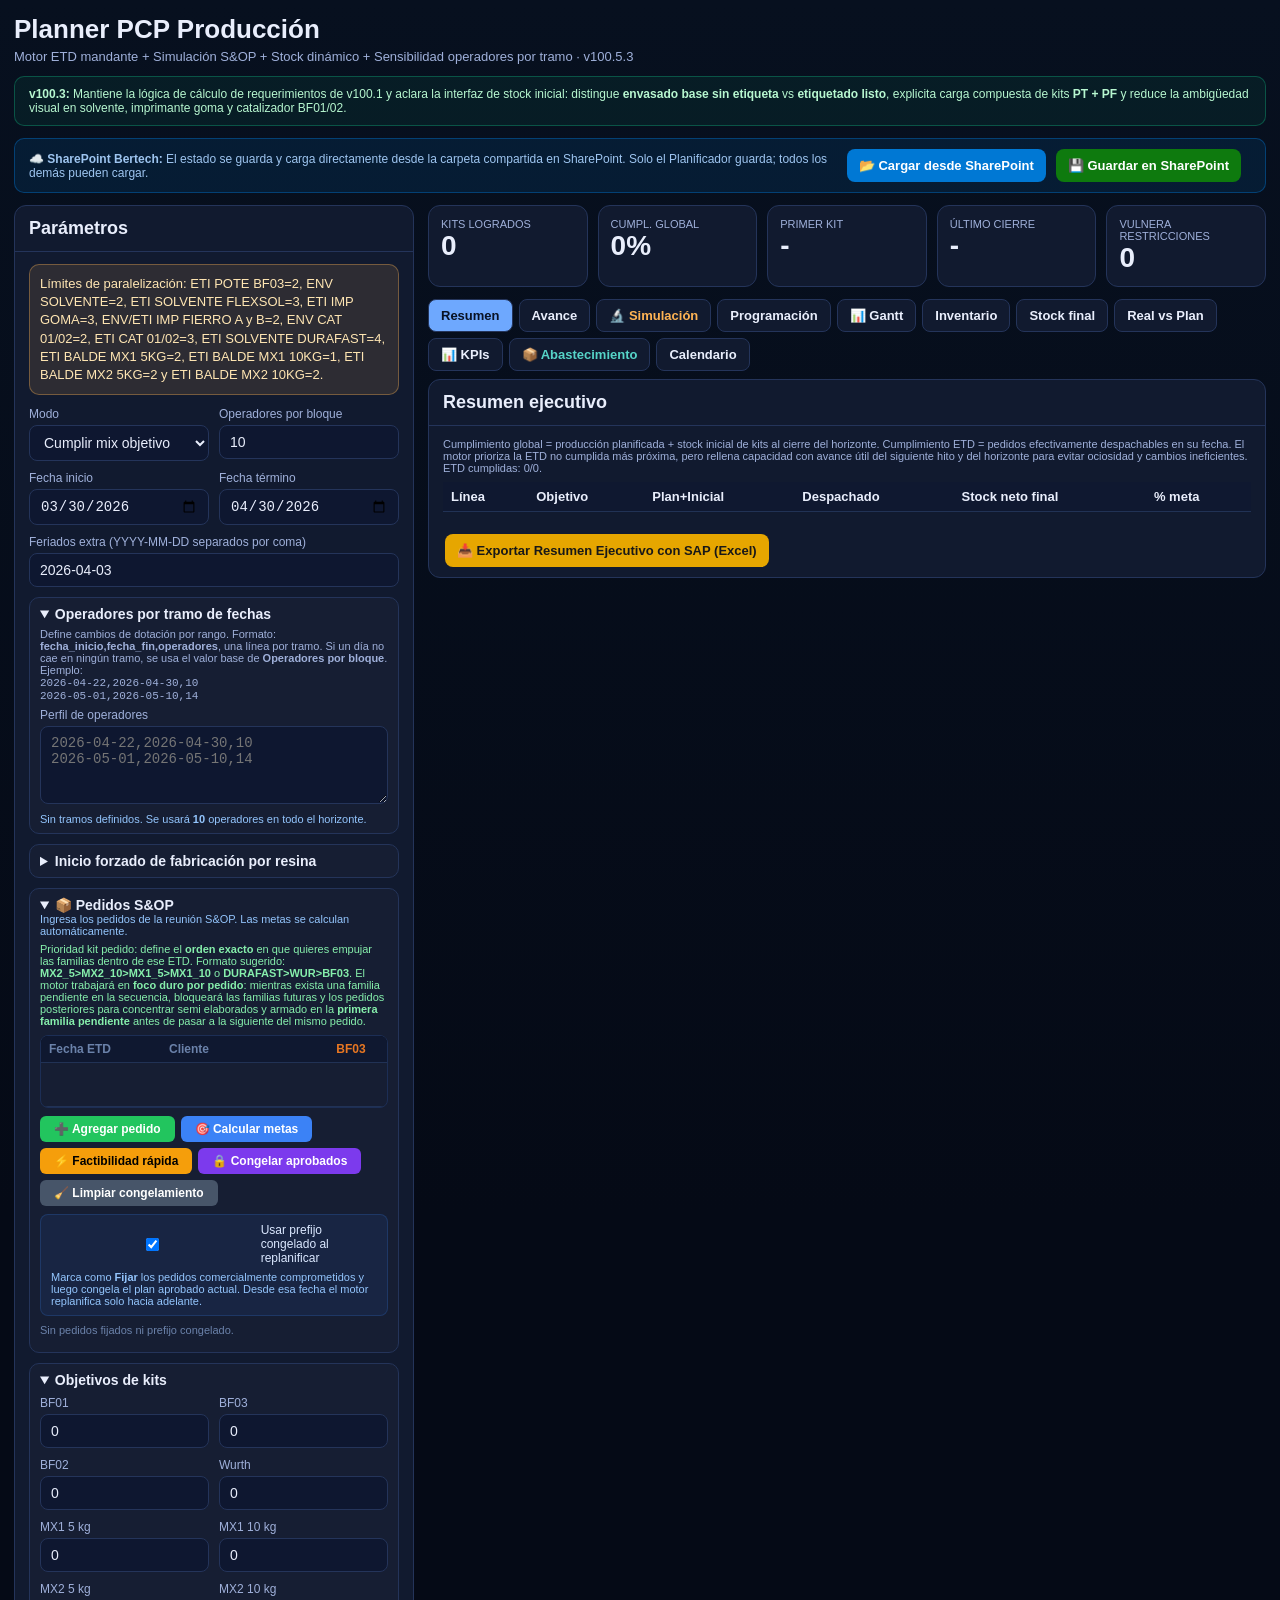
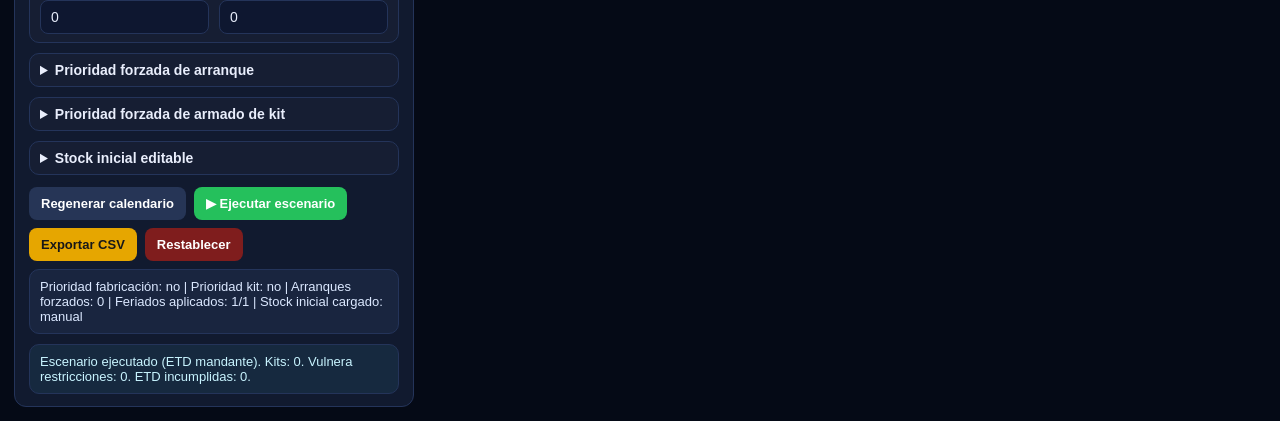
<file: index.html>
<!DOCTYPE html>
<html lang="es">
<head>
<meta charset="UTF-8"><meta name="viewport" content="width=device-width,initial-scale=1">
<title>Planner PCP Producción</title>
<!-- MSAL.js carregado localmente do repositório -->
<script src="msal-browser.min.js"></script>
<script>
// ═══════════════════════════════════════════════════
// INTEGRACIÓN SHAREPOINT via MSAL popup (plano Free SWA)
// ═══════════════════════════════════════════════════
const SP_CONFIG = {
  clientId:    '3f269f44-7daa-4d18-ad6f-693cc0d37c16',
  tenantId:    'f90ffe53-a192-4489-b8ba-a36af4a158e6',
  driveRelPath: '07. Producción/7.4 Planificación y control/7.4.2 Programación de producción/7.4.2.1 PCP/Planner-MPS',
  fileName:    'mps_dados.json',
  graphBase:   'https://graph.microsoft.com/v1.0',
  siteId:      'bertechpty.sharepoint.com:/sites/Bertech_Panama:',
  scopes:      ['https://graph.microsoft.com/Sites.ReadWrite.All','https://graph.microsoft.com/Files.ReadWrite.All']
};

let _msalApp = null;
function getMsalApp() {
  if (!_msalApp) {
    _msalApp = new msal.PublicClientApplication({
      auth: {
        clientId:    SP_CONFIG.clientId,
        authority:   'https://login.microsoftonline.com/' + SP_CONFIG.tenantId,
        redirectUri: window.location.origin + window.location.pathname
      },
      cache: { cacheLocation: 'sessionStorage', storeAuthStateInCookie: false }
    });
  }
  return _msalApp;
}

async function getSpToken() {
  const app = getMsalApp();
  await app.initialize();
  const accounts = app.getAllAccounts();
  const req = { scopes: SP_CONFIG.scopes, account: accounts[0] };
  try {
    if (accounts.length > 0) {
      const res = await app.acquireTokenSilent(req);
      return res.accessToken;
    }
    throw new Error('no account');
  } catch {
    const res = await app.acquireTokenPopup({ scopes: SP_CONFIG.scopes });
    return res.accessToken;
  }
}

async function loadFromSharePoint() {
  const btn = document.getElementById('btnSpLoad');
  const info = document.getElementById('shareInfo');
  try {
    btn.disabled = true;
    info.textContent = '🔄 Conectando al SharePoint...';
    info.style.color = '#7eb8f0';
    const token = await getSpToken();
    const filePath = SP_CONFIG.driveRelPath + '/' + SP_CONFIG.fileName;
    const metaUrl = `${SP_CONFIG.graphBase}/sites/${SP_CONFIG.siteId}/drive/root:/${filePath}`;
    const meta = await fetch(metaUrl, { headers: { Authorization: 'Bearer ' + token } });
    if (!meta.ok) throw new Error('Archivo no encontrado en SharePoint (HTTP ' + meta.status + ')');
    const metaJson = await meta.json();
    const dlUrl = metaJson['@microsoft.graph.downloadUrl'];
    const file = await fetch(dlUrl);
    if (!file.ok) throw new Error('Fallo al descargar el archivo');
    const state = await file.json();
    applyFullState(state);
    renderCalendar();
    if (state.lastPlan && state.lastPlan.schedule && state.lastPlan.schedule.some(d => d.entries && d.entries.length > 0)) {
      const compatible = planCompatibleWithOrders(state.lastPlan, state.orders || []);
      if (compatible) {
        if (confirm('Este archivo contiene un plan coherente con los pedidos actuales. ¿Usar directamente (Sí) o recalcular (No)?')) {
          loadPlanFromJSON(state);
          setStatus('✅ Plan cargado desde SharePoint');
          info.textContent = '✅ Cargado: ' + new Date(state.saved_at).toLocaleString('es-CL');
          info.style.color = '#45d483';
          return;
        }
      }
    }
    runScenario();
    info.textContent = '✅ Cargado desde SharePoint: ' + new Date(state.saved_at).toLocaleString('es-CL');
    info.style.color = '#45d483';
    setStatus('✅ Estado cargado desde SharePoint — ' + SP_CONFIG.fileName);
  } catch (err) {
    info.textContent = '❌ ' + err.message;
    info.style.color = '#ff6b6b';
    setStatus('❌ Error SharePoint: ' + err.message);
    console.error(err);
  } finally {
    btn.disabled = false;
  }
}

async function saveToSharePoint() {
  const btn = document.getElementById('btnSpSave');
  const info = document.getElementById('shareInfo');
  try {
    btn.disabled = true;
    info.textContent = '🔄 Guardando en SharePoint...';
    info.style.color = '#7eb8f0';
    const token = await getSpToken();
    const state = collectFullState();
    const json = JSON.stringify(state, null, 2);
    const filePath = SP_CONFIG.driveRelPath + '/' + SP_CONFIG.fileName;
    const uploadUrl = `${SP_CONFIG.graphBase}/sites/${SP_CONFIG.siteId}/drive/root:/${filePath}:/content`;
    const res = await fetch(uploadUrl, {
      method: 'PUT',
      headers: { Authorization: 'Bearer ' + token, 'Content-Type': 'application/json' },
      body: json
    });
    if (!res.ok) {
      const errBody = await res.text();
      throw new Error('Error al guardar (HTTP ' + res.status + '): ' + errBody.slice(0, 120));
    }
    info.textContent = '✅ Guardado en SharePoint: ' + new Date().toLocaleString('es-CL');
    info.style.color = '#45d483';
    setStatus('✅ Estado guardado en SharePoint — visible para todos los usuarios.');
  } catch (err) {
    info.textContent = '❌ ' + err.message;
    info.style.color = '#ff6b6b';
    setStatus('❌ Error al guardar en SharePoint: ' + err.message);
    console.error(err);
  } finally {
    btn.disabled = false;
  }
}
</script>
<style>
:root{--bg:#0a1020;--panel:#111a2f;--panel2:#0e1730;--border:#24345a;--text:#e9eefc;--muted:#9fb0da;--blue:#6ea8fe;--green:#45d483;--orange:#ffb454;--red:#ff6b6b;--cyan:#56d4c8;--pink:#f0a}
*{box-sizing:border-box}body{margin:0;background:linear-gradient(180deg,#07101f,#050a16 60%);color:var(--text);font-family:Inter,Segoe UI,sans-serif;font-size:14px}
.app{max-width:1650px;margin:0 auto;padding:14px}
h1{margin:0 0 4px;font-size:26px}h2{font-size:18px;margin:0;padding:12px 14px;border-bottom:1px solid var(--border)}
.sub{color:var(--muted);margin-bottom:12px;font-size:13px}
.grid{display:grid;grid-template-columns:400px 1fr;gap:14px}
.panel{background:var(--panel);border:1px solid var(--border);border-radius:12px;overflow:hidden}.body{padding:12px 14px}
.row{display:grid;grid-template-columns:1fr 1fr;gap:10px}
.cards{display:grid;grid-template-columns:repeat(5,1fr);gap:10px;margin-bottom:12px}
.card{background:var(--panel);border:1px solid var(--border);border-radius:12px;padding:12px}
.card .k{font-size:11px;color:var(--muted);text-transform:uppercase}.card .v{font-size:28px;font-weight:800}.card .s{font-size:11px;color:var(--muted)}
label{display:block;font-size:12px;color:var(--muted);margin-bottom:4px}
input,select,textarea{width:100%;background:var(--panel2);border:1px solid var(--border);color:var(--text);border-radius:8px;padding:8px 10px;font-size:14px}
textarea{min-height:78px;resize:vertical;font-family:ui-monospace,SFMono-Regular,Menlo,monospace}
button{border:none;border-radius:8px;padding:9px 12px;font-weight:700;font-size:13px;cursor:pointer}
.btn-primary{background:#25c05c;color:#fff}.btn-secondary{background:#263556;color:#fff}.btn-accent{background:#e6a600;color:#181818}.btn-red{background:#7f1d1d;color:#fff}.btn-share{background:#0078d4;color:#fff}
.btns{display:flex;gap:8px;flex-wrap:wrap}
.note{background:rgba(255,180,84,.12);border:1px solid rgba(255,180,84,.35);padding:10px;border-radius:10px;color:#ffe6b3;line-height:1.4;margin-bottom:12px;font-size:13px}
.share-bar{background:rgba(0,120,212,.12);border:1px solid rgba(0,120,212,.4);padding:10px 14px;border-radius:10px;margin-bottom:12px;display:flex;gap:10px;align-items:center;flex-wrap:wrap}
.share-bar .info{font-size:12px;color:#9ec5f0;flex:1}
table{width:100%;border-collapse:collapse}th,td{padding:7px 8px;border-bottom:1px solid #213255;font-size:13px}th{position:sticky;top:0;background:#0f1830;text-align:left}
.table-wrap{max-height:600px;overflow:auto;border:1px solid var(--border);border-radius:10px}
.tabs{display:flex;gap:6px;flex-wrap:wrap;margin-bottom:8px}
.tab{background:var(--panel);border:1px solid var(--border);color:var(--text);padding:8px 12px;border-radius:8px;cursor:pointer;font-weight:700;font-size:13px}
.tab.active{background:var(--blue);color:#081224}
.view{display:none}.view.active{display:block}
.status{margin-top:10px;padding:9px 10px;border-radius:10px;border:1px solid var(--border);background:rgba(80,213,255,.08);color:#c8f4ff;font-size:13px}
.small{font-size:11px;color:var(--muted)}
details{border:1px solid var(--border);border-radius:10px;padding:8px 10px;background:rgba(255,255,255,.02);margin-top:10px}summary{cursor:pointer;font-weight:700;font-size:14px}
.sap-note{display:block;font-size:10px;color:var(--muted);margin-top:2px}
input.actual-real{width:85px;padding:5px 6px;font-size:12px;background:#153a27;border:1px solid #2e7d56;border-radius:6px;color:var(--text)}
input.time-real{width:110px;padding:5px 6px;font-size:12px;background:#153a27;border:1px solid #2e7d56;border-radius:6px;color:var(--text)}
input.comment-real{min-width:160px;padding:5px 6px;font-size:12px;background:#153a27;border:1px solid #2e7d56;border-radius:6px;color:var(--text)}
.edit-note{background:rgba(69,212,131,.12);border:1px solid rgba(69,212,131,.35);padding:8px;border-radius:8px;color:#c8f7da;margin-bottom:8px;font-size:12px}
.kpi-chart{display:flex;align-items:end;gap:3px;height:80px;margin:8px 0}
.kpi-bar{min-width:18px;border-radius:3px 3px 0 0;transition:height .3s;position:relative}
.kpi-bar span{position:absolute;top:-16px;left:50%;transform:translateX(-50%);font-size:9px;color:var(--muted);white-space:nowrap}
.kpi-row{display:grid;grid-template-columns:repeat(auto-fit,minmax(280px,1fr));gap:12px;margin:12px 0}
.kpi-box{background:var(--panel2);border:1px solid var(--border);border-radius:10px;padding:14px}
.kpi-box .title{font-size:12px;color:var(--muted);text-transform:uppercase;margin-bottom:8px}
.kpi-box .big{font-size:32px;font-weight:800;margin:4px 0}
.prog-bar{height:8px;border-radius:4px;background:#1a2744;overflow:hidden;margin-top:6px}
.prog-fill{height:100%;border-radius:4px}
.trend-row{display:flex;gap:2px;align-items:end;height:50px;margin-top:8px}
.trend-bar{flex:1;min-width:3px;border-radius:2px 2px 0 0}
/* GANTT */
.gantt-wrap{overflow:auto;max-height:620px;border:1px solid var(--border);border-radius:10px}
table.gantt{border-collapse:collapse;font-size:11px;font-family:'JetBrains Mono',monospace;width:max-content}
table.gantt th,table.gantt td{padding:3px 5px;border:1px solid var(--border);white-space:nowrap}
table.gantt th{background:#0f1830;position:sticky;top:0;z-index:3;color:var(--muted);font-weight:600;text-align:center}
table.gantt th.corner{position:sticky;left:0;z-index:4;min-width:160px;text-align:left}
table.gantt td.act-name{position:sticky;left:0;z-index:2;background:var(--panel);font-weight:600;min-width:160px;font-size:11px}
table.gantt td.gc{text-align:center;min-width:24px;font-size:10px;padding:2px 3px}
table.gantt td.gc.empty{color:#1a2744}
table.gantt tr.g-total td{background:#0f1830!important;font-weight:700;color:var(--orange)}
table.gantt tr.g-total td.over{color:var(--red)!important}
.gantt-legend{display:flex;gap:12px;padding:8px 12px;font-size:11px;color:var(--muted);flex-wrap:wrap}
.gantt-legend span{display:inline-flex;align-items:center;gap:4px}
.gantt-legend i{display:inline-block;width:12px;height:12px;border-radius:2px}
</style>
</head>
<body>
<div class="app">
  <h1>Planner PCP Producción</h1>
  <div class="sub">Motor ETD mandante + Simulación S&OP + Stock dinámico + Sensibilidad operadores por tramo · v100.5.3</div>
  <div style="margin-bottom:12px;padding:10px 14px;border-radius:10px;border:1px solid rgba(16,185,129,.35);background:rgba(16,185,129,.08);color:#b7f7d0;font-size:12px"><b>v100.3:</b> Mantiene la lógica de cálculo de requerimientos de v100.1 y aclara la interfaz de stock inicial: distingue <b>envasado base sin etiqueta</b> vs <b>etiquetado listo</b>, explicita carga compuesta de kits <b>PT + PF</b> y reduce la ambigüedad visual en solvente, imprimante goma y catalizador BF01/02.</div>

  <!-- SHARED STORAGE BAR — SharePoint Integration -->
  <div class="share-bar">
    <div class="info">☁️ <b>SharePoint Bertech:</b> El estado se guarda y carga directamente desde la carpeta compartida en SharePoint. Solo el Planificador guarda; todos los demás pueden cargar.</div>
    <button id="btnSpLoad" class="btn-share" onclick="loadFromSharePoint()">📂 Cargar desde SharePoint</button>
    <button id="btnSpSave" class="btn-share" style="background:#0e7a0e" onclick="saveToSharePoint()">💾 Guardar en SharePoint</button>
    <span id="shareInfo" class="small" style="color:#7eb8f0"></span>
  </div>

  <div class="grid">
    <!-- LEFT PANEL -->
    <div class="panel"><h2>Parámetros</h2><div class="body">
      <div class="note">Límites de paralelización: ETI POTE BF03=2, ENV SOLVENTE=2, ETI SOLVENTE FLEXSOL=3, ETI IMP GOMA=3, ENV/ETI IMP FIERRO A y B=2, ENV CAT 01/02=2, ETI CAT 01/02=3, ETI SOLVENTE DURAFAST=4, ETI BALDE MX1 5KG=2, ETI BALDE MX1 10KG=1, ETI BALDE MX2 5KG=2 y ETI BALDE MX2 10KG=2.</div>
      <div class="row">
        <div><label>Modo</label><select id="mode"><option value="mix">Cumplir mix objetivo</option><option value="max">Maximizar kits</option></select></div>
        <div><label>Operadores por bloque</label><input id="ops" type="number" value="10" min="1" max="30"></div>
      </div>
      <div class="row" style="margin-top:10px">
        <div><label>Fecha inicio</label><input id="start" type="date" value="2026-03-30"></div>
        <div><label>Fecha término</label><input id="end" type="date" value="2026-04-30"></div>
      </div>
      <div style="margin-top:10px"><label>Feriados extra (YYYY-MM-DD separados por coma)</label><input id="holidays" value="2026-04-03"></div>
      <details open style="margin-top:10px"><summary>Operadores por tramo de fechas</summary>
        <div class="small" style="margin:6px 0">Define cambios de dotación por rango. Formato: <b>fecha_inicio,fecha_fin,operadores</b>, una línea por tramo. Si un día no cae en ningún tramo, se usa el valor base de <b>Operadores por bloque</b>.<br>Ejemplo:<br><code>2026-04-22,2026-04-30,10</code><br><code>2026-05-01,2026-05-10,14</code></div>
        <label>Perfil de operadores</label>
        <textarea id="opsProfile" placeholder="2026-04-22,2026-04-30,10&#10;2026-05-01,2026-05-10,14"></textarea>
        <div id="opsProfileSummary" class="small" style="margin-top:6px;color:#93c5fd"></div>
      </details>
      <details><summary>Inicio forzado de fabricación por resina</summary>
        <div class="small" style="margin:6px 0">Define la fecha mínima desde la cual cada familia resinosa puede comenzar a fabricarse. Si queda en blanco, se asume disponibilidad inmediata. Esta restricción solo bloquea la <b>fabricación</b>; no bloquea el uso de stock inicial ya disponible.</div>
        <div class="row" style="margin-top:8px">
          <div><label>BF01 desde</label><input id="fs_BF01" type="date"></div>
          <div><label>BF02 desde</label><input id="fs_BF02" type="date"></div>
          <div><label>BF03 desde</label><input id="fs_BF03" type="date"></div>
          <div><label>MX1 A desde</label><input id="fs_MX1A" type="date"></div>
          <div><label>MX1 B desde</label><input id="fs_MX1B" type="date"></div>
          <div><label>MX2 A desde</label><input id="fs_MX2A" type="date"></div>
          <div><label>MX2 B desde</label><input id="fs_MX2B" type="date"></div>
          <div><label>Wurth BF01 desde</label><input id="fs_WUR_BF01" type="date"></div>
        </div>
      </details>
            <details open><summary>📦 Pedidos S&OP</summary>
        <div class="small" style="margin-bottom:8px;color:#93c5fd">Ingresa los pedidos de la reunión S&OP. Las metas se calculan automáticamente.</div>
        <div class="small" style="margin:-2px 0 8px;color:#86efac">Prioridad kit pedido: define el <b>orden exacto</b> en que quieres empujar las familias dentro de ese ETD. Formato sugerido: <b>MX2_5&gt;MX2_10&gt;MX1_5&gt;MX1_10</b> o <b>DURAFAST&gt;WUR&gt;BF03</b>. El motor trabajará en <b>foco duro por pedido</b>: mientras exista una familia pendiente en la secuencia, bloqueará las familias futuras y los pedidos posteriores para concentrar semi elaborados y armado en la <b>primera familia pendiente</b> antes de pasar a la siguiente del mismo pedido.</div>
        <div style="overflow-x:auto;max-height:340px;border:1px solid #1c2e55;border-radius:8px;margin-bottom:8px">
          <table id="ordersTable" style="width:100%;border-collapse:collapse;font-size:13px">
            <thead><tr style="background:#0b1322;position:sticky;top:0;z-index:2">
              <th style="padding:6px 8px;color:#6b82aa;text-align:left;min-width:120px;font-size:12px">Fecha ETD</th>
              <th style="padding:6px 8px;color:#6b82aa;text-align:left;min-width:160px;font-size:12px">Cliente</th>
              <th style="padding:6px 4px;color:#e87722;text-align:center;min-width:60px;font-size:12px">BF03</th>
              <th style="padding:6px 4px;color:#e87722;text-align:center;min-width:60px;font-size:12px">BF01</th>
              <th style="padding:6px 4px;color:#e87722;text-align:center;min-width:60px;font-size:12px">BF02</th>
              <th style="padding:6px 4px;color:#9c27b0;text-align:center;min-width:60px;font-size:12px">Wurth</th>
              <th style="padding:6px 4px;color:#8a8d90;text-align:center;min-width:60px;font-size:12px">MX1 5k</th>
              <th style="padding:6px 4px;color:#8a8d90;text-align:center;min-width:60px;font-size:12px">MX1 10k</th>
              <th style="padding:6px 4px;color:#5ba3cf;text-align:center;min-width:60px;font-size:12px">MX2 5k</th>
              <th style="padding:6px 4px;color:#5ba3cf;text-align:center;min-width:60px;font-size:12px">MX2 10k</th>
              <th style="padding:6px 8px;color:#22c55e;text-align:left;min-width:180px;font-size:12px">Prioridad kit pedido</th>
              <th style="padding:6px 4px;color:#93c5fd;text-align:center;min-width:70px;font-size:12px">Fijar</th>
              <th style="padding:6px;width:30px"></th>
            </tr></thead>
            <tbody id="ordersBody"></tbody>
          </table>
        </div>
        <div style="display:flex;gap:6px;flex-wrap:wrap">
          <button class="btn" style="background:#22c55e;color:#fff;padding:6px 14px;font-size:12px;border-radius:6px;font-weight:700" onclick="addOrder()">➕ Agregar pedido</button>
          <button class="btn" style="background:#3b82f6;color:#fff;padding:6px 14px;font-size:12px;border-radius:6px;font-weight:700" onclick="calcGoalsFromOrders()">🎯 Calcular metas</button>
          <button class="btn" style="background:#f59e0b;color:#000;padding:6px 14px;font-size:12px;border-radius:6px;font-weight:700" onclick="checkFeasibility()">⚡ Factibilidad rápida</button>
          <button class="btn" style="background:#7c3aed;color:#fff;padding:6px 14px;font-size:12px;border-radius:6px;font-weight:700" onclick="freezeApprovedPrefix()">🔒 Congelar aprobados</button>
          <button class="btn" style="background:#475569;color:#fff;padding:6px 14px;font-size:12px;border-radius:6px;font-weight:700" onclick="clearFrozenBaseline()">🧹 Limpiar congelamiento</button>
        </div>
        <div style="margin-top:8px;padding:8px 10px;background:rgba(59,130,246,.08);border:1px solid rgba(59,130,246,.2);border-radius:8px">
          <label style="display:flex;gap:8px;align-items:center;color:#dbe8ff;font-size:12px;margin:0">
            <input id="useFrozenPrefix" type="checkbox" checked onchange="renderFreezeStatus();updateEngineFlags()">
            Usar prefijo congelado al replanificar
          </label>
          <div class="small" style="margin-top:6px;color:#93c5fd">Marca como <b>Fijar</b> los pedidos comercialmente comprometidos y luego congela el plan aprobado actual. Desde esa fecha el motor replanifica solo hacia adelante.</div>
        </div>
        <div id="freezeStatus" style="margin-top:8px"></div>
        <div id="feasibilityReport" style="margin-top:8px"></div>
      </details>
      <details open><summary>Objetivos de kits</summary>
        <div class="row" style="margin-top:8px">
          <div><label>BF01</label><input id="g_BF01" type="number" value="3000"></div>
          <div><label>BF03</label><input id="g_BF03" type="number" value="2000"></div>
          <div><label>BF02</label><input id="g_BF02" type="number" value="0"></div>
          <div><label>Wurth</label><input id="g_WUR" type="number" value="0"></div>
          <div><label>MX1 5 kg</label><input id="g_MX1_5" type="number" value="900"></div>
          <div><label>MX1 10 kg</label><input id="g_MX1_10" type="number" value="835"></div>
          <div><label>MX2 5 kg</label><input id="g_MX2_5" type="number" value="0"></div>
          <div><label>MX2 10 kg</label><input id="g_MX2_10" type="number" value="0"></div>
        </div>
      </details>
      <details><summary>Prioridad forzada de arranque</summary>
        <div class="small" style="margin:6px 0">Si todos estos valores están en 0, se usa el motor automático actual. Si alguno es mayor que 0, se activa la prioridad forzada de arranque respetando igualmente la lógica global de kits, operadores y bloques.</div>
        <div class="row" style="margin-top:8px">
          <div><label>BF01</label><input id="p_BF01" type="number" value="0"></div>
          <div><label>BF02</label><input id="p_BF02" type="number" value="0"></div>
          <div><label>BF03</label><input id="p_BF03" type="number" value="0"></div>
          <div><label>Wurth</label><input id="p_WUR" type="number" value="0"></div>
          <div><label>MX1 A</label><input id="p_MX1A" type="number" value="0"></div>
          <div><label>MX1 B</label><input id="p_MX1B" type="number" value="0"></div>
          <div><label>MX2 A</label><input id="p_MX2A" type="number" value="0"></div>
          <div><label>MX2 B</label><input id="p_MX2B" type="number" value="0"></div>
        </div>
      </details>
      <details><summary>Prioridad forzada de armado de kit</summary>
        <div class="small" style="margin:6px 0">Permite forzar el orden de <b>armado de kits</b> sin cambiar la lógica de fabricación. Usa el mismo criterio: 1 = máxima prioridad. Si todos están en 0, el motor decide automáticamente.</div>
        <div class="row" style="margin-top:8px">
          <div><label>BF01</label><input id="pk_BF01" type="number" value="0"></div>
          <div><label>BF02</label><input id="pk_BF02" type="number" value="0"></div>
          <div><label>BF03</label><input id="pk_BF03" type="number" value="0"></div>
          <div><label>Wurth</label><input id="pk_WUR" type="number" value="0"></div>
          <div><label>MX1 5 kg</label><input id="pk_MX1_5" type="number" value="0"></div>
          <div><label>MX1 10 kg</label><input id="pk_MX1_10" type="number" value="0"></div>
          <div><label>MX2 5 kg</label><input id="pk_MX2_5" type="number" value="0"></div>
          <div><label>MX2 10 kg</label><input id="pk_MX2_10" type="number" value="0"></div>
        </div>
      </details>
      <details><summary>Stock inicial editable</summary>
        <div class="small" style="margin:6px 0">Carga automática desde TXT de SAP disponible abajo. <b>No son duplicados:</b> los ítems <b>envasados base</b> (sin etiqueta) alimentan a los ítems <b>etiquetados/listos</b>. Para BF01/BF02/BF03, la resina envasada normal y la resina P/E se suman en un solo pool base al cargar TXT. Los kits iniciales pueden cargarse manualmente y, desde TXT SAP, se calculan como <b>PT + PF</b> cuando exista ese mapeo compuesto.</div>
        <div class="row" id="stockGrid"></div><div style="margin-top:10px;display:flex;gap:8px;align-items:center;flex-wrap:wrap"><input id="sapFile" type="file" accept=".txt" style="max-width:260px"><button type="button" class="btn-secondary" onclick="loadSapTxt()">Cargar TXT SAP</button></div>
      </details>
      <div class="small" id="sapInfo" style="margin-top:8px;color:#9fb0da"></div>
      <div class="btns" style="margin-top:12px">
        <button class="btn-secondary" onclick="regenerateCalendar()">Regenerar calendario</button>
        <button class="btn-primary" onclick="runScenario()">▶ Ejecutar escenario</button>
        <button class="btn-accent" onclick="exportCSV()">Exportar CSV</button>
        <button class="btn-red" onclick="resetDefaults()">Restablecer</button>
      </div>
      <div id="engineFlags" class="status" style="margin-top:8px;background:rgba(110,168,254,.08);color:#dbe8ff">Motor: Heurístico ETD v52 | Simulación S&OP: activa</div><div id="status" class="status">Listo para ejecutar.</div>
    </div></div>

    <!-- RIGHT PANEL -->
    <div>
      <div class="cards">
        <div class="card"><div class="k">Kits logrados</div><div class="v" id="kpi_total">0</div></div>
        <div class="card"><div class="k">Cumpl. global</div><div class="v" id="kpi_fill">0%</div></div>
        <div class="card"><div class="k">Primer kit</div><div class="v" id="kpi_first">-</div></div>
        <div class="card"><div class="k">Último cierre</div><div class="v" id="kpi_last">-</div></div>
        <div class="card"><div class="k">Vulnera restricciones</div><div class="v" id="kpi_viol">0</div></div>
      </div>
      <div class="tabs">
        <div class="tab active" data-view="resumen">Resumen</div>
        <div class="tab" data-view="avance">Avance</div>
        <div class="tab" data-view="simulacion" style="color:#ffb454;font-weight:800">🔬 Simulación</div>
        <div class="tab" data-view="programacion">Programación</div>
        <div class="tab" data-view="gantt">📊 Gantt</div>
        <div class="tab" data-view="inventario">Inventario</div>
        <div class="tab" data-view="stockfinal">Stock final</div>
        <div class="tab" data-view="reales">Real vs Plan</div>
        <div class="tab" data-view="kpis">📊 KPIs</div>
        <div class="tab" data-view="abast" style="color:#56d4c8;font-weight:800">📦 Abastecimiento</div>
        <div class="tab" data-view="calendario">Calendario</div>
      </div>
      <div id="view_resumen" class="view active panel"><h2>Resumen ejecutivo</h2><div class="body" id="resumenBody"></div>
        <div class="btns" style="padding:10px 16px"><button class="btn-accent" onclick="exportResumenEjecutivoXLS()">📥 Exportar Resumen Ejecutivo con SAP (Excel)</button></div>
      </div>
      <div id="view_avance" class="view panel"><h2>Avance de kits</h2><div class="body table-wrap"><table id="avanceTable"></table></div></div>
      <div id="view_simulacion" class="view panel"><h2>🔬 Simulación S&OP</h2><div class="body" id="simBody">
        <div class="note" style="margin-bottom:12px">
          <b>Reunión S&OP:</b> ¿Cuánto me piden? ¿Cuánto puedo entregar? ¿Cuándo tendría todo? ¿Qué me queda después de despachar?<br>
          <b>Uso:</b> Modifica operadores o fechas ETD → Ejecutar escenario → Esta pestaña se actualiza automáticamente.
        </div>
        <div class="btns" style="margin-bottom:10px">
          <button class="btn-primary" onclick="runSimAnalysis()">🔄 Análisis sensibilidad operadores (8-15)</button>
          <button class="btn-accent" onclick="exportSimXLS()">📥 Exportar simulación Excel</button>
        </div>
        <div id="simETD"></div>
        <div id="simOps"></div>
      </div></div>
      <div id="view_programacion" class="view panel"><h2>Programación por bloque</h2><div class="body"><div class="small" style="margin-bottom:8px">Esta tabla muestra solo el plan programado. No incluye el stock inicial de kits terminados ya disponibles.</div><div class="table-wrap"><table id="progTable"></table></div></div></div>
      <div id="view_gantt" class="view panel"><h2>📊 Carta Gantt de Producción</h2><div class="body">
        <div class="gantt-legend">
          <span><i style="background:#e87722"></i> BF03 / naranjo</span>
          <span><i style="background:#8a8d90"></i> BF01 y MX1 / gris</span>
          <span><i style="background:#5ba3cf"></i> BF02 y MX2 / celeste</span>
          <span><i style="background:#e87722"></i> Solventes</span>
          <span><i style="background:#4caf50"></i> Imp. Goma</span>
          <span><i style="background:#ffc107"></i> Fierros A/B</span>
          <span><i style="background:#4a4a4a"></i> Cat BF03</span>
          <span style="margin-left:auto"><b>Celda = operadores + unidades · encabezado con día</b></span>
        </div>
        <div style="margin-bottom:8px"><button class="btn-accent" onclick="exportGanttExcel()">📥 Exportar Gantt a Excel</button></div>
        <div class="gantt-wrap" id="ganttContainer"></div>
      </div></div>
      <div id="view_inventario" class="view panel"><h2>Inventario dinámico y despachos</h2><div class="body" id="invWrap"></div></div>
      <div id="view_stockfinal" class="view panel"><h2>Stock final</h2><div class="body" id="stockFinalWrap"></div></div>
      <div id="view_reales" class="view panel"><h2>Real vs Plan</h2><div class="body">
        <div class="edit-note">Registra las cantidades reales producidas por día. Los datos se guardan en el archivo compartido al presionar "💾 Guardar al Compartido".</div>
        <div id="actualsInfo" class="small" style="margin-bottom:8px"></div>
        <div class="btns" style="margin-bottom:8px">
          <button class="btn-accent" onclick="exportActualsCSV()">Exportar reales CSV</button>
          <button class="btn-accent" onclick="exportSnapshotCSV()">Exportar plan-real CSV</button>
        </div>
        <div class="table-wrap" style="max-height:350px"><table id="actualsTable"></table></div>
        <div style="margin-top:12px" class="table-wrap"><table id="kpiTable"></table></div>
      </div></div>
      <div id="view_kpis" class="view panel"><h2>📊 KPIs de Producción</h2><div class="body" id="kpiChartsBody"></div></div>
      <div id="view_abast" class="view panel"><h2>📦 Abastecimiento Mensual</h2><div class="body" id="abastBody">
        <div class="note" style="margin-bottom:12px">
          <b>Reunión Logística:</b> Consumos de materias primas e insumos para los próximos meses.<br>
          <b>Modo 1 (Teórico):</b> Cálculo matemático puro — demanda → BOM → batches necesarios. No depende de la capacidad ni del motor heurístico.<br>
          <b>Modo 2 (Plan Real):</b> Extrae los datos del plan ejecutado (pestaña Resumen). Usa el stock real al cierre de cada mes según la planificación con capacidad, cuellos de botella y secuencia real.<br>
          <b>Importante:</b> Para usar el Modo 2, primero ejecuta el escenario principal (▶ Ejecutar escenario).
        </div>
        <div style="display:flex;gap:10px;flex-wrap:wrap;margin-bottom:14px">
          <button onclick="runAbastecimiento()" style="padding:10px 18px;font-size:13px;font-weight:700;border-radius:8px;cursor:pointer;border:2px solid #22c55e;background:rgba(34,197,94,.12);color:#45d483">🔄 Modo 1: Calcular teórico (matemática pura)</button>
          <button onclick="runAbastReal()" style="padding:10px 18px;font-size:13px;font-weight:700;border-radius:8px;cursor:pointer;border:2px solid #3b82f6;background:rgba(59,130,246,.12);color:#6ea8fe">📊 Modo 2: Extraer del plan ejecutado (corte mensual)</button>
          <button onclick="exportAbastXLS()" style="padding:10px 18px;font-size:13px;font-weight:700;border-radius:8px;cursor:pointer;border:2px solid #f59e0b;background:rgba(245,158,11,.12);color:#fbbf24">📥 Exportar a Excel</button>
        </div>
        <div id="abastResults"></div>
      </div></div>
      <div id="view_calendario" class="view panel"><h2>Calendario editable</h2><div class="body table-wrap"><table id="calTable"></table></div></div>
    </div>
  </div>
</div>

<script>
// ═══════════════════════════════════════════════════
// CONSTANTS (identical to v14)
// ═══════════════════════════════════════════════════
const STOCK_KEYS=['res_bf03','res_bf03_labeled','res_bf01','res_bf01_labeled','res_bf02','res_bf02_labeled','pot_bf03_prep','pot_bf01_prep','pot_bf02_prep','res_wur','pot_wur_prep','env_solv','solv_flex_prep','solv_dur_prep','solv_wur_prep','imp_goma_filled','imp_goma_prep','imp_goma_wur_prep','cat_bf03','cat0102_filled','cat0102_prep','cat_wur_prep','impfa_filled','impfa_prep','impfb_filled','impfb_prep','dur1a','dur1b','dur2a','dur2b','balde5_prep','balde10_prep','balde5mx2_prep','balde10mx2_prep','paleta_cortada','brocha_con_logo','brocha_limpia','res_bf03_revisada','cat_bf03_revisado','res_condoneada_bf01','res_condoneada_bf02','res_condoneada_wur','imp_condoneado_ab','kit_bf03','kit_bf01','kit_bf02','kit_wur','kit_mx1_5','kit_mx1_10','kit_mx2_5','kit_mx2_10'];
const FAMILIES={
 // v100.5: el BOM de kit considera solo los componentes terminales que realmente entran al armado.
 // Cuando existe una operación previa de transformación (condoneado, revisión, etiquetado), el kit consume
 // la salida terminal de esa transformación y no el intermedio para evitar doble conteo.
 // Los envasados intermedios (env_solv, imp_goma_filled, cat0102_filled, impfa_filled, impfb_filled)
 // se descuentan al etiquetar/transformar y su necesidad se deriva desde los etiquetados consumidores.
 BF03:{label:'BF03',kitCap:500,kitOps:3,bom:{pot_bf03_prep:1,solv_flex_prep:1,imp_goma_prep:1,paleta_cortada:1,res_bf03_revisada:1,cat_bf03_revisado:1,imp_condoneado_ab:1}},
 BF01:{label:'BF01',kitCap:840,kitOps:3,bom:{solv_flex_prep:1,imp_goma_prep:1,cat0102_prep:1,res_condoneada_bf01:1}},
 BF02:{label:'BF02',kitCap:840,kitOps:3,bom:{solv_flex_prep:1,imp_goma_prep:1,cat0102_prep:1,impfa_prep:1,impfb_prep:1,res_condoneada_bf02:1}},
 MX1_5:{label:'MX1 5',kitCap:300,kitOps:3,bom:{dur1a:1,dur1b:1,solv_dur_prep:2,balde5_prep:1}},
 MX1_10:{label:'MX1 10',kitCap:300,kitOps:3,bom:{dur1a:2,dur1b:2,solv_dur_prep:2,balde10_prep:1}},
 MX2_5:{label:'MX2 5',kitCap:300,kitOps:3,bom:{dur2a:1,dur2b:1,solv_dur_prep:2,balde5mx2_prep:1}},
 MX2_10:{label:'MX2 10',kitCap:300,kitOps:3,bom:{dur2a:2,dur2b:2,solv_dur_prep:2,balde10mx2_prep:1}},
 WUR:{label:'Wurth',kitCap:840,kitOps:3,bom:{solv_wur_prep:1,imp_goma_wur_prep:1,cat_wur_prep:1,brocha_limpia:1,res_condoneada_wur:1}}
};
const KIT_STOCK_MAP={BF03:'kit_bf03',BF01:'kit_bf01',BF02:'kit_bf02',WUR:'kit_wur',MX1_5:'kit_mx1_5',MX1_10:'kit_mx1_10',MX2_5:'kit_mx2_5',MX2_10:'kit_mx2_10'};
let scenarioInitialStock={};
const ACTS={
 ENV_SOLV:{ops:1,cap8:1000,inv:'env_solv',label:'ENVASADO SOLVENTE'},ETI_SOLV_FLEX:{ops:1,cap8:420,inv:'solv_flex_prep',label:'ETIQUETADO SOLVENTE FLEXSOL'},ETI_SOLV_DUR:{ops:1,cap8:420,inv:'solv_dur_prep',label:'ETIQUETADO SOLVENTE DURAFAST'},
 ENV_IMP_GOMA:{ops:1,cap8:840,inv:'imp_goma_filled',label:'ENVASADO IMPRIMANTE GOMA'},ETI_IMP_GOMA:{ops:1,cap8:420,inv:'imp_goma_prep',label:'ETIQUETADO IMPRIMANTE GOMA'},
 CAT_BF03:{ops:2,cap8:400,inv:'cat_bf03',label:'CATALIZADOR BF03 ENV/ET'},ENV_IMP_FA:{ops:1,cap8:400,inv:'impfa_filled',label:'ENVASADO IMP FIERRO A'},ETI_IMP_FA:{ops:1,cap8:600,inv:'impfa_prep',label:'ETIQUETADO IMP FIERRO A'},
 ENV_IMP_FB:{ops:1,cap8:400,inv:'impfb_filled',label:'ENVASADO IMP FIERRO B'},ETI_IMP_FB:{ops:1,cap8:600,inv:'impfb_prep',label:'ETIQUETADO IMP FIERRO B'},
 ETI_POTE_BF03:{ops:1,cap8:520,inv:'pot_bf03_prep',label:'ETIQUETADO POTE BF03'},ETI_POTE_BF01:{ops:1,cap8:840,inv:'pot_bf01_prep',label:'ETIQUETADO POTE BF01'},ETI_POTE_BF02:{ops:1,cap8:840,inv:'pot_bf02_prep',label:'ETIQUETADO POTE BF02'},
 ENV_CAT_0102:{ops:1,cap8:840,inv:'cat0102_filled',label:'ENVASADO CATALIZADOR BF01/02'},ETI_CAT_0102:{ops:1,cap8:420,inv:'cat0102_prep',label:'ETIQUETADO CATALIZADOR BF01/02'},
 ETI_BALDE5:{ops:1,cap8:400,inv:'balde5_prep',label:'ETIQUETADO BALDE DURAFAST MX1 5KG'},ETI_BALDE10:{ops:1,cap8:300,inv:'balde10_prep',label:'ETIQUETADO BALDE DURAFAST MX1 10KG'},ETI_BALDE5_MX2:{ops:1,cap8:400,inv:'balde5mx2_prep',label:'ETIQUETADO BALDE MX2 5KG'},ETI_BALDE10_MX2:{ops:1,cap8:300,inv:'balde10mx2_prep',label:'ETIQUETADO BALDE MX2 10KG'},
 ETI_POTE_WUR:{ops:1,cap8:840,inv:'pot_wur_prep',label:'ETIQUETADO POTE WURTH'},
 ETI_SOLV_WUR:{ops:1,cap8:420,inv:'solv_wur_prep',label:'ETIQUETADO SOLVENTE WURTH'},
 ETI_IMP_GOMA_WUR:{ops:1,cap8:420,inv:'imp_goma_wur_prep',label:'ETIQUETADO IMPRIMANTE GOMA WURTH'},
 ETI_CAT_WUR:{ops:1,cap8:420,inv:'cat_wur_prep',label:'ETIQUETADO CATALIZADOR WURTH'},
 CORTE_PALETA:{ops:1,cap8:2400,inv:'paleta_cortada',label:'CORTE PALETAS 8.5 BF03'},
 CONDONEADO_BF01:{ops:2,cap8:960,inv:'res_condoneada_bf01',label:'CONDONEADO RESINA BF01'},
 CONDONEADO_BF02:{ops:2,cap8:960,inv:'res_condoneada_bf02',label:'CONDONEADO RESINA BF02'},
 CONDONEADO_WUR:{ops:2,cap8:960,inv:'res_condoneada_wur',label:'CONDONEADO RESINA WURTH'},
 CONDONEADO_IMP:{ops:1,cap8:800,inv:'imp_condoneado_ab',label:'CONDONEADO IMP FIERRO A/B'},
 LIMPIEZA_BROCHA:{ops:2,cap8:4000,inv:'brocha_limpia',label:'LIMPIEZA BROCHAS'},
 REVISION_RES_BF03:{ops:1,cap8:480,inv:'res_bf03_revisada',label:'REVISIÓN RESINAS BF03'},
 REVISION_CAT_BF03:{ops:1,cap8:1360,inv:'cat_bf03_revisado',label:'REVISIÓN CATALIZADOR BF03'}
};
const MAX_PARALLEL={ENV_SOLV:2,ENV_IMP_GOMA:2,ETI_SOLV_FLEX:4,ETI_SOLV_DUR:4,CAT_BF03:1,ENV_IMP_FA:2,ETI_IMP_FA:4,ENV_IMP_FB:3,ETI_IMP_FB:4,ETI_POTE_BF03:4,ETI_POTE_BF01:4,ETI_POTE_BF02:4,ETI_POTE_WUR:4,ENV_CAT_0102:2,ETI_CAT_0102:4,ETI_CAT_WUR:4,ETI_SOLV_WUR:4,ETI_IMP_GOMA_WUR:4,ETI_BALDE5:2,ETI_BALDE10:1,ETI_BALDE5_MX2:2,ETI_BALDE10_MX2:2,CORTE_PALETA:4,CONDONEADO_BF01:4,CONDONEADO_BF02:4,CONDONEADO_WUR:4,CONDONEADO_IMP:4,LIMPIEZA_BROCHA:4,REVISION_RES_BF03:4,REVISION_CAT_BF03:4};
const FABACTS={BF03:{b1_ops:3,env_ops:7,output:690,inv:'res_bf03',label:'FABRICACION BF03',env_label:'ENVASADO BF03'},BF01:{b1_ops:3,env_ops:7,output:1000,inv:'res_bf01',label:'FABRICACION BF01',env_label:'ENVASADO BF01'},BF02:{b1_ops:3,env_ops:7,output:1000,inv:'res_bf02',label:'FABRICACION BF02',env_label:'ENVASADO BF02'},MX1A:{b1_ops:3,env_ops:5,output:514,inv:'dur1a',label:'FABRICACION MX1 A',env_label:'ENVASADO MX1 A'},MX1B:{b1_ops:3,env_ops:5,output:514,inv:'dur1b',label:'FABRICACION MX1 B',env_label:'ENVASADO MX1 B'},MX2A:{b1_ops:3,env_ops:5,output:514,inv:'dur2a',label:'FABRICACION MX2 A',env_label:'ENVASADO MX2 A'},MX2B:{b1_ops:3,env_ops:5,output:514,inv:'dur2b',label:'FABRICACION MX2 B',env_label:'ENVASADO MX2 B'},WUR_BF01:{b1_ops:3,env_ops:7,output:1000,inv:'res_wur',label:'FABRICACION WURTH (BF01)',env_label:'ENVASADO WURTH (BF01)'}};
const FAMILY_PREP_ACTS={BF03:['ETI_POTE_BF03','ENV_SOLV','ETI_SOLV_FLEX','ENV_IMP_GOMA','ETI_IMP_GOMA','ENV_IMP_FA','ETI_IMP_FA','ENV_IMP_FB','ETI_IMP_FB','CAT_BF03','CORTE_PALETA','CONDONEADO_IMP','REVISION_RES_BF03','REVISION_CAT_BF03'],BF01:['ETI_POTE_BF01','ENV_SOLV','ETI_SOLV_FLEX','ENV_IMP_GOMA','ETI_IMP_GOMA','ENV_CAT_0102','ETI_CAT_0102','CONDONEADO_BF01'],BF02:['ETI_POTE_BF02','ENV_SOLV','ETI_SOLV_FLEX','ENV_IMP_GOMA','ETI_IMP_GOMA','ENV_CAT_0102','ETI_CAT_0102','ENV_IMP_FA','ETI_IMP_FA','ENV_IMP_FB','ETI_IMP_FB','CONDONEADO_BF02'],WUR:['ETI_POTE_WUR','ENV_SOLV','ETI_SOLV_WUR','ENV_IMP_GOMA','ETI_IMP_GOMA_WUR','ENV_CAT_0102','ETI_CAT_WUR','CONDONEADO_WUR','LIMPIEZA_BROCHA'],MX1_5:['ENV_SOLV','ETI_SOLV_DUR','ETI_BALDE5'],MX1_10:['ENV_SOLV','ETI_SOLV_DUR','ETI_BALDE10'],MX2_5:['ENV_SOLV','ETI_SOLV_DUR','ETI_BALDE5_MX2'],MX2_10:['ENV_SOLV','ETI_SOLV_DUR','ETI_BALDE10_MX2']};
// Prerequisitos: actividad solo puede ejecutarse si hay stock del insumo requerido
const ACT_PREREQS={
  CONDONEADO_BF01:['res_bf01','pot_bf01_prep'],
  CONDONEADO_BF02:['res_bf02','pot_bf02_prep'],
  CONDONEADO_WUR:['res_wur','pot_wur_prep'],
  CONDONEADO_IMP:['impfa_prep','impfb_prep'],
  REVISION_RES_BF03:['res_bf03'],
  REVISION_CAT_BF03:['cat_bf03'],
  LIMPIEZA_BROCHA:['brocha_con_logo'],
  ETI_SOLV_FLEX:['env_solv'],
  ETI_SOLV_DUR:['env_solv'],
  ETI_SOLV_WUR:['env_solv'],
  ETI_IMP_GOMA:['imp_goma_filled'],
  ETI_IMP_GOMA_WUR:['imp_goma_filled'],
  ETI_CAT_0102:['cat0102_filled'],
  ETI_CAT_WUR:['cat0102_filled'],
  ETI_IMP_FA:['impfa_filled'],
  ETI_IMP_FB:['impfb_filled']
};

function getCondoneadoLimit(act,stock){
  const prereqs=ACT_PREREQS[act];
  if(!prereqs)return Infinity;
  return Math.min(...prereqs.map(p=>Number(stock[p]||0)));
}
// Source material consumed by condoneado/revision activities
const ACT_SOURCE_CONSUME={
  CONDONEADO_BF01:{consume:['res_bf01','pot_bf01_prep'],produce:'res_condoneada_bf01'},
  CONDONEADO_BF02:{consume:['res_bf02','pot_bf02_prep'],produce:'res_condoneada_bf02'},
  CONDONEADO_WUR:{consume:['res_wur','pot_wur_prep'],produce:'res_condoneada_wur'},
  CONDONEADO_IMP:{consume:['impfa_prep','impfb_prep'],produce:'imp_condoneado_ab'},
  REVISION_RES_BF03:{consume:'res_bf03',produce:'res_bf03_revisada'},
  REVISION_CAT_BF03:{consume:'cat_bf03',produce:'cat_bf03_revisado'},
  LIMPIEZA_BROCHA:{consume:'brocha_con_logo',produce:'brocha_limpia'},
  ETI_SOLV_FLEX:{consume:'env_solv',produce:'solv_flex_prep'},
  ETI_SOLV_DUR:{consume:'env_solv',produce:'solv_dur_prep'},
  ETI_SOLV_WUR:{consume:'env_solv',produce:'solv_wur_prep'},
  ETI_IMP_GOMA:{consume:'imp_goma_filled',produce:'imp_goma_prep'},
  ETI_IMP_GOMA_WUR:{consume:'imp_goma_filled',produce:'imp_goma_wur_prep'},
  ETI_CAT_0102:{consume:'cat0102_filled',produce:'cat0102_prep'},
  ETI_CAT_WUR:{consume:'cat0102_filled',produce:'cat_wur_prep'},
  ETI_IMP_FA:{consume:'impfa_filled',produce:'impfa_prep'},
  ETI_IMP_FB:{consume:'impfb_filled',produce:'impfb_prep'}
};

// v100: mapeo inverso de envasados intermedios compartidos → etiquetados consumidores.
// Esto obliga a programar el bulk correcto antes del etiquetado y evita depender de heurísticas u holguras.
const BULK_TO_LABELS_MAP={
  env_solv:[
    {act:'ETI_SOLV_FLEX',out:'solv_flex_prep',applies:fam=>['BF01','BF02','BF03'].includes(fam)},
    {act:'ETI_SOLV_DUR',out:'solv_dur_prep',applies:fam=>['MX1_5','MX1_10','MX2_5','MX2_10'].includes(fam)},
    {act:'ETI_SOLV_WUR',out:'solv_wur_prep',applies:fam=>fam==='WUR'}
  ],
  imp_goma_filled:[
    {act:'ETI_IMP_GOMA',out:'imp_goma_prep',applies:fam=>['BF01','BF02','BF03'].includes(fam)},
    {act:'ETI_IMP_GOMA_WUR',out:'imp_goma_wur_prep',applies:fam=>fam==='WUR'}
  ],
  cat0102_filled:[
    {act:'ETI_CAT_0102',out:'cat0102_prep',applies:fam=>['BF01','BF02'].includes(fam)},
    {act:'ETI_CAT_WUR',out:'cat_wur_prep',applies:fam=>fam==='WUR'}
  ],
  impfa_filled:[{act:'ETI_IMP_FA',out:'impfa_prep',applies:fam=>['BF02','BF03'].includes(fam)}],
  impfb_filled:[{act:'ETI_IMP_FB',out:'impfb_prep',applies:fam=>['BF02','BF03'].includes(fam)}]
};
const BULK_KEYS=Object.keys(BULK_TO_LABELS_MAP);
function isBulkSemiKey(k){return BULK_KEYS.includes(k);}

const FAMILY_FABS={BF03:['BF03'],BF01:['BF01'],BF02:['BF02'],WUR:['WUR_BF01'],MX1_5:['MX1A','MX1B'],MX1_10:['MX1A','MX1B'],MX2_5:['MX2A','MX2B'],MX2_10:['MX2A','MX2B']};
const STOCK_META=[
  {key:'res_bf01',label:'Resina envasada Flexsol BF01 (pool para etiquetar)',sap:'PS001REF001',used:true},
  {key:'res_bf01_labeled',label:'Resina envasada Flexsol BF01 P/E (se suma al pool)',sap:'PS002REF001',used:false},
  {key:'res_bf02',label:'Resina envasada Flexsol BF02 (pool para etiquetar)',sap:'PS001REF002',used:true},
  {key:'res_bf02_labeled',label:'Resina envasada Flexsol BF02 P/E (se suma al pool)',sap:'PS002REF002',used:false},
  {key:'res_bf03',label:'Resina envasada Flexsol BF03 (pool para etiquetar)',sap:'PS001REF003',used:true},
  {key:'res_bf03_labeled',label:'Resina envasada Flexsol BF03 P/E (se suma al pool)',sap:'PS002REF003',used:false},
  {key:'pot_bf01_prep',label:'Pote/resina BF01 etiquetado (requerido antes de condonear)',sap:'PS000PER001',used:true},
  {key:'pot_bf02_prep',label:'Pote/resina BF02 etiquetado (requerido antes de condonear)',sap:'PS000PER002',used:true},
  {key:'pot_bf03_prep',label:'Pote etiquetado resina BF03 40oz',sap:'PS000PER003',used:true},
  {key:'env_solv',label:'Solvente envasado base sin etiqueta 60ml (pool Flexsol/Wurth/Durafast)',sap:'PS002SOD002',used:true},
  {key:'solv_flex_prep',label:'Botella llena etiquetada solvente Flexsol',sap:'PS000BEF001',used:true},
  {key:'solv_dur_prep',label:'Botella llena etiquetada solvente Durafast',sap:'IN000BET011',used:true},
  {key:'imp_goma_filled',label:'Imprimante goma envasado base sin etiqueta (pool Flexsol/Wurth)',sap:'PS001IEG001',used:true},
  {key:'imp_goma_prep',label:'Botella llena etiquetada imprimante goma Flexsol',sap:'PS000BET006',used:true},
  {key:'cat0102_filled',label:'Catalizador BF01/02 envasado base sin etiqueta (pool Flexsol/Wurth)',sap:'PS001CAF001',used:true},
  {key:'cat0102_prep',label:'Botella llena etiquetada catalizador BF01/02 Flexsol',sap:'PS000BET007',used:true},
  {key:'cat_bf03',label:'Catalizador BF03 envasado',sap:'PS001CAF003',used:true},
  {key:'impfa_filled',label:'Imprimante fierro A envasado',sap:'PS001IEF001',used:true},
  {key:'impfa_prep',label:'Botella etiquetada fierro A',sap:'PS001IET001',used:true},
  {key:'impfb_filled',label:'Imprimante fierro B envasado',sap:'PS001IEF002',used:true},
  {key:'impfb_prep',label:'Botella etiquetada fierro B',sap:'PS001IET002',used:true},
  {key:'dur1a',label:'Componente A MX1 2.5kg',sap:'PS002RED001',used:true},
  {key:'dur1b',label:'Componente B MX1 2.5kg',sap:'PS002END001',used:true},
  {key:'dur2a',label:'Componente A MX2 2.5kg',sap:'PS002RED002',used:true},
  {key:'dur2b',label:'Componente B MX2 2.5kg',sap:'PS002END002',used:true},
  {key:'balde5_prep',label:'Balde etiquetado MX1 5kg',sap:'PS000BET002',used:true},
  {key:'balde10_prep',label:'Balde etiquetado MX1 10kg',sap:'PS000BET005',used:true},
  {key:'balde5mx2_prep',label:'Balde etiquetado MX2 5kg',sap:'PS000BET004',used:true},
  {key:'balde10mx2_prep',label:'Balde etiquetado MX2 10kg',sap:'PS000BET003',used:true},
  {key:'kit_bf03',label:'Kit armado BF03 (stock inicial manual / SAP PT+PF)',sap:'',used:true,manual:true},
  {key:'kit_bf01',label:'Kit armado BF01 (stock inicial manual / SAP PT+PF)',sap:'',used:true,manual:true},
  {key:'kit_bf02',label:'Kit armado BF02 (stock inicial manual / SAP PT+PF)',sap:'',used:true,manual:true},
  {key:'kit_mx1_5',label:'Kit armado MX1 5kg (stock inicial manual / SAP PT+PF)',sap:'',used:true,manual:true},
  {key:'kit_mx1_10',label:'Kit armado MX1 10kg (stock inicial manual / SAP PT+PF)',sap:'',used:true,manual:true},
  {key:'kit_mx2_5',label:'Kit armado MX2 5kg (stock inicial manual / SAP PT+PF)',sap:'',used:true,manual:true},
  {key:'kit_mx2_10',label:'Kit armado MX2 10kg (stock inicial manual / SAP PT+PF)',sap:'',used:true,manual:true},
  {key:'res_wur',label:'Resina envasada Wurth BF01 lista para condoneado/kit',sap:'PS005REW001',used:true},
  {key:'pot_wur_prep',label:'Pote/resina Wurth etiquetado (requerido antes de condonear)',sap:'PS000PEW001',used:true},
  {key:'solv_wur_prep',label:'Botella llena etiquetada solvente Wurth',sap:'PS005BEW001',used:true},
  {key:'imp_goma_wur_prep',label:'Botella llena etiquetada imprimante goma Wurth',sap:'PS005BEW006',used:true},
  {key:'cat_wur_prep',label:'Botella llena etiquetada catalizador Wurth',sap:'PS005BEW007',used:true},
  {key:'kit_wur',label:'Kit armado Wurth (stock inicial manual / SAP PT+PF)',sap:'PF005WUR001',used:true,manual:true},
  {key:'paleta_cortada',label:'Paleta cortada 8.5 BF03',sap:'IN001REV002',used:true},
  {key:'brocha_con_logo',label:'Brocha con logo (materia prima)',sap:'IN000BRO001',used:true},
  {key:'brocha_limpia',label:'Brocha limpia sin logo (para kit Wurth)',sap:'',used:true},
  {key:'res_bf03_revisada',label:'Resina BF03 revisada',sap:'',used:true},
  {key:'cat_bf03_revisado',label:'Catalizador BF03 revisado',sap:'',used:true},
  {key:'res_condoneada_bf01',label:'Resina BF01 condoneada',sap:'',used:true},
  {key:'res_condoneada_bf02',label:'Resina BF02 condoneada',sap:'',used:true},
  {key:'res_condoneada_wur',label:'Resina Wurth condoneada',sap:'',used:true},
  {key:'imp_condoneado_ab',label:'Imprimante fierro A/B condoneado',sap:'',used:true}
];

const SAP_COMPOUND_MAP={
  kit_bf01:['PF001BF1001','PT001BF1001'],
  kit_bf02:['PF001BF2001','PT001BF2001'],
  kit_bf03:['PF001BF3001','PT001BF3001'],
  kit_mx1_5:['PF002MX1002','PS002KAD001','PT101MX1002'],
  kit_mx1_10:['PF002MX1003','PS002KAD002','PT101MX1003'],
  kit_mx2_5:['PF002MX2002','PS002KAD003','PT102MX2002'],
  kit_mx2_10:['PF002MX2003','PS002KAD004','PT102MX2003'],
  kit_wur:['PF005WUR001','PT002BW1001']
};

// ═══════════════════════════════════════════════════
// LIMPIEZA DE FABRICACIÓN — Reglas de transición v53
// ═══════════════════════════════════════════════════
// Grupo de resina: FLEXSOL = BF01,BF02,WUR(BF01) | FLEXSOL_BF03 = BF03 | DURAFAST = MX1A,MX1B,MX2A,MX2B
function fabGroup(fabId){
  if(/^BF0[12]$/.test(fabId)||fabId==='WUR_BF01')return 'FLEXSOL_0102';
  if(fabId==='BF03')return 'FLEXSOL_BF03';
  if(/MX[12][AB]/.test(fabId))return 'DURAFAST';
  return 'OTHER';
}
function fabPart2(fabId){
  if(/A$/.test(fabId))return 'A';
  if(/B$/.test(fabId))return 'B';
  return '';
}
// Returns {mezclador:{ops,min,deferToNextDay?}, extrusor:{ops,min}} or null for each
function getCleaningNeeded(prevFab, nextFab, day, nextWorkDay, isLastBatch){
  if(!prevFab) return null;
  const prevG=fabGroup(prevFab), nextG=nextFab?fabGroup(nextFab):null;
  const prevP=fabPart2(prevFab), nextP=nextFab?fabPart2(nextFab):'';
  let mezc=null, extr=null;

  const isDurAtoA=(prevG==='DURAFAST'&&nextG==='DURAFAST'&&prevP==='A'&&nextP==='A');
  // Mezclador: siempre limpiar salvo DURAFAST A→A consecutivo.
  // Si es último batch también se limpia. Viernes -> sábado.
  if(!isDurAtoA && (nextFab || isLastBatch)){
    mezc={ops:2,min:30};
    if(day && ['Vie'].includes(day.dow||'') && nextWorkDay && ['Sáb','Sab'].includes(nextWorkDay.dow||'')){
      mezc.deferToNextDay=true;
    }
  }

  // Extrusor: reglas confirmadas por usuario
  const prevFlexAny=(prevG==='FLEXSOL_0102'||prevG==='FLEXSOL_BF03');
  const nextFlexAny=(nextG==='FLEXSOL_0102'||nextG==='FLEXSOL_BF03');
  if(prevG==='DURAFAST' && nextG==='DURAFAST'){
    if(prevP==='A' && nextP==='B') extr={ops:2,min:30};
    else if(prevP==='B' && nextP==='A') extr={ops:2,min:30};
    else extr=null; // A→A y B→B
  }else if(prevG==='FLEXSOL_BF03' && nextG==='FLEXSOL_0102'){
    extr={ops:2,min:30}; // BF03 -> BF01/02/WUR
  }else if(prevG==='FLEXSOL_0102' && nextG==='FLEXSOL_BF03'){
    extr=null; // BF01/02/WUR -> BF03
  }else if(prevG==='FLEXSOL_0102' && nextG==='FLEXSOL_0102'){
    extr=null; // BF01/02/WUR -> BF01/02/WUR
  }else if(prevG==='FLEXSOL_BF03' && nextG==='FLEXSOL_BF03'){
    extr=null; // BF03 -> BF03
  }else if(prevFlexAny && nextG==='DURAFAST'){
    extr={ops:3,min:30}; // Flexsol/WUR -> Durafast
  }else if(prevG==='DURAFAST' && nextFlexAny){
    extr={ops:3,min:30}; // Durafast -> Flexsol/WUR
  }

  if(!mezc && !extr) return null;
  return {mezclador:mezc, extrusor:extr};
}

const FORCED_FAB_TO_FAMILY={WUR_BF01:'WUR',MX1A:'MX1_5',MX1B:'MX1_10',MX2A:'MX2_5',MX2B:'MX2_10'};

// ═══════════════════════════════════════════════════
// MAPEO DE CÓDIGOS SAP v52 — Para trazabilidad en reportes
// ═══════════════════════════════════════════════════
// Código SAP por actividad de semielaborado (producto que generan)
const ACT_SAP={
  'ENV_SOLV':'PS002SOD002',
  'ETI_SOLV_FLEX':'PS000BEF001',
  'ETI_SOLV_DUR':'IN000BET011',
  'ENV_IMP_GOMA':'PS001IEG001',
  'ETI_IMP_GOMA':'PS000BET006',
  'CAT_BF03':'PS001CAF003',
  'ENV_IMP_FA':'PS001IEF001',
  'ETI_IMP_FA':'PS001IET001',
  'ENV_IMP_FB':'PS001IEF002',
  'ETI_IMP_FB':'PS001IET002',
  'ETI_POTE_BF03':'PS000PER003',
  'ETI_POTE_BF01':'PS000PER001',
  'ETI_POTE_BF02':'PS000PER002',
  'ENV_CAT_0102':'PS001CAF001',
  'ETI_CAT_0102':'PS000BET007',
  'ETI_BALDE5':'PS000BET002',
  'ETI_BALDE10':'PS000BET005',
  'ETI_BALDE5_MX2':'PS000BET004',
  'ETI_BALDE10_MX2':'PS000BET003',
  'ETI_POTE_WUR':'PS000PEW001',
  'ETI_SOLV_WUR':'PS005BEW001',
  'ETI_IMP_GOMA_WUR':'PS005BEW006',
  'ETI_CAT_WUR':'PS005BEW007',
  'CORTE_PALETA':'IN001REV002',
  'CONDONEADO_BF01':'','CONDONEADO_BF02':'','CONDONEADO_WUR':'',
  'CONDONEADO_IMP':'',
  'LIMPIEZA_BROCHA':'IN000BRO001',
  'REVISION_RES_BF03':'',
  'REVISION_CAT_BF03':''
};
// Código SAP por fabricación de resina (material que generan)
const FAB_SAP={
  'BF03':'PS001REF003',
  'BF01':'PS001REF001',
  'BF02':'PS001REF002',
  'MX1A':'PS002RED001',
  'MX1B':'PS002END001',
  'MX2A':'PS002RED002',
  'MX2B':'PS002END002',
  'WUR_BF01':'PS005REW001'
};
// Código SAP de kit terminado por familia (primario)
const KIT_SAP={
  'BF03':'PF001BF3001',
  'BF01':'PF001BF1001',
  'BF02':'PF001BF2001',
  'MX1_5':'PF002MX1002',
  'MX1_10':'PS002KAD002',
  'MX2_5':'PS002KAD003',
  'MX2_10':'PS002KAD004',
  'WUR':'PF005WUR001'
};
// Helper: obtener código SAP por clave de stock
function sapForKey(invKey){const m=STOCK_META.find(x=>x.key===invKey);return (m&&m.sap)||'';}

function sapCodeForEntry(e){
  if(!e) return '';
  if(e.type==='fab') return FAB_SAP[e.id]||'';
  if(e.type==='env_res'){
    const map={ENV_BF03:'PS001REF003',ENV_BF01:'PS001REF001',ENV_BF02:'PS001REF002',ENV_WUR_BF01:'PS005REW001',ENV_MX1A:'PS002RED001',ENV_MX1B:'PS002END001',ENV_MX2A:'PS002RED002',ENV_MX2B:'PS002END002'};
    return map[e.id]||'';
  }
  if(e.type==='kit') return KIT_SAP[e.family]||'';
  return ACT_SAP[e.id]||'';
}
function internalCodeForEntry(e){
  if(!e) return '';
  if(e.type==='fab') return e.id||'';
  if(e.type==='env_res') return e.id||'';
  if(e.type==='kit') return e.family||e.id||'';
  return e.id||'';
}

let calendarData=[],lastResult=null,sharedActuals={};let lastCalendarSignature='';let stockLoadSummary={loaded:false,direct:0,compound:0,rows:0,source:'manual'};
function parseOpsProfile(text){
  const rows=[];
  String(text||'').split(/\r?\n/).map(x=>x.trim()).filter(Boolean).forEach((line,idx)=>{
    const parts=line.split(',').map(s=>s.trim());
    if(parts.length<3)return;
    const start=parts[0], end=parts[1], ops=Number(parts[2]||0);
    if(!/^\d{4}-\d{2}-\d{2}$/.test(start) || !/^\d{4}-\d{2}-\d{2}$/.test(end) || !(ops>0)) return;
    rows.push({start,end,ops,lineNo:idx+1});
  });
  rows.sort((a,b)=>String(a.start).localeCompare(String(b.start))||String(a.end).localeCompare(String(b.end)));
  return rows;
}
function getOpsForDate(date,baseOps,profile){
  const d=String(date||'');
  for(const r of (profile||[])) if(d>=String(r.start) && d<=String(r.end)) return Number(r.ops||baseOps||0);
  return Number(baseOps||0);
}
function renderOpsProfileSummary(){
  const el=document.getElementById('opsProfileSummary'); if(!el)return;
  const base=Number(document.getElementById('ops')?.value||0);
  const rows=parseOpsProfile(document.getElementById('opsProfile')?.value||'');
  if(!rows.length){el.innerHTML='Sin tramos definidos. Se usará <b>'+base+'</b> operadores en todo el horizonte.'; return;}
  el.innerHTML='Base: <b>'+base+'</b> operadores. Tramos activos: '+rows.map(r=>'<b>'+r.start+'</b> a <b>'+r.end+'</b> = <b>'+r.ops+'</b>').join(' · ');
}
function opsProfileLabel(res){ if(!res) return ''; const ranges=(res.opsProfile||[]); if(!ranges.length) return String(res.opsTotal||0)+' operadores'; const uniq=[...new Set([Number(res.opsTotal||0)].concat(ranges.map(r=>Number(r.ops||0))))].sort((a,b)=>a-b); return 'Base '+(res.opsTotal||0)+' ops · tramos '+uniq.join('/'); }
function effectiveOpsForEntryInBlock(e,hrs){ const ops=Number(e&&e.ops||0); const blockHrs=Number(hrs||0); if(blockHrs<=0) return ops; if(e&&e.partialOps&&Number(e.duration_min||0)>0){ return +(ops*(Number(e.duration_min||0)/(blockHrs*60))).toFixed(2); } if(e&&e.isPostClean&&Number(e.postCleanHrs||0)>0){ return +(ops*(Number(e.postCleanHrs||0)/blockHrs)).toFixed(2); } return ops; }
function entryAppliesToBlock(e,bn){ return (e.block===bn)||(bn!=='B1'&&e.block==='B2+B3'); }
function blockHoursForLabel(day,bn){ return bn==='B1'?Number(day.b1||0):bn==='B2'?Number(day.b2||0):Number(day.b3||0); }
function computeBlockOpsEffectiveUsage(entries,day){ const out={B1:0,B2:0,B3:0}; ['B1','B2','B3'].forEach(bn=>{ const hrs=blockHoursForLabel(day,bn); entries.forEach(e=>{ if(entryAppliesToBlock(e,bn)) out[bn]+=effectiveOpsForEntryInBlock(e,hrs); }); out[bn]=+out[bn].toFixed(2); }); return out; }
function computePhysicalPeakForBlock(entries,day,bn){
  let regular=0, initialPartial=0, postClean=0;
  (entries||[]).forEach(e=>{
    if(!entryAppliesToBlock(e,bn)) return;
    const ops=Number(e&&e.ops||0);
    if(e&&e.isPostClean){ postClean+=ops; return; }
    if((e&&e.partialOps)||Number(e&&e.duration_min||0)>0){ initialPartial+=ops; return; }
    regular+=ops;
  });
  return +Math.max(regular+initialPartial, regular+postClean).toFixed(2);
}
function computeBlockOpsUsage(entries,day){ const out={B1:0,B2:0,B3:0}; ['B1','B2','B3'].forEach(bn=>{ out[bn]=computePhysicalPeakForBlock(entries,day,bn); }); return out; }
function computePeakOpsUsage(entries,day){ const out={b1:0,b2:0,b3:0}; ['B1','B2','B3'].forEach((bn)=>{ const k=bn.toLowerCase(); out[k]=computePhysicalPeakForBlock(entries,day,bn); }); return out; }
function currentBlockUsage(entries,day,bn){ return computePhysicalPeakForBlock(entries,day,bn); }
function currentBlockRemaining(entries,day,bn,dayOps){ return +(Math.max(0,Number(dayOps||0)-currentBlockUsage(entries,day,bn))).toFixed(2); }
function entryFitsBlock(entries,day,bn,dayOps,entry){ return computePhysicalPeakForBlock([...(entries||[]),{...entry}],day,bn)<=Number(dayOps||0)+1e-9; }


// ═══════════════════════════════════════════════════
// SHARED STATE (replaces localStorage)
// ═══════════════════════════════════════════════════
function collectFullState(){
  const params={};
  ['mode','ops','opsProfile','start','end','holidays','g_BF01','g_BF03','g_BF02','g_WUR','g_MX1_5','g_MX1_10','g_MX2_5','g_MX2_10','p_BF01','p_BF02','p_BF03','p_MX1A','p_MX1B','p_MX2A','p_MX2B','pk_BF01','pk_BF02','pk_BF03','pk_WUR','pk_MX1_5','pk_MX1_10','pk_MX2_5','pk_MX2_10','fs_BF01','fs_BF02','fs_BF03','fs_MX1A','fs_MX1B','fs_MX2A','fs_MX2B','fs_WUR_BF01','useFrozenPrefix'].forEach(id=>{
    const el=document.getElementById(id);if(el)params[id]=(el.type==='checkbox'?String(!!el.checked):el.value);});
  const stock={};STOCK_META.filter(m=>m.used).forEach(m=>{const el=document.getElementById('s_'+m.key);if(el)stock[m.key]=el.value;});
  return{
    saved_at:new Date().toISOString(),saved_by:navigator.userAgent.slice(0,40),engine_version:ENGINE_VERSION,
    params,stock,actuals:sharedActuals,
    calendar:calendarData,
    orders:getOrdersForState(),
    frozenBaseline,
    lastPlan:lastResult?markPlanOrderSignature({goals:lastResult.goals,kits:lastResult.kits,displayKits:lastResult.displayKits,progress:lastResult.progress,violations:lastResult.violations,opsTotal:lastResult.opsTotal,initialStock:lastResult.initialStock,schedule:lastResult.schedule?.map(d=>({date:d.date,entries:d.entries,primary:d.primary,secondary:d.secondary,stock:d.stock,kits:d.kits}))}):null
  };
}
function applyFullState(state){
  if(state.params)Object.entries(state.params).forEach(([k,v])=>{const el=document.getElementById(k);if(!el)return; if(el.type==='checkbox')el.checked=String(v)==='true'; else el.value=v;});
  if(state.stock)Object.entries(state.stock).forEach(([k,v])=>{const el=document.getElementById('s_'+k);if(el)el.value=v;});
  if(state.actuals)sharedActuals=state.actuals;
  if(state.orders)loadOrdersFromState(state.orders);
  syncGoalsFromOrders({invalidatePlan:false, orders:state.orders});
  frozenBaseline=state.frozenBaseline||null;
  if(state.calendar&&state.calendar.length)calendarData=state.calendar;
  const versionMismatch=!!(frozenBaseline && state.engine_version && state.engine_version!==ENGINE_VERSION);
  const legacyFrozen=!!(frozenBaseline && !state.engine_version);
  if(versionMismatch||legacyFrozen){
    frozenBaseline=null;
    const uf=document.getElementById('useFrozenPrefix');
    if(uf)uf.checked=false;
  }
  renderFreezeStatus();
  renderOpsProfileSummary();
  const suffix=(versionMismatch||legacyFrozen)?' | prefijo congelado desactivado por cambio de lógica del motor':'';
  document.getElementById('shareInfo').textContent='Cargado: '+new Date(state.saved_at).toLocaleString('es-CL')+suffix;
}
function saveSharedState(){
  // Delegado a SharePoint — mantido para compatibilidade com chamadas internas
  saveToSharePoint();
}
function loadSharedState(){
  // Delegado a SharePoint — mantido para compatibilidade com chamadas internas
  loadFromSharePoint();
}

function loadPlanFromJSON(state){
  const plan=state.lastPlan;
  const goals=computeGoalsFromOrders(state.orders||orders||[], true);
  const initialStock=plan.initialStock||getStocks();
  scenarioInitialStock=copyObj(initialStock);
  const opsTotal=plan.opsTotal||parseNum('ops'); const opsProfile=parseOpsProfile(document.getElementById('opsProfile')?.value||'');
  const schedule=plan.schedule||[];
  
  // ═══ RECALCULATE INVENTORY from schedule entries ═══
  const stock=copyObj(initialStock);
  const kits={};const progress=[];
  const kitFamMap={KIT_BF03:'BF03',KIT_BF01:'BF01',KIT_BF02:'BF02',KIT_WUR:'WUR',KIT_MX1_5:'MX1_5',KIT_MX1_10:'MX1_10',KIT_MX2_5:'MX2_5',KIT_MX2_10:'MX2_10'};
  const envInvMap={ENV_BF03:'res_bf03',ENV_BF01:'res_bf01',ENV_BF02:'res_bf02',ENV_WUR_BF01:'res_wur',ENV_MX1A:'dur1a',ENV_MX1B:'dur1b',ENV_MX2A:'dur2a',ENV_MX2B:'dur2b'};
  // Initialize kits from initial stock
  Object.entries(KIT_STOCK_MAP).forEach(([fam,sk])=>{kits[fam]=Number(stock[sk]||0);});
  
  for(const day of schedule){
    if(!day.entries||!day.entries.length){day.stock=copyObj(stock);day.kits=copyObj(kits);continue;}
    const processed=new Set();
    for(const e of day.entries){
      const ekey=e.id+'_'+e.block;if(processed.has(ekey))continue;processed.add(ekey);
      if(e.type==='fab'){
        // Fab produces raw resin (separate from envasado)
        // Don't add to envasado stock - tracked separately
      } else if(e.type==='env_res'){
        // Envasado converts raw resin → envasado stock
        const invKey=envInvMap[e.id];
        if(invKey)stock[invKey]=(stock[invKey]||0)+Number(e.units||0);
      } else if(e.type==='semi'){
        const qty=Number(e.units||0);
        applyAnalyticsSourceConsume(stock,e.id,qty);
        const ad=ACTS[e.id];
        if(ad&&ad.inv)stock[ad.inv]=(stock[ad.inv]||0)+qty;
      } else if(e.type==='kit'){
        const fam=kitFamMap[e.id];
        if(fam&&FAMILIES[fam]){
          const kitQty=Number(e.units||0);
          // Consume BOM components
          Object.entries(FAMILIES[fam].bom).forEach(([comp,mult])=>{
            stock[comp]=Math.max(0,(stock[comp]||0)-kitQty*mult);
          });
          // Produce kits
          kits[fam]=(kits[fam]||0)+kitQty;
          stock[KIT_STOCK_MAP[fam]]=(stock[KIT_STOCK_MAP[fam]]||0)+kitQty;
        }
      }
    }
    day.stock=copyObj(stock);day.kits=copyObj(kits);
    // Build progress
    const pt={date:day.date};
    Object.keys(goals).forEach(f=>{pt[f]=kits[f]||0;});
    progress.push(pt);
  }
  
  const displayKits=copyObj(plan.displayKits||kits);
  const violations=Number(plan.violations||0);
  schedule.forEach(d=>{if(d&&!('opsLimit' in d))d.opsLimit=getOpsForDate(d.date,opsTotal,opsProfile);});
  lastResult=markPlanOrderSignature({goals,initialStock,opsTotal,opsProfile,schedule,progress:(plan.progress||progress),finalStock:copyObj(stock),kits,displayKits,violations});
  renderResult();
  setStatus('✅ Plan cargado desde Gantt — inventario recalculado');
}


// ═══════════════════════════════════════════════════
// PEDIDOS S&OP MODULE
// ═══════════════════════════════════════════════════
let orders=[];
let frozenBaseline=null;
const FAMS_ORDER=['BF03','BF01','BF02','WUR','MX1_5','MX1_10','MX2_5','MX2_10'];

function stableStringify(v){if(Array.isArray(v))return '['+v.map(stableStringify).join(',')+']';if(v&&typeof v==='object'){return '{'+Object.keys(v).sort().map(k=>JSON.stringify(k)+':'+stableStringify(v[k])).join(',')+'}';}return JSON.stringify(v);} 
function getOrdersSignature(src){const arr=(src||orders||[]).map(o=>({_uid:String(o._uid||''),date:String(o.date||''),client:String(o.client||''),kitPriorityOrder:String(o.kitPriorityOrder||''),BF03:Number(o.BF03||0),BF01:Number(o.BF01||0),BF02:Number(o.BF02||0),WUR:Number(o.WUR||0),MX1_5:Number(o.MX1_5||0),MX1_10:Number(o.MX1_10||0),MX2_5:Number(o.MX2_5||0),MX2_10:Number(o.MX2_10||0)}));return stableStringify(arr);} 
function getOrderMatchKey(o,idx=0){return String((o&&o._uid)||((o&&o.date)||'')+'|'+((o&&o.client)||'')+'|'+idx);} 
function getOrdersMap(src){const m={};(src||[]).forEach((o,i)=>{m[getOrderMatchKey(o,i)]=o||{};});return m;}
function isDemandRelaxationAgainstBaseline(baseOrders,currOrders){const baseMap=getOrdersMap(baseOrders||[]);let ok=true;(currOrders||[]).forEach((o,i)=>{const b=baseMap[getOrderMatchKey(o,i)];if(!b){const sum=FAMS_ORDER.reduce((a,f)=>a+Number(o&&o[f]||0),0);if(sum>0)ok=false;return;}if(String(o.date||'')!==String(b.date||'')||String(o.client||'')!==String(b.client||''))ok=false;FAMS_ORDER.forEach(f=>{if(Number(o&&o[f]||0)>Number(b&&b[f]||0))ok=false;});});return ok;}
function getPlanScore(plan,srcOrders){const rows=getProbablePlanOrderStatus(plan,srcOrders||orders||[]);const miss=rows.filter(r=>!r.ok).length;const delay=rows.reduce((a,r)=>a+(Number.isFinite(r.delayDays)?Number(r.delayDays||0):999),0);const fill=rows.reduce((a,r)=>a+Number(r.fill||0),0);const probable=rows.reduce((a,r)=>a+(r.probableDate?1:0),0);return {miss,delay,fill,probable};}
function preferPlan(planA,planB,srcOrders){if(!planA)return planB;if(!planB)return planA;const a=getPlanScore(planA,srcOrders),b=getPlanScore(planB,srcOrders);if(a.miss!==b.miss)return a.miss<b.miss?planA:planB;if(a.delay!==b.delay)return a.delay<b.delay?planA:planB;if(a.probable!==b.probable)return a.probable>b.probable?planA:planB;if(a.fill!==b.fill)return a.fill>b.fill?planA:planB;const va=Number(planA.violations||0),vb=Number(planB.violations||0);return va<=vb?planA:planB;}
function computeGoalsFromOrders(srcOrders,useEndDate=true){const totals=makeFamilyMap();const endDate=document.getElementById('end')?.value||'';(srcOrders||orders||[]).forEach(o=>{if(!o)return;const include=(!o.date)||(!useEndDate)||(!endDate)||String(o.date)<=String(endDate);if(!include)return;FAMS_ORDER.forEach(f=>{totals[f]+=Number(o[f]||0);});});return totals;} 
function goalsEqual(a,b){return FAMS_ORDER.every(f=>Number((a&&a[f])||0)===Number((b&&b[f])||0));}
function invalidateCurrentPlan(reason=''){lastResult=null;document.getElementById('result').innerHTML='';document.getElementById('feasibilityReport').innerHTML='';const sim=document.getElementById('simulationWrap');if(sim)sim.style.display='none';if(reason)setStatus(reason);} 
function syncGoalsFromOrders(opts){opts=opts||{};const computed=computeGoalsFromOrders(opts.orders, opts.useEndDate!==false);setGoalFields(computed);const stale=lastResult&&!goalsEqual(lastResult.goals||{},computed);if(stale&&opts.invalidatePlan!==false){invalidateCurrentPlan('♻️ Metas recalculadas desde Pedidos S&OP. El plan anterior quedó obsoleto y debe replanificarse.');}return computed;} 
function currentGoalsMatchOrders(){return goalsEqual(getGoals(),computeGoalsFromOrders());}
function planCompatibleWithOrders(plan,srcOrders){if(!plan)return false;const computed=computeGoalsFromOrders(srcOrders,true);const pgoals=plan.goals||{};return goalsEqual(computed,pgoals)&&(!plan.orderSignature || plan.orderSignature===getOrdersSignature(srcOrders));}
function markPlanOrderSignature(obj){if(obj)obj.orderSignature=getOrdersSignature();return obj;}

function genOrderUid(i=0){return 'ORD_'+Date.now()+'_'+i+'_'+Math.random().toString(36).slice(2,8)}
function ensureOrdersMeta(){
  orders=(orders||[]).map((o,i)=>Object.assign({date:'',oc:'',client:'',locked:false,kitPriorityOrder:''},o||{}));
  orders.forEach((o,i)=>{if(!o._uid)o._uid=genOrderUid(i); if(typeof o.locked==='undefined')o.locked=false;});
}
function getLockedOrders(){ensureOrdersMeta(); return orders.filter(o=>o.locked&&o.date);}
function getLockedFrontierDate(){const arr=getLockedOrders().map(o=>String(o.date||'')).filter(Boolean).sort(); return arr.length?arr[arr.length-1]:'';}
function renderFreezeStatus(){
  const el=document.getElementById('freezeStatus'); if(!el)return;
  ensureOrdersMeta();
  const locked=getLockedOrders();
  const frontier=getLockedFrontierDate();
  const using=!!(frozenBaseline&&frozenBaseline.frontierDate&&document.getElementById('useFrozenPrefix')?.checked);
  if(!locked.length && !frozenBaseline){
    el.innerHTML='<div class="small" style="color:#6b82aa">Sin pedidos fijados ni prefijo congelado.</div>';
    return;
  }
  let h='';
  if(locked.length){
    h+=`<div style="padding:8px 10px;background:rgba(124,58,237,.08);border:1px solid rgba(124,58,237,.22);border-radius:8px;color:#e9d5ff;font-size:12px;margin-bottom:6px">Pedidos fijados: <b>${locked.length}</b>${frontier?` · Último ETD fijado: <b>${frontier}</b>`:''}</div>`;
  }
  if(frozenBaseline&&frozenBaseline.frontierDate){
    h+=`<div style="padding:8px 10px;background:rgba(34,197,94,.08);border:1px solid rgba(34,197,94,.22);border-radius:8px;color:#c8f7da;font-size:12px">Prefijo congelado hasta <b>${frozenBaseline.frontierDate}</b>${using?' · activo en la replanificación':' · guardado pero no activo'}</div>`;
  }
  el.innerHTML=h;
}

function freezeApprovedPrefix(){
  ensureOrdersMeta();
  if(!getLockedOrders().length){setStatus('Marca al menos un pedido como Fijar antes de congelar el plan aprobado.');renderFreezeStatus();return;}
  if(!lastResult)runScenario();
  if(!lastResult||!lastResult.schedule||!lastResult.schedule.length){setStatus('No hay un plan vigente para congelar. Ejecuta primero el escenario aprobado.');return;}
  const frontier=getLockedFrontierDate();
  const prefix=(lastResult.schedule||[]).filter(d=>String(d.date||'')<=frontier).map(copyObj);
  if(!prefix.length){setStatus('No encontré un prefijo de plan para la fecha fijada.');return;}
  const frontierProgress=((lastResult.progress||[]).filter(p=>String(p.date||'')<=frontier).slice(-1)[0])||{date:frontier};
  const kitsProduced=makeFamilyMap(); FAMS_ORDER.forEach(f=>{kitsProduced[f]=Number(frontierProgress[f]||0);});
  const frontierDay=(prefix.filter(d=>String(d.date||'')===frontier).slice(-1)[0])||prefix[prefix.length-1];
  frozenBaseline={
    frontierDate:frontier,
    createdAt:new Date().toISOString(),
    lockedOrdersSnapshot:copyObj(getLockedOrders()),
    baselineOrdersSnapshot:copyObj(orders||[]),
    baselineOrderSignature:getOrdersSignature(orders||[]),
    schedulePrefix:prefix,
    progressPrefix:(lastResult.progress||[]).filter(p=>String(p.date||'')<=frontier).map(copyObj),
    stockAfterFrontier:copyObj((frontierDay&&frontierDay.stock)||lastResult.initialStock||getStocks()),
    kitsProducedAfterFrontier:kitsProduced,
    baselinePlanFull:copyObj(markPlanOrderSignature(lastResult))
  };
  renderFreezeStatus();
  updateEngineFlags('Prefijo congelado hasta '+frontier);
  setStatus('🔒 Plan aprobado congelado. Al sumar nuevos pedidos, el motor replanificará desde '+frontier+' hacia adelante.');
}

function clearFrozenBaseline(){
  frozenBaseline=null;
  renderFreezeStatus();
  updateEngineFlags();
  setStatus('🧹 Congelamiento eliminado. El motor vuelve a planificar todo el horizonte.');
}


function ensureFrozenBaselineFromLocked(){
  ensureOrdersMeta();
  if(frozenBaseline) return;
  if(!(document.getElementById('useFrozenPrefix')?.checked)) return;
  const locked=getLockedOrders();
  if(!locked.length) return;
  if(!lastResult || !lastResult.schedule || !lastResult.schedule.length) return;
  const frontier=getLockedFrontierDate();
  const prefix=(lastResult.schedule||[]).filter(d=>String(d.date||'')<=frontier).map(copyObj);
  if(!prefix.length) return;
  const frontierProgress=((lastResult.progress||[]).filter(p=>String(p.date||'')<=frontier).slice(-1)[0])||{date:frontier};
  const kitsProduced=makeFamilyMap(); FAMS_ORDER.forEach(f=>{kitsProduced[f]=Number(frontierProgress[f]||0);});
  const frontierDay=(prefix.filter(d=>String(d.date||'')===frontier).slice(-1)[0])||prefix[prefix.length-1];
  frozenBaseline={
    frontierDate:frontier,
    createdAt:new Date().toISOString(),
    autoBuilt:true,
    lockedOrdersSnapshot:copyObj(locked),
    baselineOrdersSnapshot:copyObj(orders||[]),
    baselineOrderSignature:getOrdersSignature(orders||[]),
    schedulePrefix:prefix,
    progressPrefix:(lastResult.progress||[]).filter(p=>String(p.date||'')<=frontier).map(copyObj),
    stockAfterFrontier:copyObj((frontierDay&&frontierDay.stock)||lastResult.initialStock||getStocks()),
    kitsProducedAfterFrontier:kitsProduced,
    baselinePlanFull:copyObj(markPlanOrderSignature(lastResult))
  };
  renderFreezeStatus();
}

function addOrder(data){
  ensureOrdersMeta();
  const o=Object.assign({_uid:genOrderUid(orders.length),locked:false,date:'',oc:'',client:'',kitPriorityOrder:'',BF01:0,BF02:0,BF03:0,WUR:0,MX1_5:0,MX1_10:0,MX2_5:0,MX2_10:0},data||{});
  orders.push(o);
  renderOrders();
  syncGoalsFromOrders();
}

function removeOrder(idx){
  orders.splice(idx,1);
  renderOrders();
  syncGoalsFromOrders();
}

function renderOrders(){
  ensureOrdersMeta();
  const tb=document.getElementById('ordersBody');
  const IS='width:100%;font-size:13px;padding:5px 6px;background:#0d1628;color:#eef2fa;border:1px solid #1c2e55;border-radius:5px';
  const IN=IS+';text-align:right';
  let h='';
  orders.forEach((o,i)=>{
    h+=`<tr style="border-bottom:1px solid #1c2e55">`;
    h+=`<td style="padding:3px"><input type="date" value="${o.date}" style="${IS}" onchange="orders[${i}].date=this.value;renderFreezeStatus();syncGoalsFromOrders()"></td>`;
    h+=`<td style="padding:3px"><input type="text" value="${o.client||''}" style="${IS}" onchange="orders[${i}].client=this.value;syncGoalsFromOrders({invalidatePlan:false})" placeholder="Nombre del cliente"></td>`;
    FAMS_ORDER.forEach(f=>{
      h+=`<td style="padding:3px"><input type="number" value="${o[f]||''}" min="0" style="${IN}" onchange="orders[${i}]['${f}']=Number(this.value)||0;syncGoalsFromOrders()" placeholder="0"></td>`;
    });
    h+=`<td style="padding:3px"><input type="text" value="${(o.kitPriorityOrder||'').replace(/"/g,'&quot;')}" style="${IS}" onchange="orders[${i}].kitPriorityOrder=this.value;syncGoalsFromOrders({invalidatePlan:false})" placeholder="Ej: MX1_5>WUR o DURAFAST>WUR"></td>`;
    h+=`<td style="padding:3px;text-align:center"><input type="checkbox" ${o.locked?'checked':''} onchange="orders[${i}].locked=this.checked;renderFreezeStatus();syncGoalsFromOrders({invalidatePlan:false})"></td>`;
    h+=`<td style="padding:3px"><button style="background:rgba(239,68,68,.15);border:1px solid rgba(239,68,68,.3);color:#ef4444;cursor:pointer;font-size:14px;padding:4px 8px;border-radius:5px;font-weight:700" onclick="removeOrder(${i})">✕</button></td>`;
    h+='</tr>';
  });
  if(!orders.length){
    h='<tr><td colspan="13" style="padding:14px;text-align:center;color:#6b82aa;font-size:13px">Sin pedidos — haz clic en ➕ Agregar pedido</td></tr>';
  }
  tb.innerHTML=h;
  renderFreezeStatus();
}

function calcGoalsFromOrders(){
  if(!orders.length){setStatus('Agrega pedidos primero.');return;}
  const endDate=document.getElementById('end').value;
  let included=0,excluded=0;
  (orders||[]).forEach(o=>{ if(!o.date||!endDate||String(o.date)<=String(endDate)) included++; else excluded++; });
  const totals=syncGoalsFromOrders();
  setStatus(`🎯 Metas calculadas: ${included} pedidos incluidos${excluded?' ('+excluded+' fuera del rango)':''} — ${Object.entries(totals).filter(([k,v])=>v>0).map(([k,v])=>k.replace('_',' ')+':'+v).join(', ')}`);
}

function buildCumulativeGoalsUntil(endDate){
  const totals={};
  FAMS_ORDER.forEach(f=>{totals[f]=0;});
  orders.forEach(o=>{
    if(!o.date || o.date<=endDate){
      FAMS_ORDER.forEach(f=>{totals[f]+=(Number(o[f])||0);});
    }
  });
  return totals;
}

function setGoalFields(goals){
  FAMS_ORDER.forEach(f=>{
    const el=document.getElementById('g_'+f);
    if(el)el.value=String(Number(goals[f]||0));
  });
}

function summarizeFeasibilityFamilies(goals,result){
  const met=[],missing=[];
  FAMS_ORDER.forEach(f=>{
    const g=Number(goals[f]||0);
    if(g<=0)return;
    const got=Number((result&&result.displayKits&&result.displayKits[f])||0);
    if(got>=g)met.push({fam:f,goal:g,got});
    else missing.push({fam:f,goal:g,got,delta:g-got});
  });
  return {met,missing};
}


function checkFeasibility(){
  if(!lastResult)runScenario();
  const status=getProbablePlanOrderStatus(lastResult,orders);
  if(!status.length){setStatus('No hay pedidos S&OP para evaluar.');document.getElementById('feasibilityReport').innerHTML='';return;}
  let h='<div style="font-size:11px;font-weight:700;color:#eef2fa;margin-bottom:4px">⚡ CUMPLIMIENTO REAL DEL PLAN ACTUAL POR ETD</div>';
  let totalReq=0,totalDisp=0;
  status.forEach(s=>{const risk=s.ok?'ok':'danger';const riskColor=risk==='ok'?'#22c55e':'#ef4444';const riskIcon=risk==='ok'?'✅':'🔴';const lineText=FAMS_ORDER.filter(f=>Number(s.delta[f]||0)>0).map(f=>f.replace('_',' ')+':'+Number((s.dispatched&&s.dispatched[f])||0)+'/'+Number(s.delta[f]||0)).join(' · ');h+=`<div style="display:flex;gap:6px;align-items:center;padding:3px 6px;margin-bottom:2px;background:rgba(${risk==='ok'?'34,197,94':'239,68,68'},.06);border:1px solid rgba(${risk==='ok'?'34,197,94':'239,68,68'},.2);border-radius:5px"><span style="font-size:12px">${riskIcon}</span><span style="font-weight:700;color:${riskColor};min-width:70px">${s.date.slice(5)}</span><span style="color:#eef2fa;flex:1">${s.client||''}</span><span style="color:#6b82aa;font-size:10px">${lineText}</span></div>`;h+=`<div style="font-size:9px;color:${s.ok?'#86efac':'#93c5fd'};padding-left:24px;margin-bottom:2px">Fecha probable completa: ${s.probableDate||'—'}${s.delayDays?` · atraso estimado ${s.delayDays} día(s) hábiles`:''}</div>`;if(!s.ok){h+=`<div style="font-size:9px;color:#ef4444;padding-left:24px;margin-bottom:2px">${s.shortages.map(x=>x.fam.replace('_',' ')+': faltan '+fmt(x.miss,0)).join(' | ')}</div>`;}totalReq+=s.totalReq;totalDisp+=s.totalDisp;});
  h+=`<div style="margin-top:4px;padding:4px 6px;background:#0d1628;border-radius:5px;font-size:10px;color:#6b82aa">Pedidos evaluados: ${status.length} · Total solicitado: ${fmt(totalReq,0)} kits · Total despachable en fecha: ${fmt(totalDisp,0)} kits · Fill rate ETD: ${totalReq?((100*totalDisp/totalReq).toFixed(1)):'0'}%</div>`;
  document.getElementById('feasibilityReport').innerHTML=h;
  setStatus('⚡ Cumplimiento real por ETD actualizado según el plan actual');
}

// Load/save orders with state
function getOrdersForState(){ensureOrdersMeta();return orders;}
function loadOrdersFromState(arr){if(Array.isArray(arr)){orders=arr;ensureOrdersMeta();renderOrders();}}

// Initialize
renderOrders();
syncGoalsFromOrders({invalidatePlan:false});
renderFreezeStatus();

function loadSampleOrders(){
  orders=[
    {date:'2026-03-27',oc:'3566_1',client:'Chile - Exp. Marítima',BF01:490,BF02:0,BF03:1000,MX1_5:0,MX1_10:400,MX2_5:0,MX2_10:0},
    {date:'2026-04-06',oc:'',client:'Rebello (India) - Exp. Aéreo',BF01:10,BF02:20,BF03:20,MX1_5:10,MX1_10:0,MX2_5:0,MX2_10:10},
    {date:'2026-04-17',oc:'3566_2',client:'Chile - Exp. Marítima',BF01:0,BF02:0,BF03:1500,MX1_5:0,MX1_10:356,MX2_5:0,MX2_10:0},
    {date:'2026-04-29',oc:'3590',client:'Chile - Exp. Marítima',BF01:1470,BF02:200,BF03:1250,MX1_5:700,MX1_10:168,MX2_5:0,MX2_10:0},
    {date:'2026-05-04',oc:'',client:'Century (India) - Exp. Marítimo',BF01:200,BF02:100,BF03:200,MX1_5:50,MX1_10:0,MX2_5:50,MX2_10:60},
    {date:'2026-05-08',oc:'',client:'Australia - Exp. Aérea',BF01:20,BF02:20,BF03:20,MX1_5:1,MX1_10:1,MX2_5:1,MX2_10:1},
    {date:'2026-05-15',oc:'131',client:'Brasil - Exp. Marítima',BF01:4000,BF02:100,BF03:1120,MX1_5:450,MX1_10:180,MX2_5:120,MX2_10:100},
    {date:'2026-07-28',oc:'132',client:'Brasil - Exp. Marítima',BF01:4000,BF02:180,BF03:1500,MX1_5:450,MX1_10:120,MX2_5:120,MX2_10:90},
    {date:'2026-10-06',oc:'133',client:'Brasil - Exp. Marítima',BF01:4000,BF02:150,BF03:1500,MX1_5:400,MX1_10:100,MX2_5:100,MX2_10:90},
  ];
  ensureOrdersMeta();
  renderOrders();
  setStatus('📋 Ejemplo S&OP cargado con 9 pedidos');
}


function makeFamilyMap(){return{BF03:0,BF01:0,BF02:0,WUR:0,MX1_5:0,MX1_10:0,MX2_5:0,MX2_10:0}}
function getOrderDispatchMap(srcOrders){
  const out={};
  (srcOrders||[]).forEach(o=>{
    if(!o||!o.date)return;
    if(!out[o.date])out[o.date]=makeFamilyMap();
    FAMS_ORDER.forEach(f=>{const q=Number(o[f]||0);if(q>0)out[o.date][f]=(out[o.date][f]||0)+q;});
  });
  return out;
}
function getOrderMilestones(srcOrders){const byDate={};(srcOrders||[]).forEach(o=>{if(!o||!o.date)return;if(!byDate[o.date])byDate[o.date]={date:o.date,delta:makeFamilyMap(),clients:[]};FAMS_ORDER.forEach(f=>{const q=Number(o[f]||0);if(q>0)byDate[o.date].delta[f]=(byDate[o.date].delta[f]||0)+q;});if(o.client)byDate[o.date].clients.push(o.client);});const rows=Object.values(byDate).sort((a,b)=>a.date.localeCompare(b.date));let cum=makeFamilyMap();rows.forEach(r=>{FAMS_ORDER.forEach(f=>{cum[f]+=Number(r.delta[f]||0);});r.cumulative=copyObj(cum);r.client=(r.clients||[]).filter(Boolean).join(', ');});return rows;}
function normalizeFamToken(tok){
  const t=String(tok||'').trim().toUpperCase().replace(/\s+/g,'').replace(/-/g,'_');
  const map={BF01:'BF01',BF02:'BF02',BF03:'BF03',WUR:'WUR',WURTH:'WUR',WURTHBF01:'WUR',MX15:'MX1_5',MX1_5:'MX1_5',MX110:'MX1_10',MX1_10:'MX1_10',MX25:'MX2_5',MX2_5:'MX2_5',MX210:'MX2_10',MX2_10:'MX2_10'};
  return map[t]||'';
}
function expandPriorityToken(tok){
  const t=String(tok||'').trim().toUpperCase().replace(/\s+/g,'').replace(/-/g,'_');
  if(!t)return [];
  if(t==='DURAFAST'||t==='DUR')return ['MX1_5','MX1_10','MX2_5','MX2_10'];
  if(t==='FLEXSOL'||t==='FLEX')return ['BF01','BF02','BF03'];
  const fam=normalizeFamToken(t);
  return fam?[fam]:[];
}
function parseOrderKitPriorityList(raw){
  const text=String(raw||'').trim();
  if(!text)return [];
  const parts=text.split(/>|,|;|\//).map(s=>s.trim()).filter(Boolean);
  const out=[]; const seen=new Set();
  parts.forEach(part=>{expandPriorityToken(part).forEach(f=>{if(!seen.has(f)){seen.add(f);out.push(f);}});});
  return out;
}
function getActiveOrderPriorityContext(dayDate,kits){
  const rows=getOrderMilestones(getOrdersArray());
  const available=makeFamilyMap();
  FAMS_ORDER.forEach(f=>{available[f]=achievedQtyForPlanning(f,kits);});
  for(let i=0;i<rows.length;i++){
    const r=rows[i];
    const prev=copyObj(r.prevCumulative||makeFamilyMap());
    const remainingThisOrder=makeFamilyMap(); let any=0;
    FAMS_ORDER.forEach(f=>{
      const coveredForThis=Math.max(0,Number(available[f]||0)-Number(prev[f]||0));
      remainingThisOrder[f]=Math.max(0,Number(r.delta[f]||0)-coveredForThis);
      any+=remainingThisOrder[f];
    });
    if(any>0){
      const ordersToday=(getOrdersArray()||[]).filter(o=>String(o.date||'')===String(r.date||''));
      const seq=[]; const seen=new Set();
      ordersToday.forEach(o=>{parseOrderKitPriorityList(o.kitPriorityOrder||'').forEach(f=>{if(Number(r.delta[f]||0)>0&&!seen.has(f)){seen.add(f);seq.push(f);}});});
      const orderFamilies=FAMS_ORDER.filter(f=>Number(r.delta[f]||0)>0);
      const focusFamilies=[];
      if(seq.length){
        for(const f of seq){
          if(Number(remainingThisOrder[f]||0)>0){focusFamilies.push(f);break;}
        }
      }
      if(!focusFamilies.length){
        orderFamilies.forEach(f=>{if(Number(remainingThisOrder[f]||0)>0)focusFamilies.push(f);});
      }
      return {date:r.date,row:r,prevCumulative:prev,remainingThisOrder,prioritySequence:seq,focusFamilies,hasFocus:focusFamilies.length>0,orderFamilies};
    }
  }
  return {date:null,row:null,prevCumulative:makeFamilyMap(),remainingThisOrder:makeFamilyMap(),prioritySequence:[],focusFamilies:[],hasFocus:false,orderFamilies:[]};
}
function getMilestoneOrderKitPriority(dayDate,kits){
  const ctx=getActiveOrderPriorityContext(dayDate,kits);
  const row=(ctx&&ctx.row)||null;
  if(!row||!row.date)return {};
  const ordersToday=(getOrdersArray()||[]).filter(o=>String(o.date||'')===String(row.date||''));
  const priorityMap={};
  ordersToday.forEach(o=>{
    const famQty={BF03:Number(o.BF03||0),BF01:Number(o.BF01||0),BF02:Number(o.BF02||0),WUR:Number(o.WUR||0),MX1_5:Number(o.MX1_5||0),MX1_10:Number(o.MX1_10||0),MX2_5:Number(o.MX2_5||0),MX2_10:Number(o.MX2_10||0)};
    let seq=parseOrderKitPriorityList(o.kitPriorityOrder||'');
    if(!seq.length) return;
    seq=seq.filter(f=>Number(famQty[f]||0)>0);
    seq.forEach((f,idx)=>{
      const rank=idx+1;
      if(!priorityMap[f]||rank<priorityMap[f])priorityMap[f]=rank;
    });
  });
  return priorityMap;
}

function getNearestUnmetMilestone(dayDate,kits){const rows=getOrderMilestones(getOrdersArray());const avail=makeFamilyMap();FAMS_ORDER.forEach(f=>{avail[f]=achievedQtyForPlanning(f,kits);});for(const r of rows){const deficits=makeFamilyMap();let any=0;FAMS_ORDER.forEach(f=>{deficits[f]=Math.max(0,Number(r.cumulative[f]||0)-Number(avail[f]||0));any+=deficits[f];});if(any>0){const daysTo=Math.round((new Date(r.date+'T00:00:00')-new Date(dayDate+'T00:00:00'))/86400000);return {date:r.date,daysTo,deficits,row:r};}}return {date:null,daysTo:999,deficits:makeFamilyMap(),row:null};}

function getNextMilestoneAfter(currentRow,kits){
  const rows=getOrderMilestones(getOrdersArray());
  if(!currentRow)return null;
  const idx=rows.findIndex(r=>r.date===currentRow.date);
  if(idx<0)return null;
  for(let i=idx+1;i<rows.length;i++){
    const r=rows[i];
    const deficits=makeFamilyMap(); let any=0;
    FAMS_ORDER.forEach(f=>{deficits[f]=Math.max(0,Number(r.cumulative[f]||0)-(achievedQtyForPlanning(f,kits))); any+=deficits[f];});
    if(any>0) return {date:r.date,daysTo:Math.round((new Date(r.date+'T00:00:00')-new Date((currentRow&&currentRow.date||r.date)+'T00:00:00'))/86400000),deficits,row:r};
  }
  return null;
}
function getMilestoneWindow(dayDate,kits){
  const current=getNearestUnmetMilestone(dayDate,kits);
  const next=(current&&current.row)?getNextMilestoneAfter(current.row,kits):null;
  if(next&&dayDate)next.daysTo=Math.round((new Date(next.date+'T00:00:00')-new Date(dayDate+'T00:00:00'))/86400000);
  return {current,next};
}
function getPlanningGoalsForDay(dayDate,globalGoals,kits){
  const win=getMilestoneWindow(dayDate,kits),m=win.current,n=win.next;
  const focusCtx=getActiveOrderPriorityContext(dayDate,kits);
  if(m&&m.row){
    const pg=makeFamilyMap();
    const currDefTotal=FAMS_ORDER.reduce((s,f)=>s+Number((m.deficits&&m.deficits[f])||0),0);
    const strictOrderFocus=!!(focusCtx&&focusCtx.row&&m.row&&focusCtx.row.date===m.row.date&&focusCtx.hasFocus&&focusCtx.prioritySequence&&focusCtx.prioritySequence.length);
    let nextBlend=!n||!n.row?0:(currDefTotal<=0?0.95:(m.daysTo<=0?0.30:m.daysTo===1?0.22:m.daysTo<=2?0.30:0.45));
    if(strictOrderFocus && m.daysTo<=4) nextBlend=0;
    FAMS_ORDER.forEach(f=>{
      const cur=Math.min(Number(globalGoals[f]||0),Number((m.row.cumulative&&m.row.cumulative[f])||0));
      const nxt=n&&n.row?Math.min(Number(globalGoals[f]||0),Number((n.row.cumulative&&n.row.cumulative[f])||0)):cur;
      pg[f]=Math.min(Number(globalGoals[f]||0),cur+Math.max(0,nxt-cur)*nextBlend);
    });
    return {goals:pg,milestone:m,nextMilestone:n,window:win};
  }
  return {goals:copyObj(globalGoals),milestone:m,nextMilestone:n,window:win};
}


function getCumAvailMap(day){return copyObj((day&&day.cumulativeAvail)||(day&&day.cumulativePT)||makeFamilyMap());}
function getDailyAtOrBefore(analytics,targetDate){
  let pick=null;
  (analytics&&analytics.daily||[]).forEach(d=>{ if(d.date<=targetDate) pick=d; });
  return pick;
}
function getCurrentPlanOrderStatus(plan,srcOrders){
  if(!plan)return[];
  const analytics=plan.analytics||getPlanAnalytics(plan,srcOrders);
  const milestones=getOrderMilestones(srcOrders||[]);
  const dispatchedSoFar=makeFamilyMap();
  return milestones.map((r,idx)=>{
    const day=getDailyAtOrBefore(analytics,r.date)||((analytics.daily||[]).length?(analytics.daily||[])[(analytics.daily||[]).length-1]:null)||{dispatched:makeFamilyMap(),netKits:makeFamilyMap(),cumulativeAvail:makeFamilyMap()};
    const cumAvail=getCumAvailMap(day);
    let totalReq=0,totalDisp=0;const shortages=[];const dispatched=makeFamilyMap();
    FAMS_ORDER.forEach(f=>{
      const req=Number(r.delta[f]||0);
      const avail=Math.max(0,Math.floor(Number(cumAvail[f]||0))-Number(dispatchedSoFar[f]||0));
      const disp=Math.min(req,avail);
      dispatched[f]=disp;
      if(req>0&&disp<req)shortages.push({fam:f,need:req,disp,miss:req-disp});
      totalReq+=req; totalDisp+=disp;
    });
    FAMS_ORDER.forEach(f=>{dispatchedSoFar[f]=(dispatchedSoFar[f]||0)+Number(dispatched[f]||0);});
    return {milestoneIndex:idx,date:r.date,client:r.client||'',delta:r.delta,cumulative:r.cumulative,dispatched,netKits:day.netKits||makeFamilyMap(),cumulativeAvail:cumAvail,ok:shortages.length===0,fill:totalReq?totalDisp/totalReq:1,shortages,totalReq,totalDisp};
  });
}
function getProbablePlanOrderStatus(plan,srcOrders){
  if(!plan)return[];
  const analytics=plan.analytics||getPlanAnalytics(plan,srcOrders);
  const milestones=getOrderMilestones(srcOrders||[]);
  const current=getCurrentPlanOrderStatus(plan,srcOrders);
  return milestones.map((r,idx)=>{
    const row=current[idx]||{milestoneIndex:idx,date:r.date,client:r.client||'',delta:r.delta,cumulative:r.cumulative,dispatched:makeFamilyMap(),netKits:makeFamilyMap(),cumulativeAvail:makeFamilyMap(),ok:false,fill:0,shortages:[]};
    let probable='';
    (analytics.daily||[]).forEach(d=>{ if(!probable && FAMS_ORDER.every(f=>Number((getCumAvailMap(d)[f])||0)>=Number((r.cumulative&&r.cumulative[f])||0))) probable=d.date; });
    if(!probable){
      const last=(analytics.daily||[]).length?(analytics.daily||[])[(analytics.daily||[]).length-1]:null;
      if(last && FAMS_ORDER.every(f=>Number((getCumAvailMap(last)[f])||0)>=Number((r.cumulative&&r.cumulative[f])||0))) probable=last.date;
    }
    const delay=probable?((analytics.daily||[]).filter(d=>d.date>r.date&&d.date<=probable&&(!calendarData.length||calendarData.find(c=>c.date===d.date)?.work!==false)).length):null;
    row.probableDate=probable||''; row.delayDays=delay;
    return row;
  });
}



function getPlanAnalytics(plan,srcOrders){
  if(!plan)return{dispatchMap:{},daily:[],finalStock:{},weekBreaks:new Set(),weeklyDispatch:[],weeklyStock:[]};
  const dispatchMap=getOrderDispatchMap(srcOrders||orders||[]);
  const stock=copyObj(plan.initialStock||{});
  Object.values(KIT_STOCK_MAP).forEach(sk=>{stock[sk]=Number(stock[sk]||0);});
  const fams=Object.keys(KIT_STOCK_MAP);
  const daily=[];
  const cumulativePT=makeFamilyMap();
  const cumulativeDispatched=makeFamilyMap();
  fams.forEach(f=>{cumulativePT[f]=Number(stock[KIT_STOCK_MAP[f]]||0);});
  for(const day of (plan.schedule||[])){
    const produced=makeFamilyMap();
    const receipts={};
    for(const e of (day.entries||[])){
      const id=e.id||e.label;
      if(e.type==='semi'){
        const qty=Number(e.units||0);
        applyAnalyticsSourceConsume(stock,id,qty);
        const ad=ACTS[id];
        if(ad&&ad.inv)stock[ad.inv]=(stock[ad.inv]||0)+qty;
      }else if(e.type==='kit'){
        const fam=e.family||String(id).replace('KIT_','');
        const qty=Number(e.units||0);
        produced[fam]=(produced[fam]||0)+qty;
        cumulativePT[fam]=(cumulativePT[fam]||0)+qty;
        if(useLabMapForKit(fam)){
          const m=LAB_RES_MAP[fam];
          let remNeed=qty;
          const takeLab=Math.min(Number(stock[m.lab]||0),remNeed);
          stock[m.lab]=Math.max(0,Number(stock[m.lab]||0)-takeLab);
          remNeed-=takeLab;
          if(remNeed>0){
            stock[m.res]=Math.max(0,Number(stock[m.res]||0)-remNeed);
            stock[m.pot]=Math.max(0,Number(stock[m.pot]||0)-remNeed);
          }
          Object.entries((FAMILIES[fam]&&FAMILIES[fam].bom)||{}).forEach(([inv,q])=>{
            if(inv===m.res||inv===m.pot)return;
            stock[inv]=Math.max(0,Number(stock[inv]||0)-qty*q);
          });
        }else{
          Object.entries((FAMILIES[fam]&&FAMILIES[fam].bom)||{}).forEach(([inv,q])=>{
            stock[inv]=Math.max(0,Number(stock[inv]||0)-qty*q);
          });
        }
        const sk=KIT_STOCK_MAP[fam];
        if(sk)stock[sk]=(stock[sk]||0)+qty;
      }else if(e.type==='env_res'){
        const fk=String(id).replace('ENV_','');
        const inv=(FABACTS[fk]&&FABACTS[fk].inv)||null;
        if(inv)receipts[inv]=(receipts[inv]||0)+Number(e.units||0);
      }
    }
    Object.entries(receipts).forEach(([k,v])=>{stock[k]=(stock[k]||0)+Number(v||0);});
    const requested=dispatchMap[day.date]||makeFamilyMap();
    const dispatched=makeFamilyMap();
    fams.forEach(f=>{
      const req=Number(requested[f]||0);
      if(req>0){
        const sk=KIT_STOCK_MAP[f];
        const ship=Math.min(Number(stock[sk]||0),req);
        stock[sk]=Math.max(0,Number(stock[sk]||0)-ship);
        dispatched[f]=ship;
        cumulativeDispatched[f]=(cumulativeDispatched[f]||0)+ship;
      }
    });
    const netKits=makeFamilyMap();
    const cumulativeAvail=makeFamilyMap();
    fams.forEach(f=>{netKits[f]=Number(stock[KIT_STOCK_MAP[f]]||0); cumulativeAvail[f]=Number(netKits[f]||0)+Number(cumulativeDispatched[f]||0);});
    daily.push({date:day.date,produced,dispatched,netKits,cumulativeAvail,stock:copyObj(stock),cumulativePT:copyObj(cumulativePT)});
  }
  const weekBreaks=new Set();
  const weeklyDispatch=[];const weeklyStock=[];
  let acc=makeFamilyMap();
  for(let i=0;i<daily.length;i++){
    fams.forEach(f=>{acc[f]=(acc[f]||0)+Number(daily[i].dispatched[f]||0);});
    const dow=new Date(daily[i].date+'T12:00:00').getDay();
    const nextDow=i+1<daily.length?new Date(daily[i+1].date+'T12:00:00').getDay():-1;
    if(dow===6||nextDow===1||i===daily.length-1){
      weekBreaks.add(i);
      weeklyDispatch.push(copyObj(acc));
      weeklyStock.push(copyObj(daily[i].stock));
      acc=makeFamilyMap();
    }
  }
  return{dispatchMap,daily,finalStock:copyObj(stock),weekBreaks,weeklyDispatch,weeklyStock};
}


// ═══════════════════════════════════════════════════
// HELPERS
// ═══════════════════════════════════════════════════
function parseNum(id){const v=document.getElementById(id)?.value?.trim();if(!v)return 0;return Number(v.replace(',','.'))||0;}
function fmt(n,d=0){return Number(n||0).toLocaleString('es-CL',{minimumFractionDigits:d,maximumFractionDigits:d});}
function iso(d){return d.toISOString().slice(0,10)}
function weekdayShort(d){return['Dom','Lun','Mar','Mié','Jue','Vie','Sáb'][d.getDay()]}
function weekdayLong(d){return['Domingo','Lunes','Martes','Miércoles','Jueves','Viernes','Sábado'][d.getDay()]}
function copyObj(o){return JSON.parse(JSON.stringify(o))}
function stockLabel(key){
  const meta=(STOCK_META||[]).find(m=>m.key===key);
  return meta?.label || key;
}
function stockGroupKey(key){
  if(/^kit_/.test(key)) return 'kits';
  if(/^res_bf/.test(key)) return 'resinas_flexsol';
  if(/^(dur1a|dur1b|dur2a|dur2b)$/.test(key)) return 'componentes_durafast';
  if(/^(pot_.*_prep|balde.*_prep)$/.test(key)) return 'envases_y_empaque';
  if(/^(env_solv|solv_.*_prep|imp_.*|cat.*)/.test(key)) return 'semi_elaborados';
  return 'otros';
}
function stockGroupLabel(group){
  return ({kits:'Kits terminados',resinas_flexsol:'Resinas Flexsol envasadas',componentes_durafast:'Componentes Durafast envasados',semi_elaborados:'Semi elaborados y acondicionados',envases_y_empaque:'Envases, potes y baldes preparados',otros:'Otros'})[group]||group;
}
function groupFinalStockMap(stock){
  const out={kits:[],resinas_flexsol:[],componentes_durafast:[],semi_elaborados:[],envases_y_empaque:[],otros:[]};
  Object.keys(stock||{}).sort().forEach(k=>{const v=Number(stock[k]||0); if(Math.abs(v)<1e-9) return; const g=stockGroupKey(k); (out[g]||(out[g]=[])).push({key:k,label:stockLabel(k),value:v});});
  return out;
}

function applyAnalyticsSourceConsume(stock,actId,qty){
  const srcInfo=ACT_SOURCE_CONSUME[actId];
  if(!srcInfo||!qty)return;
  const sources=Array.isArray(srcInfo.consume)?srcInfo.consume:[srcInfo.consume];
  sources.forEach(s=>{stock[s]=Math.max(0,Number(stock[s]||0)-Number(qty||0));});
}

const ENGINE_VERSION='v106';
function setStatus(msg){document.getElementById('status').textContent=msg;}
// Save file with "Save As" dialog when browser supports it
async function saveFileAs(blob,filename,description){
  try{
    if(window.showSaveFilePicker){
      const ext=filename.split('.').pop();
      const types={json:[{accept:{'application/json':['.json']}}],csv:[{accept:{'text/csv':['.csv']}}],xls:[{accept:{'application/vnd.ms-excel':['.xls']}}]};
      const handle=await window.showSaveFilePicker({suggestedName:filename,types:types[ext]||[{accept:{'application/octet-stream':['.'+ext]}}]});
      const w=await handle.createWritable();await w.write(blob);await w.close();
      setStatus('✅ Archivo guardado: '+filename);return;
    }
  }catch(e){if(e.name==='AbortError')return;}
  // Fallback: regular download
  const a=document.createElement('a');a.href=URL.createObjectURL(blob);a.download=filename;a.click();URL.revokeObjectURL(a.href);
}
function calendarSignature(){return JSON.stringify({start:document.getElementById('start').value,end:document.getElementById('end').value,holidays:(document.getElementById('holidays').value||'').split(',').map(x=>x.trim()).filter(Boolean).sort()});}
function updateEngineFlags(extra=''){
  const forced=getForcedPriorities();
  const forcedActive=Object.values(forced).some(v=>Number(v||0)>0);
  const forcedKit=getForcedKitPriorities();
  const forcedKitActive=Object.values(forcedKit).some(v=>Number(v||0)>0);
  const holidayList=(document.getElementById('holidays').value||'').split(',').map(x=>x.trim()).filter(Boolean);
  const holidayApplied=(calendarData||[]).filter(d=>holidayList.includes(d.date) && !d.work).length;
  const startMap=getFabStartDates();
  const startCount=Object.values(startMap).filter(Boolean).length;
  const stockMsg=stockLoadSummary.loaded?`TXT (${stockLoadSummary.rows} filas; directos ${stockLoadSummary.direct}; compuestos ${stockLoadSummary.compound})`:(stockLoadSummary.source||'manual / no verificado');
  const el=document.getElementById('engineFlags');
  if(el){
    const frozenMsg=frozenBaseline&&frozenBaseline.frontierDate?` | Prefijo congelado: ${(document.getElementById('useFrozenPrefix')?.checked)?'activo':'guardado'} hasta ${frozenBaseline.frontierDate}`:'';
    el.textContent=`Prioridad fabricación: ${forcedActive?'sí':'no'} | Prioridad kit: ${forcedKitActive?'sí':'no'} | Arranques forzados: ${startCount} | Feriados aplicados: ${holidayApplied}/${holidayList.length||0} | Stock inicial cargado: ${stockMsg}${frozenMsg}${extra?(' | '+extra):''}`;
  }
}
function getGoals(){return{BF03:parseNum('g_BF03'),BF01:parseNum('g_BF01'),BF02:parseNum('g_BF02'),WUR:parseNum('g_WUR'),MX1_5:parseNum('g_MX1_5'),MX1_10:parseNum('g_MX1_10'),MX2_5:parseNum('g_MX2_5'),MX2_10:parseNum('g_MX2_10')}}
function getForcedPriorities(){return{BF01:parseNum('p_BF01'),BF02:parseNum('p_BF02'),BF03:parseNum('p_BF03'),WUR_BF01:parseNum('p_WUR'),MX1A:parseNum('p_MX1A'),MX1B:parseNum('p_MX1B'),MX2A:parseNum('p_MX2A'),MX2B:parseNum('p_MX2B')}}
function getForcedKitPriorities(){return{BF01:parseNum('pk_BF01'),BF02:parseNum('pk_BF02'),BF03:parseNum('pk_BF03'),WUR:parseNum('pk_WUR'),MX1_5:parseNum('pk_MX1_5'),MX1_10:parseNum('pk_MX1_10'),MX2_5:parseNum('pk_MX2_5'),MX2_10:parseNum('pk_MX2_10')}}
function getFabStartDates(){return{BF01:(document.getElementById('fs_BF01')?.value||'').trim(),BF02:(document.getElementById('fs_BF02')?.value||'').trim(),BF03:(document.getElementById('fs_BF03')?.value||'').trim(),WUR_BF01:(document.getElementById('fs_WUR_BF01')?.value||'').trim(),MX1A:(document.getElementById('fs_MX1A')?.value||'').trim(),MX1B:(document.getElementById('fs_MX1B')?.value||'').trim(),MX2A:(document.getElementById('fs_MX2A')?.value||'').trim(),MX2B:(document.getElementById('fs_MX2B')?.value||'').trim()}}
function fabEnabledOnDate(fab,date,startMap){const d=((startMap&&startMap[fab])||'').trim();return !d||date>=d}
function fabBase(fab){return /^MX1/.test(fab)?'MX1':(/^MX2/.test(fab)?'MX2':'');}
function fabPart(fab){return /A$/.test(fab)?'A':(/B$/.test(fab)?'B':'');}
function initCampaignState(seedStock=null){const seed=(a,b,out)=>({openA:Math.max(0,Math.floor((Number((seedStock&&seedStock[a])||0)-Number((seedStock&&seedStock[b])||0))/out)),lastPart:'',started:false});return {MX1:seed('dur1a','dur1b',514),MX2:seed('dur2a','dur2b',514)};}
function canStartFabBySequence(fab,campaignState){const base=fabBase(fab); if(!base) return true; const part=fabPart(fab); const st=(campaignState&&campaignState[base])||{openA:0,lastPart:'',started:false}; if(part==='A') return true; return Number(st.openA||0)>0;}
function updateCampaignStateAfterFab(fab,campaignState){const base=fabBase(fab); if(!base||!campaignState) return; const part=fabPart(fab); const st=campaignState[base]||(campaignState[base]={openA:0,lastPart:'',started:false}); if(part==='A'){st.openA=Number(st.openA||0)+1; st.lastPart='A'; st.started=true;} else if(part==='B'){st.openA=Math.max(0,Number(st.openA||0)-1); st.lastPart='B'; st.started=true;}}
function closeCampaignOnSwitch(prevFab,nextFab,campaignState){const prevBase=fabBase(prevFab||''); const nextBase=fabBase(nextFab||''); if(!prevBase||!campaignState) return; const st=campaignState[prevBase]||(campaignState[prevBase]={openA:0,lastPart:'',started:false}); if(prevBase!==nextBase && Number(st.openA||0)<=0){st.lastPart='';}}

function getStocks(){const s={};STOCK_KEYS.forEach(k=>s[k]=parseNum('s_'+k));return s}
const LAB_RES_MAP={BF01:{res:'res_bf01',lab:'res_bf01_labeled',pot:'pot_bf01_prep'},BF02:{res:'res_bf02',lab:'res_bf02_labeled',pot:'pot_bf02_prep'},BF03:{res:'res_bf03',lab:'res_bf03_labeled',pot:'pot_bf03_prep'},WUR:{res:'res_wur',lab:'',pot:'pot_wur_prep'}};
const SHARED_TERMINAL_CONSUMERS={
  solv_flex_prep:['BF01','BF02','BF03'],
  imp_goma_prep:['BF01','BF02','BF03'],
  cat0102_prep:['BF01','BF02'],
  impfa_prep:['BF02','BF03'],
  impfb_prep:['BF02','BF03'],
  solv_dur_prep:['MX1_5','MX1_10','MX2_5','MX2_10']
};
function isSharedTerminalKey(inv){return !!SHARED_TERMINAL_CONSUMERS[inv];}
const BF03_PREP_BUFFER_UNITS=1600;
function requiredTerminalUnitsForFamily(fam,inv,goals,kits,stock){
  if(fam==='BF03'&&(inv==='impfa_prep'||inv==='impfb_prep')) return Math.min(bf03CondoneadoNeed(goals,kits,stock), BF03_PREP_BUFFER_UNITS);
  return Math.max(0, remainingGoal(fam,goals,kits)*(Number((FAMILIES[fam]&&FAMILIES[fam].bom&&FAMILIES[fam].bom[inv])||0)));
}
function sharedTerminalNeed(inv,goals,kits,stock){
  const fams=SHARED_TERMINAL_CONSUMERS[inv]||[];
  return fams.reduce((acc,f)=>acc+requiredTerminalUnitsForFamily(f,inv,goals,kits,stock),0);
}
const SHARED_SEMI_ACTS=new Set(['ETI_SOLV_FLEX','ETI_IMP_GOMA','ETI_CAT_0102','ETI_IMP_FA','ETI_IMP_FB','ETI_SOLV_DUR','ENV_IMP_FA','ENV_IMP_FB']);
function mergeSemiCandidate(list,cand){
  const i=list.findIndex(x=>x.act===cand.act);
  if(i<0){list.push(cand);return;}
  const prev=list[i];
  if((cand.score||0)>(prev.score||0)) list[i]=cand;
  else if((cand.out||0)>(prev.out||0)) prev.out=cand.out;
}
const TRANSFORMED_KIT_FAMS=new Set(['BF01','BF02','BF03','WUR']);
function useLabMapForKit(fam){return !!(LAB_RES_MAP[fam]&&!TRANSFORMED_KIT_FAMS.has(fam));}
function resinPoolAvailable(fam,stock){const m=LAB_RES_MAP[fam];if(!m)return 0;return (stock[m.res]||0)+(stock[m.lab]||0)}
function transformedResinAvailable(fam,stock){
  if(fam==='BF03') return Number((stock&&stock.res_bf03_revisada)||0);
  if(fam==='BF01') return Number((stock&&stock.res_condoneada_bf01)||0);
  if(fam==='BF02') return Number((stock&&stock.res_condoneada_bf02)||0);
  if(fam==='WUR') return Number((stock&&stock.res_condoneada_wur)||0);
  return 0;
}
function usefulResinAvailable(fam,stock){
  return Number(resinPoolAvailable(fam,stock)||0)+Number(transformedResinAvailable(fam,stock)||0);
}
function bf03CondoneadoNeed(goals,kits,stock){
  return Math.max(0, remainingGoal('BF03',goals,kits) - Number((stock&&stock.imp_condoneado_ab)||0));
}
function resinBundleAvailable(fam,stock){const m=LAB_RES_MAP[fam];if(!m)return 0;return Math.min(usefulResinAvailable(fam,stock), (stock[m.pot]||0))}
function getStockGroupValue(stock,sk){
  if(!sk)return '';
  if(sk.startsWith('__fab__'))return 0;// Fabrication = batch count, no initial stock (always starts at 0)
  if(sk.startsWith('__kit__')){const fam=sk.replace('__kit__','');return Number(stock[KIT_STOCK_MAP[fam]]||0)}
  if(sk.startsWith('__resfamily__')){const fam=sk.replace('__resfamily__','');return Number(resinPoolAvailable(fam,stock))}
  return Number(stock[sk]||0)
}
function possibleKits(fam,stock){
  const bom=FAMILIES[fam].bom;let m=Infinity;
  Object.entries(bom).forEach(([inv,q])=>{
    if(useLabMapForKit(fam)&&(inv===LAB_RES_MAP[fam].res||inv===LAB_RES_MAP[fam].pot))return;
    m=Math.min(m,(stock[inv]||0)/q);
  });
  if(useLabMapForKit(fam)&&LAB_RES_MAP[fam]) m=Math.min(m,resinBundleAvailable(fam,stock));
  return isFinite(m)?Math.max(0,m):0;
}
function respectsFabStartForFamily(fam,date){if(fam==='WUR')return fabEnabledOnDate('WUR_BF01',date,getFabStartDates());return true}
function initialKitQty(fam){const k=KIT_STOCK_MAP[fam];return Number(scenarioInitialStock[k]||0)}
function planningInitialKitQty(fam){const frozenActive=!!(frozenBaseline&&document.getElementById('useFrozenPrefix')?.checked&&frozenBaseline.frontierDate);return frozenActive?0:initialKitQty(fam)}
function achievedQtyForPlanning(fam,kits){return Number(planningInitialKitQty(fam)||0)+Number((kits&&kits[fam])||0)}
function remainingGoal(fam,goals,kits){return Math.max(0,Number(goals[fam]||0)-achievedQtyForPlanning(fam,kits))}
function stagesFor(goals,forced,kitForcedArg){
  const base=['BF03','BF01','BF02','WUR','MX1_5','MX1_10','MX2_5','MX2_10'].filter(f=>goals[f]>0);
  const kitForced=kitForcedArg||getForcedKitPriorities();
  const fabPriority={BF01:forced.BF01||0,BF02:forced.BF02||0,BF03:forced.BF03||0,WUR:forced.WUR_BF01||0,MX1_5:Math.max(forced.MX1A||0,forced.MX1B||0),MX1_10:(forced.MX1B||0),MX2_5:Math.max(forced.MX2A||0,forced.MX2B||0),MX2_10:(forced.MX2B||0)};
  const kitPriority={BF01:kitForced.BF01||0,BF02:kitForced.BF02||0,BF03:kitForced.BF03||0,WUR:kitForced.WUR||0,MX1_5:kitForced.MX1_5||0,MX1_10:kitForced.MX1_10||0,MX2_5:kitForced.MX2_5||0,MX2_10:kitForced.MX2_10||0};
  const anyForced=[...Object.values(forced||{}),...Object.values(kitPriority||{})].some(v=>Number(v||0)>0);
  if(!anyForced)return base;
  const pVal=(fam)=>{const vals=[Number(fabPriority[fam]||0),Number(kitPriority[fam]||0)].filter(v=>v>0);return vals.length?Math.min(...vals):0;};
  return base.slice().sort((a,b)=>{
    const pa=pVal(a),pb=pVal(b);const aHas=pa>0,bHas=pb>0;
    if(aHas&&!bHas)return -1;
    if(!aHas&&bHas)return 1;
    if(aHas&&bHas&&pa!==pb)return pa-pb;
    const ka=Number(kitPriority[a]||0),kb=Number(kitPriority[b]||0);
    if(ka>0&&kb>0&&ka!==kb)return ka-kb;
    return base.indexOf(a)-base.indexOf(b);
  });
}
function hasForcedPriority(forced){return Object.values(forced).some(v=>Number(v||0)>0)}
function invDeficitForFamily(fam,stock,goals,kits,inv){
  if(isSharedTerminalKey(inv) && (SHARED_TERMINAL_CONSUMERS[inv]||[]).includes(fam)){
    return Math.max(0, sharedTerminalNeed(inv,goals,kits,stock) - Number((stock&&stock[inv])||0));
  }
  // v100.5: si inv es un envasado intermedio compartido, su déficit se deriva
  // desde el déficit pendiente de los etiquetados que lo consumen.
  if(typeof isBulkSemiKey==='function' && isBulkSemiKey(inv)){
    const consumers=BULK_TO_LABELS_MAP[inv]||[];
    let bulkNeed=0;
    consumers.forEach(c=>{
      if(!c.applies(fam))return;
      const required=requiredTerminalUnitsForFamily(fam,c.out,goals,kits,stock);
      const labelDeficit=Math.max(0, required - (stock[c.out]||0));
      bulkNeed += labelDeficit;
    });
    return Math.max(0, bulkNeed - (stock[inv]||0));
  }
  // Resina y pote se evalúan en forma independiente.
  if(LAB_RES_MAP[fam]){
    const m=LAB_RES_MAP[fam];
    if(inv===m.res) return Math.max(0, remainingGoal(fam,goals,kits) - usefulResinAvailable(fam,stock));
    if(inv===m.pot){
      const transformed=Number(transformedResinAvailable(fam,stock)||0);
      const futureNeed=Math.max(0, remainingGoal(fam,goals,kits) - transformed);
      return Math.max(0, futureNeed - (stock[m.pot]||0));
    }
  }
  // v100.5: BF03 requiere imprimantes fierro A/B etiquetados antes de condonear.
  // Si ya existe imp_condoneado_ab, ese saldo reduce la necesidad adicional de etiquetas A/B.
  if(fam==='BF03'&&(inv==='impfa_prep'||inv==='impfb_prep')){
    return Math.max(0, bf03CondoneadoNeed(goals,kits,stock) - (stock[inv]||0));
  }
  return Math.max(0,remainingGoal(fam,goals,kits)*(FAMILIES[fam].bom[inv]||0)-(stock[inv]||0));
}
function fabricationNeedUnits(fab,stock,goals,kits){
  // v96 FIX: fabrication must consider useful resin already transformed for kit use
  // BF03: raw/resina pool + revisada | BF01/BF02/WUR: raw/resina pool + condoneada
  if(fab==='BF03') return Math.max(0, remainingGoal('BF03',goals,kits) - usefulResinAvailable('BF03',stock));
  if(fab==='BF01') return Math.max(0, remainingGoal('BF01',goals,kits) - usefulResinAvailable('BF01',stock));
  if(fab==='BF02') return Math.max(0, remainingGoal('BF02',goals,kits) - usefulResinAvailable('BF02',stock));
  if(fab==='WUR_BF01') return Math.max(0, remainingGoal('WUR',goals,kits) - usefulResinAvailable('WUR',stock));
  if(fab==='MX1A') return Math.max(0, remainingGoal('MX1_5',goals,kits) + 2*remainingGoal('MX1_10',goals,kits) - (stock.dur1a||0));
  if(fab==='MX1B') return Math.max(0, remainingGoal('MX1_5',goals,kits) + 2*remainingGoal('MX1_10',goals,kits) - (stock.dur1b||0));
  if(fab==='MX2A') return Math.max(0, remainingGoal('MX2_5',goals,kits) + 2*remainingGoal('MX2_10',goals,kits) - (stock.dur2a||0));
  if(fab==='MX2B') return Math.max(0, remainingGoal('MX2_5',goals,kits) + 2*remainingGoal('MX2_10',goals,kits) - (stock.dur2b||0));
  return 0;
}
function fabricationNeedBatches(fab,stock,goals,kits){
  const need=fabricationNeedUnits(fab,stock,goals,kits);
  const batch=(FABACTS[fab]&&FABACTS[fab].output)||1;
  return Math.ceil(need/batch);
}
function addOrMergeEntry(entries,e){
  if(e.duration_min||e.partialOps||e.noMerge||e.isPostClean){entries.push({...e});return;}
  const f=entries.find(x=>x.block===e.block&&x.type===e.type&&x.id===e.id);
  if(f){
    f.units+=e.units;
    f.ops=Number(f.ops||0)+Number(e.ops||0);
  } else entries.push({...e});
}
function dayLabel(dateStr){const d=new Date(dateStr+'T00:00:00');return weekdayLong(d)+' '+dateStr.slice(8,10)+'-'+dateStr.slice(5,7)}
function getOrdersArray(){return Array.isArray(orders)?orders:[]}
function getFamilyUrgency(dayDate,fam,kits){if(!dayDate)return 0;const rows=getOrderMilestones(getOrdersArray());const available=achievedQtyForPlanning(fam,kits);let score=0;rows.forEach(r=>{const req=Number((r.cumulative&&r.cumulative[fam])||0);const deficit=Math.max(0,req-available);if(deficit<=0)return;const diff=Math.round((new Date(r.date+'T00:00:00')-new Date(dayDate+'T00:00:00'))/86400000);const w=diff<=0?2400:diff===1?1800:diff<=2?1200:diff<=4?650:diff<=7?280:90;score+=deficit*w;});return score}
function getFamilyNeedIndex(fam,goals,kits,stock){const rem=remainingGoal(fam,goals,kits);if(rem<=0)return 0;let deficit=0;const implied=[];if(fam==='BF03') implied.push('impfa_prep','impfb_prep');if(['BF01','BF02','WUR'].includes(fam)&&LAB_RES_MAP[fam]) implied.push(LAB_RES_MAP[fam].pot);const keys=[...new Set(Object.keys((FAMILIES[fam]&&FAMILIES[fam].bom)||{}).concat(implied))];keys.forEach(inv=>{deficit+=Math.max(0,invDeficitForFamily(fam,stock,goals,kits,inv));});return deficit}

function getDayFamilyRanking(dayDate,goals,kits,stock,baseOrder,forced){
  const fams=Object.keys(goals).filter(f=>remainingGoal(f,goals,kits)>0.001);
  const kitForced=getForcedKitPriorities();
  const orderKitPriority=getMilestoneOrderKitPriority(dayDate,kits);
  const win=getMilestoneWindow(dayDate,kits), milestone=win.current||{date:null,daysTo:999,deficits:makeFamilyMap()}, next=win.next||{date:null,daysTo:999,deficits:makeFamilyMap()};
  const focusCtx=getActiveOrderPriorityContext(dayDate,kits);
  const focusSet=new Set((focusCtx&&focusCtx.focusFamilies)||[]);
  const orderSet=new Set((focusCtx&&focusCtx.orderFamilies)||[]);
  const strictOrderFocus=!!(focusCtx&&focusCtx.hasFocus&&focusCtx.prioritySequence&&focusCtx.prioritySequence.length);
  return fams.map(f=>{
    const rem=remainingGoal(f,goals,kits);
    const urg=getFamilyUrgency(dayDate,f,kits);
    const poss=Math.floor(possibleKits(f,stock));
    const need=getFamilyNeedIndex(f,goals,kits,stock);
    const oi=Math.max(0,(baseOrder||[]).indexOf(f));
    const ordBias=(baseOrder||[]).includes(f)?Math.max(0,(baseOrder.length-oi))*5:0;
    const forceBias=Number((forced&&((forced[f]||0)))||0)>0?(60-Math.min(50,Number(forced[f]||0)*4)):0;
    const kitForceBias=Number((kitForced&&kitForced[f])||0)>0?(90-Math.min(80,Number(kitForced[f]||0)*5)):0;
    const orderKitBias=Number((orderKitPriority&&orderKitPriority[f])||0)>0?((milestone.daysTo<=0?700:milestone.daysTo<=2?600:420)-Math.min(260,(Number(orderKitPriority[f]||0)-1)*80)):0;
    const sat=(new Date(dayDate+'T00:00:00').getDay()===6)?1:0;
    const dueDef=Number((milestone.deficits&&milestone.deficits[f])||0);
    const nextDef=Number((next.deficits&&next.deficits[f])||0);
    const dueW=milestone.date?(milestone.daysTo<=0?950:milestone.daysTo===1?760:milestone.daysTo<=2?520:milestone.daysTo<=4?260:90):0;
    const nextW=next.date?(strictOrderFocus?0:(next.daysTo<=2?220:next.daysTo<=5?160:80)):0;
    const milestoneScore=(dueDef*dueW)+(nextDef*nextW);
    const thisOrderNeed=Number((focusCtx&&focusCtx.remainingThisOrder&&focusCtx.remainingThisOrder[f])||0);
    const focusBias=(strictOrderFocus&&focusSet.has(f))?(120000+Math.min(20000,thisOrderNeed*180)):0;
    const sameOrderPenalty=(strictOrderFocus&&orderSet.has(f)&&!focusSet.has(f))?-(90000+Math.min(18000,Math.max(1,thisOrderNeed)*120)):0;
    const offOrderPenalty=(strictOrderFocus&&!orderSet.has(f))?-140000:0;
    const score=milestoneScore+urg*0.08+Math.min(rem,poss)*15+rem*3+Math.min(need,rem*7)*1.9+ordBias+forceBias+kitForceBias+orderKitBias+(sat?Math.min(rem,poss)*8:0)+focusBias+sameOrderPenalty+offOrderPenalty;
    return{fam:f,score,rem,urg,poss,need,dueDef,nextDef,milestoneDate:milestone.date,nextDate:next.date};
  }).sort((a,b)=>b.score-a.score)
}
function getGlobalKitCandidates(rank,stock,goals,kits,ops,hrs,groupUsage){
  const out=[];(rank||[]).forEach((it,idx)=>{const fam=it.fam||it;if(!FAMILIES[fam])return;if(ops<FAMILIES[fam].kitOps)return;if(groupUsage&&groupUsage.KIT>=((CURRENT_GROUP_LIMITS&&CURRENT_GROUP_LIMITS.KIT)||(GROUP_LIMITS.KIT||2)))return;const rem=remainingGoal(fam,goals,kits);if(rem<=0)return;if(it&&it.date&&!respectsFabStartForFamily(fam,it.date))return;const poss=possibleKits(fam,stock);let qty=normalizeKitOut(fam,Math.min(rem,FAMILIES[fam].kitCap*hrs/8,poss),rem,poss);if(qty<=0)return;const dueBoost=1+Math.min(3,(Number(it.dueDef||0)/Math.max(1,qty))*0.6)+Math.min(1.6,(Number(it.nextDef||0)/Math.max(1,qty))*0.25);const weight=(Math.max(1,4-idx)+(it.urg?Math.min(4,it.urg/250):0))*dueBoost;out.push({score:qty*weight,fam,out:qty});});return out.sort((a,b)=>b.score-a.score)}
function globalSemiCandidates(order,active,stock,goals,kits,ops,hrs,assignedPerAct,dayDate='',idleBias=0){
  const semis=[];const rank=getDayFamilyRanking(dayDate,goals,kits,stock,order,{});const focusCtx=getActiveOrderPriorityContext(dayDate,kits);const focusSet=new Set((focusCtx&&focusCtx.focusFamilies)||[]);const orderSet=new Set((focusCtx&&focusCtx.orderFamilies)||[]);const strictOrderFocus=!!(focusCtx&&focusCtx.hasFocus&&focusCtx.prioritySequence&&focusCtx.prioritySequence.length);const famList=[...new Set(rank.map(x=>x.fam).concat(order||[]))];
  for(const fam of famList){
    if(!FAMILIES[fam])continue;
    if(strictOrderFocus){
      if(focusSet.size){ if(!focusSet.has(fam)) continue; }
      else if(orderSet.size && !orderSet.has(fam)) continue;
    }
    const isActive=active.includes(fam);
    const rankMeta=rank.find(x=>x.fam===fam)||{urg:0,rem:remainingGoal(fam,goals,kits),dueDef:0,nextDef:0};
    const urgBoost=1+Math.min(2.8,rankMeta.urg/520);
    const dueBoost=1+Math.min(3.5,Number(rankMeta.dueDef||0)/120)+Math.min(2,Number(rankMeta.nextDef||0)/180);
    const baseWeight=(isActive?2.0:1.2)*urgBoost*dueBoost;
    let familyMultiplier=1;
    if(strictOrderFocus){
      familyMultiplier=focusSet.has(fam)?20.0:1.0;
    }
    for(const act of (FAMILY_PREP_ACTS[fam]||[])){
      const ad=ACTS[act];if(ops<ad.ops)continue;const used=assignedPerAct[act]||0;const limit=getDynamicParallelLimit(act,ops,hrs);if(used>=limit)continue;const inv=ad.inv;let deficit=invDeficitForFamily(fam,stock,goals,kits,inv);if(fam.startsWith('MX1')&&(inv==='env_solv'||inv==='solv_dur_prep'))deficit=invDeficitForFamily('MX1_5',stock,goals,kits,inv)+invDeficitForFamily('MX1_10',stock,goals,kits,inv);if(fam.startsWith('MX2')&&(inv==='env_solv'||inv==='solv_dur_prep'))deficit=invDeficitForFamily('MX2_5',stock,goals,kits,inv)+invDeficitForFamily('MX2_10',stock,goals,kits,inv);
      // v100.5 FIX: bulks compartidos (env_solv, imp_goma_filled, cat0102_filled, impfa_filled, impfb_filled) deben sumar déficit de TODAS las familias consumidoras, no solo la actual.
      // Incluye BF03 como consumidor de impfa/impfb etiquetados porque ahora CONDONEADO_IMP exige A y B previamente etiquetados.
      if(typeof isBulkSemiKey==='function' && isBulkSemiKey(inv)){
        let total=0;
        Object.keys(FAMILIES).forEach(f2=>{ total += invDeficitForFamily(f2,stock,goals,kits,inv); });
        deficit=total;
      }
      const prereqs=ACT_PREREQS[act];
      if(prereqs&&prereqs.some(p=>(stock[p]||0)<=0)){continue;}
      if(deficit<=0&&idleBias>0&&(rankMeta.rem>0||Number(rankMeta.dueDef||0)>0)){let curr=Number(stock[inv]||0);let target=Math.min(rankMeta.rem*Math.max(1,(FAMILIES[fam].bom[inv]||1)),Math.max(ad.cap8*(new Date(dayDate+'T00:00:00').getDay()===6?1.0:0.65)*idleBias,ad.cap8*hrs/8*1.15));deficit=Math.max(0,target-curr);}
      if(deficit<=0)continue;
      let unitOut=ad.cap8*hrs/8;
      if(ACT_PREREQS[act]){const maxFromSource=getCondoneadoLimit(act,stock);unitOut=Math.min(unitOut,maxFromSource);if(unitOut<=0)continue;}
      let score=(baseWeight*Math.min(unitOut,deficit))/ad.ops;score/=(1+used*1.05);if(idleBias>0)score*=1+idleBias*1.5;if(new Date(dayDate+'T00:00:00').getDay()===6)score*=1.2;score*=familyMultiplier;mergeSemiCandidate(semis,{score,act,out:unitOut,fam});
    }
  }
  return semis.sort((a,b)=>b.score-a.score)
}

const KIT_MIN_LOT={BF03:25,BF01:25,BF02:25,WUR:25,MX1_5:10,MX1_10:10,MX2_5:10,MX2_10:10};
function normalizeKitOut(fam,out,rem,possible){const maxInt=Math.floor(Math.min(out,rem,possible));if(maxInt<=0)return 0;const minLot=KIT_MIN_LOT[fam]||1;if(maxInt<minLot){const totalPossible=Math.floor(Math.min(rem,possible));if(totalPossible>=minLot)return 0;}return maxInt}

const GROUP_LIMITS={POTE_LABEL:12,BOTTLE_LABEL:12,KIT:6};
let CURRENT_GROUP_LIMITS={...GROUP_LIMITS};
function getDynamicGroupLimits(ops){
  const safe=Math.max(0,Number(ops||0));
  return {
    POTE_LABEL: Math.min(18, Math.max(6, Math.floor(safe*0.95))),
    BOTTLE_LABEL: Math.min(18, Math.max(6, Math.floor(safe*0.95))),
    KIT: Math.min(8, Math.max(2, Math.floor(safe/2.5)))
  };
}
function getDynamicParallelLimit(act,ops,hrs){
  const base=MAX_PARALLEL[act]||1;
  const ad=ACTS[act];
  if(!ad)return base;
  const safe=Math.max(0,Number(ops||0));
  let bonus=0;
  if(ad.ops<=1) bonus=Math.floor((safe-10)/2);
  else if(ad.ops===2) bonus=Math.floor((safe-10)/3);
  else bonus=Math.floor((safe-10)/4);
  let lim=base+Math.max(0,bonus);
  if(/^(ETI_|ENV_)/.test(act) || /CONDONEADO|REVISION|CORTE|LIMPIEZA/.test(act)) lim=Math.max(base,lim);
  lim=Math.min(lim, Math.max(1, Math.floor(safe/Math.max(1,ad.ops))));
  return Math.max(1, lim);
}
// v23 FIX: Dynamic kit limit - 2 lines allowed when spare operators and no other useful tasks
function dynamicKitLimit(ops,fam,order,active,stock,goals,kits,hrs,assignedPerAct,dayDate=''){
  const safe=Math.max(0,Number(ops||0));
  if(safe<6)return 1;
  const focusCtx=getActiveOrderPriorityContext(dayDate,kits);
  const focusSet=new Set((focusCtx&&focusCtx.focusFamilies)||[]);
  const strictOrderFocus=!!(focusCtx&&focusCtx.hasFocus&&focusCtx.prioritySequence&&focusCtx.prioritySequence.length);
  let lim=Math.min(6, Math.max(1, Math.floor(safe/2.5)));
  if(strictOrderFocus && focusSet.has(fam)) return Math.max(2, lim);
  const semis=globalSemiCandidates(order,active,stock,goals,kits,Math.max(0,safe-3),hrs,assignedPerAct,dayDate,1.25);
  const usefulSemis=semis.filter(s=>s.score>0).length;
  if(usefulSemis===0) return Math.max(2, lim);
  if((active||[]).includes(fam) || (order||[]).slice(0,3).includes(fam)) return Math.max(2, lim);
  return Math.min(lim, 3);
}
const POTE_LABEL_ACTS=new Set(['ETI_POTE_BF03','ETI_POTE_BF01','ETI_POTE_BF02']);
const BOTTLE_LABEL_ACTS=new Set(['ETI_SOLV_FLEX','ETI_SOLV_DUR','ETI_IMP_GOMA','ETI_CAT_0102','ETI_IMP_FA','ETI_IMP_FB']);
function groupForActivity(act,type){
  if(type==='kit') return 'KIT';
  if(POTE_LABEL_ACTS.has(act)) return 'POTE_LABEL';
  if(BOTTLE_LABEL_ACTS.has(act)) return 'BOTTLE_LABEL';
  return '';
}
function canUseGroup(groupUsage,act,type,ops){
  const grp=groupForActivity(act,type);
  if(!grp) return true;
  const inc=grp==='KIT'?1:ops;
  return (groupUsage[grp]||0)+inc<=(((CURRENT_GROUP_LIMITS&&CURRENT_GROUP_LIMITS[grp])||(GROUP_LIMITS[grp]||999)));
}
function consumeGroup(groupUsage,act,type,ops){
  const grp=groupForActivity(act,type);
  if(!grp) return;
  const inc=grp==='KIT'?1:ops;
  groupUsage[grp]=(groupUsage[grp]||0)+inc;
}

function achievedDisplay(displayKits,goals,fam){return Math.min(displayKits[fam]||0,goals[fam]||0)}
function achievedTotal(displayKits,goals){return Object.keys(goals).reduce((a,f)=>a+Math.min(displayKits[f]||0,goals[f]||0),0)}

// ═══════════════════════════════════════════════════
// CALENDAR
// ═══════════════════════════════════════════════════
function generateDays(s,e,h){
  const hs=new Set(h.split(',').map(x=>x.trim()).filter(Boolean));
  const st=new Date(s+'T00:00:00');const en=new Date(e+'T00:00:00');const out=[];
  for(let d=new Date(st);d<=en;d.setDate(d.getDate()+1)){
    const wd=d.getDay();const k=iso(d);
    const isSunday=wd===0, isSaturday=wd===6, isHoliday=hs.has(k);
    const w=!(isHoliday||isSunday);
    out.push({date:k,dow:weekdayShort(d),work:w,b1:w?3:0,b2:w?1.5:0,b3:(w&&!isSaturday)?3.5:0,note:isHoliday?'Feriado':(isSunday?'Domingo':(isSaturday?'Sábado 07:30-12:00':''))});
  }
  return out
}
function regenerateCalendar(){calendarData=generateDays(document.getElementById('start').value,document.getElementById('end').value,document.getElementById('holidays').value);renderCalendar();setStatus('Calendario regenerado.')}
function renderCalendar(){const t=document.getElementById('calTable');const baseOps=Number(document.getElementById('ops')?.value||0);const profile=parseOpsProfile(document.getElementById('opsProfile')?.value||'');let h='<thead><tr><th>Fecha</th><th>Día</th><th>Trabaja</th><th>B1</th><th>B2</th><th>B3</th><th>Ops</th><th>Nota</th></tr></thead><tbody>';calendarData.forEach((r,i)=>{const opsDay=getOpsForDate(r.date,baseOps,profile);h+=`<tr><td>${r.date}</td><td>${r.dow}</td><td><input type="checkbox" ${r.work?'checked':''} onchange="calendarData[${i}].work=this.checked;if(!this.checked){calendarData[${i}].b1=0;calendarData[${i}].b2=0;calendarData[${i}].b3=0;}renderCalendar()"></td><td><input type="number" step="0.1" value="${r.b1}" style="width:60px" oninput="calendarData[${i}].b1=Number(this.value)||0"></td><td><input type="number" step="0.1" value="${r.b2}" style="width:60px" oninput="calendarData[${i}].b2=Number(this.value)||0"></td><td><input type="number" step="0.1" value="${r.b3}" style="width:60px" oninput="calendarData[${i}].b3=Number(this.value)||0"></td><td><span class="small" style="color:#dbe8ff">${fmt(opsDay,0)}</span></td><td><input type="text" value="${r.note||''}" style="width:120px" oninput="calendarData[${i}].note=this.value"></td></tr>`});t.innerHTML=h+'</tbody>';renderOpsProfileSummary();}
function resetDefaults(){document.getElementById('mode').value='mix';document.getElementById('ops').value='10';document.getElementById('start').value='2026-03-30';document.getElementById('end').value='2026-04-30';document.getElementById('holidays').value='2026-04-03'; const opsProfileEl=document.getElementById('opsProfile'); if(opsProfileEl)opsProfileEl.value='';['g_BF01','g_BF03','g_BF02','g_WUR','g_MX1_5','g_MX1_10','g_MX2_5','g_MX2_10'].forEach(id=>{const el=document.getElementById(id);if(el)el.value=id==='g_BF01'?'3000':id==='g_BF03'?'2000':id==='g_MX1_5'?'900':id==='g_MX1_10'?'835':'0';});['p_BF01','p_BF02','p_BF03','p_WUR','p_MX1A','p_MX1B','p_MX2A','p_MX2B','pk_BF01','pk_BF02','pk_BF03','pk_WUR','pk_MX1_5','pk_MX1_10','pk_MX2_5','pk_MX2_10'].forEach(id=>{const el=document.getElementById(id);if(el)el.value='0';});['fs_BF01','fs_BF02','fs_BF03','fs_MX1A','fs_MX1B','fs_MX2A','fs_MX2B','fs_WUR_BF01'].forEach(id=>{const el=document.getElementById(id);if(el)el.value='';});const uf=document.getElementById('useFrozenPrefix'); if(uf)uf.checked=true; frozenBaseline=null; stockLoadSummary={loaded:false,direct:0,compound:0,rows:0,source:'manual / restablecido'};regenerateCalendar();renderFreezeStatus();renderOpsProfileSummary();updateEngineFlags();}

// ═══════════════════════════════════════════════════
// SCHEDULER (v14 engine preserved + improvements)
// ═══════════════════════════════════════════════════
function runScenario(){ syncGoalsFromOrders({invalidatePlan:false});
try{
  const curStart=document.getElementById('start').value;
  const curEnd=document.getElementById('end').value;
  const currentSignature=calendarSignature();
  if(!calendarData.length || calendarData[0].date!==curStart || calendarData[calendarData.length-1].date!==curEnd || lastCalendarSignature!==currentSignature){
    calendarData=generateDays(curStart,curEnd,document.getElementById('holidays').value);
    lastCalendarSignature=currentSignature;
    renderCalendar();
  }
  updateEngineFlags();
  ensureFrozenBaselineFromLocked();
  const goals=getGoals(),initialStock=getStocks(),opsTotal=parseNum('ops'),opsProfile=parseOpsProfile(document.getElementById('opsProfile')?.value||''),mode=document.getElementById('mode').value,forced=getForcedPriorities(),forcedKit=getForcedKitPriorities();
  const startMap=getFabStartDates();
  scenarioInitialStock=copyObj(initialStock);
  const workDays=calendarData.filter(d=>d.work&&(d.b1+d.b2+d.b3)>0).length;
  if(!workDays){setStatus('Sin días laborales.');return;}
  const stock={};STOCK_KEYS.forEach(k=>stock[k]=(initialStock[k]||0));
  const kits={BF03:0,BF01:0,BF02:0,WUR:0,MX1_5:0,MX1_10:0,MX2_5:0,MX2_10:0};
  const frozenActive=!!(frozenBaseline&&document.getElementById('useFrozenPrefix')?.checked&&frozenBaseline.frontierDate);
  const frozenFrontierDate=frozenActive?String(frozenBaseline.frontierDate||''):'';
  const freezeExactReuse=!!(frozenActive&&frozenBaseline.baselinePlanFull&&frozenBaseline.baselineOrderSignature&&frozenBaseline.baselineOrderSignature===getOrdersSignature(orders||[]));
  if(freezeExactReuse){
    lastResult=copyObj(markPlanOrderSignature(frozenBaseline.baselinePlanFull));
    renderResult();
    const ordStat=getCurrentPlanOrderStatus(lastResult,orders);const ordMiss=ordStat.filter(x=>!x.ok).length;
    setStatus(`🔒 Reutilizando plan congelado sin cambios en los pedidos abiertos. ETD incumplidas: ${ordMiss}.`);
    return;
  }
  if(frozenActive){
    Object.assign(stock,copyObj(frozenBaseline.stockAfterFrontier||{}));
    Object.assign(kits,copyObj(frozenBaseline.kitsProducedAfterFrontier||{}));
  }
  const globalOrder=stagesFor(goals,forced,forcedKit);const schedule=frozenActive?copyObj(frozenBaseline.schedulePrefix||[]):[],progress=frozenActive?copyObj(frozenBaseline.progressPrefix||[]):[];let currentIdx=0,violations=0;let lastFab=null,lastFabStreak=0;let campaignState=initCampaignState(stock);const pendingCleanByDate={};

  (frozenActive?calendarData.filter(d=>String(d.date||'')>frozenFrontierDate):calendarData).forEach(day=>{ const dayOps=getOpsForDate(day.date,opsTotal,opsProfile);
    if(!(day.work&&(day.b1+day.b2+day.b3)>0)){schedule.push({date:day.date,entries:[],ops:{b1:0,b2:0,b3:0},primary:null,secondary:null});return;}
    const planCtx=getPlanningGoalsForDay(day.date,goals,kits);
    const planningGoals=planCtx.goals;
    const nextMilestone=planCtx.nextMilestone||null;
    const order=stagesFor(planningGoals,forced,forcedKit);
    while(currentIdx<globalOrder.length&&remainingGoal(globalOrder[currentIdx],goals,kits)<=0.001)currentIdx++;
    const rankedToday=getDayFamilyRanking(day.date,planningGoals,kits,stock,order,forced);
    const milestoneNeed=planCtx.milestone;
    const milestoneFamilies=Object.keys((milestoneNeed&&milestoneNeed.deficits)||{}).filter(f=>Number(milestoneNeed.deficits[f]||0)>0).sort((a,b)=>Number(milestoneNeed.deficits[b]||0)-Number(milestoneNeed.deficits[a]||0));
    const nextFamilies=Object.keys((nextMilestone&&nextMilestone.deficits)||{}).filter(f=>Number(nextMilestone.deficits[f]||0)>0).sort((a,b)=>Number(nextMilestone.deficits[b]||0)-Number(nextMilestone.deficits[a]||0));
    const hardMilestoneMode=!!(milestoneNeed&&milestoneNeed.date&&milestoneFamilies.length);
    let entries=[];let reserved={b1:0,b2:0,b3:0};
    const pendingClean=(pendingCleanByDate[day.date]||[]);
    pendingClean.forEach(pc=>{addOrMergeEntry(entries,{type:'semi',id:pc.id,label:pc.label,block:pc.block||'B1',ops:pc.ops,units:1,duration_min:pc.duration_min||30,partialOps:true});});
    const primary=milestoneFamilies[0]||(rankedToday[0]?rankedToday[0].fam:(currentIdx<globalOrder.length?globalOrder[currentIdx]:null));
    const secondary=milestoneFamilies[1]||nextFamilies[0]||(rankedToday[1]?rankedToday[1].fam:((currentIdx+1)<globalOrder.length?globalOrder[currentIdx+1]:null));
    const active=(hardMilestoneMode?milestoneFamilies.slice(0,4):rankedToday.slice(0,Math.min(5,rankedToday.length)).map(x=>x.fam));
    milestoneFamilies.slice().reverse().forEach(f=>{if(!active.includes(f))active.unshift(f);});
    nextFamilies.slice(0,3).forEach(f=>{if(!active.includes(f))active.push(f);});
    rankedToday.slice(0,6).forEach(x=>{if(!active.includes(x.fam))active.push(x.fam);});
    if(primary&&!active.includes(primary))active.unshift(primary);
    while(active.length>6)active.pop();
    let fabChoices=[];
    const fabFamilyPool=[...new Set([].concat(active||[],order||[],globalOrder||[],milestoneFamilies||[],nextFamilies||[],rankedToday.slice(0,7).map(x=>x.fam)))];
    fabFamilyPool.forEach(fam=>{(FAMILY_FABS[fam]||[]).forEach(fab=>{
      const inv=FABACTS[fab].inv;
      const nearNeed=fabricationNeedUnits(fab,stock,planningGoals,kits);
      const horizonNeed=fabricationNeedUnits(fab,stock,goals,kits);
      const needUnits=Math.max(nearNeed,horizonNeed*0.55);
      const needBatches=Math.max(fabricationNeedBatches(fab,stock,planningGoals,kits), Math.ceil((horizonNeed*0.55)/((FABACTS[fab]&&FABACTS[fab].output)||1)));
      if(needBatches<=0) return;
      let score=0;
      if(fam.startsWith('MX1'))score=invDeficitForFamily('MX1_5',stock,planningGoals,kits,inv)+invDeficitForFamily('MX1_10',stock,planningGoals,kits,inv)+0.55*(invDeficitForFamily('MX1_5',stock,goals,kits,inv)+invDeficitForFamily('MX1_10',stock,goals,kits,inv));
      else if(fam.startsWith('MX2'))score=invDeficitForFamily('MX2_5',stock,planningGoals,kits,inv)+invDeficitForFamily('MX2_10',stock,planningGoals,kits,inv)+0.55*(invDeficitForFamily('MX2_5',stock,goals,kits,inv)+invDeficitForFamily('MX2_10',stock,goals,kits,inv));
      else score=invDeficitForFamily(fam,stock,planningGoals,kits,inv)+0.55*invDeficitForFamily(fam,stock,goals,kits,inv);
      score += needUnits*12;
      if(nextMilestone&&nextMilestone.date){ const nd=Number((nextMilestone.deficits&&nextMilestone.deficits[fam])||0); if(nd>0) score += nd*18; }
      if(hasForcedPriority(forced)){
        if((forced[fab]||0)>0)score*=1+(10-Math.min(9,forced[fab]))*0.6;
        if((forced[fam]||0)>0)score*=1+(10-Math.min(9,forced[fam]))*0.25;
        const ff=FORCED_FAB_TO_FAMILY[fab];
        if(ff&& (forced[fab]||0)===0 && (forced[ff]||0)>0)score*=1+(10-Math.min(9,forced[ff]))*0.2;
      }
      if(lastFab===fab){ score*= (lastFabStreak<3?1.95:1.55); }
      const fabFam=String(fab).replace(/[AB]$/,''); const lastFam=String(lastFab||'').replace(/[AB]$/,'');
      const sameCampaign=(fabFam===lastFam)&&/MX/.test(fabFam);
      if(sameCampaign && lastFab!==fab && lastFabStreak<2){ score*=0.82; }
      const cbase=fabBase(fab); const cstate=(campaignState&&campaignState[cbase])||{openA:0,lastPart:''};
      if(/MX/.test(String(fab))){
        if(fabPart(fab)==='A'){ if(Number(cstate.openA||0)===0) score*=1.35; else score*=1.08; }
        else { score*= (Number(cstate.openA||0)>0 ? (1+Math.min(2,Number(cstate.openA||0))*0.18) : 0); }
      }
      if(score>0)fabChoices.push({score,fab,fam});
    });});
    fabChoices=fabChoices.filter(x=>fabEnabledOnDate(x.fab,day.date,startMap)).filter(x=>canStartFabBySequence(x.fab,campaignState));
    fabChoices.sort((a,b)=>b.score-a.score);
    if(fabChoices.length){
      const fab=fabChoices[0].fab,fa=FABACTS[fab];
      if(day.b3===0){fabChoices=[];} // Skip fab on Saturday
      else{
        closeCampaignOnSwitch(lastFab,fab,campaignState);
        reserved.b1=fa.b1_ops;reserved.b2=fa.env_ops;reserved.b3=fa.env_ops;
        addOrMergeEntry(entries,{type:'fab',id:fab,label:fa.label,block:'B1',ops:fa.b1_ops,units:1});
        addOrMergeEntry(entries,{type:'env_res',id:'ENV_'+fab,label:(fa.env_label||('ENVASADO '+fa.label.replace('FABRICACION ','').replace('FABRICACIÓN ',''))),block:'B2+B3',ops:fa.env_ops,units:fa.output});
        // ── LIMPIEZA asociada al batch ──
const dayIdx=calendarData.findIndex(cd=>cd.date===day.date);
const nextWorkDay=calendarData.slice(dayIdx+1).find(cd=>cd.work&&(cd.b1+cd.b2+cd.b3)>0);
const isLastWeek=!nextWorkDay||(['Vie','Sáb','Sab'].includes(day.dow)&&nextWorkDay&&['Lun'].includes(nextWorkDay.dow));
let peekNextFab=null;
fabChoices.slice(1).forEach(fc=>{if(!peekNextFab&&fc.fab!==fab)peekNextFab=fc.fab;});
if(!peekNextFab){
  const allFabIds=Object.keys(FABACTS);
  for(const nf of allFabIds){if(nf!==fab&&fabricationNeedBatches(nf,stock,goals,kits)>0){peekNextFab=nf;break;}}
}
const isLastBatch=!peekNextFab&&fabChoices.length<=1;
// Regla operativa:
// - limpieza de mezclador queda el mismo día del batch, en B2 (tras fabricación B1)
// - limpieza de extrusor queda al comienzo del siguiente día hábil, en B1
const cleaning=getCleaningNeeded(fab,peekNextFab,day,nextWorkDay,isLastBatch);
if(cleaning){
  if(cleaning.mezclador){
    const lbl=peekNextFab&&peekNextFab!==fab?'LIMPIEZA MEZCLADOR ('+fab+'→'+peekNextFab+')':'LIMPIEZA MEZCLADOR (post '+fab+')';
    if(cleaning.mezclador.deferToNextDay && nextWorkDay){
      (pendingCleanByDate[nextWorkDay.date]||(pendingCleanByDate[nextWorkDay.date]=[])).push({id:'LIMP_MEZC',label:lbl,block:'B1',ops:cleaning.mezclador.ops,duration_min:30});
    } else {
      addOrMergeEntry(entries,{type:'semi',id:'LIMP_MEZC',label:lbl,block:'B2',ops:cleaning.mezclador.ops,units:1,duration_min:30,partialOps:true});
    }
  }
  if(cleaning.extrusor && nextWorkDay){
    const lbl=peekNextFab&&peekNextFab!==fab?'LIMPIEZA EXTRUSOR ('+fab+'→'+peekNextFab+')':'LIMPIEZA EXTRUSOR (post ENV '+fab+')';
    (pendingCleanByDate[nextWorkDay.date]||(pendingCleanByDate[nextWorkDay.date]=[])).push({id:'LIMP_EXTR',label:lbl,block:'B1',ops:cleaning.extrusor.ops,duration_min:30});
  }
}
updateCampaignStateAfterFab(fab,campaignState);
        if(lastFab===fab) lastFabStreak++; else { lastFab=fab; lastFabStreak=1; }
      }
    }

    const dayKitsStarted=new Set();
    const daySemiStarted=new Set();
    const blockList=[['B1',day.b1,'b1'],['B2',day.b2,'b2'],['B3',day.b3,'b3']].filter(x=>x[1]>0);

    blockList.forEach(([blockLabel,hrs,key],blockIdx)=>{
      let ops=currentBlockRemaining(entries,day,blockLabel,dayOps);
      CURRENT_GROUP_LIMITS=getDynamicGroupLimits(ops);
      const remainingBlocks=blockList.length-blockIdx;
      const groupUsage={POTE_LABEL:0,BOTTLE_LABEL:0,KIT:0};
      const assignedPerAct={};

      // kits: max 2 centers total per block
      while(true){
        let kitCands=[];const famOrder=active.concat(order.filter(x=>!active.includes(x)));
        famOrder.forEach(fam=>{
          const dynKitLim=dynamicKitLimit(ops,fam,order,active,stock,goals,kits,hrs,assignedPerAct,day.date);if(groupUsage.KIT>=dynKitLim) return;
          const rem=remainingGoal(fam,planningGoals,kits);if(rem<=0||ops<FAMILIES[fam].kitOps)return;
          if(!respectsFabStartForFamily(fam,day.date))return;
          let rawOut=Math.min(rem,FAMILIES[fam].kitCap*hrs/8,possibleKits(fam,stock));
          let out=normalizeKitOut(fam,rawOut,rem,possibleKits(fam,stock));if(out<=0)return;
          const alreadyStartedToday=dayKitsStarted.has(fam);
          if(!alreadyStartedToday){
            const oneBlockCap=FAMILIES[fam].kitCap*hrs/8;
            const isFinalSaldo=rem<=oneBlockCap*1.2;
            if(!isFinalSaldo && remainingBlocks<2) return;
            if(!isFinalSaldo){
              const twoBlockMin=Math.max(KIT_MIN_LOT[fam]||1, Math.floor(FAMILIES[fam].kitCap*3/8));
              if(Math.floor(possibleKits(fam,stock))<twoBlockMin) return;
            }
          }
          let w=fam===primary?3:fam===secondary?2:1;
          const kp=Number((forcedKit&&forcedKit[fam])||0);
          if(kp>0)w*=1+(10-Math.min(9,kp))*0.35;
          kitCands.push({score:w*out,fam,out});
        });
        if(!kitCands.length)break;
        kitCands.sort((a,b)=>b.score-a.score);
        const ch=kitCands[0];
        const _kitEntry={type:'kit',id:'KIT_'+ch.fam,label:'ARMADO KIT '+FAMILIES[ch.fam].label,family:ch.fam,block:blockLabel,ops:FAMILIES[ch.fam].kitOps,units:ch.out};
        if(!canUseGroup(groupUsage,ch.fam,'kit',FAMILIES[ch.fam].kitOps)||!entryFitsBlock(entries,day,blockLabel,dayOps,_kitEntry))break;
        
        kits[ch.fam]+=ch.out;
        dayKitsStarted.add(ch.fam);
        consumeGroup(groupUsage,ch.fam,'kit',FAMILIES[ch.fam].kitOps);
        if(useLabMapForKit(ch.fam)){
          const m=LAB_RES_MAP[ch.fam];
          let remNeed=ch.out;
          const takeLab=Math.min(stock[m.lab]||0,remNeed); stock[m.lab]=(stock[m.lab]||0)-takeLab; remNeed-=takeLab;
          if(remNeed>0){stock[m.res]=Math.max(0,(stock[m.res]||0)-remNeed);stock[m.pot]=Math.max(0,(stock[m.pot]||0)-remNeed);}
          Object.entries(FAMILIES[ch.fam].bom).forEach(([inv,qty])=>{if(inv===m.res||inv===m.pot)return;stock[inv]=Math.max(0,(stock[inv]||0)-qty*ch.out);});
        } else {
          Object.entries(FAMILIES[ch.fam].bom).forEach(([inv,qty])=>{stock[inv]=Math.max(0,(stock[inv]||0)-qty*ch.out);});
        }
        stock[KIT_STOCK_MAP[ch.fam]]=(scenarioInitialStock[KIT_STOCK_MAP[ch.fam]]||0)+kits[ch.fam];
        addOrMergeEntry(entries,_kitEntry);
          ops=currentBlockRemaining(entries,day,blockLabel,dayOps);
      }

      
      for(let pass=1;pass<=3;pass++){
        let something=false;let semis=[];
        [[3,primary],[2,secondary]].forEach(([weight,fam])=>{
          if(!fam)return;
          (FAMILY_PREP_ACTS[fam]||[]).forEach(act=>{
            const ad=ACTS[act];if(ops<ad.ops)return;
            // Check prerequisites
            const _prereqs=ACT_PREREQS[act];
            if(_prereqs&&_prereqs.some(p=>(stock[p]||0)<=0))return;
            if(!canUseGroup(groupUsage,act,'semi',ad.ops)) return;
            const used=assignedPerAct[act]||0;const limit=getDynamicParallelLimit(act,ops,hrs);
            if(used>=Math.min(limit,pass))return;
            const inv=ad.inv;
            let deficit=invDeficitForFamily(fam,stock,planningGoals,kits,inv);
            if(fam.startsWith('MX1')&&(inv==='env_solv'||inv==='solv_dur_prep'))deficit=invDeficitForFamily('MX1_5',stock,planningGoals,kits,inv)+invDeficitForFamily('MX1_10',stock,planningGoals,kits,inv);
            if(fam.startsWith('MX2')&&(inv==='env_solv'||inv==='solv_dur_prep'))deficit=invDeficitForFamily('MX2_5',stock,planningGoals,kits,inv)+invDeficitForFamily('MX2_10',stock,planningGoals,kits,inv);
            // v100.1 FIX: bulks compartidos consumidos por múltiples familias deben sumar todas
            if(typeof isBulkSemiKey==='function' && isBulkSemiKey(inv)){
              let total=0;
              Object.keys(FAMILIES).forEach(f2=>{ total += invDeficitForFamily(f2,stock,planningGoals,kits,inv); });
              deficit=total;
            }
            if(deficit<=0)return;const unitOut=ad.cap8*hrs/8;
            const minOutput=ad.cap8*0.15;
            const alreadyStarted=daySemiStarted.has(act);
            const isFinalDeficit=deficit<=minOutput*1.5;
            if(!alreadyStarted && !isFinalDeficit && unitOut<minOutput)return;
            let score=weight*Math.min(unitOut,deficit)/ad.ops;
            if(primary==='BF03'&&['CAT_BF03','ETI_POTE_BF03'].includes(act))score*=1.18;
            if(primary==='BF03'&&['ENV_IMP_FA','ENV_IMP_FB'].includes(act))score*=1.55;
            if(primary==='BF03'&&['ETI_IMP_FA','ETI_IMP_FB'].includes(act))score*=2.2;
            if(primary==='BF03'&&act==='CONDONEADO_IMP')score*=1.25;
            if(primary==='BF01'&&['ETI_POTE_BF01','ENV_CAT_0102','ETI_CAT_0102'].includes(act))score*=1.12;
            if((primary==='MX1_5'||primary==='MX1_10')&&['ETI_SOLV_DUR','ETI_BALDE5','ETI_BALDE10'].includes(act))score*=1.14;
            if(alreadyStarted)score*=1.5;
            score/=(1+used*0.9);
            mergeSemiCandidate(semis,{score,act,out:unitOut});
          });
        });
        semis.sort((a,b)=>b.score-a.score);
        for(const ch of semis){
          const ad=ACTS[ch.act];if(ops<ad.ops)continue;
          if(!canUseGroup(groupUsage,ch.act,'semi',ad.ops)) continue;
          const used=assignedPerAct[ch.act]||0;if(used>=getDynamicParallelLimit(ch.act,ops,hrs))continue;
          if(pass===1&&used>0)continue;
          // Limit condoneado by available source material and consume it
          let actualOut=ch.out;
          const srcInfo=ACT_SOURCE_CONSUME[ch.act];
          if(srcInfo){
            const sources=Array.isArray(srcInfo.consume)?srcInfo.consume:[srcInfo.consume];
            const avail=Math.min(...sources.map(s=>Number(stock[s]||0)));
            actualOut=Math.min(actualOut,Math.floor(avail));
            if(actualOut<=0){assignedPerAct[ch.act]=(assignedPerAct[ch.act]||0)+999;break;}
            sources.forEach(s=>{stock[s]=Math.max(0,(stock[s]||0)-actualOut);});
          }
          const _semiEntry={type:'semi',id:ch.act,label:ACTS[ch.act].label,block:blockLabel,ops:ad.ops,units:actualOut};
          if(!entryFitsBlock(entries,day,blockLabel,dayOps,_semiEntry)) { if(srcInfo){const sources=Array.isArray(srcInfo.consume)?srcInfo.consume:[srcInfo.consume]; sources.forEach(s=>{stock[s]=(stock[s]||0)+actualOut;}); } break; }
          stock[ad.inv]=(stock[ad.inv]||0)+actualOut;assignedPerAct[ch.act]=used+1;
          daySemiStarted.add(ch.act);consumeGroup(groupUsage,ch.act,'semi',ad.ops);
          addOrMergeEntry(entries,_semiEntry);
          ops=currentBlockRemaining(entries,day,blockLabel,dayOps);
          something=true;if(ops<1)break;
        }
        if(!something)break;
      }

      while(ops>0){
        const semis=globalSemiCandidates(order,active,stock,planningGoals,kits,ops,hrs,assignedPerAct,day.date,0);
        if(!semis.length)break;
        const ch=semis[0];const ad=ACTS[ch.act];const used=assignedPerAct[ch.act]||0;
        if(ops<ad.ops||used>=getDynamicParallelLimit(ch.act,ops,hrs))break;
        if(!canUseGroup(groupUsage,ch.act,'semi',ad.ops)) break;
        const minOut=ad.cap8*0.15;
        if(!daySemiStarted.has(ch.act)&&ch.out<minOut)break;
        // Limit condoneado by available source material and consume it
          let actualOut=ch.out;
          const srcInfo=ACT_SOURCE_CONSUME[ch.act];
          if(srcInfo){
            const sources=Array.isArray(srcInfo.consume)?srcInfo.consume:[srcInfo.consume];
            const avail=Math.min(...sources.map(s=>Number(stock[s]||0)));
            actualOut=Math.min(actualOut,Math.floor(avail));
            if(actualOut<=0){assignedPerAct[ch.act]=(assignedPerAct[ch.act]||0)+999;break;}
            sources.forEach(s=>{stock[s]=Math.max(0,(stock[s]||0)-actualOut);});
          }
          const _semiEntry2={type:'semi',id:ch.act,label:ACTS[ch.act].label,block:blockLabel,ops:ad.ops,units:actualOut};
          if(!entryFitsBlock(entries,day,blockLabel,dayOps,_semiEntry2)) { if(srcInfo){const sources=Array.isArray(srcInfo.consume)?srcInfo.consume:[srcInfo.consume]; sources.forEach(s=>{stock[s]=(stock[s]||0)+actualOut;}); } break; }
          stock[ad.inv]=(stock[ad.inv]||0)+actualOut;assignedPerAct[ch.act]=used+1;
        daySemiStarted.add(ch.act);consumeGroup(groupUsage,ch.act,'semi',ad.ops);
        addOrMergeEntry(entries,_semiEntry2);
        ops=currentBlockRemaining(entries,day,blockLabel,dayOps);
      }
    });

    const totalOpHours=blockList.reduce((s,[,hrs])=>s+dayOps*hrs,0);
    const usedOpHours=entries.reduce((s,e)=>{const hrs=e.block==='B2+B3'?(day.b2+day.b3):(e.block==='B1'?day.b1:e.block==='B2'?day.b2:day.b3);if(e.partialOps&&e.duration_min)return s+(Number(e.ops||0)*(e.duration_min/60));return s+(Number(e.ops||0)*Number(hrs||0));},0);
    if(blockList.length && (entries.length===0 || usedOpHours<totalOpHours*0.96)){
      blockList.forEach(([blockLabel,hrs,key])=>{
        let opsUsed=currentBlockUsage(entries,day,blockLabel);
        const groupUsage={POTE_LABEL:0,BOTTLE_LABEL:0,KIT:0};
        const assignedPerAct={};
        entries.forEach(e=>{
          const applies=(e.block===blockLabel)||(e.block==='B2+B3'&&(blockLabel==='B2'||blockLabel==='B3'));
          if(!applies)return;
          const grp=groupForActivity(e.id,e.type);if(grp){const inc=grp==='KIT'?1:(e.ops||0);groupUsage[grp]=(groupUsage[grp]||0)+inc;}
          if(e.type==='semi')assignedPerAct[e.id]=(assignedPerAct[e.id]||0)+1;
        });
        let ops=Math.max(0,dayOps-opsUsed);
        CURRENT_GROUP_LIMITS=getDynamicGroupLimits(ops);
        let guard=0;
        while(ops>0&&guard<12){
          guard++;
          const semis=globalSemiCandidates(globalOrder,[...new Set((active.length?active:rankedToday.map(x=>x.fam)).concat((nextFamilies||[])).concat(order||[]).concat(globalOrder||[]))],stock,goals,kits,ops,hrs,assignedPerAct,day.date,10.0);
          if(!semis.length)break;
          const ch=semis[0];const ad=ACTS[ch.act];const used=assignedPerAct[ch.act]||0;
          if(ops<ad.ops||used>=getDynamicParallelLimit(ch.act,ops,hrs)||!canUseGroup(groupUsage,ch.act,'semi',ad.ops))break;
          // Limit condoneado by available source material and consume it
          let actualOut=ch.out;
          const srcInfo=ACT_SOURCE_CONSUME[ch.act];
          if(srcInfo){
            const sources=Array.isArray(srcInfo.consume)?srcInfo.consume:[srcInfo.consume];
            const avail=Math.min(...sources.map(s=>Number(stock[s]||0)));
            actualOut=Math.min(actualOut,Math.floor(avail));
            if(actualOut<=0){assignedPerAct[ch.act]=(assignedPerAct[ch.act]||0)+999;break;}
            sources.forEach(s=>{stock[s]=Math.max(0,(stock[s]||0)-actualOut);});
          }
          const _refSemi={type:'semi',id:ch.act,label:ACTS[ch.act].label,block:blockLabel,ops:ad.ops,units:actualOut};
          if(!entryFitsBlock(entries,day,blockLabel,dayOps,_refSemi)) { if(srcInfo){const sources=Array.isArray(srcInfo.consume)?srcInfo.consume:[srcInfo.consume]; sources.forEach(s=>{stock[s]=(stock[s]||0)+actualOut;}); } break; }
          stock[ad.inv]=(stock[ad.inv]||0)+actualOut;assignedPerAct[ch.act]=used+1;consumeGroup(groupUsage,ch.act,'semi',ad.ops);daySemiStarted.add(ch.act);
          addOrMergeEntry(entries,_refSemi);
          ops=currentBlockRemaining(entries,day,blockLabel,dayOps);
        }
        while(ops>=3){
          const rankMix=[...rankedToday].concat((nextFamilies||[]).map(f=>({fam:f,urg:450,dueDef:Number((nextMilestone&&nextMilestone.deficits&&nextMilestone.deficits[f])||0),nextDef:220}))).concat((globalOrder||[]).filter(f=>!rankedToday.some(x=>x.fam===f)).map((f,i)=>({fam:f,urg:220-i*5,dueDef:0,nextDef:80})));
          const kitCands=getGlobalKitCandidates(rankMix,stock,goals,kits,ops,hrs,groupUsage);
          if(!kitCands.length)break;
          const ch=kitCands[0];
          const _refKit={type:'kit',id:'KIT_'+ch.fam,label:'ARMADO KIT '+FAMILIES[ch.fam].label,family:ch.fam,block:blockLabel,ops:FAMILIES[ch.fam].kitOps,units:ch.out};
          if(!entryFitsBlock(entries,day,blockLabel,dayOps,_refKit)) break;
          kits[ch.fam]+=ch.out;consumeGroup(groupUsage,ch.fam,'kit',FAMILIES[ch.fam].kitOps);
          if(useLabMapForKit(ch.fam)){const m=LAB_RES_MAP[ch.fam];let remNeed=ch.out;const takeLab=Math.min(stock[m.lab]||0,remNeed);stock[m.lab]=(stock[m.lab]||0)-takeLab;remNeed-=takeLab;if(remNeed>0){stock[m.res]=Math.max(0,(stock[m.res]||0)-remNeed);stock[m.pot]=Math.max(0,(stock[m.pot]||0)-remNeed);}Object.entries(FAMILIES[ch.fam].bom).forEach(([inv,qty])=>{if(inv===m.res||inv===m.pot)return;stock[inv]=Math.max(0,(stock[inv]||0)-qty*ch.out);});}else{Object.entries(FAMILIES[ch.fam].bom).forEach(([inv,qty])=>{stock[inv]=Math.max(0,(stock[inv]||0)-qty*ch.out);});}
          stock[KIT_STOCK_MAP[ch.fam]]=(scenarioInitialStock[KIT_STOCK_MAP[ch.fam]]||0)+kits[ch.fam];
          addOrMergeEntry(entries,_refKit);
          ops=currentBlockRemaining(entries,day,blockLabel,dayOps);
          if(groupUsage.KIT>=((CURRENT_GROUP_LIMITS&&CURRENT_GROUP_LIMITS.KIT)||(GROUP_LIMITS.KIT||2))) break;
        }
      });
    }


    // ═══ POST-CLEANING: Schedule tasks for freed cleaning operators ═══
    // After 30 min of cleaning, those operators are free for remaining block time
    const cleanEntries=entries.filter(e=>e.duration_min&&e.duration_min>0);
    if(cleanEntries.length>0){
      cleanEntries.forEach(ce=>{
        const blockKey=ce.block==='B1'?'b1':ce.block==='B2'?'b2':'b3';
        const blockHrs=day[blockKey]||0;
        if(blockHrs<=0)return;
        const remainingHrs=Math.max(0,blockHrs-(ce.duration_min/60));
        if(remainingHrs<=0.25)return;
        const freedOps=ce.ops;// typically 2
        const _pcAssigned={};entries.forEach(e=>{if(e.type==='semi')_pcAssigned[e.id]=(_pcAssigned[e.id]||0)+1;});
        // Max 2 post-clean tasks (1 per freed operator, max freedOps tasks)
        let postTaskCount=0;
        let postOpsLeft=freedOps;
        while(postTaskCount<freedOps&&postOpsLeft>0){
          const postSemis=globalSemiCandidates(globalOrder,[...new Set((active.length?active:rankedToday.map(x=>x.fam)).concat((nextFamilies||[])).concat(order||[]).concat(globalOrder||[]))],stock,planningGoals,kits,postOpsLeft,remainingHrs,_pcAssigned,day.date,4.0);
          if(!postSemis.length)break;
          const ps=postSemis[0];
          const ad=ACTS[ps.act];
          if(!ad||postOpsLeft<ad.ops)break;
          let postOut=Math.round(ad.cap8*remainingHrs/8);
          const srcInfo=ACT_SOURCE_CONSUME[ps.act];
          if(srcInfo){
            const sources=Array.isArray(srcInfo.consume)?srcInfo.consume:[srcInfo.consume];
            const avail=Math.min(...sources.map(s=>Number(stock[s]||0)));
            postOut=Math.min(postOut,Math.floor(avail));
            if(postOut<=0){_pcAssigned[ps.act]=(_pcAssigned[ps.act]||0)+999;continue;}
            sources.forEach(s=>{stock[s]=Math.max(0,(stock[s]||0)-postOut);});
          }
          if(postOut<=0)break;
          const _postEntry={type:'semi',id:ps.act,label:ad.label,block:ce.block,ops:ad.ops,units:postOut,isPostClean:true,postCleanHrs:remainingHrs};
          if(!entryFitsBlock(entries,day,ce.block,dayOps,_postEntry)) { if(srcInfo){const sources=Array.isArray(srcInfo.consume)?srcInfo.consume:[srcInfo.consume]; sources.forEach(s=>{stock[s]=(stock[s]||0)+postOut;}); } break; }
          stock[ad.inv]=(stock[ad.inv]||0)+postOut;
          _pcAssigned[ps.act]=(_pcAssigned[ps.act]||0)+1;
          addOrMergeEntry(entries,_postEntry);
          postOpsLeft-=ad.ops;
          postTaskCount++;
        }
      });
    }

    // Resinas envasadas quedan disponibles recién al cierre de la jornada
    entries.filter(e=>e.type==='env_res').forEach(e=>{const fk=String(e.id||'').replace('ENV_','');if(FABACTS[fk]&&FABACTS[fk].inv)stock[FABACTS[fk].inv]=(stock[FABACTS[fk].inv]||0)+Number(e.units||0);});

    // Rigorous operator validation by block using effective occupancy for partial/post-clean tasks
    entries.forEach(e=>{
      ['B1','B2','B3'].forEach(bn=>{ if(entryAppliesToBlock(e,bn)){ const hrs=blockHoursForLabel(day,bn); e.opsEffectiveByBlock=e.opsEffectiveByBlock||{}; e.opsEffectiveByBlock[bn]=effectiveOpsForEntryInBlock(e,hrs); }});
    });
    const opParallel=computePeakOpsUsage(entries,day);
    const blockOpsUsed=computeBlockOpsUsage(entries,day);
    const blockOpsEffective=computeBlockOpsEffectiveUsage(entries,day);
    ['b1','b2','b3'].forEach(k=>{ if(Number(opParallel[k]||0)>dayOps+1e-9) violations++; });
    // additional validation: max 2 kit centers per block, bottle labels 4 effective ops, pot labels 4 effective ops
    ['B1','B2','B3'].forEach(bn=>{
      let kitCenters=0,poteOps=0,bottleOps=0;
      const hrs=blockHoursForLabel(day,bn);
      entries.forEach(e=>{
        if(!entryAppliesToBlock(e,bn)) return;
        const eff=effectiveOpsForEntryInBlock(e,hrs);
        if(e.type==='kit') kitCenters+=eff/3;
        if(POTE_LABEL_ACTS.has(e.id||'')) poteOps+=eff;
        if(BOTTLE_LABEL_ACTS.has(e.id||'')) bottleOps+=eff;
      });
      if(kitCenters>2.001||poteOps>4.001||bottleOps>4.001||Number(blockOpsUsed[bn]||0)>dayOps+1e-9) violations++;
    });
    schedule.push({date:day.date,primary,secondary,entries,ops:opParallel,blockOpsUsed,blockOpsEffective,opsLimit:dayOps,stock:copyObj(stock),kits:copyObj(kits)});
    progress.push({date:day.date,BF03:achievedQtyForPlanning('BF03',kits),BF01:achievedQtyForPlanning('BF01',kits),BF02:achievedQtyForPlanning('BF02',kits),WUR:achievedQtyForPlanning('WUR',kits),MX1_5:achievedQtyForPlanning('MX1_5',kits),MX1_10:achievedQtyForPlanning('MX1_10',kits),MX2_5:achievedQtyForPlanning('MX2_5',kits),MX2_10:achievedQtyForPlanning('MX2_10',kits)});
  });

  const displayKitsRaw=copyObj(kits);
  let candidatePlan={goals,initialStock,opsTotal,opsProfile,schedule,progress,finalStock:stock,kits,displayKits:displayKitsRaw,violations};
  if(frozenActive&&frozenBaseline&&frozenBaseline.baselinePlanFull&&isDemandRelaxationAgainstBaseline(frozenBaseline.baselineOrdersSnapshot||[], orders||[])){
    candidatePlan=preferPlan(candidatePlan, copyObj(markPlanOrderSignature(frozenBaseline.baselinePlanFull)), orders||[]);
  }
  const candidateAnalytics=getPlanAnalytics(candidatePlan,orders||[]);
  candidatePlan.analytics=candidateAnalytics;
  const _lastDaily=(candidateAnalytics.daily||[]).length?(candidateAnalytics.daily||[])[(candidateAnalytics.daily||[]).length-1]:null;
  const _finalAvail=copyObj((_lastDaily&&(_lastDaily.cumulativeAvail||_lastDaily.cumulativePT))||candidatePlan.kits||makeFamilyMap());
  candidatePlan.displayKits=_finalAvail;
  candidatePlan.progress=(candidateAnalytics.daily||[]).map(d=>({date:d.date,BF03:Number(((d.cumulativeAvail||d.cumulativePT||{}).BF03)||0),BF01:Number(((d.cumulativeAvail||d.cumulativePT||{}).BF01)||0),BF02:Number(((d.cumulativeAvail||d.cumulativePT||{}).BF02)||0),WUR:Number(((d.cumulativeAvail||d.cumulativePT||{}).WUR)||0),MX1_5:Number(((d.cumulativeAvail||d.cumulativePT||{}).MX1_5)||0),MX1_10:Number(((d.cumulativeAvail||d.cumulativePT||{}).MX1_10)||0),MX2_5:Number(((d.cumulativeAvail||d.cumulativePT||{}).MX2_5)||0),MX2_10:Number(((d.cumulativeAvail||d.cumulativePT||{}).MX2_10)||0)}));
  lastResult=candidatePlan;
  renderResult();
  const total=Object.values(candidatePlan.displayKits||{}).reduce((a,b)=>a+b,0);
  const ordStat=getCurrentPlanOrderStatus(lastResult,orders);const ordMiss=ordStat.filter(x=>!x.ok).length;
  setStatus(`Escenario ejecutado (ETD mandante). Kits: ${fmt(total,0)}. Vulnera restricciones: ${violations}. ETD incumplidas: ${ordMiss}.`);
}catch(err){
  console.error(err);
  setStatus('❌ Error al ejecutar escenario: '+(err && err.message ? err.message : err));
}
}

// ═══════════════════════════════════════════════════
// RENDER RESULTS
// ═══════════════════════════════════════════════════

function renderResult(){
  if(!lastResult)return;
  const{goals,schedule,progress,displayKits,violations}=lastResult;
  const analytics=getPlanAnalytics(lastResult,orders);
  lastResult.analytics=analytics;
  lastResult.finalStock=copyObj(analytics.finalStock);
  const orderStatus=getCurrentPlanOrderStatus(lastResult,orders);
  const total=Object.values(displayKits).reduce((a,b)=>a+b,0),targetTotal=Object.values(goals).reduce((a,b)=>a+b,0),achieved=achievedTotal(displayKits,goals);
  let first='-',last='-';
  for(const p of progress){const t=Object.values(p).filter((_,i)=>i>0).reduce((a,b)=>a+(typeof b==='number'?b:0),0);if(t>0&&first==='-')first=p.date;if(t>0)last=p.date;}
  document.getElementById('kpi_total').textContent=fmt(total);
  document.getElementById('kpi_fill').textContent=targetTotal>0?((100*achieved/targetTotal).toFixed(1)+'%'):'0%';
  document.getElementById('kpi_first').textContent=first;document.getElementById('kpi_last').textContent=last;
  document.getElementById('kpi_viol').textContent=violations;

  const finalNet=(analytics.daily.length?analytics.daily[analytics.daily.length-1].netKits:makeFamilyMap());
  const totalDispatched=makeFamilyMap();
  analytics.daily.forEach(d=>{Object.keys(totalDispatched).forEach(f=>{totalDispatched[f]+=Number(d.dispatched[f]||0);});});

  const etdOk=orderStatus.filter(x=>x.ok).length;
  let res='<div class="small" style="margin-bottom:8px">Cumplimiento global = producción planificada + stock inicial de kits al cierre del horizonte. Cumplimiento ETD = pedidos efectivamente despachables en su fecha. El motor prioriza la ETD no cumplida más próxima, pero rellena capacidad con avance útil del siguiente hito y del horizonte para evitar ociosidad y cambios ineficientes. ETD cumplidas: '+etdOk+'/'+orderStatus.length+'.</div>';
  res+='<table><thead><tr><th>Línea</th><th>Objetivo</th><th>Plan+Inicial</th><th>Despachado</th><th>Stock neto final</th><th>% meta</th></tr></thead><tbody>';
  Object.keys(FAMILIES).forEach(f=>{const obj=goals[f]||0,got=displayKits[f]||0,net=finalNet[f]||0,disp=totalDispatched[f]||0,ach=Math.min(got,obj||0);if(!obj&&!got&&!net&&!disp)return;
    res+=`<tr><td>${FAMILIES[f].label}</td><td>${fmt(obj)}</td><td>${fmt(got,0)}</td><td>${fmt(disp,0)}</td><td><b>${fmt(net,0)}</b></td><td>${obj?(100*ach/obj).toFixed(1)+'%':'-'}</td></tr>`;});
  res+='</tbody></table>';
  if(orderStatus.length){res+='<div class="small" style="margin:10px 0 6px;color:#9fb0da">Cumplimiento del plan actual por pedido / ETD</div>';res+='<table><thead><tr><th>Fecha ETD</th><th>Cliente</th><th>Solicitado</th><th>Despachable</th><th>Estado</th></tr></thead><tbody>';orderStatus.forEach(s=>{const reqTxt=FAMS_ORDER.filter(f=>Number(s.delta[f]||0)>0).map(f=>f.replace('_',' ')+':'+fmt(s.delta[f],0)).join(' · ');const dspTxt=FAMS_ORDER.filter(f=>Number(s.delta[f]||0)>0).map(f=>f.replace('_',' ')+':'+fmt((s.dispatched&&s.dispatched[f])||0,0)).join(' · ');res+=`<tr><td>${s.date}</td><td>${s.client||''}</td><td>${reqTxt}</td><td>${dspTxt}</td><td>${s.ok?'✅ Completo':'🔴 Parcial'}</td></tr>`;});res+='</tbody></table>'; }
  document.getElementById('resumenBody').innerHTML=res;

  let av='<thead><tr><th>Fecha</th><th>BF03</th><th>BF01</th><th>BF02</th><th>WUR</th><th>MX1 5</th><th>MX1 10</th><th>MX2 5</th><th>MX2 10</th><th>Total</th></tr></thead><tbody>';
  progress.forEach(p=>{const td=p.BF03+p.BF01+p.BF02+(p.WUR||0)+p.MX1_5+p.MX1_10+p.MX2_5+p.MX2_10;if(!td)return;
    av+=`<tr><td>${p.date}</td><td>${fmt(p.BF03)}</td><td>${fmt(p.BF01)}</td><td>${fmt(p.BF02)}</td><td>${fmt(p.WUR||0)}</td><td>${fmt(p.MX1_5)}</td><td>${fmt(p.MX1_10)}</td><td>${fmt(p.MX2_5)}</td><td>${fmt(p.MX2_10)}</td><td><b>${fmt(td)}</b></td></tr>`;});
  document.getElementById('avanceTable').innerHTML=av+'</tbody>';

  let ph='<thead><tr><th>Fecha</th><th>Primaria</th><th>Bloque</th><th>Tipo</th><th>Código SAP</th><th>Código interno</th><th>Actividad</th><th>Unidades</th><th>Ops</th></tr></thead><tbody>';
  schedule.forEach(d=>{d.entries.forEach(e=>{ph+=`<tr><td>${d.date}</td><td>${d.primary||'-'}</td><td>${e.block}</td><td>${e.type}</td><td>${sapCodeForEntry(e)||''}</td><td>${internalCodeForEntry(e)||''}</td><td>${e.label}</td><td>${fmt(e.units,e.type==='fab'?0:1)}</td><td>${e.ops}</td></tr>`;});});
  document.getElementById('progTable').innerHTML=ph+'</tbody>';

  const invWrap=document.getElementById('invWrap');
  if(invWrap){
    const grouped=groupFinalStockMap(analytics.finalStock||{});
    let iv='<div class="small" style="margin-bottom:8px">Resumen dinámico tabulado. El stock neto final es un cierre algebraico del programa: <b>stock inicial + producción / ingresos planificados - consumos - despachos ETD</b>. En kits terminados, el neto ya descuenta los pedidos parciales en sus fechas de entrega.</div>';
    iv+='<div class="table-wrap" style="max-height:320px;margin-bottom:12px"><table><thead><tr><th>Fecha</th><th>Prod BF03</th><th>Prod BF01</th><th>Prod BF02</th><th>Prod MX1 5</th><th>Prod MX1 10</th><th>Desp BF03</th><th>Desp BF01</th><th>Desp BF02</th><th>Desp MX1 5</th><th>Desp MX1 10</th><th>Neto BF03</th><th>Neto BF01</th><th>Neto BF02</th><th>Neto MX1 5</th><th>Neto MX1 10</th><th>Neto MX2 5</th><th>Neto MX2 10</th></tr></thead><tbody>';
    analytics.daily.forEach(d=>{iv+=`<tr><td>${d.date}</td><td>${fmt(d.produced.BF03,0)}</td><td>${fmt(d.produced.BF01,0)}</td><td>${fmt(d.produced.BF02,0)}</td><td>${fmt(d.produced.MX1_5,0)}</td><td>${fmt(d.produced.MX1_10,0)}</td><td>${fmt(d.dispatched.BF03,0)}</td><td>${fmt(d.dispatched.BF01,0)}</td><td>${fmt(d.dispatched.BF02,0)}</td><td>${fmt(d.dispatched.MX1_5,0)}</td><td>${fmt(d.dispatched.MX1_10,0)}</td><td>${fmt(d.netKits.BF03,0)}</td><td>${fmt(d.netKits.BF01,0)}</td><td>${fmt(d.netKits.BF02,0)}</td><td>${fmt(d.netKits.MX1_5,0)}</td><td>${fmt(d.netKits.MX1_10,0)}</td><td>${fmt(d.netKits.MX2_5,0)}</td><td>${fmt(d.netKits.MX2_10,0)}</td></tr>`;});
    iv+='</tbody></table></div>';
    iv+='<div class="table-wrap" style="max-height:220px;margin-bottom:12px"><table><thead><tr><th>Grupo</th><th>Ítems con saldo</th><th>Saldo agregado</th></tr></thead><tbody>';
    Object.entries(grouped).forEach(([g,rows])=>{if(!rows.length)return; const total=rows.reduce((s,r)=>s+Number(r.value||0),0); iv+=`<tr><td><b>${stockGroupLabel(g)}</b></td><td>${rows.length}</td><td><b>${fmt(total,1)}</b></td></tr>`;});
    iv+='</tbody></table></div>';
    Object.entries(grouped).forEach(([g,rows])=>{if(!rows.length)return; iv+=`<div class="small" style="margin:10px 0 6px;color:#9fb0da">${stockGroupLabel(g)}</div>`; iv+='<div class="table-wrap" style="max-height:220px;margin-bottom:10px"><table><thead><tr><th>Ítem</th><th>Stock neto final</th></tr></thead><tbody>'; rows.forEach(r=>{iv+=`<tr><td>${r.label}</td><td>${fmt(r.value,1)}</td></tr>`;}); iv+='</tbody></table></div>';});
    invWrap.innerHTML=iv;
  }

  renderStockFinalView(analytics);renderActuals();renderKPICharts();renderGantt();
}

function stockMetaOrder(key){
  const idx=(STOCK_META||[]).findIndex(m=>m.key===key);
  return idx<0?9999:idx;
}
function getLastDispatchDate(analytics){
  let out='';
  (analytics.daily||[]).forEach(d=>{const total=Object.values(d.dispatched||{}).reduce((s,v)=>s+Number(v||0),0); if(total>0) out=d.date;});
  return out;
}
function getLastMovementDate(analytics){
  let out='';
  const keys=((STOCK_META||[]).map(m=>m.key));
  let prev=copyObj((lastResult&&lastResult.initialStock)||{});
  (analytics.daily||[]).forEach(d=>{
    const changed=keys.some(k=>Math.abs(Number((prev||{})[k]||0)-Number((d.stock||{})[k]||0))>1e-9);
    if(changed) out=d.date;
    prev=copyObj(d.stock||{});
  });
  return out;
}
function getStockSnapshotByDate(analytics,date){
  return ((analytics.daily||[]).find(d=>d.date===date)||{}).stock||{};
}
function getRelevantStockKeys(analytics){
  const keys=((STOCK_META||[]).filter(m=>m.used).map(m=>m.key));
  return keys.filter(k=>{
    const init=Number(((lastResult&&lastResult.initialStock)||{})[k]||0);
    const fin=Number(((analytics&&analytics.finalStock)||{})[k]||0);
    if(Math.abs(init)>1e-9||Math.abs(fin)>1e-9) return true;
    let prev=init;
    for(const d of (analytics.daily||[])){
      const cur=Number((d.stock||{})[k]||0);
      if(Math.abs(cur-prev)>1e-9) return true;
      prev=cur;
    }
    return false;
  }).sort((a,b)=>{
    const ga=stockGroupKey(a), gb=stockGroupKey(b);
    if(ga!==gb) return stockGroupLabel(ga).localeCompare(stockGroupLabel(gb));
    return stockMetaOrder(a)-stockMetaOrder(b);
  });
}
function getCongruenceDiff(a,b){
  const keys=new Set([...(STOCK_META||[]).map(m=>m.key),...Object.keys(a||{}),...Object.keys(b||{})]);
  return [...keys].map(k=>({key:k,label:stockLabel(k),a:Number((a||{})[k]||0),b:Number((b||{})[k]||0),delta:Number((a||{})[k]||0)-Number((b||{})[k]||0)})).filter(r=>Math.abs(r.delta)>1e-9);
}

function getStockMetaByKey(key){
  return (STOCK_META||[]).find(m=>m.key===key)||{key,label:stockLabel(key),sap:''};
}
function getResinConsolidatedRows(stock){
  const defs=[
    {family:'BF01',detailLabel:'BF01',pool:'res_bf01',labeled:'res_bf01_labeled',advanced:'res_condoneada_bf01',advancedLabel:'Condoneada'},
    {family:'BF02',detailLabel:'BF02',pool:'res_bf02',labeled:'res_bf02_labeled',advanced:'res_condoneada_bf02',advancedLabel:'Condoneada'},
    {family:'BF03',detailLabel:'BF03',pool:'res_bf03',labeled:'res_bf03_labeled',advanced:'res_bf03_revisada',advancedLabel:'Revisada'},
    {family:'WUR',detailLabel:'Wurth BF01',pool:'',labeled:'res_wur',advanced:'res_condoneada_wur',advancedLabel:'Condoneada'}
  ];
  return defs.map(d=>{
    const poolMeta=d.pool?getStockMetaByKey(d.pool):{sap:'',label:''};
    const labMeta=d.labeled?getStockMetaByKey(d.labeled):{sap:'',label:''};
    const advMeta=d.advanced?getStockMetaByKey(d.advanced):{sap:'',label:''};
    const poolQty=Number((stock||{})[d.pool]||0);
    const labeledQty=Number((stock||{})[d.labeled]||0);
    const advancedQty=Number((stock||{})[d.advanced]||0);
    return {
      family:d.family,
      detailLabel:d.detailLabel,
      poolKey:d.pool||'',
      poolSap:poolMeta.sap||'',
      poolQty,
      labeledKey:d.labeled||'',
      labeledSap:labMeta.sap||'',
      labeledQty,
      advancedKey:d.advanced||'',
      advancedSap:advMeta.sap||'',
      advancedQty,
      advancedLabel:d.advancedLabel,
      totalQty:poolQty+labeledQty+advancedQty
    };
  });
}
function getStockFinalSapRows(analytics){
  const finalStock=copyObj((analytics&&analytics.finalStock)||{});
  const dispatchDate=getLastDispatchDate(analytics);
  const cutoffStock=dispatchDate?copyObj(getStockSnapshotByDate(analytics,dispatchDate)):copyObj(finalStock);
  return getRelevantStockKeys(analytics).map(k=>{
    const meta=getStockMetaByKey(k);
    const initial=Number(((lastResult&&lastResult.initialStock)||{})[k]||0);
    const cutoff=Number((cutoffStock||{})[k]||0);
    const final=Number((finalStock||{})[k]||0);
    return {
      group:stockGroupKey(k),
      key:k,
      label:meta.label||stockLabel(k),
      sap:meta.sap||'',
      initial,
      cutoff,
      final,
      delta:final-initial
    };
  });
}
function renderConsolidatedResinHTML(stock){
  const rows=getResinConsolidatedRows(stock);
  let h='<div class="small" style="margin:10px 0 6px;color:#9fb0da">Consolidado de resinas remanentes por estado</div>';
  h+='<div class="table-wrap" style="max-height:260px;margin-bottom:12px"><table><thead><tr><th>Familia</th><th>SAP pool</th><th>Disponible para etiquetar</th><th>SAP resina etiquetada</th><th>Resina ya etiquetada</th><th>Estado avanzado</th><th>SAP estado avanzado</th><th>Cantidad estado avanzado</th><th>Total consolidado</th></tr></thead><tbody>';
  rows.forEach(r=>{
    if(!r.poolQty&&!r.labeledQty&&!r.advancedQty)return;
    h+=`<tr><td><b>${r.detailLabel}</b></td><td class="sap">${r.poolSap||''}</td><td>${fmt(r.poolQty,1)}</td><td class="sap">${r.labeledSap||''}</td><td>${fmt(r.labeledQty,1)}</td><td>${r.advancedLabel}</td><td class="sap">${r.advancedSap||''}</td><td>${fmt(r.advancedQty,1)}</td><td><b>${fmt(r.totalQty,1)}</b></td></tr>`;
  });
  h+='</tbody></table></div>';
  return h;
}
function renderStockFinalSAPHTML(analytics){
  const rows=getStockFinalSapRows(analytics);
  let h='<div class="small" style="margin:10px 0 6px;color:#9fb0da">Detalle exportable de stock final con código SAP</div>';
  h+='<div class="table-wrap" style="max-height:340px;margin-bottom:12px"><table><thead><tr><th>Grupo</th><th>Código SAP</th><th>Código interno</th><th>Ítem</th><th>Inicial</th><th>Al último despacho</th><th>Cierre horizonte</th><th>Variación neta</th></tr></thead><tbody>';
  rows.forEach(r=>{
    h+=`<tr><td>${stockGroupLabel(r.group)}</td><td class="sap">${r.sap||''}</td><td class="sap">${r.key}</td><td>${r.label}</td><td>${fmt(r.initial,1)}</td><td>${fmt(r.cutoff,1)}</td><td><b>${fmt(r.final,1)}</b></td><td>${fmt(r.delta,1)}</td></tr>`;
  });
  h+='</tbody></table></div>';
  return h;
}
function exportStockFinalSAPCSV(){
  if(!lastResult||!lastResult.analytics){setStatus('Ejecuta el escenario antes de exportar el stock final SAP.');return;}
  const analytics=lastResult.analytics;
  const cons=getResinConsolidatedRows((analytics&&analytics.finalStock)||{});
  const rows=getStockFinalSapRows(analytics);
  const lines=[];
  lines.push(['REPORTE STOCK FINAL CONSOLIDADO',''].join(';'));
  lines.push(['Familia','SAP pool','Disponible para etiquetar','SAP resina etiquetada','Resina ya etiquetada','Estado avanzado','SAP estado avanzado','Cantidad estado avanzado','Total consolidado'].join(';'));
  cons.forEach(r=>{
    if(!r.poolQty&&!r.labeledQty&&!r.advancedQty)return;
    lines.push([r.detailLabel,r.poolSap||'',fmt(r.poolQty,1),r.labeledSap||'',fmt(r.labeledQty,1),r.advancedLabel,r.advancedSap||'',fmt(r.advancedQty,1),fmt(r.totalQty,1)].join(';'));
  });
  lines.push('');
  lines.push(['DETALLE STOCK FINAL SAP',''].join(';'));
  lines.push(['Grupo','Código SAP','Código interno','Ítem','Inicial','Al último despacho','Cierre horizonte','Variación neta'].join(';'));
  rows.forEach(r=>{
    lines.push([stockGroupLabel(r.group),r.sap||'',r.key,r.label,fmt(r.initial,1),fmt(r.cutoff,1),fmt(r.final,1),fmt(r.delta,1)].join(';'));
  });
  const csv='\ufeff'+lines.join('\n');
  saveFileAs(new Blob([csv],{type:'text/csv;charset=utf-8;'}),'Stock_Final_Consolidado_SAP.csv','Reporte stock final SAP');
}
function renderStockFinalView(analytics){
  const wrap=document.getElementById('stockFinalWrap');
  if(!wrap||!lastResult)return;
  const finalStock=copyObj((analytics&&analytics.finalStock)||{});
  const dispatchDate=getLastDispatchDate(analytics);
  const movementDate=getLastMovementDate(analytics)||((analytics.daily||[]).length?(analytics.daily[analytics.daily.length-1].date):'');
  const cutoffStock=dispatchDate?copyObj(getStockSnapshotByDate(analytics,dispatchDate)):copyObj(finalStock);
  const scheduleFinal=copyObj((((lastResult.schedule||[]).slice(-1)[0])||{}).stock||{});
  const diff=getCongruenceDiff(scheduleFinal,finalStock);
  const keys=getRelevantStockKeys(analytics);
  const groupTotals={kits:0,resinas_flexsol:0,componentes_durafast:0,semi_elaborados:0,envases_y_empaque:0,otros:0};
  keys.forEach(k=>{groupTotals[stockGroupKey(k)]=(groupTotals[stockGroupKey(k)]||0)+Number(finalStock[k]||0);});
  const totalFinalKits=Object.values(KIT_STOCK_MAP).reduce((s,sk)=>s+Number(finalStock[sk]||0),0);
  let h='<div class="small" style="margin-bottom:10px">Esta pestaña muestra el cierre consistente del escenario usando la misma lógica de simulación del plan: <b>stock inicial + ingresos planificados - consumos internos - despachos ETD</b>. Se corrigió el descuento de tareas transformacionales como condoneado, revisión y limpieza de brochas, para que el saldo final no quede inflado respecto de la simulación real.</div>';
  h+='<div class="cards" style="grid-template-columns:repeat(4,1fr);margin-bottom:12px">';
  h+=`<div class="card"><div class="k">Último despacho</div><div class="v" style="font-size:22px">${dispatchDate||'-'}</div><div class="s">Última fecha con pedidos ETD descontados</div></div>`;
  h+=`<div class="card"><div class="k">Último movimiento</div><div class="v" style="font-size:22px">${movementDate||'-'}</div><div class="s">Desde esa fecha el stock queda congelado</div></div>`;
  h+=`<div class="card"><div class="k">Kits netos finales</div><div class="v" style="font-size:22px">${fmt(totalFinalKits,0)}</div><div class="s">Saldo final después de despachos</div></div>`;
  h+=`<div class="card"><div class="k">Ítems con saldo</div><div class="v" style="font-size:22px">${keys.filter(k=>Math.abs(Number(finalStock[k]||0))>1e-9).length}</div><div class="s">Claves con inventario no cero al cierre</div></div>`;
  h+='</div>';
  h+='<div class="btns" style="margin-bottom:12px"><button class="btn-accent" onclick="exportStockFinalSAPCSV()">📥 Exportar Stock final SAP (CSV)</button></div>';
  h+=renderConsolidatedResinHTML(finalStock);
  h+=renderStockFinalSAPHTML(analytics);

  h+='<div class="table-wrap" style="max-height:220px;margin-bottom:12px"><table><thead><tr><th>Grupo</th><th>Saldo final agregado</th><th>Ítems con saldo</th></tr></thead><tbody>';
  ['kits','resinas_flexsol','componentes_durafast','semi_elaborados','envases_y_empaque','otros'].forEach(g=>{
    const count=keys.filter(k=>stockGroupKey(k)===g&&Math.abs(Number(finalStock[k]||0))>1e-9).length;
    h+=`<tr><td>${stockGroupLabel(g)}</td><td><b>${fmt(groupTotals[g]||0,1)}</b></td><td>${count}</td></tr>`;
  });
  h+='</tbody></table></div>';

  if(diff.length===0){
    h+='<div class="status" style="background:rgba(69,212,131,.08);color:#c8f7da;border-color:rgba(69,212,131,.35);margin-bottom:12px">✅ Control de congruencia: el stock reconstruido en esta pestaña coincide con el cierre del plan.</div>';
  }else{
    h+='<div class="status" style="background:rgba(255,107,107,.08);color:#ffd0d0;border-color:rgba(255,107,107,.35);margin-bottom:10px">⚠️ Control de congruencia: se detectaron diferencias entre el cierre reconstruido y el snapshot del plan. Revisa la tabla siguiente.</div>';
    h+='<div class="table-wrap" style="max-height:200px;margin-bottom:12px"><table><thead><tr><th>Ítem</th><th>Snapshot plan</th><th>Stock final reconstruido</th><th>Diferencia</th></tr></thead><tbody>';
    diff.forEach(r=>{h+=`<tr><td>${r.label}</td><td>${fmt(r.a,1)}</td><td>${fmt(r.b,1)}</td><td><b>${fmt(r.delta,1)}</b></td></tr>`;});
    h+='</tbody></table></div>';
  }

  h+='<div class="small" style="margin:10px 0 6px;color:#9fb0da">Corte final detallado por ítem</div>';
  h+='<div class="table-wrap" style="max-height:340px;margin-bottom:12px"><table><thead><tr><th>Grupo</th><th>Ítem</th><th>Inicial</th><th>Al último despacho</th><th>Cierre horizonte</th><th>Variación neta</th></tr></thead><tbody>';
  keys.forEach(k=>{
    const ini=Number((lastResult.initialStock||{})[k]||0);
    const cut=Number((cutoffStock||{})[k]||0);
    const fin=Number((finalStock||{})[k]||0);
    h+=`<tr><td>${stockGroupLabel(stockGroupKey(k))}</td><td>${stockLabel(k)}</td><td>${fmt(ini,1)}</td><td>${fmt(cut,1)}</td><td><b>${fmt(fin,1)}</b></td><td>${fmt(fin-ini,1)}</td></tr>`;
  });
  h+='</tbody></table></div>';

  h+='<div class="small" style="margin:10px 0 6px;color:#9fb0da">Serie diaria de cierre por ítem relevante</div>';
  h+='<div class="table-wrap" style="max-height:360px"><table><thead><tr><th>Fecha</th>';
  keys.forEach(k=>{h+=`<th>${stockLabel(k)}</th>`;});
  h+='</tr></thead><tbody>';
  (analytics.daily||[]).forEach(d=>{
    h+=`<tr><td>${d.date}</td>`;
    keys.forEach(k=>{h+=`<td>${fmt(Number((d.stock||{})[k]||0),1)}</td>`;});
    h+='</tr>';
  });
  h+='</tbody></table></div>';

  wrap.innerHTML=h;
}

// ═══════════════════════════════════════════════════
// ACTUALS (Real vs Plan)
// ═══════════════════════════════════════════════════
function renderActuals(){
  const tbl=document.getElementById('actualsTable');const kpiTbl=document.getElementById('kpiTable');
  if(!tbl||!lastResult)return;

  // Build flat list of ALL planned activities per day (merged by date+id)
  const daily=[];
  lastResult.schedule.forEach(day=>{
    const map={};
    (day.entries||[]).forEach(e=>{
      const id=e.id||e.label;
      if(!map[id])map[id]={date:day.date,id,label:e.label,type:e.type,planned:0};
      map[id].planned+=Number(e.units||0);
    });
    Object.values(map).forEach(v=>daily.push(v));
  });

  const timeEnabled=t=>['fab','env_res'].includes(t);
  let h='<thead><tr><th>Fecha</th><th>Actividad</th><th>Tipo</th><th>Plan día</th><th>Real día</th><th>Inicio</th><th>Término</th><th>Comentario</th></tr></thead><tbody>';
  for(const row of daily){
    const key=row.date+'|'+row.id;
    const saved=(sharedActuals[key])||{};
    const te=timeEnabled(row.type);
    h+=`<tr>
      <td>${row.date}</td>
      <td>${row.label}</td>
      <td style="font-size:11px;color:var(--muted)">${row.type}</td>
      <td style="text-align:right">${fmt(row.planned,1)}</td>
      <td><input class="actual-real" data-key="${key}" data-field="qty" type="number" min="0" value="${saved.qty??''}" onchange="updateActualByKey(this)"></td>
      <td><input class="time-real" data-key="${key}" data-field="start" type="time" value="${saved.start??''}" ${te?'':'disabled'} onchange="updateActualByKey(this)"></td>
      <td><input class="time-real" data-key="${key}" data-field="end" type="time" value="${saved.end??''}" ${te?'':'disabled'} onchange="updateActualByKey(this)"></td>
      <td><input class="comment-real" data-key="${key}" data-field="comment" type="text" value="${(saved.comment||'').replace(/"/g,'&quot;')}" onchange="updateActualByKey(this)"></td>
    </tr>`;
  }
  tbl.innerHTML=h+'</tbody>';

  // KPI table — aggregate by type
  const planByType={fab:0,env_res:0,semi:0,kit:0};
  const realByType={fab:0,env_res:0,semi:0,kit:0};
  const planByFam={},realByFam={};
  for(const row of daily){
    planByType[row.type]=(planByType[row.type]||0)+row.planned;
    const key=row.date+'|'+row.id;const sv=sharedActuals[key]||{};
    realByType[row.type]=(realByType[row.type]||0)+Number(sv.qty||0);
    if(row.type==='kit'){
      const fam=row.id.replace('KIT_','');
      planByFam[fam]=(planByFam[fam]||0)+row.planned;
      realByFam[fam]=(realByFam[fam]||0)+Number(sv.qty||0);
    }
  }
  const totalPlan=daily.reduce((a,b)=>a+b.planned,0);
  const totalReal=Object.values(sharedActuals).reduce((a,v)=>a+Number(v.qty||0),0);
  const kitPlan=planByType.kit||0;
  const kitReal=realByType.kit||0;
  const daysWithReal=new Set(Object.keys(sharedActuals).filter(k=>Number((sharedActuals[k]||{}).qty||0)>0).map(k=>k.split('|')[0])).size;

  let k='<thead><tr><th>KPI</th><th>Valor</th><th>Detalle</th></tr></thead><tbody>';
  k+=`<tr><td>Plan total actividades</td><td><b>${fmt(totalPlan,1)}</b></td><td>Fab+Env+Semi+Kit</td></tr>`;
  k+=`<tr><td>Real total actividades</td><td><b>${fmt(totalReal,1)}</b></td><td>Suma de todo lo registrado</td></tr>`;
  k+=`<tr><td>Adherencia actividades</td><td><b>${totalPlan>0?(100*totalReal/totalPlan).toFixed(1)+'%':'0%'}</b></td><td>Real/Plan agregado</td></tr>`;
  k+=`<tr><td>Plan kits armados</td><td><b>${fmt(kitPlan,1)}</b></td><td>Solo actividades tipo kit</td></tr>`;
  k+=`<tr><td>Real kits armados</td><td><b>${fmt(kitReal,1)}</b></td><td>Solo actividades tipo kit</td></tr>`;
  k+=`<tr><td>Adherencia kits</td><td><b>${kitPlan>0?(100*kitReal/kitPlan).toFixed(1)+'%':'0%'}</b></td><td>Real/Plan kits</td></tr>`;
  k+=`<tr><td>Días con registro</td><td><b>${daysWithReal}</b></td><td>Días con al menos 1 actividad registrada</td></tr>`;
  Object.keys(planByFam).forEach(f=>{const pl=planByFam[f]||0;const rl=realByFam[f]||0;
  k+=`<tr><td>Kit ${f}</td><td><b>${pl>0?(100*rl/pl).toFixed(1)+'%':'0%'}</b></td><td>Plan:${fmt(pl,1)} Real:${fmt(rl,1)}</td></tr>`;});
  ['fab','env_res','semi'].forEach(t=>{const pl=planByType[t]||0;const rl=realByType[t]||0;
  k+=`<tr><td>Adherencia ${t}</td><td><b>${pl>0?(100*rl/pl).toFixed(1)+'%':'0%'}</b></td><td>Plan:${fmt(pl,1)} Real:${fmt(rl,1)}</td></tr>`;});
  kpiTbl.innerHTML=k+'</tbody>';

  const regCount=Object.keys(sharedActuals).filter(k=>sharedActuals[k]&&(sharedActuals[k].qty||sharedActuals[k].comment)).length;
  document.getElementById('actualsInfo').textContent=`${regCount} registros de actividades guardados. ${daysWithReal} días con producción real.`;
}
function updateActualByKey(el){
  const key=el.dataset.key,field=el.dataset.field;
  if(!sharedActuals[key])sharedActuals[key]={};
  sharedActuals[key][field]=field==='comment'||field==='start'||field==='end'?el.value:(Number(el.value)||0);
}
function updateActual(el){updateActualByKey(el);}

// ═══════════════════════════════════════════════════
// KPI CHARTS TAB
// ═══════════════════════════════════════════════════
function renderKPICharts(){
  const el=document.getElementById('kpiChartsBody');if(!el||!lastResult)return;
  const fams=['BF03','BF01','BF02','WUR','MX1_5','MX1_10','MX2_5','MX2_10'].filter(f=>(lastResult.goals[f]||0)>0);
  const colors={BF03:'#e87722',BF01:'#8a8d90',BF02:'#5ba3cf',WUR:'#9c27b0',MX1_5:'#8a8d90',MX1_10:'#8a8d90',MX2_5:'#5ba3cf',MX2_10:'#5ba3cf'};
  const dates=lastResult.progress.map(x=>x.date);

  // Adherence bars
  let adherH='<div class="kpi-row">';
  fams.forEach(f=>{
    const plan=(lastResult.displayKits&&lastResult.displayKits[f])||lastResult.kits[f]||0;
    let real=0;Object.keys(sharedActuals).forEach(k=>{if(k.includes('KIT_'+f)){real+=Number((sharedActuals[k]||{}).qty||0);}});
    const goal=lastResult.goals[f]||0;
    const planPct=goal>0?Math.min(100,Math.round(plan/goal*100)):0;
    const realPct=goal>0?Math.min(100,Math.round(real/goal*100)):0;
    const col=colors[f]||'#6ea8fe';
    adherH+=`<div class="kpi-box">
      <div class="title">${FAMILIES[f].label} — Objetivo: ${fmt(goal)}</div>
      <div style="display:flex;gap:20px;align-items:center">
        <div style="flex:1">
          <div style="font-size:12px;color:var(--muted)">Plan</div>
          <div style="font-size:24px;font-weight:800;color:${col}">${fmt(plan,0)}</div>
          <div class="prog-bar"><div class="prog-fill" style="width:${planPct}%;background:${col}"></div></div>
          <div class="small">${planPct}% del objetivo</div>
        </div>
        <div style="flex:1">
          <div style="font-size:12px;color:var(--muted)">Real</div>
          <div style="font-size:24px;font-weight:800;color:${real>0?'#45d483':'var(--muted)'}">${fmt(real)}</div>
          <div class="prog-bar"><div class="prog-fill" style="width:${realPct}%;background:${realPct>=planPct*0.9?'#45d483':'#ff6b6b'}"></div></div>
          <div class="small">${realPct}% del objetivo</div>
        </div>
      </div>
    </div>`;
  });
  adherH+='</div>';

  // Daily trend chart
  let trendH='<div class="kpi-box" style="margin-top:12px"><div class="title">Tendencia diaria de kits planificados (acumulado)</div>';
  const totalGoal=Object.values(lastResult.goals).reduce((a,b)=>a+b,0);
  const maxVal=Math.max(1,...lastResult.progress.map(p=>p.BF03+p.BF01+p.BF02+(p.WUR||0)+p.MX1_5+p.MX1_10+p.MX2_5+p.MX2_10));
  trendH+='<div class="trend-row">';
  lastResult.progress.forEach((p,i)=>{
    const t=p.BF03+p.BF01+p.BF02+(p.WUR||0)+p.MX1_5+p.MX1_10+p.MX2_5+p.MX2_10;
    if(t===0)return;
    const h=Math.max(2,Math.round(t/maxVal*50));
    const pct=totalGoal>0?Math.round(t/totalGoal*100):0;
    trendH+=`<div class="trend-bar" style="height:${h}px;background:linear-gradient(180deg,#6ea8fe,#45d483)" title="${p.date}: ${fmt(t)} (${pct}%)"></div>`;
  });
  trendH+='</div><div class="small" style="margin-top:4px">Cada barra = 1 día · Hover para ver detalle</div></div>';

  // Real vs Plan comparison
  let compH='<div class="kpi-box" style="margin-top:12px"><div class="title">Comparativa Plan vs Real por familia</div>';
  compH+='<div style="display:flex;gap:12px;flex-wrap:wrap;margin-top:8px">';
  fams.forEach(f=>{
    const plan=(lastResult.displayKits&&lastResult.displayKits[f])||lastResult.kits[f]||0;let real=0;Object.keys(sharedActuals).forEach(k=>{if(k.includes('KIT_'+f)){real+=Number((sharedActuals[k]||{}).qty||0);}});
    const maxBar=Math.max(plan,real,1);const col=colors[f];
    compH+=`<div style="text-align:center;min-width:60px">
      <div style="display:flex;gap:3px;align-items:end;height:60px;justify-content:center">
        <div style="width:12px;height:${Math.max(2,Math.round(plan/maxBar*55))}px;background:${col};border-radius:2px 2px 0 0" title="Plan:${fmt(plan,0)}"></div>
        <div style="width:12px;height:${Math.max(2,Math.round(real/maxBar*55))}px;background:#45d483;border-radius:2px 2px 0 0" title="Real:${fmt(real)}"></div>
      </div>
      <div style="font-size:10px;color:var(--muted);margin-top:4px">${FAMILIES[f].label}</div>
    </div>`;
  });
  compH+='</div><div class="small" style="margin-top:6px"><span style="color:#6ea8fe">■</span> Plan <span style="color:#45d483">■</span> Real</div></div>';

  el.innerHTML=adherH+trendH+compH;
}

// ═══════════════════════════════════════════════════
// EXPORTS
// ═══════════════════════════════════════════════════
function downloadCSV(filename,rows){const csv=rows.map(r=>r.map(x=>`"${String(x).replace(/"/g,'""')}"`).join(';')).join('\n');saveFileAs(new Blob([csv],{type:'text/csv;charset=utf-8;'}),filename,'CSV');}
function exportCSV(){if(!lastResult)return;const rows=[['Fecha','Primaria','Bloque','Tipo','Código SAP','Código interno','Actividad','Unidades','Ops nominales','Ops efectivos bloque','Post-limpieza','Limpieza origen','Ops serial','Min serial','Unid serial']];lastResult.schedule.forEach(d=>d.entries.forEach(e=>{const eff=(e.opsEffectiveByBlock&&e.opsEffectiveByBlock[e.block])||'';rows.push([d.date,d.primary||'',e.block,e.type,sapCodeForEntry(e)||'',internalCodeForEntry(e)||'',e.label,String(e.units).replace('.',','),e.ops,String(eff).replace('.',','),e.isPostClean?'SI':'',e.serial_cleaning_label||'',e.serial_ops_used||'',e.serial_minutes_used||'',e.serial_units||'']);}));downloadCSV('programacion_mps_detallada_con_SAP.csv',rows);setStatus('CSV exportado con códigos SAP y ops efectivos por bloque.');}
function exportActualsCSV(){const rows=[['Clave (Fecha|Actividad)','Cantidad real','Inicio','Término','Comentario']];Object.entries(sharedActuals).sort(([a],[b])=>a.localeCompare(b)).forEach(([k,v])=>{rows.push([k,v.qty||'',v.start||'',v.end||'',v.comment||'']);});downloadCSV('reales_mps_v17.csv',rows);}

function exportSnapshotCSV(){
  if(!lastResult){setStatus('Ejecuta el escenario primero.');return;}
  const {goals,progress,kits,displayKits}=lastResult;
  const rows=[['Fecha','Plan_BF03','Plan_BF01','Plan_BF02','Plan_MX1_5','Plan_MX1_10','Plan_MX2_5','Plan_MX2_10','Init_BF03','Init_BF01','Init_BF02','Init_MX1_5','Init_MX1_10','Init_MX2_5','Init_MX2_10','Total_BF03','Total_BF01','Total_BF02','Total_MX1_5','Total_MX1_10','Total_MX2_5','Total_MX2_10','Real_BF03','Real_BF01','Real_BF02','Real_MX1_5','Real_MX1_10','Real_MX2_5','Real_MX2_10']];
  const init={BF03:initialKitQty('BF03'),BF01:initialKitQty('BF01'),BF02:initialKitQty('BF02'),WUR:initialKitQty('WUR'),MX1_5:initialKitQty('MX1_5'),MX1_10:initialKitQty('MX1_10'),MX2_5:initialKitQty('MX2_5'),MX2_10:initialKitQty('MX2_10')};
  progress.forEach(p=>{
    const real=sharedActuals[p.date]||{};
    rows.push([p.date,p.BF03||0,p.BF01||0,p.BF02||0,p.MX1_5||0,p.MX1_10||0,p.MX2_5||0,p.MX2_10||0,
      init.BF03,init.BF01,init.BF02,init.MX1_5,init.MX1_10,init.MX2_5,init.MX2_10,
      (p.BF03||0)+init.BF03,(p.BF01||0)+init.BF01,(p.BF02||0)+init.BF02,(p.MX1_5||0)+init.MX1_5,(p.MX1_10||0)+init.MX1_10,(p.MX2_5||0)+init.MX2_5,(p.MX2_10||0)+init.MX2_10,
      real.BF03||0,real.BF01||0,real.BF02||0,real.MX1_5||0,real.MX1_10||0,real.MX2_5||0,real.MX2_10||0]);
  });
  const csv=rows.map(r=>r.join(';')).join('\n');
  const a=document.createElement('a');
  saveFileAs(new Blob([csv],{type:'text/csv;charset=utf-8;'}),'snapshot_plan_real.csv','Plan vs Real');
}


// ═══════════════════════════════════════════════════
// SAP TXT LOADER & STOCK GRID
// ═══════════════════════════════════════════════════
function buildStockGrid(){
  const grid=document.getElementById('stockGrid');if(!grid)return;
  let h='';STOCK_META.filter(m=>m.used).forEach(m=>{
    const sapNote = SAP_COMPOUND_MAP[m.key] ? ('SAP compuesto: ' + SAP_COMPOUND_MAP[m.key].join(' + ')) : (m.sap ? ('SAP: ' + m.sap) : 'Carga manual / stock inicial');
    h+=`<div><label>${m.label}<span class="sap-note">${sapNote}</span></label><input id="s_${m.key}" type="number" placeholder="0"></div>`;
  });
  grid.innerHTML=h;
}
function numFromSap(v){return Number(String(v||'').replace(/,/g,'').replace(/\s+/g,''))||0}
function decodeSapBuffer(buf){
  const tries=['utf-16','utf-8','iso-8859-1','windows-1252'];
  for(const enc of tries){
    try{
      const txt=new TextDecoder(enc).decode(buf);
      if(txt && txt.replace(/\u0000/g,'').trim().length>0) return txt;
    }catch(err){}
  }
  return '';
}

function loadSapTxt(){
  const fi=document.getElementById('sapFile');
  const info=document.getElementById('sapInfo');
  const file=fi&&fi.files&&fi.files[0];
  if(!file){setStatus('Selecciona el TXT de SAP primero.');return;}
  const tryEnc=['utf-16le','utf-16','utf-8','windows-1252','iso-8859-1'];
  const reader=new FileReader();
  reader.onload=function(e){
    const buf=e.target.result;
    let content='', usedEnc='';
    for(const enc of tryEnc){
      try{
        content=new TextDecoder(enc).decode(buf);
        if(content && /Número de artículo|Numero de articulo|Descripción del artículo|Descripcion del articulo|En stock/i.test(content)){usedEnc=enc;break;}
      }catch(err){}
    }
    if(!content || !usedEnc){
      stockLoadSummary={loaded:false,direct:0,compound:0,rows:0,source:'TXT no legible'};
      updateEngineFlags('TXT no legible');
      setStatus('No se pudo leer el TXT SAP o no contiene columnas esperadas.');
      if(info) info.textContent='TXT no legible o sin columnas esperadas.';
      return;
    }
    const lines=content.split(/\r?\n/).map(x=>x.trim()).filter(Boolean);
    const dataRows=[];
    const codeToStock={};
    for(const line of lines){
      const parts=line.split('\t');
      if(parts.length<4) continue;
      const code=(parts[1]||'').trim();
      const desc=(parts[2]||'').trim();
      const raw=(parts[3]||'').trim();
      if(!code || /Número de artículo|Numero de articulo/i.test(code)) continue;
      const normalized=(raw||'0').replace(/,/g,'');
      const qty=Number(normalized)||0;
      codeToStock[code]=qty;
      dataRows.push({code,desc,qty});
    }
    let direct=0, compound=0;
    const resinPoolKeys=['res_bf01','res_bf02','res_bf03'];
    const resinLabeledToBase={res_bf01_labeled:'res_bf01',res_bf02_labeled:'res_bf02',res_bf03_labeled:'res_bf03'};
    // first clear resin labeled visual stocks; for planning they are merged into base pool
    Object.keys(resinLabeledToBase).forEach(k=>{ const el=document.getElementById('s_'+k); if(el) el.value='0'; });
    for(const meta of STOCK_META){
      const el=document.getElementById('s_'+meta.key);
      if(!el) continue;
      if(meta.sap){
        if(Object.prototype.hasOwnProperty.call(codeToStock, meta.sap)){
          if(resinLabeledToBase[meta.key]){
            const baseKey=resinLabeledToBase[meta.key];
            const baseEl=document.getElementById('s_'+baseKey);
            if(baseEl){
              baseEl.value=String((Number(baseEl.value||0)||0) + Number(codeToStock[meta.sap]||0));
              direct++;
            }
          }else{
            // if base resin, start from file value; if later labeled exists it will be added on top
            el.value=String(codeToStock[meta.sap]);
            direct++;
          }
        }
      }else if(SAP_COMPOUND_MAP[meta.key]){
        const sum=SAP_COMPOUND_MAP[meta.key].reduce((a,c)=>a+(Number(codeToStock[c]||0)),0);
        el.value=String(sum);
        compound++;
      }
    }
    stockLoadSummary={loaded:true,direct:direct,compound:compound,rows:dataRows.length,source:'TXT SAP'};
    updateEngineFlags();
    if(info) info.textContent=`Leído ${dataRows.length} filas (${usedEnc}). Ítems directos: ${direct}. Compuestos: ${compound}.`;
    setStatus(`TXT SAP cargado: ${dataRows.length} filas, ${direct} ítems directos y ${compound} compuestos. Resinas P/E de BF01/BF02/BF03 se sumaron al pool de resina para etiquetar.`);
  };
  reader.readAsArrayBuffer(file);
}

// ═══════════════════════════════════════════════════
// GANTT CHART + EXCEL EXPORT (Corporate Colors)
// ═══════════════════════════════════════════════════
// Color map: activity ID → {bg (background), fg (text), xbg (Excel bg), label}
const GCOL=(function(){
  const O={bg:'rgba(232,119,34,.10)',fg:'#e87722',xbg:'#f9e1cf'};
  const G={bg:'rgba(138,141,144,.12)',fg:'#8a8d90',xbg:'#e3e4e6'};
  const C={bg:'rgba(91,163,207,.12)',fg:'#5ba3cf',xbg:'#d9ecf7'};
  const SV={bg:'rgba(232,119,34,.10)',fg:'#e87722',xbg:'#f9e1cf'};
  const IG={bg:'rgba(76,175,80,.12)',fg:'#4caf50',xbg:'#dff0df'};
  const FI={bg:'rgba(255,193,7,.14)',fg:'#d9a300',xbg:'#fff2c7'};
  const CB={bg:'rgba(74,74,74,.14)',fg:'#4a4a4a',xbg:'#e1e1e1'};
  return{
    BF03:O,ENV_BF03:O,ETI_POTE_BF03:O,KIT_BF03:O,
    BF01:G,ENV_BF01:G,ETI_POTE_BF01:G,ENV_CAT_0102:G,ETI_CAT_0102:G,KIT_BF01:G,
    BF02:C,ENV_BF02:C,ETI_POTE_BF02:C,KIT_BF02:C,
    MX1A:G,MX1B:G,ENV_MX1A:G,ENV_MX1B:G,KIT_MX1_5:G,KIT_MX1_10:G,ETI_BALDE5:G,ETI_BALDE10:G,
    MX2A:C,MX2B:C,ENV_MX2A:C,ENV_MX2B:C,KIT_MX2_5:C,KIT_MX2_10:C,ETI_BALDE5_MX2:C,ETI_BALDE10_MX2:C,
    ENV_SOLV:SV,ETI_SOLV_FLEX:SV,ETI_SOLV_DUR:SV,
    ENV_IMP_GOMA:IG,ETI_IMP_GOMA:IG,
    ENV_IMP_FA:FI,ETI_IMP_FA:FI,ENV_IMP_FB:FI,ETI_IMP_FB:FI,
    CAT_BF03:CB
  };
})();
function actColor(id,label='',type=''){
  if(GCOL[id]) return GCOL[id];
  if(type==='kit' && /BF03/.test(id)) return GCOL.KIT_BF03;
  if(type==='kit' && /BF01/.test(id)) return GCOL.KIT_BF01;
  if(type==='kit' && /BF02/.test(id)) return GCOL.KIT_BF02;
  if(type==='kit' && /MX1_5|MX1_10/.test(id)) return GCOL.KIT_MX1_5;
  if(type==='kit' && /MX2_5|MX2_10/.test(id)) return GCOL.KIT_MX2_5;
  if(/SOLVENTE/.test(label)) return GCOL.ENV_SOLV;
  if(/IMPRIMANTE GOMA/.test(label)) return GCOL.ENV_IMP_GOMA;
  if(/FIERRO A|FIERRO B/.test(label)) return GCOL.ENV_IMP_FA;
  if(/CATALIZADOR BF03/.test(label)) return GCOL.CAT_BF03;
  return {bg:'rgba(150,150,160,.10)',fg:'#9aa3b2',xbg:'#eceff4'};
}



function renderGantt(){
  const el=document.getElementById('ganttContainer');if(!el||!lastResult)return;
  const sc=lastResult.schedule||[];
  const wDays=sc;
  if(!wDays.length){el.innerHTML='<div class="small" style="padding:12px">Ejecuta el escenario primero.</div>';return;}

  const analytics=lastResult.analytics||getPlanAnalytics(lastResult,orders);
  const dailyByDate={};analytics.daily.forEach(d=>{dailyByDate[d.date]=d;});
  const actOrd={fab:0,env_res:1,semi:2,kit:3};
  const allActs=[];const seen=new Set();
  for(const d of wDays){for(const e of d.entries||[]){const id=e.id||e.label;if(!seen.has(id)){seen.add(id);allActs.push({id,label:e.label,type:e.type});}}}
  allActs.sort((a,b)=>(actOrd[a.type]||9)-(actOrd[b.type]||9)||a.label.localeCompare(b.label));

  const weekBreaks=new Set();let weekUnits={},weeklyUnits=[],weeklyStock=[];
  for(let i=0;i<wDays.length;i++){
    (wDays[i].entries||[]).forEach(e=>{const id=e.id||e.label;weekUnits[id]=(weekUnits[id]||0)+Number(e.units||0);});
    const dow=new Date(wDays[i].date+'T12:00:00').getDay();
    const nextDow=i+1<wDays.length?new Date(wDays[i+1].date+'T12:00:00').getDay():-1;
    if(dow===6||nextDow===1||i===wDays.length-1){weekBreaks.add(i);weeklyUnits.push({...weekUnits});weeklyStock.push(copyObj((dailyByDate[wDays[i].date]&&dailyByDate[wDays[i].date].stock)||wDays[i].stock||{}));weekUnits={};}
  }

  const actToStockKey={};
  allActs.forEach(a=>{
    if(ACTS[a.id])actToStockKey[a.id]=ACTS[a.id].inv;
    else if(a.type==='env_res'){const fk=a.id.replace('ENV_','');if(['BF01','BF02','BF03'].includes(fk))actToStockKey[a.id]='__resfamily__'+fk;else if(FABACTS[fk])actToStockKey[a.id]=FABACTS[fk].inv;}
    else if(a.type==='fab')actToStockKey[a.id]='__fab__'+a.id;
    else if(a.type==='kit')actToStockKey[a.id]='__kit__'+a.id.replace('KIT_','');
  });

  let h='<table class="gantt" id="ganttTable"><thead><tr><th class="corner">Actividad</th>';
  let weekNum=0;
  for(let i=0;i<wDays.length;i++){
    h+=`<th colspan="3" style="border-bottom:none">${dayLabel(wDays[i].date)}</th>`;
    if(weekBreaks.has(i)){weekNum++;h+=`<th style="background:#163022;color:#45d483;min-width:90px;font-size:10px;border-bottom:none">📊 Sem ${weekNum}</th>`;}
  }
  h+='</tr><tr><th class="corner"></th>';
  for(let i=0;i<wDays.length;i++){h+='<th style="font-size:9px">B1</th><th style="font-size:9px">B2</th><th style="font-size:9px">B3</th>';if(weekBreaks.has(i))h+='<th style="background:#163022;color:#45d483;font-size:7px">SI|P|C|SF</th>';}
  h+='</tr></thead><tbody>';

  for(const act of allActs){
    const col=actColor(act.id,act.label,act.type);
    h+=`<tr><td class="act-name" style="border-left:3px solid ${col.fg}">${act.label}</td>`;
    let wi=0;
    for(let i=0;i<wDays.length;i++){
      const d=wDays[i];
      for(const bn of ['B1','B2','B3']){
        const exact=(d.entries||[]).find(e=>(e.id||e.label)===act.id&&e.block===bn);
        const b23=(bn!=='B1')?(d.entries||[]).find(e=>(e.id||e.label)===act.id&&e.block==='B2+B3'):null;
        const entry=exact||b23;
        if(entry){
          const units=entry.units||0, ops=entry.ops||0;
          const isB3cont=(bn==='B3'&&!exact&&b23);
          if(isB3cont){h+=`<td class="gc" style="background:${col.bg};color:${col.fg};font-weight:700;line-height:1.1;opacity:.7"><div>O ${fmt(ops,0)}</div><div style="font-size:7px;color:#6b82aa">↕ cont.</div></td>`;continue;}
          const uTxt=(entry.type==='kit'||entry.type==='fab'||entry.type==='env_res')?fmt(units,0):fmt(units,1);
          const postNote=entry.isPostClean?`<div style="font-size:9px;color:#22c55e;font-weight:700;background:rgba(34,197,94,.12);padding:1px 3px;border-radius:3px;margin-top:1px">★ POST-LIMP · ${entry.serial_ops_used||entry.ops}op · ${entry.serial_minutes_used||Math.round((entry.postCleanHrs||0)*60)}min · ${fmt(entry.serial_units||entry.units, entry.type==='kit'||entry.type==='fab'||entry.type==='env_res'?0:1)}u</div><div style="font-size:8px;color:#9fe7b2">desde ${entry.serial_cleaning_label||'limpieza'}</div>`:'';
          h+=`<td class="gc" style="background:${col.bg};color:${col.fg};font-weight:700;line-height:1.1"><div>O ${fmt(ops,0)}</div><div>U ${uTxt}</div>${postNote}</td>`;
        }else h+='<td class="gc empty"></td>';
      }
      if(weekBreaks.has(i)){
        const wkU=weeklyUnits[wi][act.id]||0;
        const sk=actToStockKey[act.id];
        const si=sk?(wi===0?getStockGroupValue(scenarioInitialStock,sk):getStockGroupValue(weeklyStock[wi-1]||{},sk)):'';
        const sf=sk?getStockGroupValue(weeklyStock[wi]||{},sk):'';
        const cons=(sk!==''&&sk!==undefined&&si!==''&&sf!=='')?Math.max(0,Number(si||0)+Number(wkU||0)-Number(sf||0)):'';
        const pTxt=wkU?((act.type==='kit'||act.type==='fab'||act.type==='env_res')?fmt(wkU,0):fmt(wkU,1)):'0';
        h+=`<td class="gc" style="background:#163022;color:#bff5cf;min-width:96px;font-weight:700;line-height:1.1"><div>SI ${si!==''?fmt(si,0):''}</div><div>P ${pTxt}</div><div>C ${cons!==''?fmt(cons,0):''}</div><div>SF ${sf!==''?fmt(sf,0):''}</div></td>`;
        wi++;
      }
    }
    h+='</tr>';
  }

  const famRows=Object.keys(FAMILIES).filter(f=>(lastResult.goals[f]||0)>0 || analytics.daily.some(d=>Number(d.dispatched[f]||0)>0));
  if(famRows.length){
    for(const fam of famRows){
      h+=`<tr><td class="act-name" style="border-left:3px solid #ef4444;color:#fca5a5">DESPACHO ${FAMILIES[fam].label}</td>`;
      let wi=0;
      for(let i=0;i<wDays.length;i++){
        const dayAn=(dailyByDate[wDays[i].date]||{});
        const q=Number((dayAn.dispatched&&dayAn.dispatched[fam])||0);
        h+='<td class="gc empty"></td><td class="gc empty"></td>';
        h+=q?`<td class="gc" style="background:rgba(239,68,68,.10);color:#ef4444;font-weight:700"><div>D ${fmt(q,0)}</div></td>`:'<td class="gc empty"></td>';
        if(weekBreaks.has(i)){
          const wd=analytics.weeklyDispatch[wi]||makeFamilyMap();
          const sf=analytics.weeklyStock[wi]?Number(analytics.weeklyStock[wi][KIT_STOCK_MAP[fam]]||0):0;
          const si=wi===0?Number((lastResult.initialStock||{})[KIT_STOCK_MAP[fam]]||0):Number((analytics.weeklyStock[wi-1]||{})[KIT_STOCK_MAP[fam]]||0);
          h+=`<td class="gc" style="background:#301616;color:#fecaca;min-width:96px;font-weight:700;line-height:1.1"><div>SI ${fmt(si,0)}</div><div>D ${fmt(wd[fam]||0,0)}</div><div>SF ${fmt(sf,0)}</div></td>`;
          wi++;
        }
      }
      h+='</tr>';
    }
  }

  h+='<tr class="g-total"><td class="act-name">TOTAL OPS</td>';
  let wi=0;
  for(let i=0;i<wDays.length;i++){
    const d=wDays[i];
    const b1=(d.ops&&d.ops.b1)||0,b2=(d.ops&&d.ops.b2)||0,b3=(d.ops&&d.ops.b3)||0;
    h+=`<td class="gc ${b1>((d.opsLimit)||(lastResult.opsTotal||0))?'over':''}">${b1?('O '+fmt(b1,0)):''}</td>`;
    h+=`<td class="gc ${b2>((d.opsLimit)||(lastResult.opsTotal||0))?'over':''}">${b2?('O '+fmt(b2,0)):''}</td>`;
    h+=`<td class="gc ${b3>((d.opsLimit)||(lastResult.opsTotal||0))?'over':''}">${b3?('O '+fmt(b3,0)):''}</td>`;
    if(weekBreaks.has(i)){
      let weekOpsTotal=0;
      const breaks=[...weekBreaks];
      const start=wi===0?0:breaks[wi-1]+1;
      const end=i;
      for(let j=start;j<=end;j++)weekOpsTotal+=(wDays[j].ops?.b1||0)+(wDays[j].ops?.b2||0)+(wDays[j].ops?.b3||0);
      h+=`<td class="gc" style="background:#163022;color:#bff5cf;font-weight:700;min-width:90px">O ${fmt(weekOpsTotal,0)}</td>`;wi++;
    }
  }
  h+='</tr></tbody></table>';

  let mh='<div style="margin-top:8px" class="table-wrap"><table><thead><tr><th>Fecha</th><th>Prod BF03</th><th>Prod BF01</th><th>Prod BF02</th><th>Prod MX1 5</th><th>Prod MX1 10</th><th>Desp BF03</th><th>Desp BF01</th><th>Desp BF02</th><th>Desp MX1 5</th><th>Desp MX1 10</th><th>Neto BF03</th><th>Neto BF01</th><th>Neto BF02</th><th>Neto MX1 5</th><th>Neto MX1 10</th><th>Neto MX2 5</th><th>Neto MX2 10</th></tr></thead><tbody>';
  analytics.daily.forEach(d=>{mh+=`<tr><td>${d.date}</td><td>${fmt(d.produced.BF03,0)}</td><td>${fmt(d.produced.BF01,0)}</td><td>${fmt(d.produced.BF02,0)}</td><td>${fmt(d.produced.MX1_5,0)}</td><td>${fmt(d.produced.MX1_10,0)}</td><td>${fmt(d.dispatched.BF03,0)}</td><td>${fmt(d.dispatched.BF01,0)}</td><td>${fmt(d.dispatched.BF02,0)}</td><td>${fmt(d.dispatched.MX1_5,0)}</td><td>${fmt(d.dispatched.MX1_10,0)}</td><td>${fmt(d.netKits.BF03,0)}</td><td>${fmt(d.netKits.BF01,0)}</td><td>${fmt(d.netKits.BF02,0)}</td><td>${fmt(d.netKits.MX1_5,0)}</td><td>${fmt(d.netKits.MX1_10,0)}</td><td>${fmt(d.netKits.MX2_5,0)}</td><td>${fmt(d.netKits.MX2_10,0)}</td></tr>`;});
  mh+='</tbody></table></div>';
  el.innerHTML=h+mh;
}

function exportGanttExcel(){
  if(!lastResult){setStatus('Ejecuta el escenario primero.');return;}
  const sc=lastResult.schedule||[];
  const wDays=sc;
  const actOrd={fab:0,env_res:1,semi:2,kit:3};
  const allActs=[];const seen=new Set();
  for(const d of wDays){for(const e of d.entries||[]){const id=e.id||e.label;if(!seen.has(id)){seen.add(id);allActs.push({id,label:e.label,type:e.type});}}}
  allActs.sort((a,b)=>(actOrd[a.type]||9)-(actOrd[b.type]||9)||a.label.localeCompare(b.label));

  const weekBreaks=new Set();let weekUnits={},weekOps={};const weeklyUnits=[],weeklyOps=[],weeklyStock=[];
  for(let i=0;i<wDays.length;i++){
    (wDays[i].entries||[]).forEach(e=>{const id=e.id||e.label;weekUnits[id]=(weekUnits[id]||0)+Number(e.units||0);weekOps[id]=(weekOps[id]||0)+Number(e.ops||0);});
    const dow=new Date(wDays[i].date+'T12:00:00').getDay();
    const nextDow=i+1<wDays.length?new Date(wDays[i+1].date+'T12:00:00').getDay():-1;
    if(dow===6||nextDow===1||i===wDays.length-1){weekBreaks.add(i);weeklyUnits.push({...weekUnits});weeklyOps.push({...weekOps});weeklyStock.push(wDays[i].stock?{...wDays[i].stock}:{});weekUnits={};weekOps={};}
  }

  const actToStockKey={};
  allActs.forEach(a=>{
    if(ACTS[a.id])actToStockKey[a.id]=ACTS[a.id].inv;
    else if(a.type==='env_res'){const fk=a.id.replace('ENV_','');if(['BF01','BF02','BF03'].includes(fk))actToStockKey[a.id]='__resfamily__'+fk;else if(FABACTS[fk])actToStockKey[a.id]=FABACTS[fk].inv;}
    else if(a.type==='fab')actToStockKey[a.id]='__fab__'+a.id;// batch count separate from envasado
    else if(a.type==='kit')actToStockKey[a.id]='__kit__'+a.id.replace('KIT_','');
  });

  let x='<html xmlns:o="urn:schemas-microsoft-com:office:office" xmlns:x="urn:schemas-microsoft-com:office:excel" xmlns="http://www.w3.org/TR/REC-html40">';
  x+='<head><meta charset="utf-8"><style>td,th{border:1px solid #555;padding:3px 5px;font-family:Consolas,monospace;font-size:10px;text-align:center;vertical-align:middle}th{background:#1a2744;color:#e0e0e0;font-weight:bold}.act{text-align:left;font-weight:bold;background:#1e2a45;color:#e0e0e0;min-width:220px}.tot{background:#1a2744;color:#ffb454;font-weight:bold}.over{color:#ff4444}.ws{background:#163022;color:#bff5cf;font-weight:bold;text-align:center;line-height:1.1}.cell{line-height:1.1;font-weight:bold;min-width:42px}</style></head><body><table>';
  x+='<tr><th class="act" rowspan="2">Actividad</th>';
  let wn=0;
  for(let i=0;i<wDays.length;i++){
    x+=`<th colspan="3">${dayLabel(wDays[i].date)}</th>`;
    if(weekBreaks.has(i)){wn++;x+=`<th class="ws" rowspan="2">Sem ${wn}<br>SI | P | C | SF</th>`;}
  }
  x+='</tr><tr>';
  for(let i=0;i<wDays.length;i++){x+='<th>B1</th><th>B2</th><th>B3</th>';}
  x+='</tr>';

  for(const act of allActs){
    const col=actColor(act.id,act.label,act.type);
    x+=`<tr><td class="act" style="border-left:4px solid ${col.fg}">${act.label}</td>`;
    let wi=0;
    for(let i=0;i<wDays.length;i++){
      const d=wDays[i];
      for(const bn of ['B1','B2','B3']){
        const exact=(d.entries||[]).find(e=>(e.id||e.label)===act.id&&e.block===bn);
        const b23=(bn!=='B1')?(d.entries||[]).find(e=>(e.id||e.label)===act.id&&e.block==='B2+B3'):null;
        const entry=exact||b23;
        if(entry){
          const units=entry.units||0, ops=entry.ops||0;
          const isB3cont2=(bn==='B3'&&!exact&&b23);
          if(isB3cont2){x+=`<td class="cell" style="background:${col.xbg};color:${col.fg}">O ${fmt(ops,0)}<br>↕ cont.</td>`;continue;}
          const uTxt=(entry.type==='kit'||entry.type==='fab'||entry.type==='env_res')?fmt(units,0):fmt(units,1);
          const postNote2=entry.isPostClean?'<br><b style="font-size:10px;color:#22c55e;background:#0a2a12;padding:2px 4px;border-radius:3px">★ TAREA POST-LIMPIEZA ('+(entry.serial_ops_used||entry.ops)+'op · '+(entry.serial_minutes_used||Math.round((entry.postCleanHrs||0)*60))+'min · '+fmt(entry.serial_units||entry.units, (entry.type==='kit'||entry.type==='fab'||entry.type==='env_res')?0:1)+'u)</b><br><span style="font-size:9px;color:#86efac">'+(entry.serial_cleaning_label||'')+'</span>':'';
          x+=`<td class="cell" style="background:${col.xbg};color:${col.fg}">O ${fmt(ops,0)}<br>U ${uTxt}${postNote2}</td>`;
        }else x+='<td></td>';
      }
      if(weekBreaks.has(i)){
        const wkU=weeklyUnits[wi][act.id]||0, wkO=weeklyOps[wi][act.id]||0;
        const sk=actToStockKey[act.id];
        const si=sk?(wi===0?getStockGroupValue(scenarioInitialStock,sk):getStockGroupValue(weeklyStock[wi-1]||{},sk)):'';
        const sf=sk?getStockGroupValue(weeklyStock[wi]||{},sk):'';
        const cons=(sk!==''&&sk!==undefined&&si!==''&&sf!=='')?Math.max(0,Number(si||0)+Number(wkU||0)-Number(sf||0)):'';
        const pTxt=wkU?((act.type==='kit'||act.type==='fab'||act.type==='env_res')?fmt(wkU,0):fmt(wkU,1)):'0';
        const siTxt=(si!==''&&si!==undefined)?fmt(si,0):'';
        const cTxt=(cons!==''&&cons!==undefined)?fmt(cons,0):'';
        const sfTxt=(sf!==''&&sf!==undefined)?fmt(sf,0):'';
        x+=`<td class="ws">SI ${siTxt}<br>P ${pTxt}<br>C ${cTxt}<br>SF ${sfTxt}</td>`;
        wi++;
      }
    }
    x+='</tr>';
  }

  x+='<tr><td class="tot">TOTAL OPS</td>';
  let wi=0;
  for(let i=0;i<wDays.length;i++){
    const d=wDays[i];
    const b1=(d.ops&&d.ops.b1)||0,b2=(d.ops&&d.ops.b2)||0,b3=(d.ops&&d.ops.b3)||0;
    x+=`<td class="${b1>((d.opsLimit)||(lastResult.opsTotal||0))?'over':''}">${b1?('O '+fmt(b1,0)):''}</td>`;
    x+=`<td class="${b2>((d.opsLimit)||(lastResult.opsTotal||0))?'over':''}">${b2?('O '+fmt(b2,0)):''}</td>`;
    x+=`<td class="${b3>((d.opsLimit)||(lastResult.opsTotal||0))?'over':''}">${b3?('O '+fmt(b3,0)):''}</td>`;
    if(weekBreaks.has(i)){
      let weekOpsTotal=0;
      const starts=[...weekBreaks];
      const start=wi===0?0:starts[wi-1]+1;
      const end=i;
      for(let j=start;j<=end;j++){weekOpsTotal+=(wDays[j].ops?.b1||0)+(wDays[j].ops?.b2||0)+(wDays[j].ops?.b3||0);}
      x+=`<td class="ws">O ${fmt(weekOpsTotal,0)}</td>`;wi++;
    }
  }
  x+='</tr></table></body></html>';
  const blob=new Blob([x],{type:'application/vnd.ms-excel'});
  saveFileAs(blob,'Gantt_MPS_Bertech.xls','Gantt Excel');
}


// ═══════════════════════════════════════════════════
// TABS & INIT
// ═══════════════════════════════════════════════════
document.querySelectorAll('.tab').forEach(tab=>tab.addEventListener('click',()=>{document.querySelectorAll('.tab').forEach(t=>t.classList.remove('active'));document.querySelectorAll('.view').forEach(v=>v.classList.remove('active'));tab.classList.add('active');document.getElementById('view_'+tab.dataset.view).classList.add('active');}));


// ═══════════════════════════════════════════════════
// ═══════════════════════════════════════════════════
// ABASTECIMIENTO MENSUAL — Cálculo matemático puro (NO toca la heurística)
// ═══════════════════════════════════════════════════
let abastData=null;

function runAbastReal(){
  if(!lastResult||!lastResult.analytics){alert('Ejecuta el escenario principal primero (botón verde).');return;}
  const el=document.getElementById('abastResults');if(!el)return;
  el.innerHTML='<div style="padding:16px;text-align:center;color:#93c5fd">📊 Extrayendo datos del plan ejecutado...</div>';
  setTimeout(()=>{try{_extractFromPlan(el);}catch(e){el.innerHTML='<div style="color:#ff6b6b">Error: '+e.message+'</div>';console.error(e);}},50);
}

function _extractFromPlan(el){
  const analytics=lastResult.analytics;
  const daily=analytics.daily||[];
  if(!daily.length){el.innerHTML='<div style="color:var(--muted)">Sin datos del plan.</div>';return;}
  const allOrders=getOrdersArray();
  const initialStock=lastResult.initialStock||getStocks();

  // Group daily data by month, find last workday per month
  const monthMap={};
  daily.forEach((d,i)=>{
    const m=d.date.slice(0,7);
    if(!monthMap[m])monthMap[m]={days:[],lastIdx:i,produced:makeFamilyMap(),dispatched:makeFamilyMap()};
    monthMap[m].days.push(d);
    monthMap[m].lastIdx=i;
    FAMS_ORDER.forEach(f=>{
      monthMap[m].produced[f]+=Number((d.produced&&d.produced[f])||0);
      monthMap[m].dispatched[f]+=Number((d.dispatched&&d.dispatched[f])||0);
    });
  });

  // Group orders by month
  const ordersByMonth={};
  allOrders.forEach(o=>{if(!o.date)return;const m=o.date.slice(0,7);if(!ordersByMonth[m])ordersByMonth[m]=[];ordersByMonth[m].push(o);});

  const months=Object.keys(monthMap).sort();
  const monthResults=[];

  months.forEach((monthKey,mi)=>{
    const mm=monthMap[monthKey];
    const lastDay=daily[mm.lastIdx];
    const firstDayIdx=mi>0?monthMap[months[mi-1]].lastIdx+1:0;
    const firstDay=daily[firstDayIdx]||daily[0];

    // Stock at start of month = stock at end of previous month's last day
    const stockStart=mi>0?copyObj(daily[monthMap[months[mi-1]].lastIdx].stock):copyObj(initialStock);
    const stockEnd=copyObj(lastDay.stock);

    // Demand for this month
    const demand=makeFamilyMap();
    (ordersByMonth[monthKey]||[]).forEach(o=>{FAMS_ORDER.forEach(f=>{demand[f]+=Number(o[f]||0);});});

    // Kits produced this month (from daily produced)
    const kitProduced=copyObj(mm.produced);

    // Kits dispatched this month
    const kitDispatched=copyObj(mm.dispatched);

    // Track fab batches in this month
    const fabBatches={};const semiProduced={};
    lastResult.schedule.filter(d=>d.date.startsWith(monthKey)).forEach(d=>{
      d.entries.forEach(e=>{
        if(e.type==='fab'){fabBatches[e.id]=(fabBatches[e.id]||0)+1;}
        else if(e.type==='semi'){semiProduced[e.id]=(semiProduced[e.id]||0)+Number(e.units||0);}
      });
    });

    // BOM consumption estimation (kits × BOM)
    const bomConsumption={};
    FAMS_ORDER.forEach(f=>{
      if(!FAMILIES[f])return;
      Object.entries(FAMILIES[f].bom).forEach(([inv,qty])=>{
        bomConsumption[inv]=(bomConsumption[inv]||0)+kitProduced[f]*qty;
      });
    });

    monthResults.push({
      month:monthKey,
      orders:ordersByMonth[monthKey]||[],
      demand,
      kitProduced,
      kitDispatched,
      fabBatches:copyObj(fabBatches),
      semiProduced:copyObj(semiProduced),
      bomConsumption:copyObj(bomConsumption),
      stockStart:copyObj(stockStart),
      stockEnd:copyObj(stockEnd),
      kitsToProduce:kitProduced,// alias for renderAbastResults compat
      dispatched:kitDispatched,
      fabNeeded:{},// filled below
      semiNeeded:{},// filled below
      isReal:true,
    });

    // Build fabNeeded/semiNeeded for display compat
    const mr=monthResults[monthResults.length-1];
    Object.entries(fabBatches).forEach(([fabId,batches])=>{
      if(!FABACTS[fabId])return;
      const fa=FABACTS[fabId];
      mr.fabNeeded[fabId]={batches,output:batches*fa.output,inv:fa.inv,deficit:0};
    });
    Object.entries(semiProduced).forEach(([actId,units])=>{
      if(!ACTS[actId])return;
      const ad=ACTS[actId];
      mr.semiNeeded[actId]={units:Math.round(units),consumed:Math.round(bomConsumption[ad.inv]||0),inv:ad.inv,available:0};
    });
  });

  abastData=monthResults;
  renderAbastResults(el,monthResults);
}

function runAbastecimiento(){
  const el=document.getElementById('abastResults');if(!el)return;
  el.innerHTML='<div style="padding:16px;text-align:center;color:#93c5fd">🔄 Calculando consumos mensuales...</div>';
  setTimeout(()=>{try{_calcAbast(el);}catch(e){el.innerHTML='<div style="color:#ff6b6b">Error: '+e.message+'</div>';console.error(e);}},50);
}

function _calcAbast(el){
  const allOrders=getOrdersArray();
  if(!allOrders.length){el.innerHTML='<div style="color:var(--muted)">Sin pedidos S&OP.</div>';return;}

  // Group orders by month
  const monthMap={};
  allOrders.forEach(o=>{if(!o.date)return;const m=o.date.slice(0,7);if(!monthMap[m])monthMap[m]=[];monthMap[m].push(o);});
  const months=Object.keys(monthMap).sort();

  let carryStock=getStocks();
  const monthResults=[];

  months.forEach((monthKey,mi)=>{
    const monthOrders=monthMap[monthKey];
    // Month demand
    const demand=makeFamilyMap();
    monthOrders.forEach(o=>{FAMS_ORDER.forEach(f=>{demand[f]+=Number(o[f]||0);});});

    const stockStart=copyObj(carryStock);

    // ── STEP 1: Kits to produce = demand - kit stock (produce ALL, even if desfasado) ──
    const kitsToProduce=makeFamilyMap();
    FAMS_ORDER.forEach(f=>{
      const sk=KIT_STOCK_MAP[f];
      const initKits=Math.floor(Number(stockStart[sk]||0));
      kitsToProduce[f]=Math.max(0,demand[f]-initKits);
    });

    // ── STEP 2: BOM consumption (pure math: kits × BOM qty) ──
    const bomConsumption={};// inv → total units consumed
    FAMS_ORDER.forEach(f=>{
      if(!FAMILIES[f]||!kitsToProduce[f])return;
      Object.entries(FAMILIES[f].bom).forEach(([inv,qty])=>{
        bomConsumption[inv]=(bomConsumption[inv]||0)+kitsToProduce[f]*qty;
      });
    });

    // ── STEP 3: Fabrication needed (resins where stock < consumption) ──
    const fabNeeded={};// fab_id → {batches, output, inv}
    const resinInvs={};// inv → fab_id mapping
    Object.entries(FABACTS).forEach(([fabId,fa])=>{resinInvs[fa.inv]=fabId;});

    // Check each resin component
    Object.entries(FABACTS).forEach(([fabId,fa])=>{
      const inv=fa.inv;
      const consumed=bomConsumption[inv]||0;
      const available=Number(stockStart[inv]||0);
      if(consumed>available){
        const deficit=consumed-available;
        const batches=Math.ceil(deficit/fa.output);
        fabNeeded[fabId]={batches,output:batches*fa.output,inv,deficit};
      }
    });

    // ── STEP 4: Semi-elaborated production needed ──
    // For each BOM component that is NOT a resin: check if stock covers consumption
    const semiNeeded={};// act_id → {units, inv}
    Object.entries(ACTS).forEach(([actId,ad])=>{
      const inv=ad.inv;
      const consumed=bomConsumption[inv]||0;
      const available=Number(stockStart[inv]||0);
      // Add resin production to available if applicable
      let fromFab=0;
      Object.values(fabNeeded).forEach(fn=>{if(fn.inv===inv)fromFab+=fn.output;});
      const totalAvail=available+fromFab;
      if(consumed>0){
        const toProduce=Math.max(0,consumed-totalAvail);
        semiNeeded[actId]={units:Math.ceil(toProduce),consumed:Math.ceil(consumed),inv,available:Math.floor(totalAvail)};
      }
    });

    // ── STEP 5: Stock final calculation ──
    const stockEnd=copyObj(stockStart);

    // Add fabrication output
    Object.values(fabNeeded).forEach(fn=>{stockEnd[fn.inv]=(stockEnd[fn.inv]||0)+fn.output;});

    // Add semi production (produce exactly what's needed beyond stock)
    Object.entries(semiNeeded).forEach(([actId,sn])=>{
      if(sn.units>0)stockEnd[sn.inv]=(stockEnd[sn.inv]||0)+sn.units;
    });

    // Subtract BOM consumption from kits
    Object.entries(bomConsumption).forEach(([inv,qty])=>{
      stockEnd[inv]=Math.max(0,(stockEnd[inv]||0)-qty);
    });

    // Kits: add produced, subtract dispatched
    const dispatched=makeFamilyMap();
    FAMS_ORDER.forEach(f=>{
      const sk=KIT_STOCK_MAP[f];
      // Produce kits
      stockEnd[sk]=(stockEnd[sk]||0)+kitsToProduce[f];
      // Dispatch all demand (treat as full fulfillment for this month)
      const ship=Math.min(Math.floor(stockEnd[sk]||0),demand[f]);
      stockEnd[sk]=Math.max(0,(stockEnd[sk]||0)-ship);
      dispatched[f]=ship;
    });

    monthResults.push({
      month:monthKey,orders:monthOrders,demand,
      kitsToProduce,
      bomConsumption:copyObj(bomConsumption),
      fabNeeded:copyObj(fabNeeded),
      semiNeeded:copyObj(semiNeeded),
      dispatched,
      stockStart:copyObj(stockStart),
      stockEnd:copyObj(stockEnd),
    });

    // Carry to next month
    carryStock=copyObj(stockEnd);
  });

  abastData=monthResults;
  renderAbastResults(el,monthResults);
}

function renderAbastResults(el,results){
  const mNames=['','Ene','Feb','Mar','Abr','May','Jun','Jul','Ago','Sep','Oct','Nov','Dic'];
  let h='';

  results.forEach((mr,mi)=>{
    const mm=Number(mr.month.slice(5,7));const mName=mNames[mm]+' '+mr.month.slice(0,4);
    const clients=[...new Set((mr.orders||[]).map(o=>o.client).filter(Boolean))].join(', ');
    const bg=mi%2===0?'rgba(86,212,200,.04)':'rgba(110,168,254,.04)';

    h+='<div style="border:1px solid var(--border);border-radius:12px;margin-bottom:14px;overflow:hidden;background:'+bg+'">';
    h+='<div style="padding:12px 16px;background:rgba(255,255,255,.03);border-bottom:1px solid var(--border);display:flex;justify-content:space-between;align-items:center">';
    h+='<div style="font-size:16px;font-weight:900;color:var(--text)">📦 '+mName+'</div>';
    h+='<div style="font-size:11px;color:var(--muted)">Clientes: <b>'+clients+'</b></div></div>';
    h+='<div style="padding:10px 16px">';

    // ── DEMANDA Y PRODUCCIÓN DE KITS ──
    h+='<div style="font-size:12px;font-weight:800;color:var(--blue);margin-bottom:4px">📦 Kits terminados — Demanda, producción y despacho</div>';
    h+='<table style="width:100%;font-size:11px;border-collapse:collapse;margin-bottom:12px"><tr style="background:rgba(255,255,255,.04)"><th style="text-align:left;padding:4px 8px">Familia</th><th style="padding:4px">Demanda mes</th><th style="padding:4px">Stock inicial kits</th><th style="padding:4px">Kits a producir</th><th style="padding:4px">Despacho</th></tr>';
    FAMS_ORDER.forEach(f=>{
      const dem=mr.demand[f]||0;if(!dem&&!mr.kitsToProduce[f])return;
      const sk=KIT_STOCK_MAP[f];const initK=Math.floor(Number(mr.stockStart[sk]||0));
      const prod=mr.kitsToProduce[f]||0;const disp=mr.dispatched[f]||0;
      h+='<tr style="border-bottom:1px solid rgba(255,255,255,.06)"><td style="padding:4px 8px;font-weight:700">'+f.replace('_',' ')+'</td><td style="text-align:center;padding:4px;font-weight:700">'+fmt(dem,0)+'</td><td style="text-align:center;padding:4px;color:var(--cyan)">'+fmt(initK,0)+'</td><td style="text-align:center;padding:4px;color:var(--green);font-weight:700">'+fmt(prod,0)+'</td><td style="text-align:center;padding:4px;color:var(--blue);font-weight:700">'+fmt(disp,0)+'</td></tr>';
    });
    h+='</table>';

    // ── CONSUMO BOM POR KIT (lo que Francisco necesita para fórmulas) ──
    h+='<div style="font-size:12px;font-weight:800;color:var(--orange);margin-bottom:4px">📋 Consumo BOM por armado de kits (para cálculo de MP/insumos)</div>';
    h+='<table style="width:100%;font-size:11px;border-collapse:collapse;margin-bottom:12px"><tr style="background:rgba(255,255,255,.04)"><th style="text-align:left;padding:4px 8px">Componente BOM</th><th style="padding:4px">Consumo total</th><th style="padding:4px">Detalle por familia</th></tr>';
    // Build detail per component
    const bomDetail={};
    FAMS_ORDER.forEach(f=>{if(!FAMILIES[f]||!mr.kitsToProduce[f])return;
      Object.entries(FAMILIES[f].bom).forEach(([inv,qty])=>{
        if(!bomDetail[inv])bomDetail[inv]={total:0,detail:[]};
        const consumed=mr.kitsToProduce[f]*qty;
        bomDetail[inv].total+=consumed;
        bomDetail[inv].detail.push(f.replace('_',' ')+': '+fmt(mr.kitsToProduce[f],0)+'×'+qty+'='+fmt(consumed,0));
      });
    });
    Object.entries(bomDetail).sort((a,b)=>b[1].total-a[1].total).forEach(([inv,d])=>{
      const label=(STOCK_META.find(m=>m.key===inv)||{}).label||inv;
      h+='<tr style="border-bottom:1px solid rgba(255,255,255,.06)"><td style="padding:4px 8px;font-weight:600">'+label.slice(0,50)+'</td><td style="text-align:center;padding:4px;color:var(--orange);font-weight:700">'+fmt(d.total,0)+'</td><td style="padding:4px;font-size:10px;color:var(--muted)">'+d.detail.join(' · ')+'</td></tr>';
    });
    h+='</table>';

    // ── FABRICACIÓN DE RESINAS ──
    h+='<div style="font-size:12px;font-weight:800;color:#ff6b6b;margin-bottom:4px">🏭 Fabricación de resinas necesaria</div>';
    const fabKeys=Object.keys(mr.fabNeeded).sort();
    if(fabKeys.length){
      h+='<table style="width:100%;font-size:11px;border-collapse:collapse;margin-bottom:12px"><tr style="background:rgba(255,255,255,.04)"><th style="text-align:left;padding:4px 8px">Resina</th><th style="padding:4px">Batches</th><th style="padding:4px">Producción</th><th style="padding:4px">Stock inicial</th><th style="padding:4px">Consumo</th><th style="padding:4px">Déficit</th></tr>';
      fabKeys.forEach(r=>{const fn=mr.fabNeeded[r];const fa=FABACTS[r];
        const stk=Math.floor(Number(mr.stockStart[fa.inv]||0));
        const consumed=Math.round(mr.bomConsumption[fa.inv]||0);
        h+='<tr style="border-bottom:1px solid rgba(255,255,255,.06)"><td style="padding:4px 8px;font-weight:700">'+fa.label+'</td><td style="text-align:center;padding:4px;font-weight:800;color:#ff6b6b">'+fn.batches+'</td><td style="text-align:center;padding:4px">'+fmt(fn.output,0)+' und</td><td style="text-align:center;padding:4px;color:var(--cyan)">'+fmt(stk,0)+'</td><td style="text-align:center;padding:4px">'+fmt(consumed,0)+'</td><td style="text-align:center;padding:4px;color:#ff6b6b">'+fmt(fn.deficit,0)+'</td></tr>';
      });
      h+='</table>';
    } else {
      h+='<div style="font-size:11px;color:var(--muted);margin-bottom:12px;padding:6px;background:rgba(34,197,94,.06);border-radius:6px">✅ Stock de resinas cubre toda la demanda — sin fabricaciones necesarias</div>';
    }

    // ── SEMIELABORADOS ──
    h+='<div style="font-size:12px;font-weight:800;color:var(--green);margin-bottom:4px">⚙️ Semielaborados — producción necesaria</div>';
    h+='<table style="width:100%;font-size:11px;border-collapse:collapse;margin-bottom:12px"><tr style="background:rgba(255,255,255,.04)"><th style="text-align:left;padding:4px 8px">Actividad</th><th style="padding:4px">Consumo total</th><th style="padding:4px">Stock disponible</th><th style="padding:4px">A producir</th><th style="padding:4px">Componente</th></tr>';
    let anySemi=false;
    Object.entries(mr.semiNeeded).sort((a,b)=>(b[1].consumed||0)-(a[1].consumed||0)).forEach(([actId,sn])=>{
      if(!sn.consumed)return;anySemi=true;
      h+='<tr style="border-bottom:1px solid rgba(255,255,255,.06)"><td style="padding:4px 8px;font-weight:600">'+ACTS[actId].label+'</td><td style="text-align:center;padding:4px;font-weight:700">'+fmt(sn.consumed,0)+'</td><td style="text-align:center;padding:4px;color:var(--cyan)">'+fmt(sn.available,0)+'</td><td style="text-align:center;padding:4px;color:'+(sn.units>0?'var(--green)':'var(--muted)')+';font-weight:700">'+(sn.units>0?fmt(sn.units,0):'Stock cubre')+'</td><td style="padding:4px;font-size:10px;color:var(--muted)">'+sn.inv+'</td></tr>';
    });
    if(!anySemi)h+='<tr><td colspan="5" style="padding:6px;color:var(--muted)">Sin semielaborados requeridos</td></tr>';
    h+='</table>';

    // ── STOCK FINAL BOM ──
    h+='<details style="border:1px solid var(--border);border-radius:8px"><summary style="padding:8px 10px;cursor:pointer;font-weight:700;font-size:11px;color:var(--text)">📊 Stock BOM al cierre de '+mName+' → arrastra al mes siguiente</summary><div style="padding:8px 10px">';
    h+='<table style="width:100%;font-size:10px;border-collapse:collapse"><tr style="background:rgba(255,255,255,.03)"><th style="text-align:left;padding:3px 6px">Componente</th><th style="padding:3px">Inicio</th><th style="padding:3px">+ Producido</th><th style="padding:3px">- Consumido</th><th style="padding:3px">= Final</th></tr>';
    STOCK_META.filter(m=>m.used).forEach(m=>{
      const ini=Math.floor(Number(mr.stockStart[m.key]||0));
      const fin=Math.floor(Number(mr.stockEnd[m.key]||0));
      const consumed=Math.round(mr.bomConsumption[m.key]||0);
      // Production = fab + semi
      let produced=0;
      Object.values(mr.fabNeeded).forEach(fn=>{if(fn.inv===m.key)produced+=fn.output;});
      Object.entries(mr.semiNeeded).forEach(([a,sn])=>{if(sn.inv===m.key&&sn.units>0)produced+=sn.units;});
      // Kit stock adjustments
      const isKit=m.key.startsWith('kit_');
      const kitFam=isKit?FAMS_ORDER.find(f=>KIT_STOCK_MAP[f]===m.key):null;
      if(isKit&&kitFam){produced=mr.kitsToProduce[kitFam]||0;}
      const disp=isKit&&kitFam?mr.dispatched[kitFam]||0:0;
      const totalCons=isKit?disp:consumed;
      const c=fin>ini?'#45d483':fin<ini?'#ff6b6b':'var(--muted)';
      h+='<tr style="border-bottom:1px solid rgba(255,255,255,.03)"><td style="padding:2px 6px">'+m.label.slice(0,50)+'</td><td style="text-align:center;padding:2px">'+fmt(ini,0)+'</td><td style="text-align:center;padding:2px;color:#45d483">'+(produced?'+'+fmt(produced,0):'—')+'</td><td style="text-align:center;padding:2px;color:#ff6b6b">'+(totalCons?'-'+fmt(totalCons,0):'—')+'</td><td style="text-align:center;padding:2px;font-weight:700;color:'+c+'">'+fmt(fin,0)+'</td></tr>';
    });
    h+='</table></div></details>';

    h+='</div></div>';
  });

  el.innerHTML=h;
}

function exportAbastXLS(){
  if(!abastData||!abastData.length){alert('Ejecuta primero.');return;}
  const mNames=['','Ene','Feb','Mar','Abr','May','Jun','Jul','Ago','Sep','Oct','Nov','Dic'];
  let x='<html><head><meta charset="UTF-8"><style>body{font-family:Calibri;font-size:10px}table{border-collapse:collapse;width:100%;margin-bottom:20px}th,td{border:1px solid #aaa;padding:3px 6px}th{background:#1a3366;color:#fff;font-size:10px;white-space:nowrap}';
  x+='.hdr{background:#0d2240;color:#6ea8fe;font-weight:800;font-size:13px}.hdr2{background:#162b50;color:#93c5fd;font-weight:700;font-size:11px}';
  x+='.sub-fab{background:#fff3e0;font-weight:700;font-size:11px;color:#e65100}.sub-semi{background:#e8f5e9;font-weight:700;font-size:11px;color:#2e7d32}.sub-kit{background:#e3f2fd;font-weight:700;font-size:11px;color:#1565c0}.sub-stk{background:#f3e5f5;font-weight:700;font-size:11px;color:#6a1b9a}';
  x+='.sap{font-family:Consolas,monospace;font-size:9px;color:#555}.num{text-align:right;font-family:Consolas,monospace;font-size:10px}.pos{color:#2e7d32;font-weight:700}.neg{color:#c62828;font-weight:700}.zero{color:#999}.hi{background:#fffde7;font-weight:700}.tot{background:#eceff1;font-weight:700}';
  x+='</style></head><body>';
  x+='<h2>📦 Abastecimiento Mensual — MPS Bertech v52</h2>';
  x+='<p>Generado: '+new Date().toLocaleString('es-CL')+' · Motor: Cálculo matemático puro (no usa heurística). Batch estándar genera remanentes que se arrastran al mes siguiente.</p>';

  abastData.forEach((mr,mi)=>{
    const mm=Number(mr.month.slice(5,7));const mName=mNames[mm]+' '+mr.month.slice(0,4);
    const clients=[...new Set((mr.orders||[]).map(o=>o.client).filter(Boolean))].join(', ');

    x+='<table>';
    x+='<tr class="hdr"><td colspan="9">📦 '+mName+' · Clientes: '+clients+'</td></tr>';

    // ══════════════════════════════════════════════════
    // BLOQUE 1: DEMANDA S&OP
    // ══════════════════════════════════════════════════
    x+='<tr class="hdr2"><td colspan="9">📋 DEMANDA S&OP DEL MES</td></tr>';
    x+='<tr><th>Fecha ETD</th><th>Cliente</th><th>OC</th>';
    FAMS_ORDER.forEach(f=>{x+='<th>'+f.replace('_',' ')+'</th>';});
    x+='</tr>';
    (mr.orders||[]).forEach(o=>{
      x+='<tr><td>'+o.date+'</td><td>'+(o.client||'')+'</td><td>'+(o.oc||'')+'</td>';
      FAMS_ORDER.forEach(f=>{const v=Number(o[f]||0);x+='<td class="num">'+(v?fmt(v,0):'')+'</td>';});
      x+='</tr>';
    });
    x+='<tr class="tot"><td colspan="3">TOTAL DEMANDA MES</td>';
    FAMS_ORDER.forEach(f=>{x+='<td class="num">'+(mr.demand[f]?fmt(mr.demand[f],0):'')+'</td>';});
    x+='</tr>';

    // ══════════════════════════════════════════════════
    // BLOQUE 2: FABRICACIÓN Y ENVASADO DE RESINAS
    // ══════════════════════════════════════════════════
    x+='<tr class="sub-fab"><td colspan="9">🏭 FABRICACIÓN Y ENVASADO DE RESINAS — Stock inicial → Consumo por kits → Déficit → Batches necesarios → Producción → Stock final</td></tr>';
    x+='<tr><th>Código SAP</th><th>Código interno</th><th>Resina / Actividad</th><th>Stock inicial</th><th>Consumo por kits</th><th>Déficit</th><th>Batches</th><th>Producción (und.)</th><th>Stock final</th></tr>';

    Object.entries(FABACTS).forEach(([fabId,fa])=>{
      const inv=fa.inv;
      const ini=Math.floor(Number(mr.stockStart[inv]||0));
      const consumed=Math.round(mr.bomConsumption[inv]||0);
      const fn=mr.fabNeeded[fabId];
      const batches=fn?fn.batches:0;
      const produced=fn?fn.output:0;
      const deficit=fn?Math.round(fn.deficit):0;
      const fin=Math.floor(Number(mr.stockEnd[inv]||0));
      const hasActivity=consumed>0||batches>0||ini>0;
      if(!hasActivity)return;
      // Row: Fabrication
      x+='<tr style="background:#fff8e1"><td class="sap">'+(FAB_SAP[fabId]||'')+'</td><td class="sap">'+fabId+'</td><td><b>'+fa.label+'</b> ('+fa.output+'/batch)</td>';
      x+='<td class="num">'+fmt(ini,0)+'</td>';
      x+='<td class="num">'+(consumed?fmt(consumed,0):'—')+'</td>';
      x+='<td class="num '+(deficit>0?'neg':'')+'">'+(deficit>0?fmt(deficit,0):'—')+'</td>';
      x+='<td class="num '+(batches>0?'neg':'')+'">'+(batches>0?batches:'—')+'</td>';
      x+='<td class="num '+(produced>0?'pos':'')+'">'+(produced>0?fmt(produced,0):'—')+'</td>';
      x+='<td class="num hi">'+fmt(fin,0)+'</td></tr>';
      // Sub-row: detail of consumption by family
      if(consumed>0){
        const detail=[];
        FAMS_ORDER.forEach(f=>{
          if(!FAMILIES[f]||!mr.kitsToProduce[f])return;
          const qty=FAMILIES[f].bom[inv]||0;
          if(qty>0)detail.push(f.replace('_',' ')+': '+fmt(mr.kitsToProduce[f],0)+' kits × '+qty+' = '+fmt(mr.kitsToProduce[f]*qty,0));
        });
        if(detail.length)x+='<tr style="background:#fffde7;font-size:9px"><td></td><td></td><td colspan="7" style="color:#666">↳ Consumo: '+detail.join(' · ')+'</td></tr>';
      }
    });

    // ══════════════════════════════════════════════════
    // BLOQUE 3: SEMIELABORADOS (Envasados + Etiquetados)
    // ══════════════════════════════════════════════════
    x+='<tr class="sub-semi"><td colspan="9">⚙️ SEMIELABORADOS — Potes etiquetados · Solventes envasados/etiquetados · Imprimantes · Catalizadores · Baldes</td></tr>';
    x+='<tr><th>Código SAP</th><th>Código interno</th><th>Actividad</th><th>Stock inicial</th><th>Consumo por kits</th><th>Stock disponible (ini.+fab.)</th><th>A producir</th><th>Cap. 8h (ref.)</th><th>Stock final</th></tr>';

    // Group by type: potes, solventes, imprimantes, catalizadores, baldes
    const semiGroups=[
      {label:'Potes etiquetados',acts:['ETI_POTE_BF03','ETI_POTE_BF01','ETI_POTE_BF02']},
      {label:'Solvente envasado y etiquetado',acts:['ENV_SOLV','ETI_SOLV_FLEX','ETI_SOLV_DUR']},
      {label:'Imprimante goma',acts:['ENV_IMP_GOMA','ETI_IMP_GOMA']},
      {label:'Imprimante fierro A',acts:['ENV_IMP_FA','ETI_IMP_FA']},
      {label:'Imprimante fierro B',acts:['ENV_IMP_FB','ETI_IMP_FB']},
      {label:'Catalizador',acts:['CAT_BF03','ENV_CAT_0102','ETI_CAT_0102']},
      {label:'Baldes etiquetados',acts:['ETI_BALDE5','ETI_BALDE10','ETI_BALDE5_MX2','ETI_BALDE10_MX2']},
    ];
    semiGroups.forEach(sg=>{
      const hasData=sg.acts.some(a=>mr.semiNeeded[a]&&mr.semiNeeded[a].consumed>0);
      if(!hasData)return;
      x+='<tr style="background:#e8f5e9"><td colspan="9" style="font-weight:700;font-size:10px;color:#2e7d32">▸ '+sg.label+'</td></tr>';
      sg.acts.forEach(a=>{
        const ad=ACTS[a];if(!ad)return;
        const sn=mr.semiNeeded[a];
        const inv=ad.inv;
        const ini=Math.floor(Number(mr.stockStart[inv]||0));
        const consumed=sn?Math.round(sn.consumed):0;
        const avail=sn?Math.floor(sn.available):ini;
        const toProd=sn&&sn.units>0?sn.units:0;
        const fin=Math.floor(Number(mr.stockEnd[inv]||0));
        if(!consumed&&!ini)return;
        x+='<tr><td class="sap">'+(ACT_SAP[a]||'')+'</td><td class="sap">'+a+'</td><td>'+ad.label+'</td>';
        x+='<td class="num">'+fmt(ini,0)+'</td>';
        x+='<td class="num">'+(consumed?fmt(consumed,0):'—')+'</td>';
        x+='<td class="num">'+fmt(avail,0)+'</td>';
        x+='<td class="num '+(toProd>0?'pos':'')+'">'+(toProd>0?fmt(toProd,0):'Stock cubre')+'</td>';
        x+='<td class="num" style="color:#999">'+ad.cap8+'</td>';
        x+='<td class="num hi">'+fmt(fin,0)+'</td></tr>';
      });
    });

    // ══════════════════════════════════════════════════
    // BLOQUE 4: KITS TERMINADOS Y PRODUCTO TERMINADO
    // ══════════════════════════════════════════════════
    x+='<tr class="sub-kit"><td colspan="9">📦 KITS TERMINADOS / PRODUCTO TERMINADO — Armado y despacho</td></tr>';
    x+='<tr><th>Código SAP</th><th>Código interno</th><th>Familia PT</th><th>Stock inicial kits</th><th>Demanda mes</th><th>Kits a producir</th><th>Total disponible</th><th>Despacho</th><th>Stock final kits</th></tr>';

    FAMS_ORDER.forEach(f=>{
      const dem=mr.demand[f]||0;const prod=mr.kitsToProduce[f]||0;if(!dem&&!prod)return;
      const sk=KIT_STOCK_MAP[f];
      const ini=Math.floor(Number(mr.stockStart[sk]||0));
      const totalDisp=ini+prod;
      const disp=mr.dispatched[f]||0;
      const fin=Math.floor(Number(mr.stockEnd[sk]||0));
      x+='<tr><td class="sap">'+(KIT_SAP[f]||'')+'</td><td class="sap">KIT_'+f+'</td><td><b>'+f.replace('_',' ')+'</b></td>';
      x+='<td class="num">'+fmt(ini,0)+'</td>';
      x+='<td class="num" style="font-weight:700">'+fmt(dem,0)+'</td>';
      x+='<td class="num pos">'+fmt(prod,0)+'</td>';
      x+='<td class="num">'+fmt(totalDisp,0)+'</td>';
      x+='<td class="num">'+fmt(disp,0)+'</td>';
      x+='<td class="num hi">'+fmt(fin,0)+'</td></tr>';
    });

    // Consumo BOM detallado (tabla cruzada para fórmulas)
    x+='<tr class="hdr2"><td colspan="9">📋 CONSUMO BOM DETALLADO — Desglose por familia (kits a producir × BOM unitario)</td></tr>';
    x+='<tr><th>Código SAP</th><th>Código interno</th><th>Componente BOM</th>';
    const famCols=['BF03','BF01','BF02','WUR','MX1_5','MX1_10','MX2_5','MX2_10'];
    famCols.forEach(f=>{x+='<th>'+f.replace('_',' ')+'</th>';});
    x+='<th>TOTAL</th></tr>';

    const allComps=new Set();
    FAMS_ORDER.forEach(f=>{if(FAMILIES[f]&&mr.kitsToProduce[f])Object.keys(FAMILIES[f].bom).forEach(inv=>allComps.add(inv));});

    [...allComps].map(inv=>({inv,total:mr.bomConsumption[inv]||0})).sort((a,b)=>b.total-a.total).forEach(({inv,total})=>{
      const meta=STOCK_META.find(m=>m.key===inv);
      x+='<tr><td class="sap">'+(meta?meta.sap:'')+'</td><td class="sap">'+inv+'</td><td>'+(meta?meta.label:inv)+'</td>';
      famCols.forEach(f=>{
        const qty=FAMILIES[f]&&FAMILIES[f].bom[inv]?FAMILIES[f].bom[inv]:0;
        const kits=mr.kitsToProduce[f]||0;
        const cons=qty*kits;
        x+='<td class="num" style="font-size:9px">'+(cons?fmt(kits,0)+'×'+qty+'='+fmt(cons,0):'')+'</td>';
      });
      x+='<td class="num" style="font-weight:700">'+fmt(total,0)+'</td></tr>';
    });

    // ══════════════════════════════════════════════════
    // BLOQUE 5: STOCK FINAL COMPLETO (arrastra al siguiente mes)
    // ══════════════════════════════════════════════════
    x+='<tr class="sub-stk"><td colspan="9">📊 STOCK FINAL AL CIERRE DE '+mName.toUpperCase()+' → Stock inicial del mes siguiente</td></tr>';
    x+='<tr><th>Código SAP</th><th>Código interno</th><th>Componente</th><th>Stock inicio mes</th><th>+ Producido (fab./semi.)</th><th>- Consumido (BOM/despacho)</th><th>= Stock final</th><th>Δ</th><th>Observación</th></tr>';

    STOCK_META.filter(m=>m.used).forEach(m=>{
      const ini=Math.floor(Number(mr.stockStart[m.key]||0));
      const fin=Math.floor(Number(mr.stockEnd[m.key]||0));
      const consumed=Math.round(mr.bomConsumption[m.key]||0);
      let produced=0;
      Object.values(mr.fabNeeded).forEach(fn=>{if(fn.inv===m.key)produced+=fn.output;});
      Object.entries(mr.semiNeeded).forEach(([a2,sn])=>{if(sn.inv===m.key&&sn.units>0)produced+=sn.units;});
      // For kits
      const isKit=m.key.startsWith('kit_');
      const kitFam=isKit?FAMS_ORDER.find(f=>KIT_STOCK_MAP[f]===m.key):null;
      if(isKit&&kitFam){produced=mr.kitsToProduce[kitFam]||0;}
      const totalCons=isKit?(mr.dispatched[kitFam]||0):consumed;

      if(!ini&&!fin&&!produced&&!totalCons)return;
      const delta=fin-ini;
      const cls=delta>0?'pos':delta<0?'neg':'zero';
      let obs='';
      if(isKit)obs='Kit terminado';
      else if(Object.values(FABACTS).some(fa=>fa.inv===m.key))obs='Resina (fab.+env.)';
      else obs='Semielaborado';
      x+='<tr><td class="sap">'+(m.sap||'')+'</td><td class="sap">'+m.key+'</td><td>'+m.label+'</td>';
      x+='<td class="num">'+fmt(ini,0)+'</td>';
      x+='<td class="num '+(produced?'pos':'')+'">'+(produced?'+'+fmt(produced,0):'')+'</td>';
      x+='<td class="num '+(totalCons?'neg':'')+'">'+(totalCons?'-'+fmt(totalCons,0):'')+'</td>';
      x+='<td class="num hi" style="font-size:11px">'+fmt(fin,0)+'</td>';
      x+='<td class="num '+cls+'">'+(delta>=0?'+':'')+fmt(delta,0)+'</td>';
      x+='<td style="font-size:9px;color:#666">'+obs+'</td></tr>';
    });

    x+='</table>';
  });

  x+='</body></html>';
  saveFileAs(new Blob([x],{type:'application/vnd.ms-excel'}),'Abastecimiento_BOM_v52.xls');
}

// ═══════════════════════════════════════════════════
// RESUMEN EJECUTIVO EXCEL — con códigos SAP
// ═══════════════════════════════════════════════════
function exportResumenEjecutivoXLS(){
  if(!lastResult){alert('Ejecuta el escenario primero.');return;}
  const {goals,displayKits,violations}=lastResult;
  const analytics=lastResult.analytics||getPlanAnalytics(lastResult,orders);
  const orderStatus=getCurrentPlanOrderStatus(lastResult,orders);
  const finalStock=analytics.finalStock||{};
  const initialStock=lastResult.initialStock||{};
  const finalNet=(analytics.daily.length?analytics.daily[analytics.daily.length-1].netKits:makeFamilyMap());
  const totalDispatched=makeFamilyMap();
  analytics.daily.forEach(d=>{Object.keys(totalDispatched).forEach(f=>{totalDispatched[f]+=Number(d.dispatched[f]||0);});});

  let x='<html><head><meta charset="UTF-8"><style>body{font-family:Calibri;font-size:11px}table{border-collapse:collapse;width:100%;margin-bottom:18px}th,td{border:1px solid #bbb;padding:4px 7px}th{background:#1a3366;color:#fff;font-size:10px}.hdr{background:#0d2240;color:#6ea8fe;font-weight:800;font-size:13px}.sub{background:#e8f0fe;font-weight:700;font-size:11px}.sap{font-family:Consolas,monospace;font-size:9px;color:#333}.num{text-align:right;font-family:Consolas,monospace}.ok{background:#d4edda;color:#155724;font-weight:700}.fail{background:#f8d7da;color:#721c24;font-weight:700}.partial{background:#fff3cd;color:#856404;font-weight:700}.pos{color:#0a7a2f;font-weight:700}.neg{color:#b91c1c;font-weight:700}</style></head><body>';
  x+='<h2>📊 Resumen Ejecutivo MPS — Bertech v53</h2>';
  x+='<p>Generado: '+new Date().toLocaleString('es-CL')+' · Operadores: '+opsProfileLabel(lastResult)+' · Horizonte: '+(document.getElementById('start').value)+' al '+(document.getElementById('end').value)+'</p>';

  // ── KPIs globales ──
  const total=Object.values(displayKits).reduce((a,b)=>a+b,0);
  const targetTotal=Object.values(goals).reduce((a,b)=>a+b,0);
  const achieved=achievedTotal(displayKits,goals);
  const etdOk=orderStatus.filter(x2=>x2.ok).length;
  x+='<table><tr class="hdr"><td colspan="4">KPIs GLOBALES</td></tr>';
  x+='<tr><th>Total Kits Producidos</th><th>% Cumplimiento Meta</th><th>ETDs Cumplidas</th><th>Violaciones BOM</th></tr>';
  x+='<tr><td class="num" style="font-weight:700;font-size:14px">'+fmt(total,0)+'</td><td class="num" style="font-weight:700;font-size:14px">'+(targetTotal>0?((100*achieved/targetTotal).toFixed(1)+'%'):'0%')+'</td><td class="num" style="font-weight:700;font-size:14px">'+etdOk+'/'+orderStatus.length+'</td><td class="num" style="font-weight:700">'+violations+'</td></tr></table>';

  // ── Cumplimiento por familia con SAP ──
  x+='<table><tr class="hdr"><td colspan="8">CUMPLIMIENTO POR FAMILIA DE KITS</td></tr>';
  x+='<tr><th>Código SAP</th><th>Código interno</th><th>Familia</th><th>Objetivo</th><th>Plan+Inicial</th><th>Despachado</th><th>Stock neto final</th><th>% meta</th></tr>';
  Object.keys(FAMILIES).forEach(f=>{const obj=goals[f]||0,got=displayKits[f]||0,net=finalNet[f]||0,disp=totalDispatched[f]||0,ach=Math.min(got,obj||0);if(!obj&&!got&&!net&&!disp)return;
    x+='<tr><td class="sap">'+(KIT_SAP[f]||'')+'</td><td class="sap">KIT_'+f+'</td><td><b>'+FAMILIES[f].label+'</b></td><td class="num">'+fmt(obj,0)+'</td><td class="num">'+fmt(got,0)+'</td><td class="num">'+fmt(disp,0)+'</td><td class="num" style="font-weight:700">'+fmt(net,0)+'</td><td class="num">'+(obj?(100*ach/obj).toFixed(1)+'%':'-')+'</td></tr>';
  });
  x+='</table>';

  // ── Estado ETD por pedido ──
  if(orderStatus.length){
    x+='<table><tr class="hdr"><td colspan="6">CUMPLIMIENTO POR PEDIDO / ETD</td></tr>';
    x+='<tr><th>Fecha ETD</th><th>Cliente</th><th>OC</th><th>Solicitado</th><th>Despachable</th><th>Estado</th></tr>';
    orderStatus.forEach(s=>{
      const reqTxt=FAMS_ORDER.filter(f=>Number(s.delta[f]||0)>0).map(f=>f.replace('_',' ')+':'+fmt(s.delta[f],0)).join(' · ');
      const dspTxt=FAMS_ORDER.filter(f=>Number(s.delta[f]||0)>0).map(f=>f.replace('_',' ')+':'+fmt((s.dispatched&&s.dispatched[f])||0,0)).join(' · ');
      const cls=s.ok?'ok':'fail';
      x+='<tr><td>'+s.date+'</td><td><b>'+(s.client||'')+'</b></td><td>'+(s.oc||'')+'</td><td style="font-size:10px">'+reqTxt+'</td><td style="font-size:10px">'+dspTxt+'</td><td class="'+cls+'">'+(s.ok?'✅ Completo':'🔴 Parcial')+'</td></tr>';
    });
    x+='</table>';

    const famHeaders=['BF03','BF01','BF02','WUR','MX1_5','MX1_10','MX2_5','MX2_10'];
    const famLabel=f=>({BF03:'BF03',BF01:'BF01',BF02:'BF02',WUR:'WUR',MX1_5:'MX1 5',MX1_10:'MX1 10',MX2_5:'MX2 5',MX2_10:'MX2 10'})[f]||f;

    x+='<table><tr class="hdr"><td colspan="'+(4+famHeaders.length+1)+'">MATRIZ TABULADA POR PEDIDO — SOLICITADO</td></tr>';
    x+='<tr><th>Fecha ETD</th><th>Cliente</th><th>OC</th><th>Estado</th>'+famHeaders.map(f=>'<th>'+famLabel(f)+'</th>').join('')+'<th>Total</th></tr>';
    orderStatus.forEach(s=>{
      const cls=s.ok?'ok':'fail';
      const totalReq=famHeaders.reduce((a,f)=>a+Number(s.delta[f]||0),0);
      x+='<tr><td>'+s.date+'</td><td><b>'+(s.client||'')+'</b></td><td>'+(s.oc||'')+'</td><td class="'+cls+'">'+(s.ok?'✅ Completo':'🔴 Parcial')+'</td>';
      famHeaders.forEach(f=>{const v=Number(s.delta[f]||0);x+='<td class="num">'+(v?fmt(v,0):'')+'</td>';});
      x+='<td class="num" style="font-weight:700">'+fmt(totalReq,0)+'</td></tr>';
    });
    x+='</table>';

    x+='<table><tr class="hdr"><td colspan="'+(4+famHeaders.length+1)+'">MATRIZ TABULADA POR PEDIDO — DESPACHABLE</td></tr>';
    x+='<tr><th>Fecha ETD</th><th>Cliente</th><th>OC</th><th>Estado</th>'+famHeaders.map(f=>'<th>'+famLabel(f)+'</th>').join('')+'<th>Total</th></tr>';
    orderStatus.forEach(s=>{
      const cls=s.ok?'ok':'fail';
      const totalDsp=famHeaders.reduce((a,f)=>a+Number((s.dispatched&&s.dispatched[f])||0),0);
      x+='<tr><td>'+s.date+'</td><td><b>'+(s.client||'')+'</b></td><td>'+(s.oc||'')+'</td><td class="'+cls+'">'+(s.ok?'✅ Completo':'🔴 Parcial')+'</td>';
      famHeaders.forEach(f=>{const v=Number((s.dispatched&&s.dispatched[f])||0);x+='<td class="num">'+(v?fmt(v,0):'')+'</td>';});
      x+='<td class="num" style="font-weight:700">'+fmt(totalDsp,0)+'</td></tr>';
    });
    x+='</table>';
  }

  // ── Producción planificada por familia y actividad ──
  const fabProduced={};const semiProduced={};const kitProduced=makeFamilyMap();
  lastResult.schedule.forEach(d=>{d.entries.forEach(e=>{
    if(e.type==='fab'){fabProduced[e.id]=(fabProduced[e.id]||0)+1;}
    else if(e.type==='env_res'){const rid=e.id.replace('ENV_','');if(FABACTS[rid])fabProduced['ENV_'+rid]=(fabProduced['ENV_'+rid]||0)+Number(e.units||0);}
    else if(e.type==='semi'){semiProduced[e.id]=(semiProduced[e.id]||0)+Number(e.units||0);}
    else if(e.type==='kit'){const fam=e.id.replace('KIT_','');if(FAMILIES[fam])kitProduced[fam]=(kitProduced[fam]||0)+Number(e.units||0);}
  });});

  x+='<table><tr class="hdr"><td colspan="6">PRODUCCIÓN PLANIFICADA — FABRICACIÓN DE RESINAS</td></tr>';
  x+='<tr><th>Código SAP</th><th>Código interno</th><th>Resina</th><th>Batches</th><th>Producción (unid.)</th><th>Output/batch</th></tr>';
  Object.keys(FABACTS).forEach(r=>{const batches=fabProduced[r]||0;const produced=fabProduced['ENV_'+r]||0;if(!batches)return;
    x+='<tr><td class="sap">'+(FAB_SAP[r]||'')+'</td><td class="sap">'+r+'</td><td><b>'+FABACTS[r].label+'</b></td><td class="num pos">'+batches+'</td><td class="num">'+fmt(produced,0)+'</td><td class="num">'+FABACTS[r].output+'</td></tr>';
  });
  x+='</table>';

  x+='<table><tr class="hdr"><td colspan="5">PRODUCCIÓN PLANIFICADA — SEMIELABORADOS</td></tr>';
  x+='<tr><th>Código SAP</th><th>Código interno</th><th>Actividad</th><th>Unidades producidas</th><th>Componente BOM</th></tr>';
  Object.entries(semiProduced).sort((a,b)=>b[1]-a[1]).forEach(([a,v])=>{if(!ACTS[a])return;
    x+='<tr><td class="sap">'+(ACT_SAP[a]||'')+'</td><td class="sap">'+a+'</td><td>'+ACTS[a].label+'</td><td class="num pos">'+fmt(Math.round(v),0)+'</td><td class="sap">'+ACTS[a].inv+'</td></tr>';
  });
  x+='</table>';

  x+='<table><tr class="hdr"><td colspan="5">PRODUCCIÓN PLANIFICADA — KITS ARMADOS</td></tr>';
  x+='<tr><th>Código SAP</th><th>Código interno</th><th>Familia</th><th>Kits armados</th><th>Stock inicial kits</th></tr>';
  FAMS_ORDER.forEach(f=>{const v=kitProduced[f]||0;const initK=Number(initialStock[KIT_STOCK_MAP[f]]||0);if(!v&&!initK)return;
    x+='<tr><td class="sap">'+(KIT_SAP[f]||'')+'</td><td class="sap">KIT_'+f+'</td><td><b>'+FAMILIES[f].label+'</b></td><td class="num pos">'+fmt(v,0)+'</td><td class="num">'+fmt(initK,0)+'</td></tr>';
  });
  x+='</table>';

  // ── Stock final de componentes con SAP ──
  x+='<table><tr class="hdr"><td colspan="6">STOCK FINAL DE COMPONENTES (inventario al cierre del horizonte)</td></tr>';
  x+='<tr><th>Código SAP</th><th>Código interno</th><th>Componente</th><th>Inicial</th><th>Final</th><th>Δ</th></tr>';
  STOCK_META.filter(m=>m.used).forEach(m=>{
    const ini=Number(initialStock[m.key]||0);const fin=Math.floor(Number(finalStock[m.key]||0));const d=fin-Math.floor(ini);
    if(!ini&&!fin)return;
    const cls=d>0?'pos':d<0?'neg':'';
    x+='<tr><td class="sap">'+(m.sap||'')+'</td><td class="sap">'+m.key+'</td><td>'+m.label+'</td><td class="num">'+fmt(ini,0)+'</td><td class="num" style="font-weight:700">'+fmt(fin,0)+'</td><td class="num '+cls+'">'+(d>=0?'+':'')+fmt(d,0)+'</td></tr>';
  });
  x+='</table>';

  x+='</body></html>';
  saveFileAs(new Blob([x],{type:'application/vnd.ms-excel'}),'Resumen_Ejecutivo_MPS_v53.xls');
}


// SIMULACIÓN S&OP v52
// ═══════════════════════════════════════════════════

function renderSimulation(){
  if(!lastResult||!lastResult.analytics)return;
  const analytics=lastResult.analytics;const daily=analytics.daily||[];
  const milestones=getOrderMilestones(getOrdersArray());
  const el=document.getElementById('simETD');if(!el)return;
  let h='<div style="font-size:15px;font-weight:800;color:var(--text);margin:6px 0 10px">📋 Análisis por ETD ('+lastResult.opsTotal+' operadores)</div>';

  function findDailyIdxByDate(target){let idx=-1;for(let i=0;i<daily.length;i++){if(daily[i].date<=target)idx=i;}return idx;}
  function cumAtDate(target){
    const idx=findDailyIdxByDate(target);
    return idx>=0 && daily[idx] ? (daily[idx].cumulativeAvail||daily[idx].cumulativePT||{}) : {};
  }
  function cumulativeDispatchedBeforeOrder(orderIndex, uptoDate){
    const d=makeFamilyMap();
    for(let k=0;k<orderIndex;k++){
      const pm=milestones[k];
      const cp=cumAtDate(Math.min(pm.date,uptoDate));
      FAMS_ORDER.forEach(f=>{
        const req=Number(pm.delta[f]||0);
        const avail=Math.max(0,Math.floor(Number(cp[f]||0))-d[f]);
        d[f]+=Math.min(req,avail);
      });
    }
    return d;
  }
  function backwardWindowDates(orderIndex){
    const ms=milestones[orderIndex];
    const prevDate=orderIndex>0?milestones[orderIndex-1].date:null;
    const rows=[];
    daily.forEach(d=>{
      const isWork=calendarData.some(c=>c.date===d.date?c.work:false);
      if(!isWork)return;
      if(d.date>ms.date)return;
      if(prevDate && d.date<=prevDate)return;
      rows.push(d.date);
    });
    return rows.reverse();
  }
  function buildBackwardTable(orderIndex){
    const ms=milestones[orderIndex];
    const dates=backwardWindowDates(orderIndex);
    if(!dates.length)return '';
    let out='<details style="margin-top:10px;border:1px solid rgba(110,168,254,.22);border-radius:10px;background:rgba(110,168,254,.04)"><summary style="padding:9px 12px;cursor:pointer;font-weight:700;font-size:12px;color:#93c5fd">⏪ ¿Si el cliente adelanta la fecha, cuánto puedo entregar? (día a día hacia atrás)</summary><div style="padding:10px 12px">';
    out+='<div style="font-size:10px;color:var(--muted);margin-bottom:8px">Se calcula el <b>máximo despachable de este pedido</b> en cada fecha anterior, descontando solo lo que ya comprometieron los ETD previos. Sirve para responder: <b>“si me adelantas la entrega, ¿cuánto te puedo tener?”</b>.</div>';
    out+='<table style="width:100%;font-size:11px;border-collapse:collapse">';
    out+='<tr style="background:rgba(255,255,255,.04)"><th style="padding:5px 6px;text-align:left">Fecha</th><th style="padding:5px">Despachable total</th><th style="padding:5px">Fill rate</th><th style="padding:5px">Detalle por familia</th></tr>';
    const reqTotal=FAMS_ORDER.reduce((a,f)=>a+Number(ms.delta[f]||0),0);
    dates.forEach(dt=>{
      const cp=cumAtDate(dt);
      const dispPrev=cumulativeDispatchedBeforeOrder(orderIndex, dt);
      const ship={}; let shipTotal=0;
      FAMS_ORDER.forEach(f=>{
        const req=Number(ms.delta[f]||0);
        const avail=Math.max(0,Math.floor(Number(cp[f]||0))-dispPrev[f]);
        ship[f]=Math.min(req,avail);
        shipTotal+=ship[f];
      });
      const pct=reqTotal?Math.round(100*shipTotal/reqTotal):100;
      const cc=pct>=100?'#45d483':pct>=80?'#fbbf24':pct>=50?'#f59e0b':'#ff6b6b';
      const detail=FAMS_ORDER.filter(f=>Number(ms.delta[f]||0)>0).map(f=>{
        const req=Number(ms.delta[f]||0), sh=Number(ship[f]||0), gap=Math.max(0,req-sh);
        return '<span style="white-space:nowrap"><b>'+f.replace('_',' ')+'</b>: '+fmt(sh,0)+'/'+fmt(req,0)+(gap? ' <span style="color:#ff6b6b">(-'+fmt(gap,0)+')</span>':' <span style="color:#45d483">✅</span>')+'</span>';
      }).join(' · ');
      out+='<tr style="border-bottom:1px solid rgba(255,255,255,.06)"><td style="padding:5px 6px;font-weight:700">'+dt+'</td><td style="padding:5px;text-align:center;font-weight:800;color:'+cc+'">'+fmt(shipTotal,0)+' / '+fmt(reqTotal,0)+'</td><td style="padding:5px;text-align:center;font-weight:800;color:'+cc+'">'+pct+'%</td><td style="padding:5px">'+detail+'</td></tr>';
    });
    out+='</table>';
    const first=dates[dates.length-1], etd=dates[0];
    out+='<div style="margin-top:8px;font-size:10px;color:var(--muted)">Ventana analizada: desde <b>'+first+'</b> hasta la ETD <b>'+etd+'</b>.</div>';
    out+='</div></details>';
    return out;
  }

  // Track dispatched so far to compute per-ETD delta
  const dispatchedSoFar=makeFamilyMap();

  milestones.forEach((ms,mi)=>{
    let lastIdx=-1;for(let i=0;i<daily.length;i++){if(daily[i].date<=ms.date)lastIdx=i;}
    const dayAt=lastIdx>=0?daily[lastIdx]:null;
    const cumPT=dayAt?(dayAt.cumulativeAvail||dayAt.cumulativePT||{}):{};

    // Probable date
    let probDate='',delayWD=0;
    for(const d of daily){const _ca=(d.cumulativeAvail||d.cumulativePT||{});if(FAMS_ORDER.every(f=>Number((_ca&&_ca[f])||0)>=Number((ms.cumulative&&ms.cumulative[f])||0))){probDate=d.date;break;}}
    if(probDate&&probDate>ms.date)delayWD=calendarData.filter(c=>c.work&&c.date>ms.date&&c.date<=probDate).length;
    const isOk=FAMS_ORDER.every(f=>Number(cumPT[f]||0)>=Number(ms.cumulative[f]||0));

    // Per-ETD delta (what THIS order asks, not cumulative)
    const etdDelta={};FAMS_ORDER.forEach(f=>{etdDelta[f]=Number(ms.delta[f]||0);});

    // What's available for THIS ETD = cumPT - already dispatched in previous ETDs
    const availForThis={};FAMS_ORDER.forEach(f=>{availForThis[f]=Math.max(0,Math.floor(Number(cumPT[f]||0))-dispatchedSoFar[f]);});

    // How much can actually ship for THIS ETD
    const canShipThis={};const gapThis={};
    FAMS_ORDER.forEach(f=>{
      canShipThis[f]=Math.min(availForThis[f],etdDelta[f]);
      gapThis[f]=Math.max(0,etdDelta[f]-canShipThis[f]);
    });

    const anyDemand=FAMS_ORDER.some(f=>etdDelta[f]>0);
    const thisOk=FAMS_ORDER.every(f=>gapThis[f]===0);

    // Stock after dispatching THIS ETD
    const stockAfter={};
    FAMS_ORDER.forEach(f=>{stockAfter[f]=Math.max(0,availForThis[f]-canShipThis[f]);});

    // Update dispatched tracker
    FAMS_ORDER.forEach(f=>{dispatchedSoFar[f]+=canShipThis[f];});

    if(!anyDemand)return;

    h+='<details open style="border:1px solid '+(thisOk?'rgba(34,197,94,.3)':'rgba(239,68,68,.3)')+';border-radius:10px;margin-bottom:8px;background:'+(thisOk?'rgba(34,197,94,.04)':'rgba(239,68,68,.04)')+'"><summary style="padding:10px 14px;cursor:pointer;font-weight:700;font-size:13px;color:'+(thisOk?'#45d483':'#ff6b6b')+'">';
    h+=(thisOk?'✅':'🔴')+' ETD '+ms.date+' · '+ms.client;
    if(!thisOk&&probDate)h+=' → completo el '+probDate+' (+'+delayWD+' días háb.)';
    else if(!thisOk)h+=' → NO alcanza en horizonte';
    h+='</summary><div style="padding:10px 14px">';

    // ── Table: clear columns ──
    // Previous ETD remanente for breakdown
    const prevRemanente={};
    if(mi>0){
      const prevMs=milestones[mi-1];
      let prevIdx=-1;for(let i=0;i<daily.length;i++){if(daily[i].date<=prevMs.date)prevIdx=i;}
      const prevCumPT=prevIdx>=0&&daily[prevIdx]?(daily[prevIdx].cumulativeAvail||daily[prevIdx].cumulativePT||{}):{};
      const prevDisp={};FAMS_ORDER.forEach(f=>{let d2=0;for(let k=0;k<mi;k++){const pm=milestones[k];const pd=Number(pm.delta[f]||0);let pli=-1;for(let i=0;i<daily.length;i++){if(daily[i].date<=pm.date)pli=i;}const pcum=pli>=0&&daily[pli]?Number(((daily[pli].cumulativeAvail||daily[pli].cumulativePT||{})[f])||0):0;d2+=Math.min(pd,Math.max(0,pcum-d2));}prevDisp[f]=d2;});
      FAMS_ORDER.forEach(f=>{prevRemanente[f]=Math.max(0,Math.floor(Number((prevIdx>=0&&daily[prevIdx]?((daily[prevIdx].cumulativeAvail||daily[prevIdx].cumulativePT||{})[f]):0)||0))-prevDisp[f]);});
    } else {
      FAMS_ORDER.forEach(f=>{prevRemanente[f]=Math.floor(Number(cumPT[f]||0));});
    }
    const prodBetween={};
    FAMS_ORDER.forEach(f=>{prodBetween[f]=Math.max(0,availForThis[f]-(prevRemanente[f]||0));});

    h+='<table style="width:100%;font-size:12px;border-collapse:collapse">';
    h+='<tr style="background:rgba(255,255,255,.04)"><th style="text-align:left;padding:5px 8px">Familia</th><th style="padding:5px">Solicitan<br><span style="font-size:9px;font-weight:400;color:var(--muted)">(este pedido)</span></th><th style="padding:5px">Remanente<br><span style="font-size:9px;font-weight:400;color:var(--muted)">(ETD anterior)</span></th><th style="padding:5px">Producción<br><span style="font-size:9px;font-weight:400;color:var(--muted)">(entre ETDs)</span></th><th style="padding:5px">Total disponible<br><span style="font-size:9px;font-weight:400;color:var(--muted)">(rem.+prod.)</span></th><th style="padding:5px">Despacho</th><th style="padding:5px">Faltante</th></tr>';

    FAMS_ORDER.forEach(f=>{
      const req=etdDelta[f];if(!req)return;
      const avail=availForThis[f];
      const ship=canShipThis[f];
      const gap=gapThis[f];
      const cc=gap>0?'#ff6b6b':'#45d483';
      const rem=mi>0?prevRemanente[f]:avail;
      const prod=mi>0?prodBetween[f]:0;
      h+='<tr style="border-bottom:1px solid rgba(255,255,255,.06)"><td style="padding:5px 8px;font-weight:700">'+f.replace('_',' ')+'</td>';
      h+='<td style="text-align:center;padding:5px;font-weight:700">'+fmt(req,0)+'</td>';
      h+='<td style="text-align:center;padding:5px;color:var(--cyan)">'+fmt(rem,0)+'</td>';
      h+='<td style="text-align:center;padding:5px;color:var(--green)">'+((mi>0&&prod>0)?'+'+fmt(prod,0):'—')+'</td>';
      h+='<td style="text-align:center;padding:5px;color:var(--blue);font-weight:700">'+fmt(avail,0)+'</td>';
      h+='<td style="text-align:center;padding:5px;color:'+cc+';font-weight:700">'+fmt(ship,0)+'</td>';
      h+='<td style="text-align:center;padding:5px;color:'+cc+';font-weight:700">'+(gap?fmt(gap,0):'✅')+'</td></tr>';
    });
    h+='</table>';

    h+=buildBackwardTable(mi);

    h+='<div style="font-size:11px;font-weight:700;color:var(--muted);margin:10px 0 4px">Stock kits remanente después de despachar '+ms.client+':</div>';
    h+='<div style="display:flex;gap:6px;flex-wrap:wrap">';
    FAMS_ORDER.forEach(f=>{
      const v=stockAfter[f];
      h+='<div style="background:var(--panel2);padding:5px 8px;border-radius:6px;border:1px solid var(--border);min-width:70px;text-align:center"><div style="font-size:9px;color:var(--muted)">'+f.replace('_',' ')+'</div><div style="font-size:16px;font-weight:800;color:'+(v>0?'var(--blue)':'#4a5568')+'">'+fmt(v,0)+'</div></div>';
    });
    h+='</div>';

    if(mi<milestones.length-1){
      const next=milestones[mi+1];
      h+='<div style="font-size:10px;color:#93c5fd;padding:6px 8px;margin-top:8px;background:rgba(110,168,254,.06);border-radius:6px">💡 Si <b>'+next.client+'</b> ('+next.date+') pidiera ahora: ';
      FAMS_ORDER.forEach(f=>{
        const av=stockAfter[f];
        const nd=Number(next.delta[f]||0);
        if(nd>0)h+='<b>'+f.replace('_',' ')+'</b>: '+fmt(av,0)+'/'+fmt(nd,0)+(av>=nd?' ✅':' ❌')+' · ';
      });
      h+='</div>';
    }
    h+='</div></details>';
  });

  const finalDay=daily[daily.length-1];
  if(finalDay&&finalDay.stock){
    h+='<details style="border:1px solid var(--border);border-radius:10px;margin-top:14px"><summary style="padding:10px 14px;cursor:pointer;font-weight:700;font-size:13px;color:var(--text)">📦 Stock dinámico al cierre del horizonte</summary><div style="padding:10px 14px">';
    h+='<div style="font-size:10px;color:var(--muted);margin-bottom:6px">Stock Final = Stock Inicial + Producción total de semielaborados/resinas − Consumo por armado de kits − Despachos por pedidos ETD</div>';
    h+='<table style="width:100%;font-size:10px;border-collapse:collapse"><tr style="background:rgba(255,255,255,.04)"><th style="text-align:left;padding:4px 6px">Componente</th><th style="padding:4px">Inicial</th><th style="padding:4px">Final</th><th style="padding:4px">Δ (variación neta)</th></tr>';
    const iStk=lastResult.initialStock||{};
    STOCK_META.filter(m=>m.used).forEach(m=>{
      const ini=Number(iStk[m.key]||0);const fin=Math.floor(Number(finalDay.stock[m.key]||0));const d=fin-Math.floor(ini);
      const c=d>0?'#45d483':d<0?'#ff6b6b':'var(--muted)';
      h+='<tr style="border-bottom:1px solid rgba(255,255,255,.04)"><td style="padding:3px 6px">'+m.label.slice(0,55)+'</td><td style="text-align:center;padding:3px">'+fmt(ini,0)+'</td><td style="text-align:center;padding:3px;font-weight:700;color:'+c+'">'+fmt(fin,0)+'</td><td style="text-align:center;padding:3px;color:'+c+'">'+(d>=0?'+':'')+fmt(d,0)+'</td></tr>';
    });
    h+='</table></div></details>';
  }
  el.innerHTML=h;
}
function runSimAnalysis(){
  const el=document.getElementById('simOps');if(!el)return;
  el.innerHTML='<div style="padding:16px;text-align:center;color:#93c5fd">🔄 Simulando 8 escenarios...</div>';
  setTimeout(()=>{
    const opsRange=[8,9,10,11,12,13,14,15];const origOps=document.getElementById('ops').value;const results=[];
    opsRange.forEach(testOps=>{
      document.getElementById('ops').value=testOps;
      try{runScenario();if(!lastResult)return;
        const an=getPlanAnalytics(lastResult,orders);const daily=an.daily||[];const milestones=getOrderMilestones(getOrdersArray());
        const dk=copyObj(lastResult.displayKits||{});
        const etdRes=milestones.map(ms=>{let prob='';for(const d of daily){const _ca=(d.cumulativeAvail||d.cumulativePT||{});if(FAMS_ORDER.every(f=>Number((_ca&&_ca[f])||0)>=Number((ms.cumulative&&ms.cumulative[f])||0))){prob=d.date;break;}}
          const onTime=!!prob&&prob<=ms.date;let delay=0;if(prob&&prob>ms.date)delay=calendarData.filter(c2=>c2.work&&c2.date>ms.date&&c2.date<=prob).length;
          return{date:ms.date,client:ms.client,ok:onTime,probDate:prob,delay};});
        results.push({ops:testOps,kits:dk,total:Object.values(dk).reduce((a,b)=>a+b,0),etd:etdRes,etdOk:etdRes.filter(e=>e.ok).length});
      }catch(e){results.push({ops:testOps,error:e.message});}
    });
    document.getElementById('ops').value=origOps;runScenario();
    const milestones=getOrderMilestones(getOrdersArray());
    let h='<div style="font-size:14px;font-weight:800;color:var(--text);margin:16px 0 8px">👷 ¿Cuántos operadores necesito?</div>';
    h+='<div style="overflow-x:auto"><table style="width:100%;font-size:11px;border-collapse:collapse"><thead><tr style="background:#0f1830;color:var(--muted)">';
    h+='<th style="padding:6px;text-align:left">Ops</th>';
    FAMS_ORDER.forEach(f=>{h+='<th style="padding:4px">'+f.replace('_',' ')+'</th>';});
    h+='<th style="padding:4px">Total</th><th style="padding:4px">ETD ✅</th>';
    milestones.forEach(ms=>{h+='<th style="padding:4px;font-size:9px">'+ms.date.slice(5)+' '+ms.client+'</th>';});
    h+='</tr></thead><tbody>';
    results.forEach(r=>{if(r.error)return;const isCur=r.ops===Number(origOps);
      h+='<tr style="border-bottom:1px solid #213255;'+(isCur?'background:rgba(110,168,254,.08);font-weight:700':'')+'">';
      h+='<td style="padding:5px 6px;font-weight:800;color:'+(isCur?'var(--blue)':'var(--text)')+'">'+r.ops+(isCur?' ◄':'')+'</td>';
      FAMS_ORDER.forEach(f=>{const v=r.kits[f]||0;const g=lastResult.goals[f]||0;const pct=g?Math.round(v/g*100):100;const cc=pct>=100?'#45d483':pct>=80?'#ffb454':'#ff6b6b';
        h+='<td style="padding:4px;text-align:center;color:'+cc+'">'+fmt(v,0)+'</td>';});
      h+='<td style="padding:4px;text-align:center;font-weight:700">'+fmt(r.total,0)+'</td>';
      h+='<td style="padding:4px;text-align:center;font-weight:800;color:'+(r.etdOk>=milestones.length?'#45d483':r.etdOk>0?'#ffb454':'#ff6b6b')+'">'+r.etdOk+'/'+milestones.length+'</td>';
      (r.etd||[]).forEach(e=>{h+='<td style="padding:4px;text-align:center;font-size:10px;color:'+(e.ok?'#45d483':'#ff6b6b')+'">'+(e.ok?'✅':e.probDate?e.probDate.slice(5)+' (+'+e.delay+'d)':'❌')+'</td>';});
      h+='</tr>';});h+='</tbody></table></div>';
    const curr=results.find(r=>r.ops===Number(origOps));const currOk=curr?curr.etdOk:0;
    let bestExtra=null;for(const r of results){if(r.ops>Number(origOps)&&!r.error&&r.etdOk>currOk){if(!bestExtra||r.etdOk>bestExtra.etdOk||(r.etdOk===bestExtra.etdOk&&r.ops<bestExtra.ops))bestExtra=r;}}
    if(bestExtra){h+='<div style="margin-top:12px;padding:12px;background:rgba(34,197,94,.06);border:1px solid rgba(34,197,94,.25);border-radius:10px"><div style="font-size:13px;font-weight:800;color:#45d483">💡 Recomendación</div><div style="font-size:12px;color:#b7f7d0;margin-top:4px">Con <b>'+bestExtra.ops+' operadores</b> (+'+(bestExtra.ops-Number(origOps))+') lograrías <b>'+bestExtra.etdOk+' ETDs cumplidas</b> (actual: '+currOk+').</div></div>';
    }else{h+='<div style="margin-top:12px;padding:12px;background:rgba(245,158,11,.06);border:1px solid rgba(245,158,11,.25);border-radius:10px"><div style="font-size:12px;color:#fcd34d">⚠️ Si ves operadores ociosos, ahora el motor intentará saturar bloques con relleno útil de semielaborados/kits. Si aun así no mejora, el cuello dominante es fabricación de resinas (1 batch/día) o restricciones de fecha/stock.</div></div>';}
    el.innerHTML=h;
  },100);
}

function exportSimXLS(){
  if(!lastResult||!lastResult.analytics)return;
  const analytics=lastResult.analytics;const daily=analytics.daily||[];const milestones=getOrderMilestones(getOrdersArray());
  let x='<html><head><meta charset="UTF-8"><style>body{font-family:Calibri;font-size:11px}table{border-collapse:collapse;width:100%}th,td{border:1px solid #bbb;padding:4px 6px}th{background:#1a3366;color:#fff}.ok{background:#d4edda;color:#155724}.fail{background:#f8d7da;color:#721c24}.hdr{background:#0d2240;color:#6ea8fe;font-weight:800;font-size:12px}</style></head><body>';
  x+='<h2>Simulación S&OP — MPS Bertech v52</h2><p>Generado: '+new Date().toLocaleString('es-CL')+' · Operadores: '+opsProfileLabel(lastResult)+'</p>';
  const dispSoFar=makeFamilyMap();
  milestones.forEach(ms=>{
    const cumPT={};let lastIdx=-1;for(let i=0;i<daily.length;i++){if(daily[i].date<=ms.date)lastIdx=i;}
    const dayAt=lastIdx>=0?daily[lastIdx]:null;if(dayAt){const _ca=(dayAt.cumulativeAvail||dayAt.cumulativePT||{});FAMS_ORDER.forEach(f=>{cumPT[f]=Number(_ca[f]||0);});}
    const avail={};FAMS_ORDER.forEach(f=>{avail[f]=Math.max(0,Math.floor(Number(cumPT[f]||0))-dispSoFar[f]);});
    x+='<table style="margin-top:16px"><tr class="hdr"><td colspan="7">ETD '+ms.date+' · '+(ms.client||'')+'</td></tr>';
    x+='<tr><th>Familia</th><th>Solicitan (este pedido)</th><th>Remanente ETD ant.</th><th>Producción entre ETDs</th><th>Total disponible</th><th>Despacho</th><th>Faltante</th></tr>';
    FAMS_ORDER.forEach(f=>{const req=Number(ms.delta[f]||0);if(!req)return;const ship=Math.min(avail[f],req);const gap=Math.max(0,req-ship);
      x+='<tr><td><b>'+f.replace('_',' ')+'</b></td><td style="text-align:right">'+fmt(req,0)+'</td><td style="text-align:right">—</td><td style="text-align:right">—</td><td style="text-align:right">'+fmt(avail[f],0)+'</td><td class="'+(gap?'fail':'ok')+'" style="text-align:right">'+fmt(ship,0)+'</td><td style="text-align:right">'+(gap?fmt(gap,0):'✅')+'</td></tr>';
      dispSoFar[f]+=ship;});
    const stk={};FAMS_ORDER.forEach(f=>{stk[f]=Math.max(0,avail[f]-Math.min(avail[f],Number(ms.delta[f]||0)));});
    x+='<tr><td colspan="7" style="background:#eef"><b>Stock remanente:</b> ';FAMS_ORDER.forEach(f=>{x+=f.replace('_',' ')+': '+fmt(stk[f],0)+' · ';});x+='</td></tr></table>';
  });
  x+='<h3 style="margin-top:20px">Stock dinámico final</h3><table><tr><th>Componente</th><th>Inicial</th><th>Final</th><th>Δ</th></tr>';
  const finalDay=daily[daily.length-1];const iStk=lastResult.initialStock||{};
  if(finalDay)STOCK_META.filter(m=>m.used).forEach(m=>{const ini=Number(iStk[m.key]||0);const fin=Math.floor(Number(finalDay.stock[m.key]||0));const d=fin-Math.floor(ini);
    x+='<tr><td>'+m.label.slice(0,60)+'</td><td style="text-align:right">'+fmt(ini,0)+'</td><td style="text-align:right;font-weight:700">'+fmt(fin,0)+'</td><td style="text-align:right;color:'+(d>=0?'green':'red')+'">'+(d>=0?'+':'')+fmt(d,0)+'</td></tr>';});
  x+='</table></body></html>';
  saveFileAs(new Blob([x],{type:'application/vnd.ms-excel'}),'Simulacion_SOP_v52.xls');
}

const _origRR=renderResult;renderResult=function(){_origRR.apply(this,arguments);try{renderSimulation();}catch(e){console.error('Sim:',e);}};

buildStockGrid();regenerateCalendar();updateEngineFlags();runScenario();
</script>
</body>
</html>
</file>
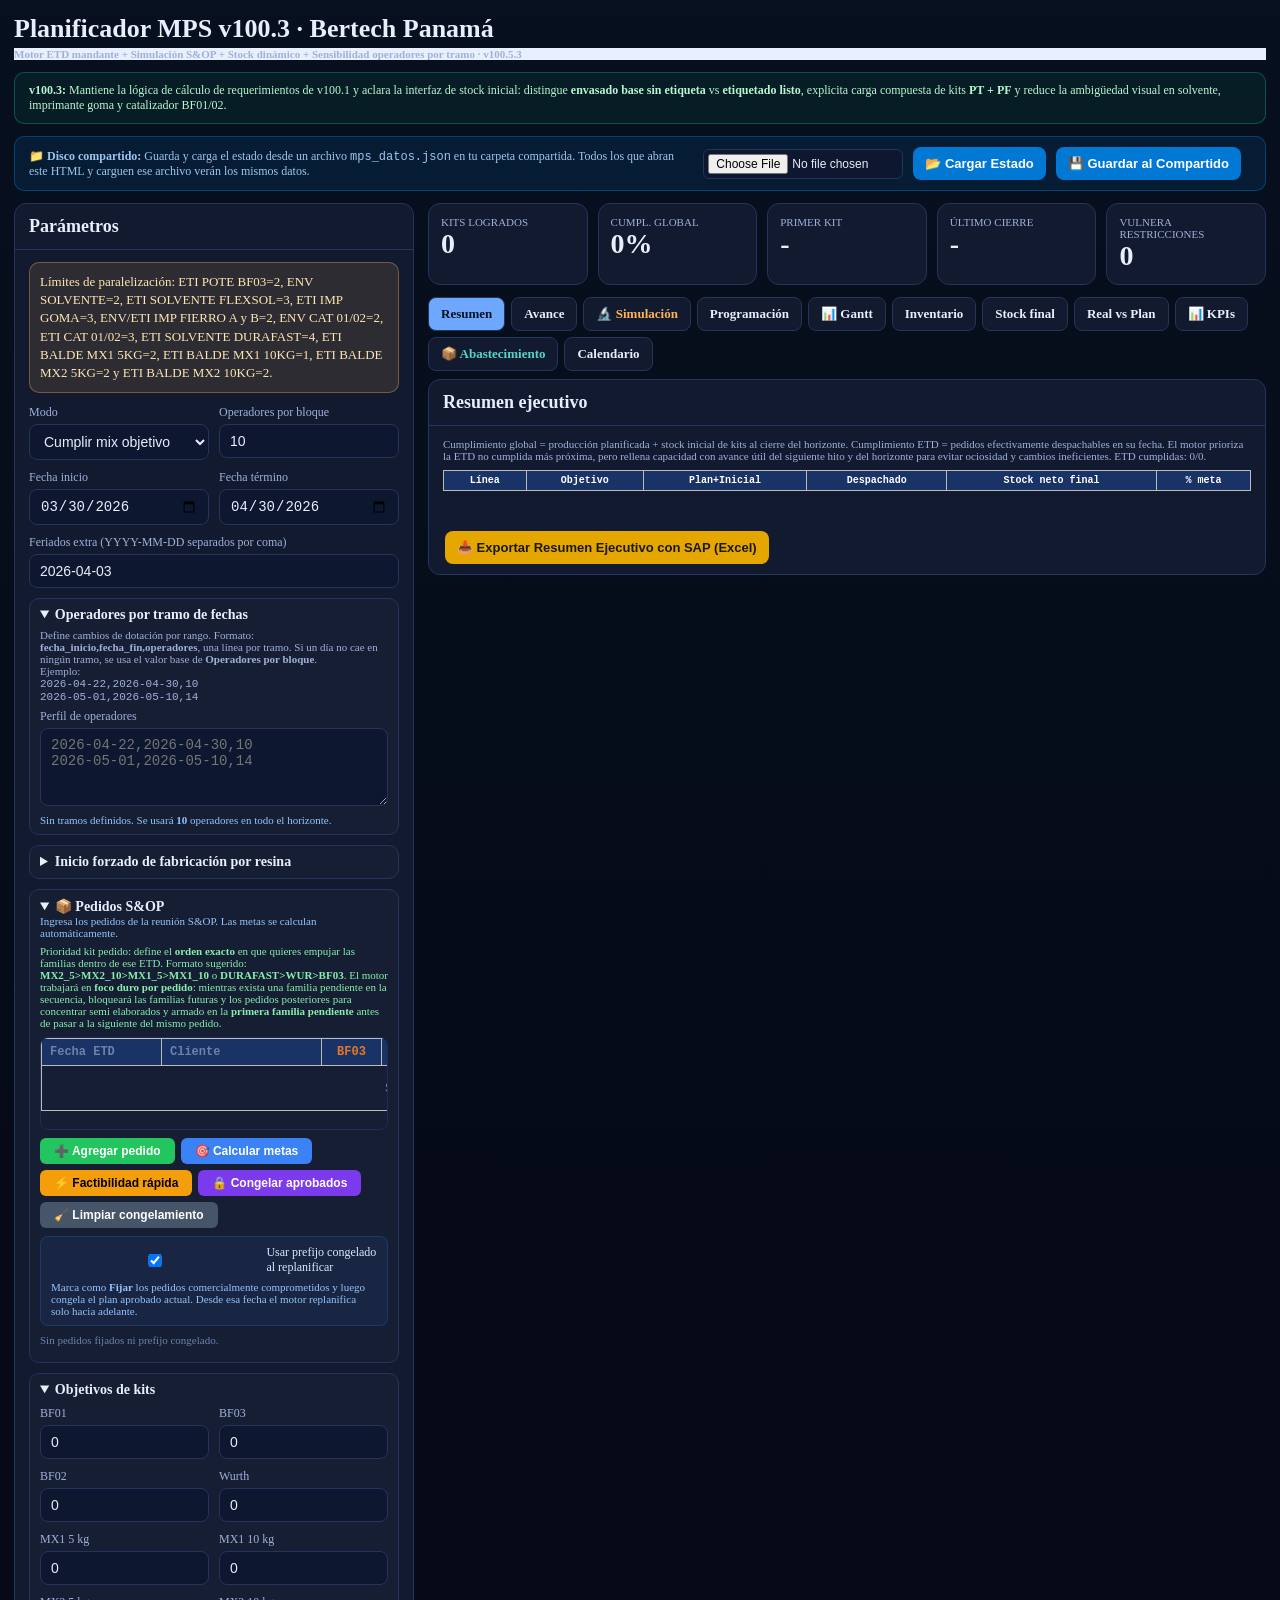
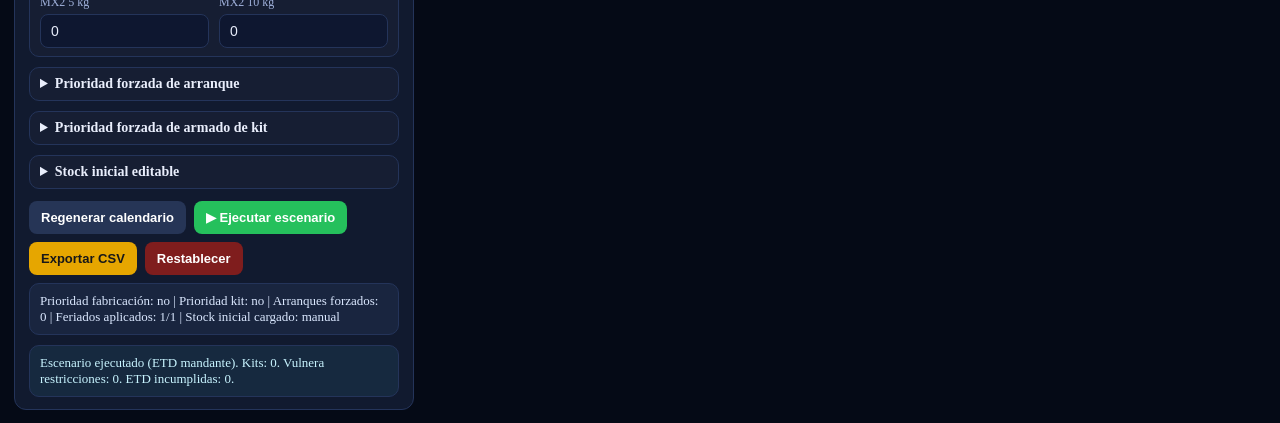
<file: Planner_V109_html_separado.html>
<!DOCTYPE html>
<html lang="es">
<head>
<meta charset="UTF-8"><meta name="viewport" content="width=device-width,initial-scale=1">
<title>Planificador MPS v100.3 · Bertech Panamá</title>
<link rel="stylesheet" href="Planner_V109_estilos.css">
</head>
<body>
<div class="app">
  <h1>Planificador MPS v100.3 · Bertech Panamá</h1>
  <div class="sub">Motor ETD mandante + Simulación S&OP + Stock dinámico + Sensibilidad operadores por tramo · v100.5.3</div>
  <div style="margin-bottom:12px;padding:10px 14px;border-radius:10px;border:1px solid rgba(16,185,129,.35);background:rgba(16,185,129,.08);color:#b7f7d0;font-size:12px"><b>v100.3:</b> Mantiene la lógica de cálculo de requerimientos de v100.1 y aclara la interfaz de stock inicial: distingue <b>envasado base sin etiqueta</b> vs <b>etiquetado listo</b>, explicita carga compuesta de kits <b>PT + PF</b> y reduce la ambigüedad visual en solvente, imprimante goma y catalizador BF01/02.</div>

  <!-- SHARED STORAGE BAR -->
  <div class="share-bar">
    <div class="info">📁 <b>Disco compartido:</b> Guarda y carga el estado desde un archivo <code>mps_datos.json</code> en tu carpeta compartida. Todos los que abran este HTML y carguen ese archivo verán los mismos datos.</div>
    <input type="file" id="loadSharedFile" accept=".json" style="max-width:200px;padding:4px;font-size:12px;background:var(--panel2);border:1px solid var(--border);color:var(--text);border-radius:6px">
    <button class="btn-share" onclick="loadSharedState()">📂 Cargar Estado</button>
    <button class="btn-share" onclick="saveSharedState()">💾 Guardar al Compartido</button>
    <span id="shareInfo" class="small" style="color:#7eb8f0"></span>
  </div>

  <div class="grid">
    <!-- LEFT PANEL -->
    <div class="panel"><h2>Parámetros</h2><div class="body">
      <div class="note">Límites de paralelización: ETI POTE BF03=2, ENV SOLVENTE=2, ETI SOLVENTE FLEXSOL=3, ETI IMP GOMA=3, ENV/ETI IMP FIERRO A y B=2, ENV CAT 01/02=2, ETI CAT 01/02=3, ETI SOLVENTE DURAFAST=4, ETI BALDE MX1 5KG=2, ETI BALDE MX1 10KG=1, ETI BALDE MX2 5KG=2 y ETI BALDE MX2 10KG=2.</div>
      <div class="row">
        <div><label>Modo</label><select id="mode"><option value="mix">Cumplir mix objetivo</option><option value="max">Maximizar kits</option></select></div>
        <div><label>Operadores por bloque</label><input id="ops" type="number" value="10" min="1" max="30"></div>
      </div>
      <div class="row" style="margin-top:10px">
        <div><label>Fecha inicio</label><input id="start" type="date" value="2026-03-30"></div>
        <div><label>Fecha término</label><input id="end" type="date" value="2026-04-30"></div>
      </div>
      <div style="margin-top:10px"><label>Feriados extra (YYYY-MM-DD separados por coma)</label><input id="holidays" value="2026-04-03"></div>
      <details open style="margin-top:10px"><summary>Operadores por tramo de fechas</summary>
        <div class="small" style="margin:6px 0">Define cambios de dotación por rango. Formato: <b>fecha_inicio,fecha_fin,operadores</b>, una línea por tramo. Si un día no cae en ningún tramo, se usa el valor base de <b>Operadores por bloque</b>.<br>Ejemplo:<br><code>2026-04-22,2026-04-30,10</code><br><code>2026-05-01,2026-05-10,14</code></div>
        <label>Perfil de operadores</label>
        <textarea id="opsProfile" placeholder="2026-04-22,2026-04-30,10&#10;2026-05-01,2026-05-10,14"></textarea>
        <div id="opsProfileSummary" class="small" style="margin-top:6px;color:#93c5fd"></div>
      </details>
      <details><summary>Inicio forzado de fabricación por resina</summary>
        <div class="small" style="margin:6px 0">Define la fecha mínima desde la cual cada familia resinosa puede comenzar a fabricarse. Si queda en blanco, se asume disponibilidad inmediata. Esta restricción solo bloquea la <b>fabricación</b>; no bloquea el uso de stock inicial ya disponible.</div>
        <div class="row" style="margin-top:8px">
          <div><label>BF01 desde</label><input id="fs_BF01" type="date"></div>
          <div><label>BF02 desde</label><input id="fs_BF02" type="date"></div>
          <div><label>BF03 desde</label><input id="fs_BF03" type="date"></div>
          <div><label>MX1 A desde</label><input id="fs_MX1A" type="date"></div>
          <div><label>MX1 B desde</label><input id="fs_MX1B" type="date"></div>
          <div><label>MX2 A desde</label><input id="fs_MX2A" type="date"></div>
          <div><label>MX2 B desde</label><input id="fs_MX2B" type="date"></div>
          <div><label>Wurth BF01 desde</label><input id="fs_WUR_BF01" type="date"></div>
        </div>
      </details>
            <details open><summary>📦 Pedidos S&OP</summary>
        <div class="small" style="margin-bottom:8px;color:#93c5fd">Ingresa los pedidos de la reunión S&OP. Las metas se calculan automáticamente.</div>
        <div class="small" style="margin:-2px 0 8px;color:#86efac">Prioridad kit pedido: define el <b>orden exacto</b> en que quieres empujar las familias dentro de ese ETD. Formato sugerido: <b>MX2_5&gt;MX2_10&gt;MX1_5&gt;MX1_10</b> o <b>DURAFAST&gt;WUR&gt;BF03</b>. El motor trabajará en <b>foco duro por pedido</b>: mientras exista una familia pendiente en la secuencia, bloqueará las familias futuras y los pedidos posteriores para concentrar semi elaborados y armado en la <b>primera familia pendiente</b> antes de pasar a la siguiente del mismo pedido.</div>
        <div style="overflow-x:auto;max-height:340px;border:1px solid #1c2e55;border-radius:8px;margin-bottom:8px">
          <table id="ordersTable" style="width:100%;border-collapse:collapse;font-size:13px">
            <thead><tr style="background:#0b1322;position:sticky;top:0;z-index:2">
              <th style="padding:6px 8px;color:#6b82aa;text-align:left;min-width:120px;font-size:12px">Fecha ETD</th>
              <th style="padding:6px 8px;color:#6b82aa;text-align:left;min-width:160px;font-size:12px">Cliente</th>
              <th style="padding:6px 4px;color:#e87722;text-align:center;min-width:60px;font-size:12px">BF03</th>
              <th style="padding:6px 4px;color:#e87722;text-align:center;min-width:60px;font-size:12px">BF01</th>
              <th style="padding:6px 4px;color:#e87722;text-align:center;min-width:60px;font-size:12px">BF02</th>
              <th style="padding:6px 4px;color:#9c27b0;text-align:center;min-width:60px;font-size:12px">Wurth</th>
              <th style="padding:6px 4px;color:#8a8d90;text-align:center;min-width:60px;font-size:12px">MX1 5k</th>
              <th style="padding:6px 4px;color:#8a8d90;text-align:center;min-width:60px;font-size:12px">MX1 10k</th>
              <th style="padding:6px 4px;color:#5ba3cf;text-align:center;min-width:60px;font-size:12px">MX2 5k</th>
              <th style="padding:6px 4px;color:#5ba3cf;text-align:center;min-width:60px;font-size:12px">MX2 10k</th>
              <th style="padding:6px 8px;color:#22c55e;text-align:left;min-width:180px;font-size:12px">Prioridad kit pedido</th>
              <th style="padding:6px 4px;color:#93c5fd;text-align:center;min-width:70px;font-size:12px">Fijar</th>
              <th style="padding:6px;width:30px"></th>
            </tr></thead>
            <tbody id="ordersBody"></tbody>
          </table>
        </div>
        <div style="display:flex;gap:6px;flex-wrap:wrap">
          <button class="btn" style="background:#22c55e;color:#fff;padding:6px 14px;font-size:12px;border-radius:6px;font-weight:700" onclick="addOrder()">➕ Agregar pedido</button>
          <button class="btn" style="background:#3b82f6;color:#fff;padding:6px 14px;font-size:12px;border-radius:6px;font-weight:700" onclick="calcGoalsFromOrders()">🎯 Calcular metas</button>
          <button class="btn" style="background:#f59e0b;color:#000;padding:6px 14px;font-size:12px;border-radius:6px;font-weight:700" onclick="checkFeasibility()">⚡ Factibilidad rápida</button>
          <button class="btn" style="background:#7c3aed;color:#fff;padding:6px 14px;font-size:12px;border-radius:6px;font-weight:700" onclick="freezeApprovedPrefix()">🔒 Congelar aprobados</button>
          <button class="btn" style="background:#475569;color:#fff;padding:6px 14px;font-size:12px;border-radius:6px;font-weight:700" onclick="clearFrozenBaseline()">🧹 Limpiar congelamiento</button>
        </div>
        <div style="margin-top:8px;padding:8px 10px;background:rgba(59,130,246,.08);border:1px solid rgba(59,130,246,.2);border-radius:8px">
          <label style="display:flex;gap:8px;align-items:center;color:#dbe8ff;font-size:12px;margin:0">
            <input id="useFrozenPrefix" type="checkbox" checked onchange="renderFreezeStatus();updateEngineFlags()">
            Usar prefijo congelado al replanificar
          </label>
          <div class="small" style="margin-top:6px;color:#93c5fd">Marca como <b>Fijar</b> los pedidos comercialmente comprometidos y luego congela el plan aprobado actual. Desde esa fecha el motor replanifica solo hacia adelante.</div>
        </div>
        <div id="freezeStatus" style="margin-top:8px"></div>
        <div id="feasibilityReport" style="margin-top:8px"></div>
      </details>
      <details open><summary>Objetivos de kits</summary>
        <div class="row" style="margin-top:8px">
          <div><label>BF01</label><input id="g_BF01" type="number" value="3000"></div>
          <div><label>BF03</label><input id="g_BF03" type="number" value="2000"></div>
          <div><label>BF02</label><input id="g_BF02" type="number" value="0"></div>
          <div><label>Wurth</label><input id="g_WUR" type="number" value="0"></div>
          <div><label>MX1 5 kg</label><input id="g_MX1_5" type="number" value="900"></div>
          <div><label>MX1 10 kg</label><input id="g_MX1_10" type="number" value="835"></div>
          <div><label>MX2 5 kg</label><input id="g_MX2_5" type="number" value="0"></div>
          <div><label>MX2 10 kg</label><input id="g_MX2_10" type="number" value="0"></div>
        </div>
      </details>
      <details><summary>Prioridad forzada de arranque</summary>
        <div class="small" style="margin:6px 0">Si todos estos valores están en 0, se usa el motor automático actual. Si alguno es mayor que 0, se activa la prioridad forzada de arranque respetando igualmente la lógica global de kits, operadores y bloques.</div>
        <div class="row" style="margin-top:8px">
          <div><label>BF01</label><input id="p_BF01" type="number" value="0"></div>
          <div><label>BF02</label><input id="p_BF02" type="number" value="0"></div>
          <div><label>BF03</label><input id="p_BF03" type="number" value="0"></div>
          <div><label>Wurth</label><input id="p_WUR" type="number" value="0"></div>
          <div><label>MX1 A</label><input id="p_MX1A" type="number" value="0"></div>
          <div><label>MX1 B</label><input id="p_MX1B" type="number" value="0"></div>
          <div><label>MX2 A</label><input id="p_MX2A" type="number" value="0"></div>
          <div><label>MX2 B</label><input id="p_MX2B" type="number" value="0"></div>
        </div>
      </details>
      <details><summary>Prioridad forzada de armado de kit</summary>
        <div class="small" style="margin:6px 0">Permite forzar el orden de <b>armado de kits</b> sin cambiar la lógica de fabricación. Usa el mismo criterio: 1 = máxima prioridad. Si todos están en 0, el motor decide automáticamente.</div>
        <div class="row" style="margin-top:8px">
          <div><label>BF01</label><input id="pk_BF01" type="number" value="0"></div>
          <div><label>BF02</label><input id="pk_BF02" type="number" value="0"></div>
          <div><label>BF03</label><input id="pk_BF03" type="number" value="0"></div>
          <div><label>Wurth</label><input id="pk_WUR" type="number" value="0"></div>
          <div><label>MX1 5 kg</label><input id="pk_MX1_5" type="number" value="0"></div>
          <div><label>MX1 10 kg</label><input id="pk_MX1_10" type="number" value="0"></div>
          <div><label>MX2 5 kg</label><input id="pk_MX2_5" type="number" value="0"></div>
          <div><label>MX2 10 kg</label><input id="pk_MX2_10" type="number" value="0"></div>
        </div>
      </details>
      <details><summary>Stock inicial editable</summary>
        <div class="small" style="margin:6px 0">Carga automática desde TXT de SAP disponible abajo. <b>No son duplicados:</b> los ítems <b>envasados base</b> (sin etiqueta) alimentan a los ítems <b>etiquetados/listos</b>. Para BF01/BF02/BF03, la resina envasada normal y la resina P/E se suman en un solo pool base al cargar TXT. Los kits iniciales pueden cargarse manualmente y, desde TXT SAP, se calculan como <b>PT + PF</b> cuando exista ese mapeo compuesto.</div>
        <div class="row" id="stockGrid"></div><div style="margin-top:10px;display:flex;gap:8px;align-items:center;flex-wrap:wrap"><input id="sapFile" type="file" accept=".txt" style="max-width:260px"><button type="button" class="btn-secondary" onclick="loadSapTxt()">Cargar TXT SAP</button></div>
      </details>
      <div class="small" id="sapInfo" style="margin-top:8px;color:#9fb0da"></div>
      <div class="btns" style="margin-top:12px">
        <button class="btn-secondary" onclick="regenerateCalendar()">Regenerar calendario</button>
        <button class="btn-primary" onclick="runScenario()">▶ Ejecutar escenario</button>
        <button class="btn-accent" onclick="exportCSV()">Exportar CSV</button>
        <button class="btn-red" onclick="resetDefaults()">Restablecer</button>
      </div>
      <div id="engineFlags" class="status" style="margin-top:8px;background:rgba(110,168,254,.08);color:#dbe8ff">Motor: Heurístico ETD v52 | Simulación S&OP: activa</div><div id="status" class="status">Listo para ejecutar.</div>
    </div></div>

    <!-- RIGHT PANEL -->
    <div>
      <div class="cards">
        <div class="card"><div class="k">Kits logrados</div><div class="v" id="kpi_total">0</div></div>
        <div class="card"><div class="k">Cumpl. global</div><div class="v" id="kpi_fill">0%</div></div>
        <div class="card"><div class="k">Primer kit</div><div class="v" id="kpi_first">-</div></div>
        <div class="card"><div class="k">Último cierre</div><div class="v" id="kpi_last">-</div></div>
        <div class="card"><div class="k">Vulnera restricciones</div><div class="v" id="kpi_viol">0</div></div>
      </div>
      <div class="tabs">
        <div class="tab active" data-view="resumen">Resumen</div>
        <div class="tab" data-view="avance">Avance</div>
        <div class="tab" data-view="simulacion" style="color:#ffb454;font-weight:800">🔬 Simulación</div>
        <div class="tab" data-view="programacion">Programación</div>
        <div class="tab" data-view="gantt">📊 Gantt</div>
        <div class="tab" data-view="inventario">Inventario</div>
        <div class="tab" data-view="stockfinal">Stock final</div>
        <div class="tab" data-view="reales">Real vs Plan</div>
        <div class="tab" data-view="kpis">📊 KPIs</div>
        <div class="tab" data-view="abast" style="color:#56d4c8;font-weight:800">📦 Abastecimiento</div>
        <div class="tab" data-view="calendario">Calendario</div>
      </div>
      <div id="view_resumen" class="view active panel"><h2>Resumen ejecutivo</h2><div class="body" id="resumenBody"></div>
        <div class="btns" style="padding:10px 16px"><button class="btn-accent" onclick="exportResumenEjecutivoXLS()">📥 Exportar Resumen Ejecutivo con SAP (Excel)</button></div>
      </div>
      <div id="view_avance" class="view panel"><h2>Avance de kits</h2><div class="body table-wrap"><table id="avanceTable"></table></div></div>
      <div id="view_simulacion" class="view panel"><h2>🔬 Simulación S&OP</h2><div class="body" id="simBody">
        <div class="note" style="margin-bottom:12px">
          <b>Reunión S&OP:</b> ¿Cuánto me piden? ¿Cuánto puedo entregar? ¿Cuándo tendría todo? ¿Qué me queda después de despachar?<br>
          <b>Uso:</b> Modifica operadores o fechas ETD → Ejecutar escenario → Esta pestaña se actualiza automáticamente.
        </div>
        <div class="btns" style="margin-bottom:10px">
          <button class="btn-primary" onclick="runSimAnalysis()">🔄 Análisis sensibilidad operadores (8-15)</button>
          <button class="btn-accent" onclick="exportSimXLS()">📥 Exportar simulación Excel</button>
        </div>
        <div id="simETD"></div>
        <div id="simOps"></div>
      </div></div>
      <div id="view_programacion" class="view panel"><h2>Programación por bloque</h2><div class="body"><div class="small" style="margin-bottom:8px">Esta tabla muestra solo el plan programado. No incluye el stock inicial de kits terminados ya disponibles.</div><div class="table-wrap"><table id="progTable"></table></div></div></div>
      <div id="view_gantt" class="view panel"><h2>📊 Carta Gantt de Producción</h2><div class="body">
        <div class="gantt-legend">
          <span><i style="background:#e87722"></i> BF03 / naranjo</span>
          <span><i style="background:#8a8d90"></i> BF01 y MX1 / gris</span>
          <span><i style="background:#5ba3cf"></i> BF02 y MX2 / celeste</span>
          <span><i style="background:#e87722"></i> Solventes</span>
          <span><i style="background:#4caf50"></i> Imp. Goma</span>
          <span><i style="background:#ffc107"></i> Fierros A/B</span>
          <span><i style="background:#4a4a4a"></i> Cat BF03</span>
          <span style="margin-left:auto"><b>Celda = operadores + unidades · encabezado con día</b></span>
        </div>
        <div style="margin-bottom:8px"><button class="btn-accent" onclick="exportGanttExcel()">📥 Exportar Gantt a Excel</button></div>
        <div class="gantt-wrap" id="ganttContainer"></div>
      </div></div>
      <div id="view_inventario" class="view panel"><h2>Inventario dinámico y despachos</h2><div class="body" id="invWrap"></div></div>
      <div id="view_stockfinal" class="view panel"><h2>Stock final</h2><div class="body" id="stockFinalWrap"></div></div>
      <div id="view_reales" class="view panel"><h2>Real vs Plan</h2><div class="body">
        <div class="edit-note">Registra las cantidades reales producidas por día. Los datos se guardan en el archivo compartido al presionar "💾 Guardar al Compartido".</div>
        <div id="actualsInfo" class="small" style="margin-bottom:8px"></div>
        <div class="btns" style="margin-bottom:8px">
          <button class="btn-accent" onclick="exportActualsCSV()">Exportar reales CSV</button>
          <button class="btn-accent" onclick="exportSnapshotCSV()">Exportar plan-real CSV</button>
        </div>
        <div class="table-wrap" style="max-height:350px"><table id="actualsTable"></table></div>
        <div style="margin-top:12px" class="table-wrap"><table id="kpiTable"></table></div>
      </div></div>
      <div id="view_kpis" class="view panel"><h2>📊 KPIs de Producción</h2><div class="body" id="kpiChartsBody"></div></div>
      <div id="view_abast" class="view panel"><h2>📦 Abastecimiento Mensual</h2><div class="body" id="abastBody">
        <div class="note" style="margin-bottom:12px">
          <b>Reunión Logística:</b> Consumos de materias primas e insumos para los próximos meses.<br>
          <b>Modo 1 (Teórico):</b> Cálculo matemático puro — demanda → BOM → batches necesarios. No depende de la capacidad ni del motor heurístico.<br>
          <b>Modo 2 (Plan Real):</b> Extrae los datos del plan ejecutado (pestaña Resumen). Usa el stock real al cierre de cada mes según la planificación con capacidad, cuellos de botella y secuencia real.<br>
          <b>Importante:</b> Para usar el Modo 2, primero ejecuta el escenario principal (▶ Ejecutar escenario).
        </div>
        <div style="display:flex;gap:10px;flex-wrap:wrap;margin-bottom:14px">
          <button onclick="runAbastecimiento()" style="padding:10px 18px;font-size:13px;font-weight:700;border-radius:8px;cursor:pointer;border:2px solid #22c55e;background:rgba(34,197,94,.12);color:#45d483">🔄 Modo 1: Calcular teórico (matemática pura)</button>
          <button onclick="runAbastReal()" style="padding:10px 18px;font-size:13px;font-weight:700;border-radius:8px;cursor:pointer;border:2px solid #3b82f6;background:rgba(59,130,246,.12);color:#6ea8fe">📊 Modo 2: Extraer del plan ejecutado (corte mensual)</button>
          <button onclick="exportAbastXLS()" style="padding:10px 18px;font-size:13px;font-weight:700;border-radius:8px;cursor:pointer;border:2px solid #f59e0b;background:rgba(245,158,11,.12);color:#fbbf24">📥 Exportar a Excel</button>
        </div>
        <div id="abastResults"></div>
      </div></div>
      <div id="view_calendario" class="view panel"><h2>Calendario editable</h2><div class="body table-wrap"><table id="calTable"></table></div></div>
    </div>
  </div>
</div>

<script src="Planner_V109_motor.js"></script>
</body>
</html>
</file>
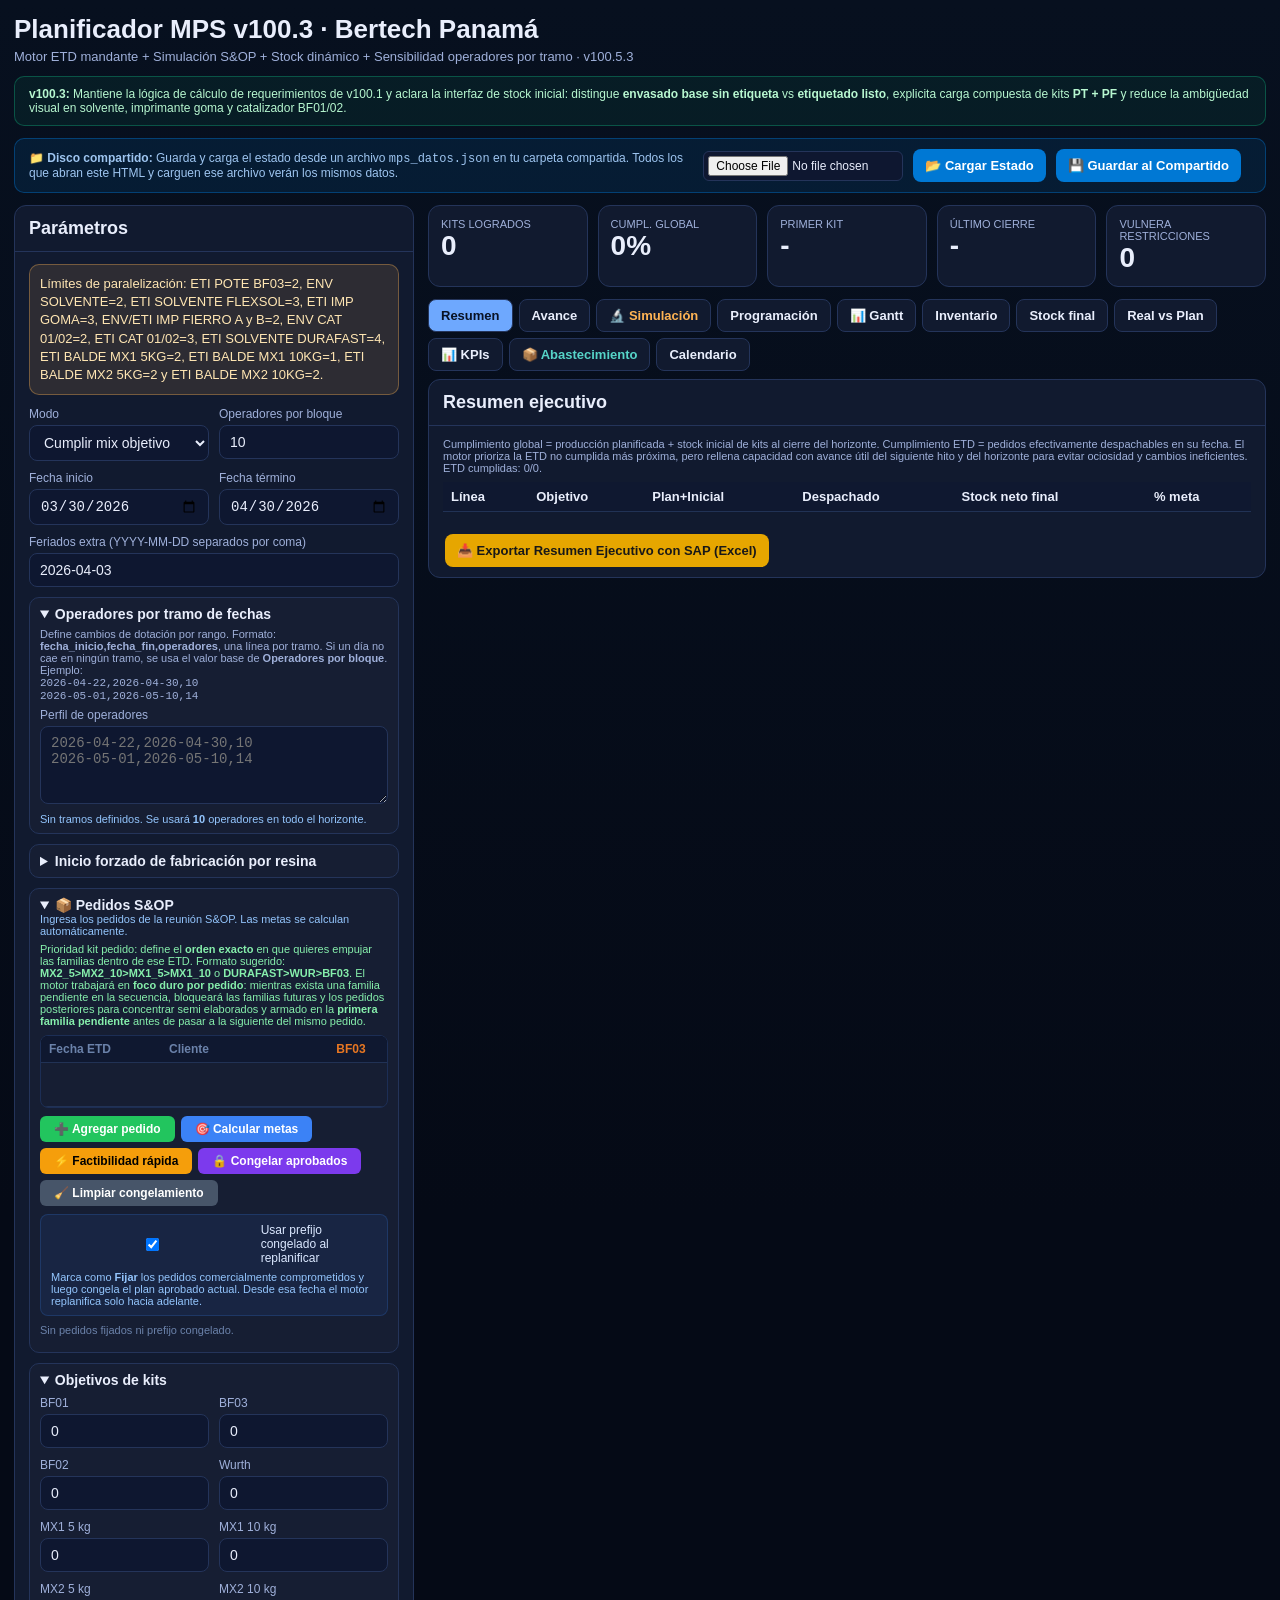
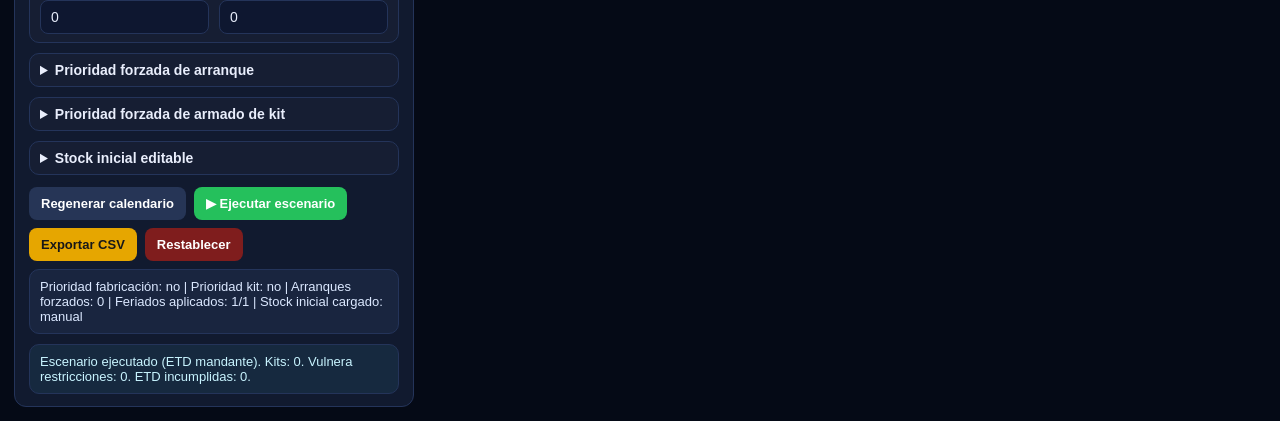
<file: Planner_V109_original.html>
<!DOCTYPE html>
<html lang="es">
<head>
<meta charset="UTF-8"><meta name="viewport" content="width=device-width,initial-scale=1">
<title>Planificador MPS v100.3 · Bertech Panamá</title>
<style>
:root{--bg:#0a1020;--panel:#111a2f;--panel2:#0e1730;--border:#24345a;--text:#e9eefc;--muted:#9fb0da;--blue:#6ea8fe;--green:#45d483;--orange:#ffb454;--red:#ff6b6b;--cyan:#56d4c8;--pink:#f0a}
*{box-sizing:border-box}body{margin:0;background:linear-gradient(180deg,#07101f,#050a16 60%);color:var(--text);font-family:Inter,Segoe UI,sans-serif;font-size:14px}
.app{max-width:1650px;margin:0 auto;padding:14px}
h1{margin:0 0 4px;font-size:26px}h2{font-size:18px;margin:0;padding:12px 14px;border-bottom:1px solid var(--border)}
.sub{color:var(--muted);margin-bottom:12px;font-size:13px}
.grid{display:grid;grid-template-columns:400px 1fr;gap:14px}
.panel{background:var(--panel);border:1px solid var(--border);border-radius:12px;overflow:hidden}.body{padding:12px 14px}
.row{display:grid;grid-template-columns:1fr 1fr;gap:10px}
.cards{display:grid;grid-template-columns:repeat(5,1fr);gap:10px;margin-bottom:12px}
.card{background:var(--panel);border:1px solid var(--border);border-radius:12px;padding:12px}
.card .k{font-size:11px;color:var(--muted);text-transform:uppercase}.card .v{font-size:28px;font-weight:800}.card .s{font-size:11px;color:var(--muted)}
label{display:block;font-size:12px;color:var(--muted);margin-bottom:4px}
input,select,textarea{width:100%;background:var(--panel2);border:1px solid var(--border);color:var(--text);border-radius:8px;padding:8px 10px;font-size:14px}
textarea{min-height:78px;resize:vertical;font-family:ui-monospace,SFMono-Regular,Menlo,monospace}
button{border:none;border-radius:8px;padding:9px 12px;font-weight:700;font-size:13px;cursor:pointer}
.btn-primary{background:#25c05c;color:#fff}.btn-secondary{background:#263556;color:#fff}.btn-accent{background:#e6a600;color:#181818}.btn-red{background:#7f1d1d;color:#fff}.btn-share{background:#0078d4;color:#fff}
.btns{display:flex;gap:8px;flex-wrap:wrap}
.note{background:rgba(255,180,84,.12);border:1px solid rgba(255,180,84,.35);padding:10px;border-radius:10px;color:#ffe6b3;line-height:1.4;margin-bottom:12px;font-size:13px}
.share-bar{background:rgba(0,120,212,.12);border:1px solid rgba(0,120,212,.4);padding:10px 14px;border-radius:10px;margin-bottom:12px;display:flex;gap:10px;align-items:center;flex-wrap:wrap}
.share-bar .info{font-size:12px;color:#9ec5f0;flex:1}
table{width:100%;border-collapse:collapse}th,td{padding:7px 8px;border-bottom:1px solid #213255;font-size:13px}th{position:sticky;top:0;background:#0f1830;text-align:left}
.table-wrap{max-height:600px;overflow:auto;border:1px solid var(--border);border-radius:10px}
.tabs{display:flex;gap:6px;flex-wrap:wrap;margin-bottom:8px}
.tab{background:var(--panel);border:1px solid var(--border);color:var(--text);padding:8px 12px;border-radius:8px;cursor:pointer;font-weight:700;font-size:13px}
.tab.active{background:var(--blue);color:#081224}
.view{display:none}.view.active{display:block}
.status{margin-top:10px;padding:9px 10px;border-radius:10px;border:1px solid var(--border);background:rgba(80,213,255,.08);color:#c8f4ff;font-size:13px}
.small{font-size:11px;color:var(--muted)}
details{border:1px solid var(--border);border-radius:10px;padding:8px 10px;background:rgba(255,255,255,.02);margin-top:10px}summary{cursor:pointer;font-weight:700;font-size:14px}
.sap-note{display:block;font-size:10px;color:var(--muted);margin-top:2px}
input.actual-real{width:85px;padding:5px 6px;font-size:12px;background:#153a27;border:1px solid #2e7d56;border-radius:6px;color:var(--text)}
input.time-real{width:110px;padding:5px 6px;font-size:12px;background:#153a27;border:1px solid #2e7d56;border-radius:6px;color:var(--text)}
input.comment-real{min-width:160px;padding:5px 6px;font-size:12px;background:#153a27;border:1px solid #2e7d56;border-radius:6px;color:var(--text)}
.edit-note{background:rgba(69,212,131,.12);border:1px solid rgba(69,212,131,.35);padding:8px;border-radius:8px;color:#c8f7da;margin-bottom:8px;font-size:12px}
.kpi-chart{display:flex;align-items:end;gap:3px;height:80px;margin:8px 0}
.kpi-bar{min-width:18px;border-radius:3px 3px 0 0;transition:height .3s;position:relative}
.kpi-bar span{position:absolute;top:-16px;left:50%;transform:translateX(-50%);font-size:9px;color:var(--muted);white-space:nowrap}
.kpi-row{display:grid;grid-template-columns:repeat(auto-fit,minmax(280px,1fr));gap:12px;margin:12px 0}
.kpi-box{background:var(--panel2);border:1px solid var(--border);border-radius:10px;padding:14px}
.kpi-box .title{font-size:12px;color:var(--muted);text-transform:uppercase;margin-bottom:8px}
.kpi-box .big{font-size:32px;font-weight:800;margin:4px 0}
.prog-bar{height:8px;border-radius:4px;background:#1a2744;overflow:hidden;margin-top:6px}
.prog-fill{height:100%;border-radius:4px}
.trend-row{display:flex;gap:2px;align-items:end;height:50px;margin-top:8px}
.trend-bar{flex:1;min-width:3px;border-radius:2px 2px 0 0}
/* GANTT */
.gantt-wrap{overflow:auto;max-height:620px;border:1px solid var(--border);border-radius:10px}
table.gantt{border-collapse:collapse;font-size:11px;font-family:'JetBrains Mono',monospace;width:max-content}
table.gantt th,table.gantt td{padding:3px 5px;border:1px solid var(--border);white-space:nowrap}
table.gantt th{background:#0f1830;position:sticky;top:0;z-index:3;color:var(--muted);font-weight:600;text-align:center}
table.gantt th.corner{position:sticky;left:0;z-index:4;min-width:160px;text-align:left}
table.gantt td.act-name{position:sticky;left:0;z-index:2;background:var(--panel);font-weight:600;min-width:160px;font-size:11px}
table.gantt td.gc{text-align:center;min-width:24px;font-size:10px;padding:2px 3px}
table.gantt td.gc.empty{color:#1a2744}
table.gantt tr.g-total td{background:#0f1830!important;font-weight:700;color:var(--orange)}
table.gantt tr.g-total td.over{color:var(--red)!important}
.gantt-legend{display:flex;gap:12px;padding:8px 12px;font-size:11px;color:var(--muted);flex-wrap:wrap}
.gantt-legend span{display:inline-flex;align-items:center;gap:4px}
.gantt-legend i{display:inline-block;width:12px;height:12px;border-radius:2px}
</style>
</head>
<body>
<div class="app">
  <h1>Planificador MPS v100.3 · Bertech Panamá</h1>
  <div class="sub">Motor ETD mandante + Simulación S&OP + Stock dinámico + Sensibilidad operadores por tramo · v100.5.3</div>
  <div style="margin-bottom:12px;padding:10px 14px;border-radius:10px;border:1px solid rgba(16,185,129,.35);background:rgba(16,185,129,.08);color:#b7f7d0;font-size:12px"><b>v100.3:</b> Mantiene la lógica de cálculo de requerimientos de v100.1 y aclara la interfaz de stock inicial: distingue <b>envasado base sin etiqueta</b> vs <b>etiquetado listo</b>, explicita carga compuesta de kits <b>PT + PF</b> y reduce la ambigüedad visual en solvente, imprimante goma y catalizador BF01/02.</div>

  <!-- SHARED STORAGE BAR -->
  <div class="share-bar">
    <div class="info">📁 <b>Disco compartido:</b> Guarda y carga el estado desde un archivo <code>mps_datos.json</code> en tu carpeta compartida. Todos los que abran este HTML y carguen ese archivo verán los mismos datos.</div>
    <input type="file" id="loadSharedFile" accept=".json" style="max-width:200px;padding:4px;font-size:12px;background:var(--panel2);border:1px solid var(--border);color:var(--text);border-radius:6px">
    <button class="btn-share" onclick="loadSharedState()">📂 Cargar Estado</button>
    <button class="btn-share" onclick="saveSharedState()">💾 Guardar al Compartido</button>
    <span id="shareInfo" class="small" style="color:#7eb8f0"></span>
  </div>

  <div class="grid">
    <!-- LEFT PANEL -->
    <div class="panel"><h2>Parámetros</h2><div class="body">
      <div class="note">Límites de paralelización: ETI POTE BF03=2, ENV SOLVENTE=2, ETI SOLVENTE FLEXSOL=3, ETI IMP GOMA=3, ENV/ETI IMP FIERRO A y B=2, ENV CAT 01/02=2, ETI CAT 01/02=3, ETI SOLVENTE DURAFAST=4, ETI BALDE MX1 5KG=2, ETI BALDE MX1 10KG=1, ETI BALDE MX2 5KG=2 y ETI BALDE MX2 10KG=2.</div>
      <div class="row">
        <div><label>Modo</label><select id="mode"><option value="mix">Cumplir mix objetivo</option><option value="max">Maximizar kits</option></select></div>
        <div><label>Operadores por bloque</label><input id="ops" type="number" value="10" min="1" max="30"></div>
      </div>
      <div class="row" style="margin-top:10px">
        <div><label>Fecha inicio</label><input id="start" type="date" value="2026-03-30"></div>
        <div><label>Fecha término</label><input id="end" type="date" value="2026-04-30"></div>
      </div>
      <div style="margin-top:10px"><label>Feriados extra (YYYY-MM-DD separados por coma)</label><input id="holidays" value="2026-04-03"></div>
      <details open style="margin-top:10px"><summary>Operadores por tramo de fechas</summary>
        <div class="small" style="margin:6px 0">Define cambios de dotación por rango. Formato: <b>fecha_inicio,fecha_fin,operadores</b>, una línea por tramo. Si un día no cae en ningún tramo, se usa el valor base de <b>Operadores por bloque</b>.<br>Ejemplo:<br><code>2026-04-22,2026-04-30,10</code><br><code>2026-05-01,2026-05-10,14</code></div>
        <label>Perfil de operadores</label>
        <textarea id="opsProfile" placeholder="2026-04-22,2026-04-30,10&#10;2026-05-01,2026-05-10,14"></textarea>
        <div id="opsProfileSummary" class="small" style="margin-top:6px;color:#93c5fd"></div>
      </details>
      <details><summary>Inicio forzado de fabricación por resina</summary>
        <div class="small" style="margin:6px 0">Define la fecha mínima desde la cual cada familia resinosa puede comenzar a fabricarse. Si queda en blanco, se asume disponibilidad inmediata. Esta restricción solo bloquea la <b>fabricación</b>; no bloquea el uso de stock inicial ya disponible.</div>
        <div class="row" style="margin-top:8px">
          <div><label>BF01 desde</label><input id="fs_BF01" type="date"></div>
          <div><label>BF02 desde</label><input id="fs_BF02" type="date"></div>
          <div><label>BF03 desde</label><input id="fs_BF03" type="date"></div>
          <div><label>MX1 A desde</label><input id="fs_MX1A" type="date"></div>
          <div><label>MX1 B desde</label><input id="fs_MX1B" type="date"></div>
          <div><label>MX2 A desde</label><input id="fs_MX2A" type="date"></div>
          <div><label>MX2 B desde</label><input id="fs_MX2B" type="date"></div>
          <div><label>Wurth BF01 desde</label><input id="fs_WUR_BF01" type="date"></div>
        </div>
      </details>
            <details open><summary>📦 Pedidos S&OP</summary>
        <div class="small" style="margin-bottom:8px;color:#93c5fd">Ingresa los pedidos de la reunión S&OP. Las metas se calculan automáticamente.</div>
        <div class="small" style="margin:-2px 0 8px;color:#86efac">Prioridad kit pedido: define el <b>orden exacto</b> en que quieres empujar las familias dentro de ese ETD. Formato sugerido: <b>MX2_5&gt;MX2_10&gt;MX1_5&gt;MX1_10</b> o <b>DURAFAST&gt;WUR&gt;BF03</b>. El motor trabajará en <b>foco duro por pedido</b>: mientras exista una familia pendiente en la secuencia, bloqueará las familias futuras y los pedidos posteriores para concentrar semi elaborados y armado en la <b>primera familia pendiente</b> antes de pasar a la siguiente del mismo pedido.</div>
        <div style="overflow-x:auto;max-height:340px;border:1px solid #1c2e55;border-radius:8px;margin-bottom:8px">
          <table id="ordersTable" style="width:100%;border-collapse:collapse;font-size:13px">
            <thead><tr style="background:#0b1322;position:sticky;top:0;z-index:2">
              <th style="padding:6px 8px;color:#6b82aa;text-align:left;min-width:120px;font-size:12px">Fecha ETD</th>
              <th style="padding:6px 8px;color:#6b82aa;text-align:left;min-width:160px;font-size:12px">Cliente</th>
              <th style="padding:6px 4px;color:#e87722;text-align:center;min-width:60px;font-size:12px">BF03</th>
              <th style="padding:6px 4px;color:#e87722;text-align:center;min-width:60px;font-size:12px">BF01</th>
              <th style="padding:6px 4px;color:#e87722;text-align:center;min-width:60px;font-size:12px">BF02</th>
              <th style="padding:6px 4px;color:#9c27b0;text-align:center;min-width:60px;font-size:12px">Wurth</th>
              <th style="padding:6px 4px;color:#8a8d90;text-align:center;min-width:60px;font-size:12px">MX1 5k</th>
              <th style="padding:6px 4px;color:#8a8d90;text-align:center;min-width:60px;font-size:12px">MX1 10k</th>
              <th style="padding:6px 4px;color:#5ba3cf;text-align:center;min-width:60px;font-size:12px">MX2 5k</th>
              <th style="padding:6px 4px;color:#5ba3cf;text-align:center;min-width:60px;font-size:12px">MX2 10k</th>
              <th style="padding:6px 8px;color:#22c55e;text-align:left;min-width:180px;font-size:12px">Prioridad kit pedido</th>
              <th style="padding:6px 4px;color:#93c5fd;text-align:center;min-width:70px;font-size:12px">Fijar</th>
              <th style="padding:6px;width:30px"></th>
            </tr></thead>
            <tbody id="ordersBody"></tbody>
          </table>
        </div>
        <div style="display:flex;gap:6px;flex-wrap:wrap">
          <button class="btn" style="background:#22c55e;color:#fff;padding:6px 14px;font-size:12px;border-radius:6px;font-weight:700" onclick="addOrder()">➕ Agregar pedido</button>
          <button class="btn" style="background:#3b82f6;color:#fff;padding:6px 14px;font-size:12px;border-radius:6px;font-weight:700" onclick="calcGoalsFromOrders()">🎯 Calcular metas</button>
          <button class="btn" style="background:#f59e0b;color:#000;padding:6px 14px;font-size:12px;border-radius:6px;font-weight:700" onclick="checkFeasibility()">⚡ Factibilidad rápida</button>
          <button class="btn" style="background:#7c3aed;color:#fff;padding:6px 14px;font-size:12px;border-radius:6px;font-weight:700" onclick="freezeApprovedPrefix()">🔒 Congelar aprobados</button>
          <button class="btn" style="background:#475569;color:#fff;padding:6px 14px;font-size:12px;border-radius:6px;font-weight:700" onclick="clearFrozenBaseline()">🧹 Limpiar congelamiento</button>
        </div>
        <div style="margin-top:8px;padding:8px 10px;background:rgba(59,130,246,.08);border:1px solid rgba(59,130,246,.2);border-radius:8px">
          <label style="display:flex;gap:8px;align-items:center;color:#dbe8ff;font-size:12px;margin:0">
            <input id="useFrozenPrefix" type="checkbox" checked onchange="renderFreezeStatus();updateEngineFlags()">
            Usar prefijo congelado al replanificar
          </label>
          <div class="small" style="margin-top:6px;color:#93c5fd">Marca como <b>Fijar</b> los pedidos comercialmente comprometidos y luego congela el plan aprobado actual. Desde esa fecha el motor replanifica solo hacia adelante.</div>
        </div>
        <div id="freezeStatus" style="margin-top:8px"></div>
        <div id="feasibilityReport" style="margin-top:8px"></div>
      </details>
      <details open><summary>Objetivos de kits</summary>
        <div class="row" style="margin-top:8px">
          <div><label>BF01</label><input id="g_BF01" type="number" value="3000"></div>
          <div><label>BF03</label><input id="g_BF03" type="number" value="2000"></div>
          <div><label>BF02</label><input id="g_BF02" type="number" value="0"></div>
          <div><label>Wurth</label><input id="g_WUR" type="number" value="0"></div>
          <div><label>MX1 5 kg</label><input id="g_MX1_5" type="number" value="900"></div>
          <div><label>MX1 10 kg</label><input id="g_MX1_10" type="number" value="835"></div>
          <div><label>MX2 5 kg</label><input id="g_MX2_5" type="number" value="0"></div>
          <div><label>MX2 10 kg</label><input id="g_MX2_10" type="number" value="0"></div>
        </div>
      </details>
      <details><summary>Prioridad forzada de arranque</summary>
        <div class="small" style="margin:6px 0">Si todos estos valores están en 0, se usa el motor automático actual. Si alguno es mayor que 0, se activa la prioridad forzada de arranque respetando igualmente la lógica global de kits, operadores y bloques.</div>
        <div class="row" style="margin-top:8px">
          <div><label>BF01</label><input id="p_BF01" type="number" value="0"></div>
          <div><label>BF02</label><input id="p_BF02" type="number" value="0"></div>
          <div><label>BF03</label><input id="p_BF03" type="number" value="0"></div>
          <div><label>Wurth</label><input id="p_WUR" type="number" value="0"></div>
          <div><label>MX1 A</label><input id="p_MX1A" type="number" value="0"></div>
          <div><label>MX1 B</label><input id="p_MX1B" type="number" value="0"></div>
          <div><label>MX2 A</label><input id="p_MX2A" type="number" value="0"></div>
          <div><label>MX2 B</label><input id="p_MX2B" type="number" value="0"></div>
        </div>
      </details>
      <details><summary>Prioridad forzada de armado de kit</summary>
        <div class="small" style="margin:6px 0">Permite forzar el orden de <b>armado de kits</b> sin cambiar la lógica de fabricación. Usa el mismo criterio: 1 = máxima prioridad. Si todos están en 0, el motor decide automáticamente.</div>
        <div class="row" style="margin-top:8px">
          <div><label>BF01</label><input id="pk_BF01" type="number" value="0"></div>
          <div><label>BF02</label><input id="pk_BF02" type="number" value="0"></div>
          <div><label>BF03</label><input id="pk_BF03" type="number" value="0"></div>
          <div><label>Wurth</label><input id="pk_WUR" type="number" value="0"></div>
          <div><label>MX1 5 kg</label><input id="pk_MX1_5" type="number" value="0"></div>
          <div><label>MX1 10 kg</label><input id="pk_MX1_10" type="number" value="0"></div>
          <div><label>MX2 5 kg</label><input id="pk_MX2_5" type="number" value="0"></div>
          <div><label>MX2 10 kg</label><input id="pk_MX2_10" type="number" value="0"></div>
        </div>
      </details>
      <details><summary>Stock inicial editable</summary>
        <div class="small" style="margin:6px 0">Carga automática desde TXT de SAP disponible abajo. <b>No son duplicados:</b> los ítems <b>envasados base</b> (sin etiqueta) alimentan a los ítems <b>etiquetados/listos</b>. Para BF01/BF02/BF03, la resina envasada normal y la resina P/E se suman en un solo pool base al cargar TXT. Los kits iniciales pueden cargarse manualmente y, desde TXT SAP, se calculan como <b>PT + PF</b> cuando exista ese mapeo compuesto.</div>
        <div class="row" id="stockGrid"></div><div style="margin-top:10px;display:flex;gap:8px;align-items:center;flex-wrap:wrap"><input id="sapFile" type="file" accept=".txt" style="max-width:260px"><button type="button" class="btn-secondary" onclick="loadSapTxt()">Cargar TXT SAP</button></div>
      </details>
      <div class="small" id="sapInfo" style="margin-top:8px;color:#9fb0da"></div>
      <div class="btns" style="margin-top:12px">
        <button class="btn-secondary" onclick="regenerateCalendar()">Regenerar calendario</button>
        <button class="btn-primary" onclick="runScenario()">▶ Ejecutar escenario</button>
        <button class="btn-accent" onclick="exportCSV()">Exportar CSV</button>
        <button class="btn-red" onclick="resetDefaults()">Restablecer</button>
      </div>
      <div id="engineFlags" class="status" style="margin-top:8px;background:rgba(110,168,254,.08);color:#dbe8ff">Motor: Heurístico ETD v52 | Simulación S&OP: activa</div><div id="status" class="status">Listo para ejecutar.</div>
    </div></div>

    <!-- RIGHT PANEL -->
    <div>
      <div class="cards">
        <div class="card"><div class="k">Kits logrados</div><div class="v" id="kpi_total">0</div></div>
        <div class="card"><div class="k">Cumpl. global</div><div class="v" id="kpi_fill">0%</div></div>
        <div class="card"><div class="k">Primer kit</div><div class="v" id="kpi_first">-</div></div>
        <div class="card"><div class="k">Último cierre</div><div class="v" id="kpi_last">-</div></div>
        <div class="card"><div class="k">Vulnera restricciones</div><div class="v" id="kpi_viol">0</div></div>
      </div>
      <div class="tabs">
        <div class="tab active" data-view="resumen">Resumen</div>
        <div class="tab" data-view="avance">Avance</div>
        <div class="tab" data-view="simulacion" style="color:#ffb454;font-weight:800">🔬 Simulación</div>
        <div class="tab" data-view="programacion">Programación</div>
        <div class="tab" data-view="gantt">📊 Gantt</div>
        <div class="tab" data-view="inventario">Inventario</div>
        <div class="tab" data-view="stockfinal">Stock final</div>
        <div class="tab" data-view="reales">Real vs Plan</div>
        <div class="tab" data-view="kpis">📊 KPIs</div>
        <div class="tab" data-view="abast" style="color:#56d4c8;font-weight:800">📦 Abastecimiento</div>
        <div class="tab" data-view="calendario">Calendario</div>
      </div>
      <div id="view_resumen" class="view active panel"><h2>Resumen ejecutivo</h2><div class="body" id="resumenBody"></div>
        <div class="btns" style="padding:10px 16px"><button class="btn-accent" onclick="exportResumenEjecutivoXLS()">📥 Exportar Resumen Ejecutivo con SAP (Excel)</button></div>
      </div>
      <div id="view_avance" class="view panel"><h2>Avance de kits</h2><div class="body table-wrap"><table id="avanceTable"></table></div></div>
      <div id="view_simulacion" class="view panel"><h2>🔬 Simulación S&OP</h2><div class="body" id="simBody">
        <div class="note" style="margin-bottom:12px">
          <b>Reunión S&OP:</b> ¿Cuánto me piden? ¿Cuánto puedo entregar? ¿Cuándo tendría todo? ¿Qué me queda después de despachar?<br>
          <b>Uso:</b> Modifica operadores o fechas ETD → Ejecutar escenario → Esta pestaña se actualiza automáticamente.
        </div>
        <div class="btns" style="margin-bottom:10px">
          <button class="btn-primary" onclick="runSimAnalysis()">🔄 Análisis sensibilidad operadores (8-15)</button>
          <button class="btn-accent" onclick="exportSimXLS()">📥 Exportar simulación Excel</button>
        </div>
        <div id="simETD"></div>
        <div id="simOps"></div>
      </div></div>
      <div id="view_programacion" class="view panel"><h2>Programación por bloque</h2><div class="body"><div class="small" style="margin-bottom:8px">Esta tabla muestra solo el plan programado. No incluye el stock inicial de kits terminados ya disponibles.</div><div class="table-wrap"><table id="progTable"></table></div></div></div>
      <div id="view_gantt" class="view panel"><h2>📊 Carta Gantt de Producción</h2><div class="body">
        <div class="gantt-legend">
          <span><i style="background:#e87722"></i> BF03 / naranjo</span>
          <span><i style="background:#8a8d90"></i> BF01 y MX1 / gris</span>
          <span><i style="background:#5ba3cf"></i> BF02 y MX2 / celeste</span>
          <span><i style="background:#e87722"></i> Solventes</span>
          <span><i style="background:#4caf50"></i> Imp. Goma</span>
          <span><i style="background:#ffc107"></i> Fierros A/B</span>
          <span><i style="background:#4a4a4a"></i> Cat BF03</span>
          <span style="margin-left:auto"><b>Celda = operadores + unidades · encabezado con día</b></span>
        </div>
        <div style="margin-bottom:8px"><button class="btn-accent" onclick="exportGanttExcel()">📥 Exportar Gantt a Excel</button></div>
        <div class="gantt-wrap" id="ganttContainer"></div>
      </div></div>
      <div id="view_inventario" class="view panel"><h2>Inventario dinámico y despachos</h2><div class="body" id="invWrap"></div></div>
      <div id="view_stockfinal" class="view panel"><h2>Stock final</h2><div class="body" id="stockFinalWrap"></div></div>
      <div id="view_reales" class="view panel"><h2>Real vs Plan</h2><div class="body">
        <div class="edit-note">Registra las cantidades reales producidas por día. Los datos se guardan en el archivo compartido al presionar "💾 Guardar al Compartido".</div>
        <div id="actualsInfo" class="small" style="margin-bottom:8px"></div>
        <div class="btns" style="margin-bottom:8px">
          <button class="btn-accent" onclick="exportActualsCSV()">Exportar reales CSV</button>
          <button class="btn-accent" onclick="exportSnapshotCSV()">Exportar plan-real CSV</button>
        </div>
        <div class="table-wrap" style="max-height:350px"><table id="actualsTable"></table></div>
        <div style="margin-top:12px" class="table-wrap"><table id="kpiTable"></table></div>
      </div></div>
      <div id="view_kpis" class="view panel"><h2>📊 KPIs de Producción</h2><div class="body" id="kpiChartsBody"></div></div>
      <div id="view_abast" class="view panel"><h2>📦 Abastecimiento Mensual</h2><div class="body" id="abastBody">
        <div class="note" style="margin-bottom:12px">
          <b>Reunión Logística:</b> Consumos de materias primas e insumos para los próximos meses.<br>
          <b>Modo 1 (Teórico):</b> Cálculo matemático puro — demanda → BOM → batches necesarios. No depende de la capacidad ni del motor heurístico.<br>
          <b>Modo 2 (Plan Real):</b> Extrae los datos del plan ejecutado (pestaña Resumen). Usa el stock real al cierre de cada mes según la planificación con capacidad, cuellos de botella y secuencia real.<br>
          <b>Importante:</b> Para usar el Modo 2, primero ejecuta el escenario principal (▶ Ejecutar escenario).
        </div>
        <div style="display:flex;gap:10px;flex-wrap:wrap;margin-bottom:14px">
          <button onclick="runAbastecimiento()" style="padding:10px 18px;font-size:13px;font-weight:700;border-radius:8px;cursor:pointer;border:2px solid #22c55e;background:rgba(34,197,94,.12);color:#45d483">🔄 Modo 1: Calcular teórico (matemática pura)</button>
          <button onclick="runAbastReal()" style="padding:10px 18px;font-size:13px;font-weight:700;border-radius:8px;cursor:pointer;border:2px solid #3b82f6;background:rgba(59,130,246,.12);color:#6ea8fe">📊 Modo 2: Extraer del plan ejecutado (corte mensual)</button>
          <button onclick="exportAbastXLS()" style="padding:10px 18px;font-size:13px;font-weight:700;border-radius:8px;cursor:pointer;border:2px solid #f59e0b;background:rgba(245,158,11,.12);color:#fbbf24">📥 Exportar a Excel</button>
        </div>
        <div id="abastResults"></div>
      </div></div>
      <div id="view_calendario" class="view panel"><h2>Calendario editable</h2><div class="body table-wrap"><table id="calTable"></table></div></div>
    </div>
  </div>
</div>

<script>
// ═══════════════════════════════════════════════════
// CONSTANTS (identical to v14)
// ═══════════════════════════════════════════════════
const STOCK_KEYS=['res_bf03','res_bf03_labeled','res_bf01','res_bf01_labeled','res_bf02','res_bf02_labeled','pot_bf03_prep','pot_bf01_prep','pot_bf02_prep','res_wur','pot_wur_prep','env_solv','solv_flex_prep','solv_dur_prep','solv_wur_prep','imp_goma_filled','imp_goma_prep','imp_goma_wur_prep','cat_bf03','cat0102_filled','cat0102_prep','cat_wur_prep','impfa_filled','impfa_prep','impfb_filled','impfb_prep','dur1a','dur1b','dur2a','dur2b','balde5_prep','balde10_prep','balde5mx2_prep','balde10mx2_prep','paleta_cortada','brocha_con_logo','brocha_limpia','res_bf03_revisada','cat_bf03_revisado','res_condoneada_bf01','res_condoneada_bf02','res_condoneada_wur','imp_condoneado_ab','kit_bf03','kit_bf01','kit_bf02','kit_wur','kit_mx1_5','kit_mx1_10','kit_mx2_5','kit_mx2_10'];
const FAMILIES={
 // v100.5: el BOM de kit considera solo los componentes terminales que realmente entran al armado.
 // Cuando existe una operación previa de transformación (condoneado, revisión, etiquetado), el kit consume
 // la salida terminal de esa transformación y no el intermedio para evitar doble conteo.
 // Los envasados intermedios (env_solv, imp_goma_filled, cat0102_filled, impfa_filled, impfb_filled)
 // se descuentan al etiquetar/transformar y su necesidad se deriva desde los etiquetados consumidores.
 BF03:{label:'BF03',kitCap:500,kitOps:3,bom:{pot_bf03_prep:1,solv_flex_prep:1,imp_goma_prep:1,paleta_cortada:1,res_bf03_revisada:1,cat_bf03_revisado:1,imp_condoneado_ab:1}},
 BF01:{label:'BF01',kitCap:840,kitOps:3,bom:{solv_flex_prep:1,imp_goma_prep:1,cat0102_prep:1,res_condoneada_bf01:1}},
 BF02:{label:'BF02',kitCap:840,kitOps:3,bom:{solv_flex_prep:1,imp_goma_prep:1,cat0102_prep:1,impfa_prep:1,impfb_prep:1,res_condoneada_bf02:1}},
 MX1_5:{label:'MX1 5',kitCap:300,kitOps:3,bom:{dur1a:1,dur1b:1,solv_dur_prep:2,balde5_prep:1}},
 MX1_10:{label:'MX1 10',kitCap:300,kitOps:3,bom:{dur1a:2,dur1b:2,solv_dur_prep:2,balde10_prep:1}},
 MX2_5:{label:'MX2 5',kitCap:300,kitOps:3,bom:{dur2a:1,dur2b:1,solv_dur_prep:2,balde5mx2_prep:1}},
 MX2_10:{label:'MX2 10',kitCap:300,kitOps:3,bom:{dur2a:2,dur2b:2,solv_dur_prep:2,balde10mx2_prep:1}},
 WUR:{label:'Wurth',kitCap:840,kitOps:3,bom:{solv_wur_prep:1,imp_goma_wur_prep:1,cat_wur_prep:1,brocha_limpia:1,res_condoneada_wur:1}}
};
const KIT_STOCK_MAP={BF03:'kit_bf03',BF01:'kit_bf01',BF02:'kit_bf02',WUR:'kit_wur',MX1_5:'kit_mx1_5',MX1_10:'kit_mx1_10',MX2_5:'kit_mx2_5',MX2_10:'kit_mx2_10'};
let scenarioInitialStock={};
const ACTS={
 ENV_SOLV:{ops:1,cap8:1000,inv:'env_solv',label:'ENVASADO SOLVENTE'},ETI_SOLV_FLEX:{ops:1,cap8:420,inv:'solv_flex_prep',label:'ETIQUETADO SOLVENTE FLEXSOL'},ETI_SOLV_DUR:{ops:1,cap8:420,inv:'solv_dur_prep',label:'ETIQUETADO SOLVENTE DURAFAST'},
 ENV_IMP_GOMA:{ops:1,cap8:840,inv:'imp_goma_filled',label:'ENVASADO IMPRIMANTE GOMA'},ETI_IMP_GOMA:{ops:1,cap8:420,inv:'imp_goma_prep',label:'ETIQUETADO IMPRIMANTE GOMA'},
 CAT_BF03:{ops:2,cap8:400,inv:'cat_bf03',label:'CATALIZADOR BF03 ENV/ET'},ENV_IMP_FA:{ops:1,cap8:400,inv:'impfa_filled',label:'ENVASADO IMP FIERRO A'},ETI_IMP_FA:{ops:1,cap8:600,inv:'impfa_prep',label:'ETIQUETADO IMP FIERRO A'},
 ENV_IMP_FB:{ops:1,cap8:400,inv:'impfb_filled',label:'ENVASADO IMP FIERRO B'},ETI_IMP_FB:{ops:1,cap8:600,inv:'impfb_prep',label:'ETIQUETADO IMP FIERRO B'},
 ETI_POTE_BF03:{ops:1,cap8:520,inv:'pot_bf03_prep',label:'ETIQUETADO POTE BF03'},ETI_POTE_BF01:{ops:1,cap8:840,inv:'pot_bf01_prep',label:'ETIQUETADO POTE BF01'},ETI_POTE_BF02:{ops:1,cap8:840,inv:'pot_bf02_prep',label:'ETIQUETADO POTE BF02'},
 ENV_CAT_0102:{ops:1,cap8:840,inv:'cat0102_filled',label:'ENVASADO CATALIZADOR BF01/02'},ETI_CAT_0102:{ops:1,cap8:420,inv:'cat0102_prep',label:'ETIQUETADO CATALIZADOR BF01/02'},
 ETI_BALDE5:{ops:1,cap8:400,inv:'balde5_prep',label:'ETIQUETADO BALDE DURAFAST MX1 5KG'},ETI_BALDE10:{ops:1,cap8:300,inv:'balde10_prep',label:'ETIQUETADO BALDE DURAFAST MX1 10KG'},ETI_BALDE5_MX2:{ops:1,cap8:400,inv:'balde5mx2_prep',label:'ETIQUETADO BALDE MX2 5KG'},ETI_BALDE10_MX2:{ops:1,cap8:300,inv:'balde10mx2_prep',label:'ETIQUETADO BALDE MX2 10KG'},
 ETI_POTE_WUR:{ops:1,cap8:840,inv:'pot_wur_prep',label:'ETIQUETADO POTE WURTH'},
 ETI_SOLV_WUR:{ops:1,cap8:420,inv:'solv_wur_prep',label:'ETIQUETADO SOLVENTE WURTH'},
 ETI_IMP_GOMA_WUR:{ops:1,cap8:420,inv:'imp_goma_wur_prep',label:'ETIQUETADO IMPRIMANTE GOMA WURTH'},
 ETI_CAT_WUR:{ops:1,cap8:420,inv:'cat_wur_prep',label:'ETIQUETADO CATALIZADOR WURTH'},
 CORTE_PALETA:{ops:1,cap8:2400,inv:'paleta_cortada',label:'CORTE PALETAS 8.5 BF03'},
 CONDONEADO_BF01:{ops:2,cap8:960,inv:'res_condoneada_bf01',label:'CONDONEADO RESINA BF01'},
 CONDONEADO_BF02:{ops:2,cap8:960,inv:'res_condoneada_bf02',label:'CONDONEADO RESINA BF02'},
 CONDONEADO_WUR:{ops:2,cap8:960,inv:'res_condoneada_wur',label:'CONDONEADO RESINA WURTH'},
 CONDONEADO_IMP:{ops:1,cap8:800,inv:'imp_condoneado_ab',label:'CONDONEADO IMP FIERRO A/B'},
 LIMPIEZA_BROCHA:{ops:2,cap8:4000,inv:'brocha_limpia',label:'LIMPIEZA BROCHAS'},
 REVISION_RES_BF03:{ops:1,cap8:480,inv:'res_bf03_revisada',label:'REVISIÓN RESINAS BF03'},
 REVISION_CAT_BF03:{ops:1,cap8:1360,inv:'cat_bf03_revisado',label:'REVISIÓN CATALIZADOR BF03'}
};
const MAX_PARALLEL={ENV_SOLV:2,ENV_IMP_GOMA:2,ETI_SOLV_FLEX:4,ETI_SOLV_DUR:4,CAT_BF03:1,ENV_IMP_FA:2,ETI_IMP_FA:4,ENV_IMP_FB:3,ETI_IMP_FB:4,ETI_POTE_BF03:4,ETI_POTE_BF01:4,ETI_POTE_BF02:4,ETI_POTE_WUR:4,ENV_CAT_0102:2,ETI_CAT_0102:4,ETI_CAT_WUR:4,ETI_SOLV_WUR:4,ETI_IMP_GOMA_WUR:4,ETI_BALDE5:2,ETI_BALDE10:1,ETI_BALDE5_MX2:2,ETI_BALDE10_MX2:2,CORTE_PALETA:4,CONDONEADO_BF01:4,CONDONEADO_BF02:4,CONDONEADO_WUR:4,CONDONEADO_IMP:4,LIMPIEZA_BROCHA:4,REVISION_RES_BF03:4,REVISION_CAT_BF03:4};
const FABACTS={BF03:{b1_ops:3,env_ops:7,output:690,inv:'res_bf03',label:'FABRICACION BF03',env_label:'ENVASADO BF03'},BF01:{b1_ops:3,env_ops:7,output:1000,inv:'res_bf01',label:'FABRICACION BF01',env_label:'ENVASADO BF01'},BF02:{b1_ops:3,env_ops:7,output:1000,inv:'res_bf02',label:'FABRICACION BF02',env_label:'ENVASADO BF02'},MX1A:{b1_ops:3,env_ops:5,output:514,inv:'dur1a',label:'FABRICACION MX1 A',env_label:'ENVASADO MX1 A'},MX1B:{b1_ops:3,env_ops:5,output:514,inv:'dur1b',label:'FABRICACION MX1 B',env_label:'ENVASADO MX1 B'},MX2A:{b1_ops:3,env_ops:5,output:514,inv:'dur2a',label:'FABRICACION MX2 A',env_label:'ENVASADO MX2 A'},MX2B:{b1_ops:3,env_ops:5,output:514,inv:'dur2b',label:'FABRICACION MX2 B',env_label:'ENVASADO MX2 B'},WUR_BF01:{b1_ops:3,env_ops:7,output:1000,inv:'res_wur',label:'FABRICACION WURTH (BF01)',env_label:'ENVASADO WURTH (BF01)'}};
const FAMILY_PREP_ACTS={BF03:['ETI_POTE_BF03','ENV_SOLV','ETI_SOLV_FLEX','ENV_IMP_GOMA','ETI_IMP_GOMA','ENV_IMP_FA','ETI_IMP_FA','ENV_IMP_FB','ETI_IMP_FB','CAT_BF03','CORTE_PALETA','CONDONEADO_IMP','REVISION_RES_BF03','REVISION_CAT_BF03'],BF01:['ETI_POTE_BF01','ENV_SOLV','ETI_SOLV_FLEX','ENV_IMP_GOMA','ETI_IMP_GOMA','ENV_CAT_0102','ETI_CAT_0102','CONDONEADO_BF01'],BF02:['ETI_POTE_BF02','ENV_SOLV','ETI_SOLV_FLEX','ENV_IMP_GOMA','ETI_IMP_GOMA','ENV_CAT_0102','ETI_CAT_0102','ENV_IMP_FA','ETI_IMP_FA','ENV_IMP_FB','ETI_IMP_FB','CONDONEADO_BF02'],WUR:['ETI_POTE_WUR','ENV_SOLV','ETI_SOLV_WUR','ENV_IMP_GOMA','ETI_IMP_GOMA_WUR','ENV_CAT_0102','ETI_CAT_WUR','CONDONEADO_WUR','LIMPIEZA_BROCHA'],MX1_5:['ENV_SOLV','ETI_SOLV_DUR','ETI_BALDE5'],MX1_10:['ENV_SOLV','ETI_SOLV_DUR','ETI_BALDE10'],MX2_5:['ENV_SOLV','ETI_SOLV_DUR','ETI_BALDE5_MX2'],MX2_10:['ENV_SOLV','ETI_SOLV_DUR','ETI_BALDE10_MX2']};
// Prerequisitos: actividad solo puede ejecutarse si hay stock del insumo requerido
const ACT_PREREQS={
  CONDONEADO_BF01:['res_bf01','pot_bf01_prep'],
  CONDONEADO_BF02:['res_bf02','pot_bf02_prep'],
  CONDONEADO_WUR:['res_wur','pot_wur_prep'],
  CONDONEADO_IMP:['impfa_prep','impfb_prep'],
  REVISION_RES_BF03:['res_bf03'],
  REVISION_CAT_BF03:['cat_bf03'],
  LIMPIEZA_BROCHA:['brocha_con_logo'],
  ETI_SOLV_FLEX:['env_solv'],
  ETI_SOLV_DUR:['env_solv'],
  ETI_SOLV_WUR:['env_solv'],
  ETI_IMP_GOMA:['imp_goma_filled'],
  ETI_IMP_GOMA_WUR:['imp_goma_filled'],
  ETI_CAT_0102:['cat0102_filled'],
  ETI_CAT_WUR:['cat0102_filled'],
  ETI_IMP_FA:['impfa_filled'],
  ETI_IMP_FB:['impfb_filled']
};

function getCondoneadoLimit(act,stock){
  const prereqs=ACT_PREREQS[act];
  if(!prereqs)return Infinity;
  return Math.min(...prereqs.map(p=>Number(stock[p]||0)));
}
// Source material consumed by condoneado/revision activities
const ACT_SOURCE_CONSUME={
  CONDONEADO_BF01:{consume:['res_bf01','pot_bf01_prep'],produce:'res_condoneada_bf01'},
  CONDONEADO_BF02:{consume:['res_bf02','pot_bf02_prep'],produce:'res_condoneada_bf02'},
  CONDONEADO_WUR:{consume:['res_wur','pot_wur_prep'],produce:'res_condoneada_wur'},
  CONDONEADO_IMP:{consume:['impfa_prep','impfb_prep'],produce:'imp_condoneado_ab'},
  REVISION_RES_BF03:{consume:'res_bf03',produce:'res_bf03_revisada'},
  REVISION_CAT_BF03:{consume:'cat_bf03',produce:'cat_bf03_revisado'},
  LIMPIEZA_BROCHA:{consume:'brocha_con_logo',produce:'brocha_limpia'},
  ETI_SOLV_FLEX:{consume:'env_solv',produce:'solv_flex_prep'},
  ETI_SOLV_DUR:{consume:'env_solv',produce:'solv_dur_prep'},
  ETI_SOLV_WUR:{consume:'env_solv',produce:'solv_wur_prep'},
  ETI_IMP_GOMA:{consume:'imp_goma_filled',produce:'imp_goma_prep'},
  ETI_IMP_GOMA_WUR:{consume:'imp_goma_filled',produce:'imp_goma_wur_prep'},
  ETI_CAT_0102:{consume:'cat0102_filled',produce:'cat0102_prep'},
  ETI_CAT_WUR:{consume:'cat0102_filled',produce:'cat_wur_prep'},
  ETI_IMP_FA:{consume:'impfa_filled',produce:'impfa_prep'},
  ETI_IMP_FB:{consume:'impfb_filled',produce:'impfb_prep'}
};

// v100: mapeo inverso de envasados intermedios compartidos → etiquetados consumidores.
// Esto obliga a programar el bulk correcto antes del etiquetado y evita depender de heurísticas u holguras.
const BULK_TO_LABELS_MAP={
  env_solv:[
    {act:'ETI_SOLV_FLEX',out:'solv_flex_prep',applies:fam=>['BF01','BF02','BF03'].includes(fam)},
    {act:'ETI_SOLV_DUR',out:'solv_dur_prep',applies:fam=>['MX1_5','MX1_10','MX2_5','MX2_10'].includes(fam)},
    {act:'ETI_SOLV_WUR',out:'solv_wur_prep',applies:fam=>fam==='WUR'}
  ],
  imp_goma_filled:[
    {act:'ETI_IMP_GOMA',out:'imp_goma_prep',applies:fam=>['BF01','BF02','BF03'].includes(fam)},
    {act:'ETI_IMP_GOMA_WUR',out:'imp_goma_wur_prep',applies:fam=>fam==='WUR'}
  ],
  cat0102_filled:[
    {act:'ETI_CAT_0102',out:'cat0102_prep',applies:fam=>['BF01','BF02'].includes(fam)},
    {act:'ETI_CAT_WUR',out:'cat_wur_prep',applies:fam=>fam==='WUR'}
  ],
  impfa_filled:[{act:'ETI_IMP_FA',out:'impfa_prep',applies:fam=>['BF02','BF03'].includes(fam)}],
  impfb_filled:[{act:'ETI_IMP_FB',out:'impfb_prep',applies:fam=>['BF02','BF03'].includes(fam)}]
};
const BULK_KEYS=Object.keys(BULK_TO_LABELS_MAP);
function isBulkSemiKey(k){return BULK_KEYS.includes(k);}

const FAMILY_FABS={BF03:['BF03'],BF01:['BF01'],BF02:['BF02'],WUR:['WUR_BF01'],MX1_5:['MX1A','MX1B'],MX1_10:['MX1A','MX1B'],MX2_5:['MX2A','MX2B'],MX2_10:['MX2A','MX2B']};
const STOCK_META=[
  {key:'res_bf01',label:'Resina envasada Flexsol BF01 (pool para etiquetar)',sap:'PS001REF001',used:true},
  {key:'res_bf01_labeled',label:'Resina envasada Flexsol BF01 P/E (se suma al pool)',sap:'PS002REF001',used:false},
  {key:'res_bf02',label:'Resina envasada Flexsol BF02 (pool para etiquetar)',sap:'PS001REF002',used:true},
  {key:'res_bf02_labeled',label:'Resina envasada Flexsol BF02 P/E (se suma al pool)',sap:'PS002REF002',used:false},
  {key:'res_bf03',label:'Resina envasada Flexsol BF03 (pool para etiquetar)',sap:'PS001REF003',used:true},
  {key:'res_bf03_labeled',label:'Resina envasada Flexsol BF03 P/E (se suma al pool)',sap:'PS002REF003',used:false},
  {key:'pot_bf01_prep',label:'Pote/resina BF01 etiquetado (requerido antes de condonear)',sap:'PS000PER001',used:true},
  {key:'pot_bf02_prep',label:'Pote/resina BF02 etiquetado (requerido antes de condonear)',sap:'PS000PER002',used:true},
  {key:'pot_bf03_prep',label:'Pote etiquetado resina BF03 40oz',sap:'PS000PER003',used:true},
  {key:'env_solv',label:'Solvente envasado base sin etiqueta 60ml (pool Flexsol/Wurth/Durafast)',sap:'PS002SOD002',used:true},
  {key:'solv_flex_prep',label:'Botella llena etiquetada solvente Flexsol',sap:'PS000BEF001',used:true},
  {key:'solv_dur_prep',label:'Botella llena etiquetada solvente Durafast',sap:'IN000BET011',used:true},
  {key:'imp_goma_filled',label:'Imprimante goma envasado base sin etiqueta (pool Flexsol/Wurth)',sap:'PS001IEG001',used:true},
  {key:'imp_goma_prep',label:'Botella llena etiquetada imprimante goma Flexsol',sap:'PS000BET006',used:true},
  {key:'cat0102_filled',label:'Catalizador BF01/02 envasado base sin etiqueta (pool Flexsol/Wurth)',sap:'PS001CAF001',used:true},
  {key:'cat0102_prep',label:'Botella llena etiquetada catalizador BF01/02 Flexsol',sap:'PS000BET007',used:true},
  {key:'cat_bf03',label:'Catalizador BF03 envasado',sap:'PS001CAF003',used:true},
  {key:'impfa_filled',label:'Imprimante fierro A envasado',sap:'PS001IEF001',used:true},
  {key:'impfa_prep',label:'Botella etiquetada fierro A',sap:'PS001IET001',used:true},
  {key:'impfb_filled',label:'Imprimante fierro B envasado',sap:'PS001IEF002',used:true},
  {key:'impfb_prep',label:'Botella etiquetada fierro B',sap:'PS001IET002',used:true},
  {key:'dur1a',label:'Componente A MX1 2.5kg',sap:'PS002RED001',used:true},
  {key:'dur1b',label:'Componente B MX1 2.5kg',sap:'PS002END001',used:true},
  {key:'dur2a',label:'Componente A MX2 2.5kg',sap:'PS002RED002',used:true},
  {key:'dur2b',label:'Componente B MX2 2.5kg',sap:'PS002END002',used:true},
  {key:'balde5_prep',label:'Balde etiquetado MX1 5kg',sap:'PS000BET002',used:true},
  {key:'balde10_prep',label:'Balde etiquetado MX1 10kg',sap:'PS000BET005',used:true},
  {key:'balde5mx2_prep',label:'Balde etiquetado MX2 5kg',sap:'PS000BET004',used:true},
  {key:'balde10mx2_prep',label:'Balde etiquetado MX2 10kg',sap:'PS000BET003',used:true},
  {key:'kit_bf03',label:'Kit armado BF03 (stock inicial manual / SAP PT+PF)',sap:'',used:true,manual:true},
  {key:'kit_bf01',label:'Kit armado BF01 (stock inicial manual / SAP PT+PF)',sap:'',used:true,manual:true},
  {key:'kit_bf02',label:'Kit armado BF02 (stock inicial manual / SAP PT+PF)',sap:'',used:true,manual:true},
  {key:'kit_mx1_5',label:'Kit armado MX1 5kg (stock inicial manual / SAP PT+PF)',sap:'',used:true,manual:true},
  {key:'kit_mx1_10',label:'Kit armado MX1 10kg (stock inicial manual / SAP PT+PF)',sap:'',used:true,manual:true},
  {key:'kit_mx2_5',label:'Kit armado MX2 5kg (stock inicial manual / SAP PT+PF)',sap:'',used:true,manual:true},
  {key:'kit_mx2_10',label:'Kit armado MX2 10kg (stock inicial manual / SAP PT+PF)',sap:'',used:true,manual:true},
  {key:'res_wur',label:'Resina envasada Wurth BF01 lista para condoneado/kit',sap:'PS005REW001',used:true},
  {key:'pot_wur_prep',label:'Pote/resina Wurth etiquetado (requerido antes de condonear)',sap:'PS000PEW001',used:true},
  {key:'solv_wur_prep',label:'Botella llena etiquetada solvente Wurth',sap:'PS005BEW001',used:true},
  {key:'imp_goma_wur_prep',label:'Botella llena etiquetada imprimante goma Wurth',sap:'PS005BEW006',used:true},
  {key:'cat_wur_prep',label:'Botella llena etiquetada catalizador Wurth',sap:'PS005BEW007',used:true},
  {key:'kit_wur',label:'Kit armado Wurth (stock inicial manual / SAP PT+PF)',sap:'PF005WUR001',used:true,manual:true},
  {key:'paleta_cortada',label:'Paleta cortada 8.5 BF03',sap:'IN001REV002',used:true},
  {key:'brocha_con_logo',label:'Brocha con logo (materia prima)',sap:'IN000BRO001',used:true},
  {key:'brocha_limpia',label:'Brocha limpia sin logo (para kit Wurth)',sap:'',used:true},
  {key:'res_bf03_revisada',label:'Resina BF03 revisada',sap:'',used:true},
  {key:'cat_bf03_revisado',label:'Catalizador BF03 revisado',sap:'',used:true},
  {key:'res_condoneada_bf01',label:'Resina BF01 condoneada',sap:'',used:true},
  {key:'res_condoneada_bf02',label:'Resina BF02 condoneada',sap:'',used:true},
  {key:'res_condoneada_wur',label:'Resina Wurth condoneada',sap:'',used:true},
  {key:'imp_condoneado_ab',label:'Imprimante fierro A/B condoneado',sap:'',used:true}
];

const SAP_COMPOUND_MAP={
  kit_bf01:['PF001BF1001','PT001BF1001'],
  kit_bf02:['PF001BF2001','PT001BF2001'],
  kit_bf03:['PF001BF3001','PT001BF3001'],
  kit_mx1_5:['PF002MX1002','PS002KAD001','PT101MX1002'],
  kit_mx1_10:['PF002MX1003','PS002KAD002','PT101MX1003'],
  kit_mx2_5:['PF002MX2002','PS002KAD003','PT102MX2002'],
  kit_mx2_10:['PF002MX2003','PS002KAD004','PT102MX2003'],
  kit_wur:['PF005WUR001','PT002BW1001']
};

// ═══════════════════════════════════════════════════
// LIMPIEZA DE FABRICACIÓN — Reglas de transición v53
// ═══════════════════════════════════════════════════
// Grupo de resina: FLEXSOL = BF01,BF02,WUR(BF01) | FLEXSOL_BF03 = BF03 | DURAFAST = MX1A,MX1B,MX2A,MX2B
function fabGroup(fabId){
  if(/^BF0[12]$/.test(fabId)||fabId==='WUR_BF01')return 'FLEXSOL_0102';
  if(fabId==='BF03')return 'FLEXSOL_BF03';
  if(/MX[12][AB]/.test(fabId))return 'DURAFAST';
  return 'OTHER';
}
function fabPart2(fabId){
  if(/A$/.test(fabId))return 'A';
  if(/B$/.test(fabId))return 'B';
  return '';
}
// Returns {mezclador:{ops,min,deferToNextDay?}, extrusor:{ops,min}} or null for each
function getCleaningNeeded(prevFab, nextFab, day, nextWorkDay, isLastBatch){
  if(!prevFab) return null;
  const prevG=fabGroup(prevFab), nextG=nextFab?fabGroup(nextFab):null;
  const prevP=fabPart2(prevFab), nextP=nextFab?fabPart2(nextFab):'';
  let mezc=null, extr=null;

  const isDurAtoA=(prevG==='DURAFAST'&&nextG==='DURAFAST'&&prevP==='A'&&nextP==='A');
  // Mezclador: siempre limpiar salvo DURAFAST A→A consecutivo.
  // Si es último batch también se limpia. Viernes -> sábado.
  if(!isDurAtoA && (nextFab || isLastBatch)){
    mezc={ops:2,min:30};
    if(day && ['Vie'].includes(day.dow||'') && nextWorkDay && ['Sáb','Sab'].includes(nextWorkDay.dow||'')){
      mezc.deferToNextDay=true;
    }
  }

  // Extrusor: reglas confirmadas por usuario
  const prevFlexAny=(prevG==='FLEXSOL_0102'||prevG==='FLEXSOL_BF03');
  const nextFlexAny=(nextG==='FLEXSOL_0102'||nextG==='FLEXSOL_BF03');
  if(prevG==='DURAFAST' && nextG==='DURAFAST'){
    if(prevP==='A' && nextP==='B') extr={ops:2,min:30};
    else if(prevP==='B' && nextP==='A') extr={ops:2,min:30};
    else extr=null; // A→A y B→B
  }else if(prevG==='FLEXSOL_BF03' && nextG==='FLEXSOL_0102'){
    extr={ops:2,min:30}; // BF03 -> BF01/02/WUR
  }else if(prevG==='FLEXSOL_0102' && nextG==='FLEXSOL_BF03'){
    extr=null; // BF01/02/WUR -> BF03
  }else if(prevG==='FLEXSOL_0102' && nextG==='FLEXSOL_0102'){
    extr=null; // BF01/02/WUR -> BF01/02/WUR
  }else if(prevG==='FLEXSOL_BF03' && nextG==='FLEXSOL_BF03'){
    extr=null; // BF03 -> BF03
  }else if(prevFlexAny && nextG==='DURAFAST'){
    extr={ops:3,min:30}; // Flexsol/WUR -> Durafast
  }else if(prevG==='DURAFAST' && nextFlexAny){
    extr={ops:3,min:30}; // Durafast -> Flexsol/WUR
  }

  if(!mezc && !extr) return null;
  return {mezclador:mezc, extrusor:extr};
}

const FORCED_FAB_TO_FAMILY={WUR_BF01:'WUR',MX1A:'MX1_5',MX1B:'MX1_10',MX2A:'MX2_5',MX2B:'MX2_10'};

// ═══════════════════════════════════════════════════
// MAPEO DE CÓDIGOS SAP v52 — Para trazabilidad en reportes
// ═══════════════════════════════════════════════════
// Código SAP por actividad de semielaborado (producto que generan)
const ACT_SAP={
  'ENV_SOLV':'PS002SOD002',
  'ETI_SOLV_FLEX':'PS000BEF001',
  'ETI_SOLV_DUR':'IN000BET011',
  'ENV_IMP_GOMA':'PS001IEG001',
  'ETI_IMP_GOMA':'PS000BET006',
  'CAT_BF03':'PS001CAF003',
  'ENV_IMP_FA':'PS001IEF001',
  'ETI_IMP_FA':'PS001IET001',
  'ENV_IMP_FB':'PS001IEF002',
  'ETI_IMP_FB':'PS001IET002',
  'ETI_POTE_BF03':'PS000PER003',
  'ETI_POTE_BF01':'PS000PER001',
  'ETI_POTE_BF02':'PS000PER002',
  'ENV_CAT_0102':'PS001CAF001',
  'ETI_CAT_0102':'PS000BET007',
  'ETI_BALDE5':'PS000BET002',
  'ETI_BALDE10':'PS000BET005',
  'ETI_BALDE5_MX2':'PS000BET004',
  'ETI_BALDE10_MX2':'PS000BET003',
  'ETI_POTE_WUR':'PS000PEW001',
  'ETI_SOLV_WUR':'PS005BEW001',
  'ETI_IMP_GOMA_WUR':'PS005BEW006',
  'ETI_CAT_WUR':'PS005BEW007',
  'CORTE_PALETA':'IN001REV002',
  'CONDONEADO_BF01':'','CONDONEADO_BF02':'','CONDONEADO_WUR':'',
  'CONDONEADO_IMP':'',
  'LIMPIEZA_BROCHA':'IN000BRO001',
  'REVISION_RES_BF03':'',
  'REVISION_CAT_BF03':''
};
// Código SAP por fabricación de resina (material que generan)
const FAB_SAP={
  'BF03':'PS001REF003',
  'BF01':'PS001REF001',
  'BF02':'PS001REF002',
  'MX1A':'PS002RED001',
  'MX1B':'PS002END001',
  'MX2A':'PS002RED002',
  'MX2B':'PS002END002',
  'WUR_BF01':'PS005REW001'
};
// Código SAP de kit terminado por familia (primario)
const KIT_SAP={
  'BF03':'PF001BF3001',
  'BF01':'PF001BF1001',
  'BF02':'PF001BF2001',
  'MX1_5':'PF002MX1002',
  'MX1_10':'PS002KAD002',
  'MX2_5':'PS002KAD003',
  'MX2_10':'PS002KAD004',
  'WUR':'PF005WUR001'
};
// Helper: obtener código SAP por clave de stock
function sapForKey(invKey){const m=STOCK_META.find(x=>x.key===invKey);return (m&&m.sap)||'';}

function sapCodeForEntry(e){
  if(!e) return '';
  if(e.type==='fab') return FAB_SAP[e.id]||'';
  if(e.type==='env_res'){
    const map={ENV_BF03:'PS001REF003',ENV_BF01:'PS001REF001',ENV_BF02:'PS001REF002',ENV_WUR_BF01:'PS005REW001',ENV_MX1A:'PS002RED001',ENV_MX1B:'PS002END001',ENV_MX2A:'PS002RED002',ENV_MX2B:'PS002END002'};
    return map[e.id]||'';
  }
  if(e.type==='kit') return KIT_SAP[e.family]||'';
  return ACT_SAP[e.id]||'';
}
function internalCodeForEntry(e){
  if(!e) return '';
  if(e.type==='fab') return e.id||'';
  if(e.type==='env_res') return e.id||'';
  if(e.type==='kit') return e.family||e.id||'';
  return e.id||'';
}

let calendarData=[],lastResult=null,sharedActuals={};let lastCalendarSignature='';let stockLoadSummary={loaded:false,direct:0,compound:0,rows:0,source:'manual'};
function parseOpsProfile(text){
  const rows=[];
  String(text||'').split(/\r?\n/).map(x=>x.trim()).filter(Boolean).forEach((line,idx)=>{
    const parts=line.split(',').map(s=>s.trim());
    if(parts.length<3)return;
    const start=parts[0], end=parts[1], ops=Number(parts[2]||0);
    if(!/^\d{4}-\d{2}-\d{2}$/.test(start) || !/^\d{4}-\d{2}-\d{2}$/.test(end) || !(ops>0)) return;
    rows.push({start,end,ops,lineNo:idx+1});
  });
  rows.sort((a,b)=>String(a.start).localeCompare(String(b.start))||String(a.end).localeCompare(String(b.end)));
  return rows;
}
function getOpsForDate(date,baseOps,profile){
  const d=String(date||'');
  for(const r of (profile||[])) if(d>=String(r.start) && d<=String(r.end)) return Number(r.ops||baseOps||0);
  return Number(baseOps||0);
}
function renderOpsProfileSummary(){
  const el=document.getElementById('opsProfileSummary'); if(!el)return;
  const base=Number(document.getElementById('ops')?.value||0);
  const rows=parseOpsProfile(document.getElementById('opsProfile')?.value||'');
  if(!rows.length){el.innerHTML='Sin tramos definidos. Se usará <b>'+base+'</b> operadores en todo el horizonte.'; return;}
  el.innerHTML='Base: <b>'+base+'</b> operadores. Tramos activos: '+rows.map(r=>'<b>'+r.start+'</b> a <b>'+r.end+'</b> = <b>'+r.ops+'</b>').join(' · ');
}
function opsProfileLabel(res){ if(!res) return ''; const ranges=(res.opsProfile||[]); if(!ranges.length) return String(res.opsTotal||0)+' operadores'; const uniq=[...new Set([Number(res.opsTotal||0)].concat(ranges.map(r=>Number(r.ops||0))))].sort((a,b)=>a-b); return 'Base '+(res.opsTotal||0)+' ops · tramos '+uniq.join('/'); }
function effectiveOpsForEntryInBlock(e,hrs){ const ops=Number(e&&e.ops||0); const blockHrs=Number(hrs||0); if(blockHrs<=0) return ops; if(e&&e.partialOps&&Number(e.duration_min||0)>0){ return +(ops*(Number(e.duration_min||0)/(blockHrs*60))).toFixed(2); } if(e&&e.isPostClean&&Number(e.postCleanHrs||0)>0){ return +(ops*(Number(e.postCleanHrs||0)/blockHrs)).toFixed(2); } return ops; }
function entryAppliesToBlock(e,bn){ return (e.block===bn)||(bn!=='B1'&&e.block==='B2+B3'); }
function blockHoursForLabel(day,bn){ return bn==='B1'?Number(day.b1||0):bn==='B2'?Number(day.b2||0):Number(day.b3||0); }
function computeBlockOpsEffectiveUsage(entries,day){ const out={B1:0,B2:0,B3:0}; ['B1','B2','B3'].forEach(bn=>{ const hrs=blockHoursForLabel(day,bn); entries.forEach(e=>{ if(entryAppliesToBlock(e,bn)) out[bn]+=effectiveOpsForEntryInBlock(e,hrs); }); out[bn]=+out[bn].toFixed(2); }); return out; }
function computePhysicalPeakForBlock(entries,day,bn){
  let regular=0, initialPartial=0, postClean=0;
  (entries||[]).forEach(e=>{
    if(!entryAppliesToBlock(e,bn)) return;
    const ops=Number(e&&e.ops||0);
    if(e&&e.isPostClean){ postClean+=ops; return; }
    if((e&&e.partialOps)||Number(e&&e.duration_min||0)>0){ initialPartial+=ops; return; }
    regular+=ops;
  });
  return +Math.max(regular+initialPartial, regular+postClean).toFixed(2);
}
function computeBlockOpsUsage(entries,day){ const out={B1:0,B2:0,B3:0}; ['B1','B2','B3'].forEach(bn=>{ out[bn]=computePhysicalPeakForBlock(entries,day,bn); }); return out; }
function computePeakOpsUsage(entries,day){ const out={b1:0,b2:0,b3:0}; ['B1','B2','B3'].forEach((bn)=>{ const k=bn.toLowerCase(); out[k]=computePhysicalPeakForBlock(entries,day,bn); }); return out; }
function currentBlockUsage(entries,day,bn){ return computePhysicalPeakForBlock(entries,day,bn); }
function currentBlockRemaining(entries,day,bn,dayOps){ return +(Math.max(0,Number(dayOps||0)-currentBlockUsage(entries,day,bn))).toFixed(2); }
function entryFitsBlock(entries,day,bn,dayOps,entry){ return computePhysicalPeakForBlock([...(entries||[]),{...entry}],day,bn)<=Number(dayOps||0)+1e-9; }


// ═══════════════════════════════════════════════════
// SHARED STATE (replaces localStorage)
// ═══════════════════════════════════════════════════
function collectFullState(){
  const params={};
  ['mode','ops','opsProfile','start','end','holidays','g_BF01','g_BF03','g_BF02','g_WUR','g_MX1_5','g_MX1_10','g_MX2_5','g_MX2_10','p_BF01','p_BF02','p_BF03','p_MX1A','p_MX1B','p_MX2A','p_MX2B','pk_BF01','pk_BF02','pk_BF03','pk_WUR','pk_MX1_5','pk_MX1_10','pk_MX2_5','pk_MX2_10','fs_BF01','fs_BF02','fs_BF03','fs_MX1A','fs_MX1B','fs_MX2A','fs_MX2B','fs_WUR_BF01','useFrozenPrefix'].forEach(id=>{
    const el=document.getElementById(id);if(el)params[id]=(el.type==='checkbox'?String(!!el.checked):el.value);});
  const stock={};STOCK_META.filter(m=>m.used).forEach(m=>{const el=document.getElementById('s_'+m.key);if(el)stock[m.key]=el.value;});
  return{
    saved_at:new Date().toISOString(),saved_by:navigator.userAgent.slice(0,40),engine_version:ENGINE_VERSION,
    params,stock,actuals:sharedActuals,
    calendar:calendarData,
    orders:getOrdersForState(),
    frozenBaseline,
    lastPlan:lastResult?markPlanOrderSignature({goals:lastResult.goals,kits:lastResult.kits,displayKits:lastResult.displayKits,progress:lastResult.progress,violations:lastResult.violations,opsTotal:lastResult.opsTotal,initialStock:lastResult.initialStock,schedule:lastResult.schedule?.map(d=>({date:d.date,entries:d.entries,primary:d.primary,secondary:d.secondary,stock:d.stock,kits:d.kits}))}):null
  };
}
function applyFullState(state){
  if(state.params)Object.entries(state.params).forEach(([k,v])=>{const el=document.getElementById(k);if(!el)return; if(el.type==='checkbox')el.checked=String(v)==='true'; else el.value=v;});
  if(state.stock)Object.entries(state.stock).forEach(([k,v])=>{const el=document.getElementById('s_'+k);if(el)el.value=v;});
  if(state.actuals)sharedActuals=state.actuals;
  if(state.orders)loadOrdersFromState(state.orders);
  syncGoalsFromOrders({invalidatePlan:false, orders:state.orders});
  frozenBaseline=state.frozenBaseline||null;
  if(state.calendar&&state.calendar.length)calendarData=state.calendar;
  const versionMismatch=!!(frozenBaseline && state.engine_version && state.engine_version!==ENGINE_VERSION);
  const legacyFrozen=!!(frozenBaseline && !state.engine_version);
  if(versionMismatch||legacyFrozen){
    frozenBaseline=null;
    const uf=document.getElementById('useFrozenPrefix');
    if(uf)uf.checked=false;
  }
  renderFreezeStatus();
  renderOpsProfileSummary();
  const suffix=(versionMismatch||legacyFrozen)?' | prefijo congelado desactivado por cambio de lógica del motor':'';
  document.getElementById('shareInfo').textContent='Cargado: '+new Date(state.saved_at).toLocaleString('es-CL')+suffix;
}
function saveSharedState(){
  const state=collectFullState();
  const json=JSON.stringify(state,null,2);
  const blob=new Blob([json],{type:'application/json'});
  saveFileAs(blob,'mps_datos.json','Estado compartido MPS');
  setStatus('💾 Estado guardado como mps_datos.json — guárdalo en tu carpeta compartida de OneDrive.');
}
function loadSharedState(){
  const file=document.getElementById('loadSharedFile').files[0];
  if(!file){setStatus('Selecciona el archivo mps_datos.json primero.');return;}
  const reader=new FileReader();
  reader.onload=function(e){
    try{const state=JSON.parse(e.target.result);applyFullState(state);
    renderCalendar();
    // If JSON has a lastPlan with schedule, offer to use it directly (from Gantt Interactiva)
    if(state.lastPlan&&state.lastPlan.schedule&&state.lastPlan.schedule.some(d=>d.entries&&d.entries.length>0)){
      const compatible=planCompatibleWithOrders(state.lastPlan, state.orders||[]);
      if(compatible){
        if(confirm('Este archivo contiene un plan con programación coherente con los pedidos actuales. ¿Usar esta programación directamente (Sí) o recalcular desde el motor (No)?')){
          loadPlanFromJSON(state);
          setStatus('✅ Plan cargado desde Gantt/JSON — reportes actualizados');
          return;
        }
      }else{
        setStatus('ℹ️ El archivo trae un lastPlan antiguo que no coincide con los pedidos/metas actuales. Se recalculará para evitar incoherencias.');
      }
    }
    runScenario();
    setStatus('✅ Estado cargado desde '+file.name);}
    catch(err){setStatus('❌ Error: '+err.message);}
  };reader.readAsText(file);
}

function loadPlanFromJSON(state){
  const plan=state.lastPlan;
  const goals=computeGoalsFromOrders(state.orders||orders||[], true);
  const initialStock=plan.initialStock||getStocks();
  scenarioInitialStock=copyObj(initialStock);
  const opsTotal=plan.opsTotal||parseNum('ops'); const opsProfile=parseOpsProfile(document.getElementById('opsProfile')?.value||'');
  const schedule=plan.schedule||[];
  
  // ═══ RECALCULATE INVENTORY from schedule entries ═══
  const stock=copyObj(initialStock);
  const kits={};const progress=[];
  const kitFamMap={KIT_BF03:'BF03',KIT_BF01:'BF01',KIT_BF02:'BF02',KIT_WUR:'WUR',KIT_MX1_5:'MX1_5',KIT_MX1_10:'MX1_10',KIT_MX2_5:'MX2_5',KIT_MX2_10:'MX2_10'};
  const envInvMap={ENV_BF03:'res_bf03',ENV_BF01:'res_bf01',ENV_BF02:'res_bf02',ENV_WUR_BF01:'res_wur',ENV_MX1A:'dur1a',ENV_MX1B:'dur1b',ENV_MX2A:'dur2a',ENV_MX2B:'dur2b'};
  // Initialize kits from initial stock
  Object.entries(KIT_STOCK_MAP).forEach(([fam,sk])=>{kits[fam]=Number(stock[sk]||0);});
  
  for(const day of schedule){
    if(!day.entries||!day.entries.length){day.stock=copyObj(stock);day.kits=copyObj(kits);continue;}
    const processed=new Set();
    for(const e of day.entries){
      const ekey=e.id+'_'+e.block;if(processed.has(ekey))continue;processed.add(ekey);
      if(e.type==='fab'){
        // Fab produces raw resin (separate from envasado)
        // Don't add to envasado stock - tracked separately
      } else if(e.type==='env_res'){
        // Envasado converts raw resin → envasado stock
        const invKey=envInvMap[e.id];
        if(invKey)stock[invKey]=(stock[invKey]||0)+Number(e.units||0);
      } else if(e.type==='semi'){
        const qty=Number(e.units||0);
        applyAnalyticsSourceConsume(stock,e.id,qty);
        const ad=ACTS[e.id];
        if(ad&&ad.inv)stock[ad.inv]=(stock[ad.inv]||0)+qty;
      } else if(e.type==='kit'){
        const fam=kitFamMap[e.id];
        if(fam&&FAMILIES[fam]){
          const kitQty=Number(e.units||0);
          // Consume BOM components
          Object.entries(FAMILIES[fam].bom).forEach(([comp,mult])=>{
            stock[comp]=Math.max(0,(stock[comp]||0)-kitQty*mult);
          });
          // Produce kits
          kits[fam]=(kits[fam]||0)+kitQty;
          stock[KIT_STOCK_MAP[fam]]=(stock[KIT_STOCK_MAP[fam]]||0)+kitQty;
        }
      }
    }
    day.stock=copyObj(stock);day.kits=copyObj(kits);
    // Build progress
    const pt={date:day.date};
    Object.keys(goals).forEach(f=>{pt[f]=kits[f]||0;});
    progress.push(pt);
  }
  
  const displayKits=copyObj(plan.displayKits||kits);
  const violations=Number(plan.violations||0);
  schedule.forEach(d=>{if(d&&!('opsLimit' in d))d.opsLimit=getOpsForDate(d.date,opsTotal,opsProfile);});
  lastResult=markPlanOrderSignature({goals,initialStock,opsTotal,opsProfile,schedule,progress:(plan.progress||progress),finalStock:copyObj(stock),kits,displayKits,violations});
  renderResult();
  setStatus('✅ Plan cargado desde Gantt — inventario recalculado');
}


// ═══════════════════════════════════════════════════
// PEDIDOS S&OP MODULE
// ═══════════════════════════════════════════════════
let orders=[];
let frozenBaseline=null;
const FAMS_ORDER=['BF03','BF01','BF02','WUR','MX1_5','MX1_10','MX2_5','MX2_10'];

function stableStringify(v){if(Array.isArray(v))return '['+v.map(stableStringify).join(',')+']';if(v&&typeof v==='object'){return '{'+Object.keys(v).sort().map(k=>JSON.stringify(k)+':'+stableStringify(v[k])).join(',')+'}';}return JSON.stringify(v);} 
function getOrdersSignature(src){const arr=(src||orders||[]).map(o=>({_uid:String(o._uid||''),date:String(o.date||''),client:String(o.client||''),kitPriorityOrder:String(o.kitPriorityOrder||''),BF03:Number(o.BF03||0),BF01:Number(o.BF01||0),BF02:Number(o.BF02||0),WUR:Number(o.WUR||0),MX1_5:Number(o.MX1_5||0),MX1_10:Number(o.MX1_10||0),MX2_5:Number(o.MX2_5||0),MX2_10:Number(o.MX2_10||0)}));return stableStringify(arr);} 
function getOrderMatchKey(o,idx=0){return String((o&&o._uid)||((o&&o.date)||'')+'|'+((o&&o.client)||'')+'|'+idx);} 
function getOrdersMap(src){const m={};(src||[]).forEach((o,i)=>{m[getOrderMatchKey(o,i)]=o||{};});return m;}
function isDemandRelaxationAgainstBaseline(baseOrders,currOrders){const baseMap=getOrdersMap(baseOrders||[]);let ok=true;(currOrders||[]).forEach((o,i)=>{const b=baseMap[getOrderMatchKey(o,i)];if(!b){const sum=FAMS_ORDER.reduce((a,f)=>a+Number(o&&o[f]||0),0);if(sum>0)ok=false;return;}if(String(o.date||'')!==String(b.date||'')||String(o.client||'')!==String(b.client||''))ok=false;FAMS_ORDER.forEach(f=>{if(Number(o&&o[f]||0)>Number(b&&b[f]||0))ok=false;});});return ok;}
function getPlanScore(plan,srcOrders){const rows=getProbablePlanOrderStatus(plan,srcOrders||orders||[]);const miss=rows.filter(r=>!r.ok).length;const delay=rows.reduce((a,r)=>a+(Number.isFinite(r.delayDays)?Number(r.delayDays||0):999),0);const fill=rows.reduce((a,r)=>a+Number(r.fill||0),0);const probable=rows.reduce((a,r)=>a+(r.probableDate?1:0),0);return {miss,delay,fill,probable};}
function preferPlan(planA,planB,srcOrders){if(!planA)return planB;if(!planB)return planA;const a=getPlanScore(planA,srcOrders),b=getPlanScore(planB,srcOrders);if(a.miss!==b.miss)return a.miss<b.miss?planA:planB;if(a.delay!==b.delay)return a.delay<b.delay?planA:planB;if(a.probable!==b.probable)return a.probable>b.probable?planA:planB;if(a.fill!==b.fill)return a.fill>b.fill?planA:planB;const va=Number(planA.violations||0),vb=Number(planB.violations||0);return va<=vb?planA:planB;}
function computeGoalsFromOrders(srcOrders,useEndDate=true){const totals=makeFamilyMap();const endDate=document.getElementById('end')?.value||'';(srcOrders||orders||[]).forEach(o=>{if(!o)return;const include=(!o.date)||(!useEndDate)||(!endDate)||String(o.date)<=String(endDate);if(!include)return;FAMS_ORDER.forEach(f=>{totals[f]+=Number(o[f]||0);});});return totals;} 
function goalsEqual(a,b){return FAMS_ORDER.every(f=>Number((a&&a[f])||0)===Number((b&&b[f])||0));}
function invalidateCurrentPlan(reason=''){lastResult=null;document.getElementById('result').innerHTML='';document.getElementById('feasibilityReport').innerHTML='';const sim=document.getElementById('simulationWrap');if(sim)sim.style.display='none';if(reason)setStatus(reason);} 
function syncGoalsFromOrders(opts){opts=opts||{};const computed=computeGoalsFromOrders(opts.orders, opts.useEndDate!==false);setGoalFields(computed);const stale=lastResult&&!goalsEqual(lastResult.goals||{},computed);if(stale&&opts.invalidatePlan!==false){invalidateCurrentPlan('♻️ Metas recalculadas desde Pedidos S&OP. El plan anterior quedó obsoleto y debe replanificarse.');}return computed;} 
function currentGoalsMatchOrders(){return goalsEqual(getGoals(),computeGoalsFromOrders());}
function planCompatibleWithOrders(plan,srcOrders){if(!plan)return false;const computed=computeGoalsFromOrders(srcOrders,true);const pgoals=plan.goals||{};return goalsEqual(computed,pgoals)&&(!plan.orderSignature || plan.orderSignature===getOrdersSignature(srcOrders));}
function markPlanOrderSignature(obj){if(obj)obj.orderSignature=getOrdersSignature();return obj;}

function genOrderUid(i=0){return 'ORD_'+Date.now()+'_'+i+'_'+Math.random().toString(36).slice(2,8)}
function ensureOrdersMeta(){
  orders=(orders||[]).map((o,i)=>Object.assign({date:'',oc:'',client:'',locked:false,kitPriorityOrder:''},o||{}));
  orders.forEach((o,i)=>{if(!o._uid)o._uid=genOrderUid(i); if(typeof o.locked==='undefined')o.locked=false;});
}
function getLockedOrders(){ensureOrdersMeta(); return orders.filter(o=>o.locked&&o.date);}
function getLockedFrontierDate(){const arr=getLockedOrders().map(o=>String(o.date||'')).filter(Boolean).sort(); return arr.length?arr[arr.length-1]:'';}
function renderFreezeStatus(){
  const el=document.getElementById('freezeStatus'); if(!el)return;
  ensureOrdersMeta();
  const locked=getLockedOrders();
  const frontier=getLockedFrontierDate();
  const using=!!(frozenBaseline&&frozenBaseline.frontierDate&&document.getElementById('useFrozenPrefix')?.checked);
  if(!locked.length && !frozenBaseline){
    el.innerHTML='<div class="small" style="color:#6b82aa">Sin pedidos fijados ni prefijo congelado.</div>';
    return;
  }
  let h='';
  if(locked.length){
    h+=`<div style="padding:8px 10px;background:rgba(124,58,237,.08);border:1px solid rgba(124,58,237,.22);border-radius:8px;color:#e9d5ff;font-size:12px;margin-bottom:6px">Pedidos fijados: <b>${locked.length}</b>${frontier?` · Último ETD fijado: <b>${frontier}</b>`:''}</div>`;
  }
  if(frozenBaseline&&frozenBaseline.frontierDate){
    h+=`<div style="padding:8px 10px;background:rgba(34,197,94,.08);border:1px solid rgba(34,197,94,.22);border-radius:8px;color:#c8f7da;font-size:12px">Prefijo congelado hasta <b>${frozenBaseline.frontierDate}</b>${using?' · activo en la replanificación':' · guardado pero no activo'}</div>`;
  }
  el.innerHTML=h;
}

function freezeApprovedPrefix(){
  ensureOrdersMeta();
  if(!getLockedOrders().length){setStatus('Marca al menos un pedido como Fijar antes de congelar el plan aprobado.');renderFreezeStatus();return;}
  if(!lastResult)runScenario();
  if(!lastResult||!lastResult.schedule||!lastResult.schedule.length){setStatus('No hay un plan vigente para congelar. Ejecuta primero el escenario aprobado.');return;}
  const frontier=getLockedFrontierDate();
  const prefix=(lastResult.schedule||[]).filter(d=>String(d.date||'')<=frontier).map(copyObj);
  if(!prefix.length){setStatus('No encontré un prefijo de plan para la fecha fijada.');return;}
  const frontierProgress=((lastResult.progress||[]).filter(p=>String(p.date||'')<=frontier).slice(-1)[0])||{date:frontier};
  const kitsProduced=makeFamilyMap(); FAMS_ORDER.forEach(f=>{kitsProduced[f]=Number(frontierProgress[f]||0);});
  const frontierDay=(prefix.filter(d=>String(d.date||'')===frontier).slice(-1)[0])||prefix[prefix.length-1];
  frozenBaseline={
    frontierDate:frontier,
    createdAt:new Date().toISOString(),
    lockedOrdersSnapshot:copyObj(getLockedOrders()),
    baselineOrdersSnapshot:copyObj(orders||[]),
    baselineOrderSignature:getOrdersSignature(orders||[]),
    schedulePrefix:prefix,
    progressPrefix:(lastResult.progress||[]).filter(p=>String(p.date||'')<=frontier).map(copyObj),
    stockAfterFrontier:copyObj((frontierDay&&frontierDay.stock)||lastResult.initialStock||getStocks()),
    kitsProducedAfterFrontier:kitsProduced,
    baselinePlanFull:copyObj(markPlanOrderSignature(lastResult))
  };
  renderFreezeStatus();
  updateEngineFlags('Prefijo congelado hasta '+frontier);
  setStatus('🔒 Plan aprobado congelado. Al sumar nuevos pedidos, el motor replanificará desde '+frontier+' hacia adelante.');
}

function clearFrozenBaseline(){
  frozenBaseline=null;
  renderFreezeStatus();
  updateEngineFlags();
  setStatus('🧹 Congelamiento eliminado. El motor vuelve a planificar todo el horizonte.');
}


function ensureFrozenBaselineFromLocked(){
  ensureOrdersMeta();
  if(frozenBaseline) return;
  if(!(document.getElementById('useFrozenPrefix')?.checked)) return;
  const locked=getLockedOrders();
  if(!locked.length) return;
  if(!lastResult || !lastResult.schedule || !lastResult.schedule.length) return;
  const frontier=getLockedFrontierDate();
  const prefix=(lastResult.schedule||[]).filter(d=>String(d.date||'')<=frontier).map(copyObj);
  if(!prefix.length) return;
  const frontierProgress=((lastResult.progress||[]).filter(p=>String(p.date||'')<=frontier).slice(-1)[0])||{date:frontier};
  const kitsProduced=makeFamilyMap(); FAMS_ORDER.forEach(f=>{kitsProduced[f]=Number(frontierProgress[f]||0);});
  const frontierDay=(prefix.filter(d=>String(d.date||'')===frontier).slice(-1)[0])||prefix[prefix.length-1];
  frozenBaseline={
    frontierDate:frontier,
    createdAt:new Date().toISOString(),
    autoBuilt:true,
    lockedOrdersSnapshot:copyObj(locked),
    baselineOrdersSnapshot:copyObj(orders||[]),
    baselineOrderSignature:getOrdersSignature(orders||[]),
    schedulePrefix:prefix,
    progressPrefix:(lastResult.progress||[]).filter(p=>String(p.date||'')<=frontier).map(copyObj),
    stockAfterFrontier:copyObj((frontierDay&&frontierDay.stock)||lastResult.initialStock||getStocks()),
    kitsProducedAfterFrontier:kitsProduced,
    baselinePlanFull:copyObj(markPlanOrderSignature(lastResult))
  };
  renderFreezeStatus();
}

function addOrder(data){
  ensureOrdersMeta();
  const o=Object.assign({_uid:genOrderUid(orders.length),locked:false,date:'',oc:'',client:'',kitPriorityOrder:'',BF01:0,BF02:0,BF03:0,WUR:0,MX1_5:0,MX1_10:0,MX2_5:0,MX2_10:0},data||{});
  orders.push(o);
  renderOrders();
  syncGoalsFromOrders();
}

function removeOrder(idx){
  orders.splice(idx,1);
  renderOrders();
  syncGoalsFromOrders();
}

function renderOrders(){
  ensureOrdersMeta();
  const tb=document.getElementById('ordersBody');
  const IS='width:100%;font-size:13px;padding:5px 6px;background:#0d1628;color:#eef2fa;border:1px solid #1c2e55;border-radius:5px';
  const IN=IS+';text-align:right';
  let h='';
  orders.forEach((o,i)=>{
    h+=`<tr style="border-bottom:1px solid #1c2e55">`;
    h+=`<td style="padding:3px"><input type="date" value="${o.date}" style="${IS}" onchange="orders[${i}].date=this.value;renderFreezeStatus();syncGoalsFromOrders()"></td>`;
    h+=`<td style="padding:3px"><input type="text" value="${o.client||''}" style="${IS}" onchange="orders[${i}].client=this.value;syncGoalsFromOrders({invalidatePlan:false})" placeholder="Nombre del cliente"></td>`;
    FAMS_ORDER.forEach(f=>{
      h+=`<td style="padding:3px"><input type="number" value="${o[f]||''}" min="0" style="${IN}" onchange="orders[${i}]['${f}']=Number(this.value)||0;syncGoalsFromOrders()" placeholder="0"></td>`;
    });
    h+=`<td style="padding:3px"><input type="text" value="${(o.kitPriorityOrder||'').replace(/"/g,'&quot;')}" style="${IS}" onchange="orders[${i}].kitPriorityOrder=this.value;syncGoalsFromOrders({invalidatePlan:false})" placeholder="Ej: MX1_5>WUR o DURAFAST>WUR"></td>`;
    h+=`<td style="padding:3px;text-align:center"><input type="checkbox" ${o.locked?'checked':''} onchange="orders[${i}].locked=this.checked;renderFreezeStatus();syncGoalsFromOrders({invalidatePlan:false})"></td>`;
    h+=`<td style="padding:3px"><button style="background:rgba(239,68,68,.15);border:1px solid rgba(239,68,68,.3);color:#ef4444;cursor:pointer;font-size:14px;padding:4px 8px;border-radius:5px;font-weight:700" onclick="removeOrder(${i})">✕</button></td>`;
    h+='</tr>';
  });
  if(!orders.length){
    h='<tr><td colspan="13" style="padding:14px;text-align:center;color:#6b82aa;font-size:13px">Sin pedidos — haz clic en ➕ Agregar pedido</td></tr>';
  }
  tb.innerHTML=h;
  renderFreezeStatus();
}

function calcGoalsFromOrders(){
  if(!orders.length){setStatus('Agrega pedidos primero.');return;}
  const endDate=document.getElementById('end').value;
  let included=0,excluded=0;
  (orders||[]).forEach(o=>{ if(!o.date||!endDate||String(o.date)<=String(endDate)) included++; else excluded++; });
  const totals=syncGoalsFromOrders();
  setStatus(`🎯 Metas calculadas: ${included} pedidos incluidos${excluded?' ('+excluded+' fuera del rango)':''} — ${Object.entries(totals).filter(([k,v])=>v>0).map(([k,v])=>k.replace('_',' ')+':'+v).join(', ')}`);
}

function buildCumulativeGoalsUntil(endDate){
  const totals={};
  FAMS_ORDER.forEach(f=>{totals[f]=0;});
  orders.forEach(o=>{
    if(!o.date || o.date<=endDate){
      FAMS_ORDER.forEach(f=>{totals[f]+=(Number(o[f])||0);});
    }
  });
  return totals;
}

function setGoalFields(goals){
  FAMS_ORDER.forEach(f=>{
    const el=document.getElementById('g_'+f);
    if(el)el.value=String(Number(goals[f]||0));
  });
}

function summarizeFeasibilityFamilies(goals,result){
  const met=[],missing=[];
  FAMS_ORDER.forEach(f=>{
    const g=Number(goals[f]||0);
    if(g<=0)return;
    const got=Number((result&&result.displayKits&&result.displayKits[f])||0);
    if(got>=g)met.push({fam:f,goal:g,got});
    else missing.push({fam:f,goal:g,got,delta:g-got});
  });
  return {met,missing};
}


function checkFeasibility(){
  if(!lastResult)runScenario();
  const status=getProbablePlanOrderStatus(lastResult,orders);
  if(!status.length){setStatus('No hay pedidos S&OP para evaluar.');document.getElementById('feasibilityReport').innerHTML='';return;}
  let h='<div style="font-size:11px;font-weight:700;color:#eef2fa;margin-bottom:4px">⚡ CUMPLIMIENTO REAL DEL PLAN ACTUAL POR ETD</div>';
  let totalReq=0,totalDisp=0;
  status.forEach(s=>{const risk=s.ok?'ok':'danger';const riskColor=risk==='ok'?'#22c55e':'#ef4444';const riskIcon=risk==='ok'?'✅':'🔴';const lineText=FAMS_ORDER.filter(f=>Number(s.delta[f]||0)>0).map(f=>f.replace('_',' ')+':'+Number((s.dispatched&&s.dispatched[f])||0)+'/'+Number(s.delta[f]||0)).join(' · ');h+=`<div style="display:flex;gap:6px;align-items:center;padding:3px 6px;margin-bottom:2px;background:rgba(${risk==='ok'?'34,197,94':'239,68,68'},.06);border:1px solid rgba(${risk==='ok'?'34,197,94':'239,68,68'},.2);border-radius:5px"><span style="font-size:12px">${riskIcon}</span><span style="font-weight:700;color:${riskColor};min-width:70px">${s.date.slice(5)}</span><span style="color:#eef2fa;flex:1">${s.client||''}</span><span style="color:#6b82aa;font-size:10px">${lineText}</span></div>`;h+=`<div style="font-size:9px;color:${s.ok?'#86efac':'#93c5fd'};padding-left:24px;margin-bottom:2px">Fecha probable completa: ${s.probableDate||'—'}${s.delayDays?` · atraso estimado ${s.delayDays} día(s) hábiles`:''}</div>`;if(!s.ok){h+=`<div style="font-size:9px;color:#ef4444;padding-left:24px;margin-bottom:2px">${s.shortages.map(x=>x.fam.replace('_',' ')+': faltan '+fmt(x.miss,0)).join(' | ')}</div>`;}totalReq+=s.totalReq;totalDisp+=s.totalDisp;});
  h+=`<div style="margin-top:4px;padding:4px 6px;background:#0d1628;border-radius:5px;font-size:10px;color:#6b82aa">Pedidos evaluados: ${status.length} · Total solicitado: ${fmt(totalReq,0)} kits · Total despachable en fecha: ${fmt(totalDisp,0)} kits · Fill rate ETD: ${totalReq?((100*totalDisp/totalReq).toFixed(1)):'0'}%</div>`;
  document.getElementById('feasibilityReport').innerHTML=h;
  setStatus('⚡ Cumplimiento real por ETD actualizado según el plan actual');
}

// Load/save orders with state
function getOrdersForState(){ensureOrdersMeta();return orders;}
function loadOrdersFromState(arr){if(Array.isArray(arr)){orders=arr;ensureOrdersMeta();renderOrders();}}

// Initialize
renderOrders();
syncGoalsFromOrders({invalidatePlan:false});
renderFreezeStatus();

function loadSampleOrders(){
  orders=[
    {date:'2026-03-27',oc:'3566_1',client:'Chile - Exp. Marítima',BF01:490,BF02:0,BF03:1000,MX1_5:0,MX1_10:400,MX2_5:0,MX2_10:0},
    {date:'2026-04-06',oc:'',client:'Rebello (India) - Exp. Aéreo',BF01:10,BF02:20,BF03:20,MX1_5:10,MX1_10:0,MX2_5:0,MX2_10:10},
    {date:'2026-04-17',oc:'3566_2',client:'Chile - Exp. Marítima',BF01:0,BF02:0,BF03:1500,MX1_5:0,MX1_10:356,MX2_5:0,MX2_10:0},
    {date:'2026-04-29',oc:'3590',client:'Chile - Exp. Marítima',BF01:1470,BF02:200,BF03:1250,MX1_5:700,MX1_10:168,MX2_5:0,MX2_10:0},
    {date:'2026-05-04',oc:'',client:'Century (India) - Exp. Marítimo',BF01:200,BF02:100,BF03:200,MX1_5:50,MX1_10:0,MX2_5:50,MX2_10:60},
    {date:'2026-05-08',oc:'',client:'Australia - Exp. Aérea',BF01:20,BF02:20,BF03:20,MX1_5:1,MX1_10:1,MX2_5:1,MX2_10:1},
    {date:'2026-05-15',oc:'131',client:'Brasil - Exp. Marítima',BF01:4000,BF02:100,BF03:1120,MX1_5:450,MX1_10:180,MX2_5:120,MX2_10:100},
    {date:'2026-07-28',oc:'132',client:'Brasil - Exp. Marítima',BF01:4000,BF02:180,BF03:1500,MX1_5:450,MX1_10:120,MX2_5:120,MX2_10:90},
    {date:'2026-10-06',oc:'133',client:'Brasil - Exp. Marítima',BF01:4000,BF02:150,BF03:1500,MX1_5:400,MX1_10:100,MX2_5:100,MX2_10:90},
  ];
  ensureOrdersMeta();
  renderOrders();
  setStatus('📋 Ejemplo S&OP cargado con 9 pedidos');
}


function makeFamilyMap(){return{BF03:0,BF01:0,BF02:0,WUR:0,MX1_5:0,MX1_10:0,MX2_5:0,MX2_10:0}}
function getOrderDispatchMap(srcOrders){
  const out={};
  (srcOrders||[]).forEach(o=>{
    if(!o||!o.date)return;
    if(!out[o.date])out[o.date]=makeFamilyMap();
    FAMS_ORDER.forEach(f=>{const q=Number(o[f]||0);if(q>0)out[o.date][f]=(out[o.date][f]||0)+q;});
  });
  return out;
}
function getOrderMilestones(srcOrders){const byDate={};(srcOrders||[]).forEach(o=>{if(!o||!o.date)return;if(!byDate[o.date])byDate[o.date]={date:o.date,delta:makeFamilyMap(),clients:[]};FAMS_ORDER.forEach(f=>{const q=Number(o[f]||0);if(q>0)byDate[o.date].delta[f]=(byDate[o.date].delta[f]||0)+q;});if(o.client)byDate[o.date].clients.push(o.client);});const rows=Object.values(byDate).sort((a,b)=>a.date.localeCompare(b.date));let cum=makeFamilyMap();rows.forEach(r=>{FAMS_ORDER.forEach(f=>{cum[f]+=Number(r.delta[f]||0);});r.cumulative=copyObj(cum);r.client=(r.clients||[]).filter(Boolean).join(', ');});return rows;}
function normalizeFamToken(tok){
  const t=String(tok||'').trim().toUpperCase().replace(/\s+/g,'').replace(/-/g,'_');
  const map={BF01:'BF01',BF02:'BF02',BF03:'BF03',WUR:'WUR',WURTH:'WUR',WURTHBF01:'WUR',MX15:'MX1_5',MX1_5:'MX1_5',MX110:'MX1_10',MX1_10:'MX1_10',MX25:'MX2_5',MX2_5:'MX2_5',MX210:'MX2_10',MX2_10:'MX2_10'};
  return map[t]||'';
}
function expandPriorityToken(tok){
  const t=String(tok||'').trim().toUpperCase().replace(/\s+/g,'').replace(/-/g,'_');
  if(!t)return [];
  if(t==='DURAFAST'||t==='DUR')return ['MX1_5','MX1_10','MX2_5','MX2_10'];
  if(t==='FLEXSOL'||t==='FLEX')return ['BF01','BF02','BF03'];
  const fam=normalizeFamToken(t);
  return fam?[fam]:[];
}
function parseOrderKitPriorityList(raw){
  const text=String(raw||'').trim();
  if(!text)return [];
  const parts=text.split(/>|,|;|\//).map(s=>s.trim()).filter(Boolean);
  const out=[]; const seen=new Set();
  parts.forEach(part=>{expandPriorityToken(part).forEach(f=>{if(!seen.has(f)){seen.add(f);out.push(f);}});});
  return out;
}
function getActiveOrderPriorityContext(dayDate,kits){
  const rows=getOrderMilestones(getOrdersArray());
  const available=makeFamilyMap();
  FAMS_ORDER.forEach(f=>{available[f]=achievedQtyForPlanning(f,kits);});
  for(let i=0;i<rows.length;i++){
    const r=rows[i];
    const prev=copyObj(r.prevCumulative||makeFamilyMap());
    const remainingThisOrder=makeFamilyMap(); let any=0;
    FAMS_ORDER.forEach(f=>{
      const coveredForThis=Math.max(0,Number(available[f]||0)-Number(prev[f]||0));
      remainingThisOrder[f]=Math.max(0,Number(r.delta[f]||0)-coveredForThis);
      any+=remainingThisOrder[f];
    });
    if(any>0){
      const ordersToday=(getOrdersArray()||[]).filter(o=>String(o.date||'')===String(r.date||''));
      const seq=[]; const seen=new Set();
      ordersToday.forEach(o=>{parseOrderKitPriorityList(o.kitPriorityOrder||'').forEach(f=>{if(Number(r.delta[f]||0)>0&&!seen.has(f)){seen.add(f);seq.push(f);}});});
      const orderFamilies=FAMS_ORDER.filter(f=>Number(r.delta[f]||0)>0);
      const focusFamilies=[];
      if(seq.length){
        for(const f of seq){
          if(Number(remainingThisOrder[f]||0)>0){focusFamilies.push(f);break;}
        }
      }
      if(!focusFamilies.length){
        orderFamilies.forEach(f=>{if(Number(remainingThisOrder[f]||0)>0)focusFamilies.push(f);});
      }
      return {date:r.date,row:r,prevCumulative:prev,remainingThisOrder,prioritySequence:seq,focusFamilies,hasFocus:focusFamilies.length>0,orderFamilies};
    }
  }
  return {date:null,row:null,prevCumulative:makeFamilyMap(),remainingThisOrder:makeFamilyMap(),prioritySequence:[],focusFamilies:[],hasFocus:false,orderFamilies:[]};
}
function getMilestoneOrderKitPriority(dayDate,kits){
  const ctx=getActiveOrderPriorityContext(dayDate,kits);
  const row=(ctx&&ctx.row)||null;
  if(!row||!row.date)return {};
  const ordersToday=(getOrdersArray()||[]).filter(o=>String(o.date||'')===String(row.date||''));
  const priorityMap={};
  ordersToday.forEach(o=>{
    const famQty={BF03:Number(o.BF03||0),BF01:Number(o.BF01||0),BF02:Number(o.BF02||0),WUR:Number(o.WUR||0),MX1_5:Number(o.MX1_5||0),MX1_10:Number(o.MX1_10||0),MX2_5:Number(o.MX2_5||0),MX2_10:Number(o.MX2_10||0)};
    let seq=parseOrderKitPriorityList(o.kitPriorityOrder||'');
    if(!seq.length) return;
    seq=seq.filter(f=>Number(famQty[f]||0)>0);
    seq.forEach((f,idx)=>{
      const rank=idx+1;
      if(!priorityMap[f]||rank<priorityMap[f])priorityMap[f]=rank;
    });
  });
  return priorityMap;
}

function getNearestUnmetMilestone(dayDate,kits){const rows=getOrderMilestones(getOrdersArray());const avail=makeFamilyMap();FAMS_ORDER.forEach(f=>{avail[f]=achievedQtyForPlanning(f,kits);});for(const r of rows){const deficits=makeFamilyMap();let any=0;FAMS_ORDER.forEach(f=>{deficits[f]=Math.max(0,Number(r.cumulative[f]||0)-Number(avail[f]||0));any+=deficits[f];});if(any>0){const daysTo=Math.round((new Date(r.date+'T00:00:00')-new Date(dayDate+'T00:00:00'))/86400000);return {date:r.date,daysTo,deficits,row:r};}}return {date:null,daysTo:999,deficits:makeFamilyMap(),row:null};}

function getNextMilestoneAfter(currentRow,kits){
  const rows=getOrderMilestones(getOrdersArray());
  if(!currentRow)return null;
  const idx=rows.findIndex(r=>r.date===currentRow.date);
  if(idx<0)return null;
  for(let i=idx+1;i<rows.length;i++){
    const r=rows[i];
    const deficits=makeFamilyMap(); let any=0;
    FAMS_ORDER.forEach(f=>{deficits[f]=Math.max(0,Number(r.cumulative[f]||0)-(achievedQtyForPlanning(f,kits))); any+=deficits[f];});
    if(any>0) return {date:r.date,daysTo:Math.round((new Date(r.date+'T00:00:00')-new Date((currentRow&&currentRow.date||r.date)+'T00:00:00'))/86400000),deficits,row:r};
  }
  return null;
}
function getMilestoneWindow(dayDate,kits){
  const current=getNearestUnmetMilestone(dayDate,kits);
  const next=(current&&current.row)?getNextMilestoneAfter(current.row,kits):null;
  if(next&&dayDate)next.daysTo=Math.round((new Date(next.date+'T00:00:00')-new Date(dayDate+'T00:00:00'))/86400000);
  return {current,next};
}
function getPlanningGoalsForDay(dayDate,globalGoals,kits){
  const win=getMilestoneWindow(dayDate,kits),m=win.current,n=win.next;
  const focusCtx=getActiveOrderPriorityContext(dayDate,kits);
  if(m&&m.row){
    const pg=makeFamilyMap();
    const currDefTotal=FAMS_ORDER.reduce((s,f)=>s+Number((m.deficits&&m.deficits[f])||0),0);
    const strictOrderFocus=!!(focusCtx&&focusCtx.row&&m.row&&focusCtx.row.date===m.row.date&&focusCtx.hasFocus&&focusCtx.prioritySequence&&focusCtx.prioritySequence.length);
    let nextBlend=!n||!n.row?0:(currDefTotal<=0?0.95:(m.daysTo<=0?0.30:m.daysTo===1?0.22:m.daysTo<=2?0.30:0.45));
    if(strictOrderFocus && m.daysTo<=4) nextBlend=0;
    FAMS_ORDER.forEach(f=>{
      const cur=Math.min(Number(globalGoals[f]||0),Number((m.row.cumulative&&m.row.cumulative[f])||0));
      const nxt=n&&n.row?Math.min(Number(globalGoals[f]||0),Number((n.row.cumulative&&n.row.cumulative[f])||0)):cur;
      pg[f]=Math.min(Number(globalGoals[f]||0),cur+Math.max(0,nxt-cur)*nextBlend);
    });
    return {goals:pg,milestone:m,nextMilestone:n,window:win};
  }
  return {goals:copyObj(globalGoals),milestone:m,nextMilestone:n,window:win};
}


function getCumAvailMap(day){return copyObj((day&&day.cumulativeAvail)||(day&&day.cumulativePT)||makeFamilyMap());}
function getDailyAtOrBefore(analytics,targetDate){
  let pick=null;
  (analytics&&analytics.daily||[]).forEach(d=>{ if(d.date<=targetDate) pick=d; });
  return pick;
}
function getCurrentPlanOrderStatus(plan,srcOrders){
  if(!plan)return[];
  const analytics=plan.analytics||getPlanAnalytics(plan,srcOrders);
  const milestones=getOrderMilestones(srcOrders||[]);
  const dispatchedSoFar=makeFamilyMap();
  return milestones.map((r,idx)=>{
    const day=getDailyAtOrBefore(analytics,r.date)||((analytics.daily||[]).length?(analytics.daily||[])[(analytics.daily||[]).length-1]:null)||{dispatched:makeFamilyMap(),netKits:makeFamilyMap(),cumulativeAvail:makeFamilyMap()};
    const cumAvail=getCumAvailMap(day);
    let totalReq=0,totalDisp=0;const shortages=[];const dispatched=makeFamilyMap();
    FAMS_ORDER.forEach(f=>{
      const req=Number(r.delta[f]||0);
      const avail=Math.max(0,Math.floor(Number(cumAvail[f]||0))-Number(dispatchedSoFar[f]||0));
      const disp=Math.min(req,avail);
      dispatched[f]=disp;
      if(req>0&&disp<req)shortages.push({fam:f,need:req,disp,miss:req-disp});
      totalReq+=req; totalDisp+=disp;
    });
    FAMS_ORDER.forEach(f=>{dispatchedSoFar[f]=(dispatchedSoFar[f]||0)+Number(dispatched[f]||0);});
    return {milestoneIndex:idx,date:r.date,client:r.client||'',delta:r.delta,cumulative:r.cumulative,dispatched,netKits:day.netKits||makeFamilyMap(),cumulativeAvail:cumAvail,ok:shortages.length===0,fill:totalReq?totalDisp/totalReq:1,shortages,totalReq,totalDisp};
  });
}
function getProbablePlanOrderStatus(plan,srcOrders){
  if(!plan)return[];
  const analytics=plan.analytics||getPlanAnalytics(plan,srcOrders);
  const milestones=getOrderMilestones(srcOrders||[]);
  const current=getCurrentPlanOrderStatus(plan,srcOrders);
  return milestones.map((r,idx)=>{
    const row=current[idx]||{milestoneIndex:idx,date:r.date,client:r.client||'',delta:r.delta,cumulative:r.cumulative,dispatched:makeFamilyMap(),netKits:makeFamilyMap(),cumulativeAvail:makeFamilyMap(),ok:false,fill:0,shortages:[]};
    let probable='';
    (analytics.daily||[]).forEach(d=>{ if(!probable && FAMS_ORDER.every(f=>Number((getCumAvailMap(d)[f])||0)>=Number((r.cumulative&&r.cumulative[f])||0))) probable=d.date; });
    if(!probable){
      const last=(analytics.daily||[]).length?(analytics.daily||[])[(analytics.daily||[]).length-1]:null;
      if(last && FAMS_ORDER.every(f=>Number((getCumAvailMap(last)[f])||0)>=Number((r.cumulative&&r.cumulative[f])||0))) probable=last.date;
    }
    const delay=probable?((analytics.daily||[]).filter(d=>d.date>r.date&&d.date<=probable&&(!calendarData.length||calendarData.find(c=>c.date===d.date)?.work!==false)).length):null;
    row.probableDate=probable||''; row.delayDays=delay;
    return row;
  });
}



function getPlanAnalytics(plan,srcOrders){
  if(!plan)return{dispatchMap:{},daily:[],finalStock:{},weekBreaks:new Set(),weeklyDispatch:[],weeklyStock:[]};
  const dispatchMap=getOrderDispatchMap(srcOrders||orders||[]);
  const stock=copyObj(plan.initialStock||{});
  Object.values(KIT_STOCK_MAP).forEach(sk=>{stock[sk]=Number(stock[sk]||0);});
  const fams=Object.keys(KIT_STOCK_MAP);
  const daily=[];
  const cumulativePT=makeFamilyMap();
  const cumulativeDispatched=makeFamilyMap();
  fams.forEach(f=>{cumulativePT[f]=Number(stock[KIT_STOCK_MAP[f]]||0);});
  for(const day of (plan.schedule||[])){
    const produced=makeFamilyMap();
    const receipts={};
    for(const e of (day.entries||[])){
      const id=e.id||e.label;
      if(e.type==='semi'){
        const qty=Number(e.units||0);
        applyAnalyticsSourceConsume(stock,id,qty);
        const ad=ACTS[id];
        if(ad&&ad.inv)stock[ad.inv]=(stock[ad.inv]||0)+qty;
      }else if(e.type==='kit'){
        const fam=e.family||String(id).replace('KIT_','');
        const qty=Number(e.units||0);
        produced[fam]=(produced[fam]||0)+qty;
        cumulativePT[fam]=(cumulativePT[fam]||0)+qty;
        if(useLabMapForKit(fam)){
          const m=LAB_RES_MAP[fam];
          let remNeed=qty;
          const takeLab=Math.min(Number(stock[m.lab]||0),remNeed);
          stock[m.lab]=Math.max(0,Number(stock[m.lab]||0)-takeLab);
          remNeed-=takeLab;
          if(remNeed>0){
            stock[m.res]=Math.max(0,Number(stock[m.res]||0)-remNeed);
            stock[m.pot]=Math.max(0,Number(stock[m.pot]||0)-remNeed);
          }
          Object.entries((FAMILIES[fam]&&FAMILIES[fam].bom)||{}).forEach(([inv,q])=>{
            if(inv===m.res||inv===m.pot)return;
            stock[inv]=Math.max(0,Number(stock[inv]||0)-qty*q);
          });
        }else{
          Object.entries((FAMILIES[fam]&&FAMILIES[fam].bom)||{}).forEach(([inv,q])=>{
            stock[inv]=Math.max(0,Number(stock[inv]||0)-qty*q);
          });
        }
        const sk=KIT_STOCK_MAP[fam];
        if(sk)stock[sk]=(stock[sk]||0)+qty;
      }else if(e.type==='env_res'){
        const fk=String(id).replace('ENV_','');
        const inv=(FABACTS[fk]&&FABACTS[fk].inv)||null;
        if(inv)receipts[inv]=(receipts[inv]||0)+Number(e.units||0);
      }
    }
    Object.entries(receipts).forEach(([k,v])=>{stock[k]=(stock[k]||0)+Number(v||0);});
    const requested=dispatchMap[day.date]||makeFamilyMap();
    const dispatched=makeFamilyMap();
    fams.forEach(f=>{
      const req=Number(requested[f]||0);
      if(req>0){
        const sk=KIT_STOCK_MAP[f];
        const ship=Math.min(Number(stock[sk]||0),req);
        stock[sk]=Math.max(0,Number(stock[sk]||0)-ship);
        dispatched[f]=ship;
        cumulativeDispatched[f]=(cumulativeDispatched[f]||0)+ship;
      }
    });
    const netKits=makeFamilyMap();
    const cumulativeAvail=makeFamilyMap();
    fams.forEach(f=>{netKits[f]=Number(stock[KIT_STOCK_MAP[f]]||0); cumulativeAvail[f]=Number(netKits[f]||0)+Number(cumulativeDispatched[f]||0);});
    daily.push({date:day.date,produced,dispatched,netKits,cumulativeAvail,stock:copyObj(stock),cumulativePT:copyObj(cumulativePT)});
  }
  const weekBreaks=new Set();
  const weeklyDispatch=[];const weeklyStock=[];
  let acc=makeFamilyMap();
  for(let i=0;i<daily.length;i++){
    fams.forEach(f=>{acc[f]=(acc[f]||0)+Number(daily[i].dispatched[f]||0);});
    const dow=new Date(daily[i].date+'T12:00:00').getDay();
    const nextDow=i+1<daily.length?new Date(daily[i+1].date+'T12:00:00').getDay():-1;
    if(dow===6||nextDow===1||i===daily.length-1){
      weekBreaks.add(i);
      weeklyDispatch.push(copyObj(acc));
      weeklyStock.push(copyObj(daily[i].stock));
      acc=makeFamilyMap();
    }
  }
  return{dispatchMap,daily,finalStock:copyObj(stock),weekBreaks,weeklyDispatch,weeklyStock};
}


// ═══════════════════════════════════════════════════
// HELPERS
// ═══════════════════════════════════════════════════
function parseNum(id){const v=document.getElementById(id)?.value?.trim();if(!v)return 0;return Number(v.replace(',','.'))||0;}
function fmt(n,d=0){return Number(n||0).toLocaleString('es-CL',{minimumFractionDigits:d,maximumFractionDigits:d});}
function iso(d){return d.toISOString().slice(0,10)}
function weekdayShort(d){return['Dom','Lun','Mar','Mié','Jue','Vie','Sáb'][d.getDay()]}
function weekdayLong(d){return['Domingo','Lunes','Martes','Miércoles','Jueves','Viernes','Sábado'][d.getDay()]}
function copyObj(o){return JSON.parse(JSON.stringify(o))}
function stockLabel(key){
  const meta=(STOCK_META||[]).find(m=>m.key===key);
  return meta?.label || key;
}
function stockGroupKey(key){
  if(/^kit_/.test(key)) return 'kits';
  if(/^res_bf/.test(key)) return 'resinas_flexsol';
  if(/^(dur1a|dur1b|dur2a|dur2b)$/.test(key)) return 'componentes_durafast';
  if(/^(pot_.*_prep|balde.*_prep)$/.test(key)) return 'envases_y_empaque';
  if(/^(env_solv|solv_.*_prep|imp_.*|cat.*)/.test(key)) return 'semi_elaborados';
  return 'otros';
}
function stockGroupLabel(group){
  return ({kits:'Kits terminados',resinas_flexsol:'Resinas Flexsol envasadas',componentes_durafast:'Componentes Durafast envasados',semi_elaborados:'Semi elaborados y acondicionados',envases_y_empaque:'Envases, potes y baldes preparados',otros:'Otros'})[group]||group;
}
function groupFinalStockMap(stock){
  const out={kits:[],resinas_flexsol:[],componentes_durafast:[],semi_elaborados:[],envases_y_empaque:[],otros:[]};
  Object.keys(stock||{}).sort().forEach(k=>{const v=Number(stock[k]||0); if(Math.abs(v)<1e-9) return; const g=stockGroupKey(k); (out[g]||(out[g]=[])).push({key:k,label:stockLabel(k),value:v});});
  return out;
}

function applyAnalyticsSourceConsume(stock,actId,qty){
  const srcInfo=ACT_SOURCE_CONSUME[actId];
  if(!srcInfo||!qty)return;
  const sources=Array.isArray(srcInfo.consume)?srcInfo.consume:[srcInfo.consume];
  sources.forEach(s=>{stock[s]=Math.max(0,Number(stock[s]||0)-Number(qty||0));});
}

const ENGINE_VERSION='v106';
function setStatus(msg){document.getElementById('status').textContent=msg;}
// Save file with "Save As" dialog when browser supports it
async function saveFileAs(blob,filename,description){
  try{
    if(window.showSaveFilePicker){
      const ext=filename.split('.').pop();
      const types={json:[{accept:{'application/json':['.json']}}],csv:[{accept:{'text/csv':['.csv']}}],xls:[{accept:{'application/vnd.ms-excel':['.xls']}}]};
      const handle=await window.showSaveFilePicker({suggestedName:filename,types:types[ext]||[{accept:{'application/octet-stream':['.'+ext]}}]});
      const w=await handle.createWritable();await w.write(blob);await w.close();
      setStatus('✅ Archivo guardado: '+filename);return;
    }
  }catch(e){if(e.name==='AbortError')return;}
  // Fallback: regular download
  const a=document.createElement('a');a.href=URL.createObjectURL(blob);a.download=filename;a.click();URL.revokeObjectURL(a.href);
}
function calendarSignature(){return JSON.stringify({start:document.getElementById('start').value,end:document.getElementById('end').value,holidays:(document.getElementById('holidays').value||'').split(',').map(x=>x.trim()).filter(Boolean).sort()});}
function updateEngineFlags(extra=''){
  const forced=getForcedPriorities();
  const forcedActive=Object.values(forced).some(v=>Number(v||0)>0);
  const forcedKit=getForcedKitPriorities();
  const forcedKitActive=Object.values(forcedKit).some(v=>Number(v||0)>0);
  const holidayList=(document.getElementById('holidays').value||'').split(',').map(x=>x.trim()).filter(Boolean);
  const holidayApplied=(calendarData||[]).filter(d=>holidayList.includes(d.date) && !d.work).length;
  const startMap=getFabStartDates();
  const startCount=Object.values(startMap).filter(Boolean).length;
  const stockMsg=stockLoadSummary.loaded?`TXT (${stockLoadSummary.rows} filas; directos ${stockLoadSummary.direct}; compuestos ${stockLoadSummary.compound})`:(stockLoadSummary.source||'manual / no verificado');
  const el=document.getElementById('engineFlags');
  if(el){
    const frozenMsg=frozenBaseline&&frozenBaseline.frontierDate?` | Prefijo congelado: ${(document.getElementById('useFrozenPrefix')?.checked)?'activo':'guardado'} hasta ${frozenBaseline.frontierDate}`:'';
    el.textContent=`Prioridad fabricación: ${forcedActive?'sí':'no'} | Prioridad kit: ${forcedKitActive?'sí':'no'} | Arranques forzados: ${startCount} | Feriados aplicados: ${holidayApplied}/${holidayList.length||0} | Stock inicial cargado: ${stockMsg}${frozenMsg}${extra?(' | '+extra):''}`;
  }
}
function getGoals(){return{BF03:parseNum('g_BF03'),BF01:parseNum('g_BF01'),BF02:parseNum('g_BF02'),WUR:parseNum('g_WUR'),MX1_5:parseNum('g_MX1_5'),MX1_10:parseNum('g_MX1_10'),MX2_5:parseNum('g_MX2_5'),MX2_10:parseNum('g_MX2_10')}}
function getForcedPriorities(){return{BF01:parseNum('p_BF01'),BF02:parseNum('p_BF02'),BF03:parseNum('p_BF03'),WUR_BF01:parseNum('p_WUR'),MX1A:parseNum('p_MX1A'),MX1B:parseNum('p_MX1B'),MX2A:parseNum('p_MX2A'),MX2B:parseNum('p_MX2B')}}
function getForcedKitPriorities(){return{BF01:parseNum('pk_BF01'),BF02:parseNum('pk_BF02'),BF03:parseNum('pk_BF03'),WUR:parseNum('pk_WUR'),MX1_5:parseNum('pk_MX1_5'),MX1_10:parseNum('pk_MX1_10'),MX2_5:parseNum('pk_MX2_5'),MX2_10:parseNum('pk_MX2_10')}}
function getFabStartDates(){return{BF01:(document.getElementById('fs_BF01')?.value||'').trim(),BF02:(document.getElementById('fs_BF02')?.value||'').trim(),BF03:(document.getElementById('fs_BF03')?.value||'').trim(),WUR_BF01:(document.getElementById('fs_WUR_BF01')?.value||'').trim(),MX1A:(document.getElementById('fs_MX1A')?.value||'').trim(),MX1B:(document.getElementById('fs_MX1B')?.value||'').trim(),MX2A:(document.getElementById('fs_MX2A')?.value||'').trim(),MX2B:(document.getElementById('fs_MX2B')?.value||'').trim()}}
function fabEnabledOnDate(fab,date,startMap){const d=((startMap&&startMap[fab])||'').trim();return !d||date>=d}
function fabBase(fab){return /^MX1/.test(fab)?'MX1':(/^MX2/.test(fab)?'MX2':'');}
function fabPart(fab){return /A$/.test(fab)?'A':(/B$/.test(fab)?'B':'');}
function initCampaignState(seedStock=null){const seed=(a,b,out)=>({openA:Math.max(0,Math.floor((Number((seedStock&&seedStock[a])||0)-Number((seedStock&&seedStock[b])||0))/out)),lastPart:'',started:false});return {MX1:seed('dur1a','dur1b',514),MX2:seed('dur2a','dur2b',514)};}
function canStartFabBySequence(fab,campaignState){const base=fabBase(fab); if(!base) return true; const part=fabPart(fab); const st=(campaignState&&campaignState[base])||{openA:0,lastPart:'',started:false}; if(part==='A') return true; return Number(st.openA||0)>0;}
function updateCampaignStateAfterFab(fab,campaignState){const base=fabBase(fab); if(!base||!campaignState) return; const part=fabPart(fab); const st=campaignState[base]||(campaignState[base]={openA:0,lastPart:'',started:false}); if(part==='A'){st.openA=Number(st.openA||0)+1; st.lastPart='A'; st.started=true;} else if(part==='B'){st.openA=Math.max(0,Number(st.openA||0)-1); st.lastPart='B'; st.started=true;}}
function closeCampaignOnSwitch(prevFab,nextFab,campaignState){const prevBase=fabBase(prevFab||''); const nextBase=fabBase(nextFab||''); if(!prevBase||!campaignState) return; const st=campaignState[prevBase]||(campaignState[prevBase]={openA:0,lastPart:'',started:false}); if(prevBase!==nextBase && Number(st.openA||0)<=0){st.lastPart='';}}

function getStocks(){const s={};STOCK_KEYS.forEach(k=>s[k]=parseNum('s_'+k));return s}
const LAB_RES_MAP={BF01:{res:'res_bf01',lab:'res_bf01_labeled',pot:'pot_bf01_prep'},BF02:{res:'res_bf02',lab:'res_bf02_labeled',pot:'pot_bf02_prep'},BF03:{res:'res_bf03',lab:'res_bf03_labeled',pot:'pot_bf03_prep'},WUR:{res:'res_wur',lab:'',pot:'pot_wur_prep'}};
const SHARED_TERMINAL_CONSUMERS={
  solv_flex_prep:['BF01','BF02','BF03'],
  imp_goma_prep:['BF01','BF02','BF03'],
  cat0102_prep:['BF01','BF02'],
  impfa_prep:['BF02','BF03'],
  impfb_prep:['BF02','BF03'],
  solv_dur_prep:['MX1_5','MX1_10','MX2_5','MX2_10']
};
function isSharedTerminalKey(inv){return !!SHARED_TERMINAL_CONSUMERS[inv];}
const BF03_PREP_BUFFER_UNITS=1600;
function requiredTerminalUnitsForFamily(fam,inv,goals,kits,stock){
  if(fam==='BF03'&&(inv==='impfa_prep'||inv==='impfb_prep')) return Math.min(bf03CondoneadoNeed(goals,kits,stock), BF03_PREP_BUFFER_UNITS);
  return Math.max(0, remainingGoal(fam,goals,kits)*(Number((FAMILIES[fam]&&FAMILIES[fam].bom&&FAMILIES[fam].bom[inv])||0)));
}
function sharedTerminalNeed(inv,goals,kits,stock){
  const fams=SHARED_TERMINAL_CONSUMERS[inv]||[];
  return fams.reduce((acc,f)=>acc+requiredTerminalUnitsForFamily(f,inv,goals,kits,stock),0);
}
const SHARED_SEMI_ACTS=new Set(['ETI_SOLV_FLEX','ETI_IMP_GOMA','ETI_CAT_0102','ETI_IMP_FA','ETI_IMP_FB','ETI_SOLV_DUR','ENV_IMP_FA','ENV_IMP_FB']);
function mergeSemiCandidate(list,cand){
  const i=list.findIndex(x=>x.act===cand.act);
  if(i<0){list.push(cand);return;}
  const prev=list[i];
  if((cand.score||0)>(prev.score||0)) list[i]=cand;
  else if((cand.out||0)>(prev.out||0)) prev.out=cand.out;
}
const TRANSFORMED_KIT_FAMS=new Set(['BF01','BF02','BF03','WUR']);
function useLabMapForKit(fam){return !!(LAB_RES_MAP[fam]&&!TRANSFORMED_KIT_FAMS.has(fam));}
function resinPoolAvailable(fam,stock){const m=LAB_RES_MAP[fam];if(!m)return 0;return (stock[m.res]||0)+(stock[m.lab]||0)}
function transformedResinAvailable(fam,stock){
  if(fam==='BF03') return Number((stock&&stock.res_bf03_revisada)||0);
  if(fam==='BF01') return Number((stock&&stock.res_condoneada_bf01)||0);
  if(fam==='BF02') return Number((stock&&stock.res_condoneada_bf02)||0);
  if(fam==='WUR') return Number((stock&&stock.res_condoneada_wur)||0);
  return 0;
}
function usefulResinAvailable(fam,stock){
  return Number(resinPoolAvailable(fam,stock)||0)+Number(transformedResinAvailable(fam,stock)||0);
}
function bf03CondoneadoNeed(goals,kits,stock){
  return Math.max(0, remainingGoal('BF03',goals,kits) - Number((stock&&stock.imp_condoneado_ab)||0));
}
function resinBundleAvailable(fam,stock){const m=LAB_RES_MAP[fam];if(!m)return 0;return Math.min(usefulResinAvailable(fam,stock), (stock[m.pot]||0))}
function getStockGroupValue(stock,sk){
  if(!sk)return '';
  if(sk.startsWith('__fab__'))return 0;// Fabrication = batch count, no initial stock (always starts at 0)
  if(sk.startsWith('__kit__')){const fam=sk.replace('__kit__','');return Number(stock[KIT_STOCK_MAP[fam]]||0)}
  if(sk.startsWith('__resfamily__')){const fam=sk.replace('__resfamily__','');return Number(resinPoolAvailable(fam,stock))}
  return Number(stock[sk]||0)
}
function possibleKits(fam,stock){
  const bom=FAMILIES[fam].bom;let m=Infinity;
  Object.entries(bom).forEach(([inv,q])=>{
    if(useLabMapForKit(fam)&&(inv===LAB_RES_MAP[fam].res||inv===LAB_RES_MAP[fam].pot))return;
    m=Math.min(m,(stock[inv]||0)/q);
  });
  if(useLabMapForKit(fam)&&LAB_RES_MAP[fam]) m=Math.min(m,resinBundleAvailable(fam,stock));
  return isFinite(m)?Math.max(0,m):0;
}
function respectsFabStartForFamily(fam,date){if(fam==='WUR')return fabEnabledOnDate('WUR_BF01',date,getFabStartDates());return true}
function initialKitQty(fam){const k=KIT_STOCK_MAP[fam];return Number(scenarioInitialStock[k]||0)}
function planningInitialKitQty(fam){const frozenActive=!!(frozenBaseline&&document.getElementById('useFrozenPrefix')?.checked&&frozenBaseline.frontierDate);return frozenActive?0:initialKitQty(fam)}
function achievedQtyForPlanning(fam,kits){return Number(planningInitialKitQty(fam)||0)+Number((kits&&kits[fam])||0)}
function remainingGoal(fam,goals,kits){return Math.max(0,Number(goals[fam]||0)-achievedQtyForPlanning(fam,kits))}
function stagesFor(goals,forced,kitForcedArg){
  const base=['BF03','BF01','BF02','WUR','MX1_5','MX1_10','MX2_5','MX2_10'].filter(f=>goals[f]>0);
  const kitForced=kitForcedArg||getForcedKitPriorities();
  const fabPriority={BF01:forced.BF01||0,BF02:forced.BF02||0,BF03:forced.BF03||0,WUR:forced.WUR_BF01||0,MX1_5:Math.max(forced.MX1A||0,forced.MX1B||0),MX1_10:(forced.MX1B||0),MX2_5:Math.max(forced.MX2A||0,forced.MX2B||0),MX2_10:(forced.MX2B||0)};
  const kitPriority={BF01:kitForced.BF01||0,BF02:kitForced.BF02||0,BF03:kitForced.BF03||0,WUR:kitForced.WUR||0,MX1_5:kitForced.MX1_5||0,MX1_10:kitForced.MX1_10||0,MX2_5:kitForced.MX2_5||0,MX2_10:kitForced.MX2_10||0};
  const anyForced=[...Object.values(forced||{}),...Object.values(kitPriority||{})].some(v=>Number(v||0)>0);
  if(!anyForced)return base;
  const pVal=(fam)=>{const vals=[Number(fabPriority[fam]||0),Number(kitPriority[fam]||0)].filter(v=>v>0);return vals.length?Math.min(...vals):0;};
  return base.slice().sort((a,b)=>{
    const pa=pVal(a),pb=pVal(b);const aHas=pa>0,bHas=pb>0;
    if(aHas&&!bHas)return -1;
    if(!aHas&&bHas)return 1;
    if(aHas&&bHas&&pa!==pb)return pa-pb;
    const ka=Number(kitPriority[a]||0),kb=Number(kitPriority[b]||0);
    if(ka>0&&kb>0&&ka!==kb)return ka-kb;
    return base.indexOf(a)-base.indexOf(b);
  });
}
function hasForcedPriority(forced){return Object.values(forced).some(v=>Number(v||0)>0)}
function invDeficitForFamily(fam,stock,goals,kits,inv){
  if(isSharedTerminalKey(inv) && (SHARED_TERMINAL_CONSUMERS[inv]||[]).includes(fam)){
    return Math.max(0, sharedTerminalNeed(inv,goals,kits,stock) - Number((stock&&stock[inv])||0));
  }
  // v100.5: si inv es un envasado intermedio compartido, su déficit se deriva
  // desde el déficit pendiente de los etiquetados que lo consumen.
  if(typeof isBulkSemiKey==='function' && isBulkSemiKey(inv)){
    const consumers=BULK_TO_LABELS_MAP[inv]||[];
    let bulkNeed=0;
    consumers.forEach(c=>{
      if(!c.applies(fam))return;
      const required=requiredTerminalUnitsForFamily(fam,c.out,goals,kits,stock);
      const labelDeficit=Math.max(0, required - (stock[c.out]||0));
      bulkNeed += labelDeficit;
    });
    return Math.max(0, bulkNeed - (stock[inv]||0));
  }
  // Resina y pote se evalúan en forma independiente.
  if(LAB_RES_MAP[fam]){
    const m=LAB_RES_MAP[fam];
    if(inv===m.res) return Math.max(0, remainingGoal(fam,goals,kits) - usefulResinAvailable(fam,stock));
    if(inv===m.pot){
      const transformed=Number(transformedResinAvailable(fam,stock)||0);
      const futureNeed=Math.max(0, remainingGoal(fam,goals,kits) - transformed);
      return Math.max(0, futureNeed - (stock[m.pot]||0));
    }
  }
  // v100.5: BF03 requiere imprimantes fierro A/B etiquetados antes de condonear.
  // Si ya existe imp_condoneado_ab, ese saldo reduce la necesidad adicional de etiquetas A/B.
  if(fam==='BF03'&&(inv==='impfa_prep'||inv==='impfb_prep')){
    return Math.max(0, bf03CondoneadoNeed(goals,kits,stock) - (stock[inv]||0));
  }
  return Math.max(0,remainingGoal(fam,goals,kits)*(FAMILIES[fam].bom[inv]||0)-(stock[inv]||0));
}
function fabricationNeedUnits(fab,stock,goals,kits){
  // v96 FIX: fabrication must consider useful resin already transformed for kit use
  // BF03: raw/resina pool + revisada | BF01/BF02/WUR: raw/resina pool + condoneada
  if(fab==='BF03') return Math.max(0, remainingGoal('BF03',goals,kits) - usefulResinAvailable('BF03',stock));
  if(fab==='BF01') return Math.max(0, remainingGoal('BF01',goals,kits) - usefulResinAvailable('BF01',stock));
  if(fab==='BF02') return Math.max(0, remainingGoal('BF02',goals,kits) - usefulResinAvailable('BF02',stock));
  if(fab==='WUR_BF01') return Math.max(0, remainingGoal('WUR',goals,kits) - usefulResinAvailable('WUR',stock));
  if(fab==='MX1A') return Math.max(0, remainingGoal('MX1_5',goals,kits) + 2*remainingGoal('MX1_10',goals,kits) - (stock.dur1a||0));
  if(fab==='MX1B') return Math.max(0, remainingGoal('MX1_5',goals,kits) + 2*remainingGoal('MX1_10',goals,kits) - (stock.dur1b||0));
  if(fab==='MX2A') return Math.max(0, remainingGoal('MX2_5',goals,kits) + 2*remainingGoal('MX2_10',goals,kits) - (stock.dur2a||0));
  if(fab==='MX2B') return Math.max(0, remainingGoal('MX2_5',goals,kits) + 2*remainingGoal('MX2_10',goals,kits) - (stock.dur2b||0));
  return 0;
}
function fabricationNeedBatches(fab,stock,goals,kits){
  const need=fabricationNeedUnits(fab,stock,goals,kits);
  const batch=(FABACTS[fab]&&FABACTS[fab].output)||1;
  return Math.ceil(need/batch);
}
function addOrMergeEntry(entries,e){
  if(e.duration_min||e.partialOps||e.noMerge||e.isPostClean){entries.push({...e});return;}
  const f=entries.find(x=>x.block===e.block&&x.type===e.type&&x.id===e.id);
  if(f){
    f.units+=e.units;
    f.ops=Number(f.ops||0)+Number(e.ops||0);
  } else entries.push({...e});
}
function dayLabel(dateStr){const d=new Date(dateStr+'T00:00:00');return weekdayLong(d)+' '+dateStr.slice(8,10)+'-'+dateStr.slice(5,7)}
function getOrdersArray(){return Array.isArray(orders)?orders:[]}
function getFamilyUrgency(dayDate,fam,kits){if(!dayDate)return 0;const rows=getOrderMilestones(getOrdersArray());const available=achievedQtyForPlanning(fam,kits);let score=0;rows.forEach(r=>{const req=Number((r.cumulative&&r.cumulative[fam])||0);const deficit=Math.max(0,req-available);if(deficit<=0)return;const diff=Math.round((new Date(r.date+'T00:00:00')-new Date(dayDate+'T00:00:00'))/86400000);const w=diff<=0?2400:diff===1?1800:diff<=2?1200:diff<=4?650:diff<=7?280:90;score+=deficit*w;});return score}
function getFamilyNeedIndex(fam,goals,kits,stock){const rem=remainingGoal(fam,goals,kits);if(rem<=0)return 0;let deficit=0;const implied=[];if(fam==='BF03') implied.push('impfa_prep','impfb_prep');if(['BF01','BF02','WUR'].includes(fam)&&LAB_RES_MAP[fam]) implied.push(LAB_RES_MAP[fam].pot);const keys=[...new Set(Object.keys((FAMILIES[fam]&&FAMILIES[fam].bom)||{}).concat(implied))];keys.forEach(inv=>{deficit+=Math.max(0,invDeficitForFamily(fam,stock,goals,kits,inv));});return deficit}

function getDayFamilyRanking(dayDate,goals,kits,stock,baseOrder,forced){
  const fams=Object.keys(goals).filter(f=>remainingGoal(f,goals,kits)>0.001);
  const kitForced=getForcedKitPriorities();
  const orderKitPriority=getMilestoneOrderKitPriority(dayDate,kits);
  const win=getMilestoneWindow(dayDate,kits), milestone=win.current||{date:null,daysTo:999,deficits:makeFamilyMap()}, next=win.next||{date:null,daysTo:999,deficits:makeFamilyMap()};
  const focusCtx=getActiveOrderPriorityContext(dayDate,kits);
  const focusSet=new Set((focusCtx&&focusCtx.focusFamilies)||[]);
  const orderSet=new Set((focusCtx&&focusCtx.orderFamilies)||[]);
  const strictOrderFocus=!!(focusCtx&&focusCtx.hasFocus&&focusCtx.prioritySequence&&focusCtx.prioritySequence.length);
  return fams.map(f=>{
    const rem=remainingGoal(f,goals,kits);
    const urg=getFamilyUrgency(dayDate,f,kits);
    const poss=Math.floor(possibleKits(f,stock));
    const need=getFamilyNeedIndex(f,goals,kits,stock);
    const oi=Math.max(0,(baseOrder||[]).indexOf(f));
    const ordBias=(baseOrder||[]).includes(f)?Math.max(0,(baseOrder.length-oi))*5:0;
    const forceBias=Number((forced&&((forced[f]||0)))||0)>0?(60-Math.min(50,Number(forced[f]||0)*4)):0;
    const kitForceBias=Number((kitForced&&kitForced[f])||0)>0?(90-Math.min(80,Number(kitForced[f]||0)*5)):0;
    const orderKitBias=Number((orderKitPriority&&orderKitPriority[f])||0)>0?((milestone.daysTo<=0?700:milestone.daysTo<=2?600:420)-Math.min(260,(Number(orderKitPriority[f]||0)-1)*80)):0;
    const sat=(new Date(dayDate+'T00:00:00').getDay()===6)?1:0;
    const dueDef=Number((milestone.deficits&&milestone.deficits[f])||0);
    const nextDef=Number((next.deficits&&next.deficits[f])||0);
    const dueW=milestone.date?(milestone.daysTo<=0?950:milestone.daysTo===1?760:milestone.daysTo<=2?520:milestone.daysTo<=4?260:90):0;
    const nextW=next.date?(strictOrderFocus?0:(next.daysTo<=2?220:next.daysTo<=5?160:80)):0;
    const milestoneScore=(dueDef*dueW)+(nextDef*nextW);
    const thisOrderNeed=Number((focusCtx&&focusCtx.remainingThisOrder&&focusCtx.remainingThisOrder[f])||0);
    const focusBias=(strictOrderFocus&&focusSet.has(f))?(120000+Math.min(20000,thisOrderNeed*180)):0;
    const sameOrderPenalty=(strictOrderFocus&&orderSet.has(f)&&!focusSet.has(f))?-(90000+Math.min(18000,Math.max(1,thisOrderNeed)*120)):0;
    const offOrderPenalty=(strictOrderFocus&&!orderSet.has(f))?-140000:0;
    const score=milestoneScore+urg*0.08+Math.min(rem,poss)*15+rem*3+Math.min(need,rem*7)*1.9+ordBias+forceBias+kitForceBias+orderKitBias+(sat?Math.min(rem,poss)*8:0)+focusBias+sameOrderPenalty+offOrderPenalty;
    return{fam:f,score,rem,urg,poss,need,dueDef,nextDef,milestoneDate:milestone.date,nextDate:next.date};
  }).sort((a,b)=>b.score-a.score)
}
function getGlobalKitCandidates(rank,stock,goals,kits,ops,hrs,groupUsage){
  const out=[];(rank||[]).forEach((it,idx)=>{const fam=it.fam||it;if(!FAMILIES[fam])return;if(ops<FAMILIES[fam].kitOps)return;if(groupUsage&&groupUsage.KIT>=((CURRENT_GROUP_LIMITS&&CURRENT_GROUP_LIMITS.KIT)||(GROUP_LIMITS.KIT||2)))return;const rem=remainingGoal(fam,goals,kits);if(rem<=0)return;if(it&&it.date&&!respectsFabStartForFamily(fam,it.date))return;const poss=possibleKits(fam,stock);let qty=normalizeKitOut(fam,Math.min(rem,FAMILIES[fam].kitCap*hrs/8,poss),rem,poss);if(qty<=0)return;const dueBoost=1+Math.min(3,(Number(it.dueDef||0)/Math.max(1,qty))*0.6)+Math.min(1.6,(Number(it.nextDef||0)/Math.max(1,qty))*0.25);const weight=(Math.max(1,4-idx)+(it.urg?Math.min(4,it.urg/250):0))*dueBoost;out.push({score:qty*weight,fam,out:qty});});return out.sort((a,b)=>b.score-a.score)}
function globalSemiCandidates(order,active,stock,goals,kits,ops,hrs,assignedPerAct,dayDate='',idleBias=0){
  const semis=[];const rank=getDayFamilyRanking(dayDate,goals,kits,stock,order,{});const focusCtx=getActiveOrderPriorityContext(dayDate,kits);const focusSet=new Set((focusCtx&&focusCtx.focusFamilies)||[]);const orderSet=new Set((focusCtx&&focusCtx.orderFamilies)||[]);const strictOrderFocus=!!(focusCtx&&focusCtx.hasFocus&&focusCtx.prioritySequence&&focusCtx.prioritySequence.length);const famList=[...new Set(rank.map(x=>x.fam).concat(order||[]))];
  for(const fam of famList){
    if(!FAMILIES[fam])continue;
    if(strictOrderFocus){
      if(focusSet.size){ if(!focusSet.has(fam)) continue; }
      else if(orderSet.size && !orderSet.has(fam)) continue;
    }
    const isActive=active.includes(fam);
    const rankMeta=rank.find(x=>x.fam===fam)||{urg:0,rem:remainingGoal(fam,goals,kits),dueDef:0,nextDef:0};
    const urgBoost=1+Math.min(2.8,rankMeta.urg/520);
    const dueBoost=1+Math.min(3.5,Number(rankMeta.dueDef||0)/120)+Math.min(2,Number(rankMeta.nextDef||0)/180);
    const baseWeight=(isActive?2.0:1.2)*urgBoost*dueBoost;
    let familyMultiplier=1;
    if(strictOrderFocus){
      familyMultiplier=focusSet.has(fam)?20.0:1.0;
    }
    for(const act of (FAMILY_PREP_ACTS[fam]||[])){
      const ad=ACTS[act];if(ops<ad.ops)continue;const used=assignedPerAct[act]||0;const limit=getDynamicParallelLimit(act,ops,hrs);if(used>=limit)continue;const inv=ad.inv;let deficit=invDeficitForFamily(fam,stock,goals,kits,inv);if(fam.startsWith('MX1')&&(inv==='env_solv'||inv==='solv_dur_prep'))deficit=invDeficitForFamily('MX1_5',stock,goals,kits,inv)+invDeficitForFamily('MX1_10',stock,goals,kits,inv);if(fam.startsWith('MX2')&&(inv==='env_solv'||inv==='solv_dur_prep'))deficit=invDeficitForFamily('MX2_5',stock,goals,kits,inv)+invDeficitForFamily('MX2_10',stock,goals,kits,inv);
      // v100.5 FIX: bulks compartidos (env_solv, imp_goma_filled, cat0102_filled, impfa_filled, impfb_filled) deben sumar déficit de TODAS las familias consumidoras, no solo la actual.
      // Incluye BF03 como consumidor de impfa/impfb etiquetados porque ahora CONDONEADO_IMP exige A y B previamente etiquetados.
      if(typeof isBulkSemiKey==='function' && isBulkSemiKey(inv)){
        let total=0;
        Object.keys(FAMILIES).forEach(f2=>{ total += invDeficitForFamily(f2,stock,goals,kits,inv); });
        deficit=total;
      }
      const prereqs=ACT_PREREQS[act];
      if(prereqs&&prereqs.some(p=>(stock[p]||0)<=0)){continue;}
      if(deficit<=0&&idleBias>0&&(rankMeta.rem>0||Number(rankMeta.dueDef||0)>0)){let curr=Number(stock[inv]||0);let target=Math.min(rankMeta.rem*Math.max(1,(FAMILIES[fam].bom[inv]||1)),Math.max(ad.cap8*(new Date(dayDate+'T00:00:00').getDay()===6?1.0:0.65)*idleBias,ad.cap8*hrs/8*1.15));deficit=Math.max(0,target-curr);}
      if(deficit<=0)continue;
      let unitOut=ad.cap8*hrs/8;
      if(ACT_PREREQS[act]){const maxFromSource=getCondoneadoLimit(act,stock);unitOut=Math.min(unitOut,maxFromSource);if(unitOut<=0)continue;}
      let score=(baseWeight*Math.min(unitOut,deficit))/ad.ops;score/=(1+used*1.05);if(idleBias>0)score*=1+idleBias*1.5;if(new Date(dayDate+'T00:00:00').getDay()===6)score*=1.2;score*=familyMultiplier;mergeSemiCandidate(semis,{score,act,out:unitOut,fam});
    }
  }
  return semis.sort((a,b)=>b.score-a.score)
}

const KIT_MIN_LOT={BF03:25,BF01:25,BF02:25,WUR:25,MX1_5:10,MX1_10:10,MX2_5:10,MX2_10:10};
function normalizeKitOut(fam,out,rem,possible){const maxInt=Math.floor(Math.min(out,rem,possible));if(maxInt<=0)return 0;const minLot=KIT_MIN_LOT[fam]||1;if(maxInt<minLot){const totalPossible=Math.floor(Math.min(rem,possible));if(totalPossible>=minLot)return 0;}return maxInt}

const GROUP_LIMITS={POTE_LABEL:12,BOTTLE_LABEL:12,KIT:6};
let CURRENT_GROUP_LIMITS={...GROUP_LIMITS};
function getDynamicGroupLimits(ops){
  const safe=Math.max(0,Number(ops||0));
  return {
    POTE_LABEL: Math.min(18, Math.max(6, Math.floor(safe*0.95))),
    BOTTLE_LABEL: Math.min(18, Math.max(6, Math.floor(safe*0.95))),
    KIT: Math.min(8, Math.max(2, Math.floor(safe/2.5)))
  };
}
function getDynamicParallelLimit(act,ops,hrs){
  const base=MAX_PARALLEL[act]||1;
  const ad=ACTS[act];
  if(!ad)return base;
  const safe=Math.max(0,Number(ops||0));
  let bonus=0;
  if(ad.ops<=1) bonus=Math.floor((safe-10)/2);
  else if(ad.ops===2) bonus=Math.floor((safe-10)/3);
  else bonus=Math.floor((safe-10)/4);
  let lim=base+Math.max(0,bonus);
  if(/^(ETI_|ENV_)/.test(act) || /CONDONEADO|REVISION|CORTE|LIMPIEZA/.test(act)) lim=Math.max(base,lim);
  lim=Math.min(lim, Math.max(1, Math.floor(safe/Math.max(1,ad.ops))));
  return Math.max(1, lim);
}
// v23 FIX: Dynamic kit limit - 2 lines allowed when spare operators and no other useful tasks
function dynamicKitLimit(ops,fam,order,active,stock,goals,kits,hrs,assignedPerAct,dayDate=''){
  const safe=Math.max(0,Number(ops||0));
  if(safe<6)return 1;
  const focusCtx=getActiveOrderPriorityContext(dayDate,kits);
  const focusSet=new Set((focusCtx&&focusCtx.focusFamilies)||[]);
  const strictOrderFocus=!!(focusCtx&&focusCtx.hasFocus&&focusCtx.prioritySequence&&focusCtx.prioritySequence.length);
  let lim=Math.min(6, Math.max(1, Math.floor(safe/2.5)));
  if(strictOrderFocus && focusSet.has(fam)) return Math.max(2, lim);
  const semis=globalSemiCandidates(order,active,stock,goals,kits,Math.max(0,safe-3),hrs,assignedPerAct,dayDate,1.25);
  const usefulSemis=semis.filter(s=>s.score>0).length;
  if(usefulSemis===0) return Math.max(2, lim);
  if((active||[]).includes(fam) || (order||[]).slice(0,3).includes(fam)) return Math.max(2, lim);
  return Math.min(lim, 3);
}
const POTE_LABEL_ACTS=new Set(['ETI_POTE_BF03','ETI_POTE_BF01','ETI_POTE_BF02']);
const BOTTLE_LABEL_ACTS=new Set(['ETI_SOLV_FLEX','ETI_SOLV_DUR','ETI_IMP_GOMA','ETI_CAT_0102','ETI_IMP_FA','ETI_IMP_FB']);
function groupForActivity(act,type){
  if(type==='kit') return 'KIT';
  if(POTE_LABEL_ACTS.has(act)) return 'POTE_LABEL';
  if(BOTTLE_LABEL_ACTS.has(act)) return 'BOTTLE_LABEL';
  return '';
}
function canUseGroup(groupUsage,act,type,ops){
  const grp=groupForActivity(act,type);
  if(!grp) return true;
  const inc=grp==='KIT'?1:ops;
  return (groupUsage[grp]||0)+inc<=(((CURRENT_GROUP_LIMITS&&CURRENT_GROUP_LIMITS[grp])||(GROUP_LIMITS[grp]||999)));
}
function consumeGroup(groupUsage,act,type,ops){
  const grp=groupForActivity(act,type);
  if(!grp) return;
  const inc=grp==='KIT'?1:ops;
  groupUsage[grp]=(groupUsage[grp]||0)+inc;
}

function achievedDisplay(displayKits,goals,fam){return Math.min(displayKits[fam]||0,goals[fam]||0)}
function achievedTotal(displayKits,goals){return Object.keys(goals).reduce((a,f)=>a+Math.min(displayKits[f]||0,goals[f]||0),0)}

// ═══════════════════════════════════════════════════
// CALENDAR
// ═══════════════════════════════════════════════════
function generateDays(s,e,h){
  const hs=new Set(h.split(',').map(x=>x.trim()).filter(Boolean));
  const st=new Date(s+'T00:00:00');const en=new Date(e+'T00:00:00');const out=[];
  for(let d=new Date(st);d<=en;d.setDate(d.getDate()+1)){
    const wd=d.getDay();const k=iso(d);
    const isSunday=wd===0, isSaturday=wd===6, isHoliday=hs.has(k);
    const w=!(isHoliday||isSunday);
    out.push({date:k,dow:weekdayShort(d),work:w,b1:w?3:0,b2:w?1.5:0,b3:(w&&!isSaturday)?3.5:0,note:isHoliday?'Feriado':(isSunday?'Domingo':(isSaturday?'Sábado 07:30-12:00':''))});
  }
  return out
}
function regenerateCalendar(){calendarData=generateDays(document.getElementById('start').value,document.getElementById('end').value,document.getElementById('holidays').value);renderCalendar();setStatus('Calendario regenerado.')}
function renderCalendar(){const t=document.getElementById('calTable');const baseOps=Number(document.getElementById('ops')?.value||0);const profile=parseOpsProfile(document.getElementById('opsProfile')?.value||'');let h='<thead><tr><th>Fecha</th><th>Día</th><th>Trabaja</th><th>B1</th><th>B2</th><th>B3</th><th>Ops</th><th>Nota</th></tr></thead><tbody>';calendarData.forEach((r,i)=>{const opsDay=getOpsForDate(r.date,baseOps,profile);h+=`<tr><td>${r.date}</td><td>${r.dow}</td><td><input type="checkbox" ${r.work?'checked':''} onchange="calendarData[${i}].work=this.checked;if(!this.checked){calendarData[${i}].b1=0;calendarData[${i}].b2=0;calendarData[${i}].b3=0;}renderCalendar()"></td><td><input type="number" step="0.1" value="${r.b1}" style="width:60px" oninput="calendarData[${i}].b1=Number(this.value)||0"></td><td><input type="number" step="0.1" value="${r.b2}" style="width:60px" oninput="calendarData[${i}].b2=Number(this.value)||0"></td><td><input type="number" step="0.1" value="${r.b3}" style="width:60px" oninput="calendarData[${i}].b3=Number(this.value)||0"></td><td><span class="small" style="color:#dbe8ff">${fmt(opsDay,0)}</span></td><td><input type="text" value="${r.note||''}" style="width:120px" oninput="calendarData[${i}].note=this.value"></td></tr>`});t.innerHTML=h+'</tbody>';renderOpsProfileSummary();}
function resetDefaults(){document.getElementById('mode').value='mix';document.getElementById('ops').value='10';document.getElementById('start').value='2026-03-30';document.getElementById('end').value='2026-04-30';document.getElementById('holidays').value='2026-04-03'; const opsProfileEl=document.getElementById('opsProfile'); if(opsProfileEl)opsProfileEl.value='';['g_BF01','g_BF03','g_BF02','g_WUR','g_MX1_5','g_MX1_10','g_MX2_5','g_MX2_10'].forEach(id=>{const el=document.getElementById(id);if(el)el.value=id==='g_BF01'?'3000':id==='g_BF03'?'2000':id==='g_MX1_5'?'900':id==='g_MX1_10'?'835':'0';});['p_BF01','p_BF02','p_BF03','p_WUR','p_MX1A','p_MX1B','p_MX2A','p_MX2B','pk_BF01','pk_BF02','pk_BF03','pk_WUR','pk_MX1_5','pk_MX1_10','pk_MX2_5','pk_MX2_10'].forEach(id=>{const el=document.getElementById(id);if(el)el.value='0';});['fs_BF01','fs_BF02','fs_BF03','fs_MX1A','fs_MX1B','fs_MX2A','fs_MX2B','fs_WUR_BF01'].forEach(id=>{const el=document.getElementById(id);if(el)el.value='';});const uf=document.getElementById('useFrozenPrefix'); if(uf)uf.checked=true; frozenBaseline=null; stockLoadSummary={loaded:false,direct:0,compound:0,rows:0,source:'manual / restablecido'};regenerateCalendar();renderFreezeStatus();renderOpsProfileSummary();updateEngineFlags();}

// ═══════════════════════════════════════════════════
// SCHEDULER (v14 engine preserved + improvements)
// ═══════════════════════════════════════════════════
function runScenario(){ syncGoalsFromOrders({invalidatePlan:false});
try{
  const curStart=document.getElementById('start').value;
  const curEnd=document.getElementById('end').value;
  const currentSignature=calendarSignature();
  if(!calendarData.length || calendarData[0].date!==curStart || calendarData[calendarData.length-1].date!==curEnd || lastCalendarSignature!==currentSignature){
    calendarData=generateDays(curStart,curEnd,document.getElementById('holidays').value);
    lastCalendarSignature=currentSignature;
    renderCalendar();
  }
  updateEngineFlags();
  ensureFrozenBaselineFromLocked();
  const goals=getGoals(),initialStock=getStocks(),opsTotal=parseNum('ops'),opsProfile=parseOpsProfile(document.getElementById('opsProfile')?.value||''),mode=document.getElementById('mode').value,forced=getForcedPriorities(),forcedKit=getForcedKitPriorities();
  const startMap=getFabStartDates();
  scenarioInitialStock=copyObj(initialStock);
  const workDays=calendarData.filter(d=>d.work&&(d.b1+d.b2+d.b3)>0).length;
  if(!workDays){setStatus('Sin días laborales.');return;}
  const stock={};STOCK_KEYS.forEach(k=>stock[k]=(initialStock[k]||0));
  const kits={BF03:0,BF01:0,BF02:0,WUR:0,MX1_5:0,MX1_10:0,MX2_5:0,MX2_10:0};
  const frozenActive=!!(frozenBaseline&&document.getElementById('useFrozenPrefix')?.checked&&frozenBaseline.frontierDate);
  const frozenFrontierDate=frozenActive?String(frozenBaseline.frontierDate||''):'';
  const freezeExactReuse=!!(frozenActive&&frozenBaseline.baselinePlanFull&&frozenBaseline.baselineOrderSignature&&frozenBaseline.baselineOrderSignature===getOrdersSignature(orders||[]));
  if(freezeExactReuse){
    lastResult=copyObj(markPlanOrderSignature(frozenBaseline.baselinePlanFull));
    renderResult();
    const ordStat=getCurrentPlanOrderStatus(lastResult,orders);const ordMiss=ordStat.filter(x=>!x.ok).length;
    setStatus(`🔒 Reutilizando plan congelado sin cambios en los pedidos abiertos. ETD incumplidas: ${ordMiss}.`);
    return;
  }
  if(frozenActive){
    Object.assign(stock,copyObj(frozenBaseline.stockAfterFrontier||{}));
    Object.assign(kits,copyObj(frozenBaseline.kitsProducedAfterFrontier||{}));
  }
  const globalOrder=stagesFor(goals,forced,forcedKit);const schedule=frozenActive?copyObj(frozenBaseline.schedulePrefix||[]):[],progress=frozenActive?copyObj(frozenBaseline.progressPrefix||[]):[];let currentIdx=0,violations=0;let lastFab=null,lastFabStreak=0;let campaignState=initCampaignState(stock);const pendingCleanByDate={};

  (frozenActive?calendarData.filter(d=>String(d.date||'')>frozenFrontierDate):calendarData).forEach(day=>{ const dayOps=getOpsForDate(day.date,opsTotal,opsProfile);
    if(!(day.work&&(day.b1+day.b2+day.b3)>0)){schedule.push({date:day.date,entries:[],ops:{b1:0,b2:0,b3:0},primary:null,secondary:null});return;}
    const planCtx=getPlanningGoalsForDay(day.date,goals,kits);
    const planningGoals=planCtx.goals;
    const nextMilestone=planCtx.nextMilestone||null;
    const order=stagesFor(planningGoals,forced,forcedKit);
    while(currentIdx<globalOrder.length&&remainingGoal(globalOrder[currentIdx],goals,kits)<=0.001)currentIdx++;
    const rankedToday=getDayFamilyRanking(day.date,planningGoals,kits,stock,order,forced);
    const milestoneNeed=planCtx.milestone;
    const milestoneFamilies=Object.keys((milestoneNeed&&milestoneNeed.deficits)||{}).filter(f=>Number(milestoneNeed.deficits[f]||0)>0).sort((a,b)=>Number(milestoneNeed.deficits[b]||0)-Number(milestoneNeed.deficits[a]||0));
    const nextFamilies=Object.keys((nextMilestone&&nextMilestone.deficits)||{}).filter(f=>Number(nextMilestone.deficits[f]||0)>0).sort((a,b)=>Number(nextMilestone.deficits[b]||0)-Number(nextMilestone.deficits[a]||0));
    const hardMilestoneMode=!!(milestoneNeed&&milestoneNeed.date&&milestoneFamilies.length);
    let entries=[];let reserved={b1:0,b2:0,b3:0};
    const pendingClean=(pendingCleanByDate[day.date]||[]);
    pendingClean.forEach(pc=>{addOrMergeEntry(entries,{type:'semi',id:pc.id,label:pc.label,block:pc.block||'B1',ops:pc.ops,units:1,duration_min:pc.duration_min||30,partialOps:true});});
    const primary=milestoneFamilies[0]||(rankedToday[0]?rankedToday[0].fam:(currentIdx<globalOrder.length?globalOrder[currentIdx]:null));
    const secondary=milestoneFamilies[1]||nextFamilies[0]||(rankedToday[1]?rankedToday[1].fam:((currentIdx+1)<globalOrder.length?globalOrder[currentIdx+1]:null));
    const active=(hardMilestoneMode?milestoneFamilies.slice(0,4):rankedToday.slice(0,Math.min(5,rankedToday.length)).map(x=>x.fam));
    milestoneFamilies.slice().reverse().forEach(f=>{if(!active.includes(f))active.unshift(f);});
    nextFamilies.slice(0,3).forEach(f=>{if(!active.includes(f))active.push(f);});
    rankedToday.slice(0,6).forEach(x=>{if(!active.includes(x.fam))active.push(x.fam);});
    if(primary&&!active.includes(primary))active.unshift(primary);
    while(active.length>6)active.pop();
    let fabChoices=[];
    const fabFamilyPool=[...new Set([].concat(active||[],order||[],globalOrder||[],milestoneFamilies||[],nextFamilies||[],rankedToday.slice(0,7).map(x=>x.fam)))];
    fabFamilyPool.forEach(fam=>{(FAMILY_FABS[fam]||[]).forEach(fab=>{
      const inv=FABACTS[fab].inv;
      const nearNeed=fabricationNeedUnits(fab,stock,planningGoals,kits);
      const horizonNeed=fabricationNeedUnits(fab,stock,goals,kits);
      const needUnits=Math.max(nearNeed,horizonNeed*0.55);
      const needBatches=Math.max(fabricationNeedBatches(fab,stock,planningGoals,kits), Math.ceil((horizonNeed*0.55)/((FABACTS[fab]&&FABACTS[fab].output)||1)));
      if(needBatches<=0) return;
      let score=0;
      if(fam.startsWith('MX1'))score=invDeficitForFamily('MX1_5',stock,planningGoals,kits,inv)+invDeficitForFamily('MX1_10',stock,planningGoals,kits,inv)+0.55*(invDeficitForFamily('MX1_5',stock,goals,kits,inv)+invDeficitForFamily('MX1_10',stock,goals,kits,inv));
      else if(fam.startsWith('MX2'))score=invDeficitForFamily('MX2_5',stock,planningGoals,kits,inv)+invDeficitForFamily('MX2_10',stock,planningGoals,kits,inv)+0.55*(invDeficitForFamily('MX2_5',stock,goals,kits,inv)+invDeficitForFamily('MX2_10',stock,goals,kits,inv));
      else score=invDeficitForFamily(fam,stock,planningGoals,kits,inv)+0.55*invDeficitForFamily(fam,stock,goals,kits,inv);
      score += needUnits*12;
      if(nextMilestone&&nextMilestone.date){ const nd=Number((nextMilestone.deficits&&nextMilestone.deficits[fam])||0); if(nd>0) score += nd*18; }
      if(hasForcedPriority(forced)){
        if((forced[fab]||0)>0)score*=1+(10-Math.min(9,forced[fab]))*0.6;
        if((forced[fam]||0)>0)score*=1+(10-Math.min(9,forced[fam]))*0.25;
        const ff=FORCED_FAB_TO_FAMILY[fab];
        if(ff&& (forced[fab]||0)===0 && (forced[ff]||0)>0)score*=1+(10-Math.min(9,forced[ff]))*0.2;
      }
      if(lastFab===fab){ score*= (lastFabStreak<3?1.95:1.55); }
      const fabFam=String(fab).replace(/[AB]$/,''); const lastFam=String(lastFab||'').replace(/[AB]$/,'');
      const sameCampaign=(fabFam===lastFam)&&/MX/.test(fabFam);
      if(sameCampaign && lastFab!==fab && lastFabStreak<2){ score*=0.82; }
      const cbase=fabBase(fab); const cstate=(campaignState&&campaignState[cbase])||{openA:0,lastPart:''};
      if(/MX/.test(String(fab))){
        if(fabPart(fab)==='A'){ if(Number(cstate.openA||0)===0) score*=1.35; else score*=1.08; }
        else { score*= (Number(cstate.openA||0)>0 ? (1+Math.min(2,Number(cstate.openA||0))*0.18) : 0); }
      }
      if(score>0)fabChoices.push({score,fab,fam});
    });});
    fabChoices=fabChoices.filter(x=>fabEnabledOnDate(x.fab,day.date,startMap)).filter(x=>canStartFabBySequence(x.fab,campaignState));
    fabChoices.sort((a,b)=>b.score-a.score);
    if(fabChoices.length){
      const fab=fabChoices[0].fab,fa=FABACTS[fab];
      if(day.b3===0){fabChoices=[];} // Skip fab on Saturday
      else{
        closeCampaignOnSwitch(lastFab,fab,campaignState);
        reserved.b1=fa.b1_ops;reserved.b2=fa.env_ops;reserved.b3=fa.env_ops;
        addOrMergeEntry(entries,{type:'fab',id:fab,label:fa.label,block:'B1',ops:fa.b1_ops,units:1});
        addOrMergeEntry(entries,{type:'env_res',id:'ENV_'+fab,label:(fa.env_label||('ENVASADO '+fa.label.replace('FABRICACION ','').replace('FABRICACIÓN ',''))),block:'B2+B3',ops:fa.env_ops,units:fa.output});
        // ── LIMPIEZA asociada al batch ──
const dayIdx=calendarData.findIndex(cd=>cd.date===day.date);
const nextWorkDay=calendarData.slice(dayIdx+1).find(cd=>cd.work&&(cd.b1+cd.b2+cd.b3)>0);
const isLastWeek=!nextWorkDay||(['Vie','Sáb','Sab'].includes(day.dow)&&nextWorkDay&&['Lun'].includes(nextWorkDay.dow));
let peekNextFab=null;
fabChoices.slice(1).forEach(fc=>{if(!peekNextFab&&fc.fab!==fab)peekNextFab=fc.fab;});
if(!peekNextFab){
  const allFabIds=Object.keys(FABACTS);
  for(const nf of allFabIds){if(nf!==fab&&fabricationNeedBatches(nf,stock,goals,kits)>0){peekNextFab=nf;break;}}
}
const isLastBatch=!peekNextFab&&fabChoices.length<=1;
// Regla operativa:
// - limpieza de mezclador queda el mismo día del batch, en B2 (tras fabricación B1)
// - limpieza de extrusor queda al comienzo del siguiente día hábil, en B1
const cleaning=getCleaningNeeded(fab,peekNextFab,day,nextWorkDay,isLastBatch);
if(cleaning){
  if(cleaning.mezclador){
    const lbl=peekNextFab&&peekNextFab!==fab?'LIMPIEZA MEZCLADOR ('+fab+'→'+peekNextFab+')':'LIMPIEZA MEZCLADOR (post '+fab+')';
    if(cleaning.mezclador.deferToNextDay && nextWorkDay){
      (pendingCleanByDate[nextWorkDay.date]||(pendingCleanByDate[nextWorkDay.date]=[])).push({id:'LIMP_MEZC',label:lbl,block:'B1',ops:cleaning.mezclador.ops,duration_min:30});
    } else {
      addOrMergeEntry(entries,{type:'semi',id:'LIMP_MEZC',label:lbl,block:'B2',ops:cleaning.mezclador.ops,units:1,duration_min:30,partialOps:true});
    }
  }
  if(cleaning.extrusor && nextWorkDay){
    const lbl=peekNextFab&&peekNextFab!==fab?'LIMPIEZA EXTRUSOR ('+fab+'→'+peekNextFab+')':'LIMPIEZA EXTRUSOR (post ENV '+fab+')';
    (pendingCleanByDate[nextWorkDay.date]||(pendingCleanByDate[nextWorkDay.date]=[])).push({id:'LIMP_EXTR',label:lbl,block:'B1',ops:cleaning.extrusor.ops,duration_min:30});
  }
}
updateCampaignStateAfterFab(fab,campaignState);
        if(lastFab===fab) lastFabStreak++; else { lastFab=fab; lastFabStreak=1; }
      }
    }

    const dayKitsStarted=new Set();
    const daySemiStarted=new Set();
    const blockList=[['B1',day.b1,'b1'],['B2',day.b2,'b2'],['B3',day.b3,'b3']].filter(x=>x[1]>0);

    blockList.forEach(([blockLabel,hrs,key],blockIdx)=>{
      let ops=currentBlockRemaining(entries,day,blockLabel,dayOps);
      CURRENT_GROUP_LIMITS=getDynamicGroupLimits(ops);
      const remainingBlocks=blockList.length-blockIdx;
      const groupUsage={POTE_LABEL:0,BOTTLE_LABEL:0,KIT:0};
      const assignedPerAct={};

      // kits: max 2 centers total per block
      while(true){
        let kitCands=[];const famOrder=active.concat(order.filter(x=>!active.includes(x)));
        famOrder.forEach(fam=>{
          const dynKitLim=dynamicKitLimit(ops,fam,order,active,stock,goals,kits,hrs,assignedPerAct,day.date);if(groupUsage.KIT>=dynKitLim) return;
          const rem=remainingGoal(fam,planningGoals,kits);if(rem<=0||ops<FAMILIES[fam].kitOps)return;
          if(!respectsFabStartForFamily(fam,day.date))return;
          let rawOut=Math.min(rem,FAMILIES[fam].kitCap*hrs/8,possibleKits(fam,stock));
          let out=normalizeKitOut(fam,rawOut,rem,possibleKits(fam,stock));if(out<=0)return;
          const alreadyStartedToday=dayKitsStarted.has(fam);
          if(!alreadyStartedToday){
            const oneBlockCap=FAMILIES[fam].kitCap*hrs/8;
            const isFinalSaldo=rem<=oneBlockCap*1.2;
            if(!isFinalSaldo && remainingBlocks<2) return;
            if(!isFinalSaldo){
              const twoBlockMin=Math.max(KIT_MIN_LOT[fam]||1, Math.floor(FAMILIES[fam].kitCap*3/8));
              if(Math.floor(possibleKits(fam,stock))<twoBlockMin) return;
            }
          }
          let w=fam===primary?3:fam===secondary?2:1;
          const kp=Number((forcedKit&&forcedKit[fam])||0);
          if(kp>0)w*=1+(10-Math.min(9,kp))*0.35;
          kitCands.push({score:w*out,fam,out});
        });
        if(!kitCands.length)break;
        kitCands.sort((a,b)=>b.score-a.score);
        const ch=kitCands[0];
        const _kitEntry={type:'kit',id:'KIT_'+ch.fam,label:'ARMADO KIT '+FAMILIES[ch.fam].label,family:ch.fam,block:blockLabel,ops:FAMILIES[ch.fam].kitOps,units:ch.out};
        if(!canUseGroup(groupUsage,ch.fam,'kit',FAMILIES[ch.fam].kitOps)||!entryFitsBlock(entries,day,blockLabel,dayOps,_kitEntry))break;
        
        kits[ch.fam]+=ch.out;
        dayKitsStarted.add(ch.fam);
        consumeGroup(groupUsage,ch.fam,'kit',FAMILIES[ch.fam].kitOps);
        if(useLabMapForKit(ch.fam)){
          const m=LAB_RES_MAP[ch.fam];
          let remNeed=ch.out;
          const takeLab=Math.min(stock[m.lab]||0,remNeed); stock[m.lab]=(stock[m.lab]||0)-takeLab; remNeed-=takeLab;
          if(remNeed>0){stock[m.res]=Math.max(0,(stock[m.res]||0)-remNeed);stock[m.pot]=Math.max(0,(stock[m.pot]||0)-remNeed);}
          Object.entries(FAMILIES[ch.fam].bom).forEach(([inv,qty])=>{if(inv===m.res||inv===m.pot)return;stock[inv]=Math.max(0,(stock[inv]||0)-qty*ch.out);});
        } else {
          Object.entries(FAMILIES[ch.fam].bom).forEach(([inv,qty])=>{stock[inv]=Math.max(0,(stock[inv]||0)-qty*ch.out);});
        }
        stock[KIT_STOCK_MAP[ch.fam]]=(scenarioInitialStock[KIT_STOCK_MAP[ch.fam]]||0)+kits[ch.fam];
        addOrMergeEntry(entries,_kitEntry);
          ops=currentBlockRemaining(entries,day,blockLabel,dayOps);
      }

      
      for(let pass=1;pass<=3;pass++){
        let something=false;let semis=[];
        [[3,primary],[2,secondary]].forEach(([weight,fam])=>{
          if(!fam)return;
          (FAMILY_PREP_ACTS[fam]||[]).forEach(act=>{
            const ad=ACTS[act];if(ops<ad.ops)return;
            // Check prerequisites
            const _prereqs=ACT_PREREQS[act];
            if(_prereqs&&_prereqs.some(p=>(stock[p]||0)<=0))return;
            if(!canUseGroup(groupUsage,act,'semi',ad.ops)) return;
            const used=assignedPerAct[act]||0;const limit=getDynamicParallelLimit(act,ops,hrs);
            if(used>=Math.min(limit,pass))return;
            const inv=ad.inv;
            let deficit=invDeficitForFamily(fam,stock,planningGoals,kits,inv);
            if(fam.startsWith('MX1')&&(inv==='env_solv'||inv==='solv_dur_prep'))deficit=invDeficitForFamily('MX1_5',stock,planningGoals,kits,inv)+invDeficitForFamily('MX1_10',stock,planningGoals,kits,inv);
            if(fam.startsWith('MX2')&&(inv==='env_solv'||inv==='solv_dur_prep'))deficit=invDeficitForFamily('MX2_5',stock,planningGoals,kits,inv)+invDeficitForFamily('MX2_10',stock,planningGoals,kits,inv);
            // v100.1 FIX: bulks compartidos consumidos por múltiples familias deben sumar todas
            if(typeof isBulkSemiKey==='function' && isBulkSemiKey(inv)){
              let total=0;
              Object.keys(FAMILIES).forEach(f2=>{ total += invDeficitForFamily(f2,stock,planningGoals,kits,inv); });
              deficit=total;
            }
            if(deficit<=0)return;const unitOut=ad.cap8*hrs/8;
            const minOutput=ad.cap8*0.15;
            const alreadyStarted=daySemiStarted.has(act);
            const isFinalDeficit=deficit<=minOutput*1.5;
            if(!alreadyStarted && !isFinalDeficit && unitOut<minOutput)return;
            let score=weight*Math.min(unitOut,deficit)/ad.ops;
            if(primary==='BF03'&&['CAT_BF03','ETI_POTE_BF03'].includes(act))score*=1.18;
            if(primary==='BF03'&&['ENV_IMP_FA','ENV_IMP_FB'].includes(act))score*=1.55;
            if(primary==='BF03'&&['ETI_IMP_FA','ETI_IMP_FB'].includes(act))score*=2.2;
            if(primary==='BF03'&&act==='CONDONEADO_IMP')score*=1.25;
            if(primary==='BF01'&&['ETI_POTE_BF01','ENV_CAT_0102','ETI_CAT_0102'].includes(act))score*=1.12;
            if((primary==='MX1_5'||primary==='MX1_10')&&['ETI_SOLV_DUR','ETI_BALDE5','ETI_BALDE10'].includes(act))score*=1.14;
            if(alreadyStarted)score*=1.5;
            score/=(1+used*0.9);
            mergeSemiCandidate(semis,{score,act,out:unitOut});
          });
        });
        semis.sort((a,b)=>b.score-a.score);
        for(const ch of semis){
          const ad=ACTS[ch.act];if(ops<ad.ops)continue;
          if(!canUseGroup(groupUsage,ch.act,'semi',ad.ops)) continue;
          const used=assignedPerAct[ch.act]||0;if(used>=getDynamicParallelLimit(ch.act,ops,hrs))continue;
          if(pass===1&&used>0)continue;
          // Limit condoneado by available source material and consume it
          let actualOut=ch.out;
          const srcInfo=ACT_SOURCE_CONSUME[ch.act];
          if(srcInfo){
            const sources=Array.isArray(srcInfo.consume)?srcInfo.consume:[srcInfo.consume];
            const avail=Math.min(...sources.map(s=>Number(stock[s]||0)));
            actualOut=Math.min(actualOut,Math.floor(avail));
            if(actualOut<=0){assignedPerAct[ch.act]=(assignedPerAct[ch.act]||0)+999;break;}
            sources.forEach(s=>{stock[s]=Math.max(0,(stock[s]||0)-actualOut);});
          }
          const _semiEntry={type:'semi',id:ch.act,label:ACTS[ch.act].label,block:blockLabel,ops:ad.ops,units:actualOut};
          if(!entryFitsBlock(entries,day,blockLabel,dayOps,_semiEntry)) { if(srcInfo){const sources=Array.isArray(srcInfo.consume)?srcInfo.consume:[srcInfo.consume]; sources.forEach(s=>{stock[s]=(stock[s]||0)+actualOut;}); } break; }
          stock[ad.inv]=(stock[ad.inv]||0)+actualOut;assignedPerAct[ch.act]=used+1;
          daySemiStarted.add(ch.act);consumeGroup(groupUsage,ch.act,'semi',ad.ops);
          addOrMergeEntry(entries,_semiEntry);
          ops=currentBlockRemaining(entries,day,blockLabel,dayOps);
          something=true;if(ops<1)break;
        }
        if(!something)break;
      }

      while(ops>0){
        const semis=globalSemiCandidates(order,active,stock,planningGoals,kits,ops,hrs,assignedPerAct,day.date,0);
        if(!semis.length)break;
        const ch=semis[0];const ad=ACTS[ch.act];const used=assignedPerAct[ch.act]||0;
        if(ops<ad.ops||used>=getDynamicParallelLimit(ch.act,ops,hrs))break;
        if(!canUseGroup(groupUsage,ch.act,'semi',ad.ops)) break;
        const minOut=ad.cap8*0.15;
        if(!daySemiStarted.has(ch.act)&&ch.out<minOut)break;
        // Limit condoneado by available source material and consume it
          let actualOut=ch.out;
          const srcInfo=ACT_SOURCE_CONSUME[ch.act];
          if(srcInfo){
            const sources=Array.isArray(srcInfo.consume)?srcInfo.consume:[srcInfo.consume];
            const avail=Math.min(...sources.map(s=>Number(stock[s]||0)));
            actualOut=Math.min(actualOut,Math.floor(avail));
            if(actualOut<=0){assignedPerAct[ch.act]=(assignedPerAct[ch.act]||0)+999;break;}
            sources.forEach(s=>{stock[s]=Math.max(0,(stock[s]||0)-actualOut);});
          }
          const _semiEntry2={type:'semi',id:ch.act,label:ACTS[ch.act].label,block:blockLabel,ops:ad.ops,units:actualOut};
          if(!entryFitsBlock(entries,day,blockLabel,dayOps,_semiEntry2)) { if(srcInfo){const sources=Array.isArray(srcInfo.consume)?srcInfo.consume:[srcInfo.consume]; sources.forEach(s=>{stock[s]=(stock[s]||0)+actualOut;}); } break; }
          stock[ad.inv]=(stock[ad.inv]||0)+actualOut;assignedPerAct[ch.act]=used+1;
        daySemiStarted.add(ch.act);consumeGroup(groupUsage,ch.act,'semi',ad.ops);
        addOrMergeEntry(entries,_semiEntry2);
        ops=currentBlockRemaining(entries,day,blockLabel,dayOps);
      }
    });

    const totalOpHours=blockList.reduce((s,[,hrs])=>s+dayOps*hrs,0);
    const usedOpHours=entries.reduce((s,e)=>{const hrs=e.block==='B2+B3'?(day.b2+day.b3):(e.block==='B1'?day.b1:e.block==='B2'?day.b2:day.b3);if(e.partialOps&&e.duration_min)return s+(Number(e.ops||0)*(e.duration_min/60));return s+(Number(e.ops||0)*Number(hrs||0));},0);
    if(blockList.length && (entries.length===0 || usedOpHours<totalOpHours*0.96)){
      blockList.forEach(([blockLabel,hrs,key])=>{
        let opsUsed=currentBlockUsage(entries,day,blockLabel);
        const groupUsage={POTE_LABEL:0,BOTTLE_LABEL:0,KIT:0};
        const assignedPerAct={};
        entries.forEach(e=>{
          const applies=(e.block===blockLabel)||(e.block==='B2+B3'&&(blockLabel==='B2'||blockLabel==='B3'));
          if(!applies)return;
          const grp=groupForActivity(e.id,e.type);if(grp){const inc=grp==='KIT'?1:(e.ops||0);groupUsage[grp]=(groupUsage[grp]||0)+inc;}
          if(e.type==='semi')assignedPerAct[e.id]=(assignedPerAct[e.id]||0)+1;
        });
        let ops=Math.max(0,dayOps-opsUsed);
        CURRENT_GROUP_LIMITS=getDynamicGroupLimits(ops);
        let guard=0;
        while(ops>0&&guard<12){
          guard++;
          const semis=globalSemiCandidates(globalOrder,[...new Set((active.length?active:rankedToday.map(x=>x.fam)).concat((nextFamilies||[])).concat(order||[]).concat(globalOrder||[]))],stock,goals,kits,ops,hrs,assignedPerAct,day.date,10.0);
          if(!semis.length)break;
          const ch=semis[0];const ad=ACTS[ch.act];const used=assignedPerAct[ch.act]||0;
          if(ops<ad.ops||used>=getDynamicParallelLimit(ch.act,ops,hrs)||!canUseGroup(groupUsage,ch.act,'semi',ad.ops))break;
          // Limit condoneado by available source material and consume it
          let actualOut=ch.out;
          const srcInfo=ACT_SOURCE_CONSUME[ch.act];
          if(srcInfo){
            const sources=Array.isArray(srcInfo.consume)?srcInfo.consume:[srcInfo.consume];
            const avail=Math.min(...sources.map(s=>Number(stock[s]||0)));
            actualOut=Math.min(actualOut,Math.floor(avail));
            if(actualOut<=0){assignedPerAct[ch.act]=(assignedPerAct[ch.act]||0)+999;break;}
            sources.forEach(s=>{stock[s]=Math.max(0,(stock[s]||0)-actualOut);});
          }
          const _refSemi={type:'semi',id:ch.act,label:ACTS[ch.act].label,block:blockLabel,ops:ad.ops,units:actualOut};
          if(!entryFitsBlock(entries,day,blockLabel,dayOps,_refSemi)) { if(srcInfo){const sources=Array.isArray(srcInfo.consume)?srcInfo.consume:[srcInfo.consume]; sources.forEach(s=>{stock[s]=(stock[s]||0)+actualOut;}); } break; }
          stock[ad.inv]=(stock[ad.inv]||0)+actualOut;assignedPerAct[ch.act]=used+1;consumeGroup(groupUsage,ch.act,'semi',ad.ops);daySemiStarted.add(ch.act);
          addOrMergeEntry(entries,_refSemi);
          ops=currentBlockRemaining(entries,day,blockLabel,dayOps);
        }
        while(ops>=3){
          const rankMix=[...rankedToday].concat((nextFamilies||[]).map(f=>({fam:f,urg:450,dueDef:Number((nextMilestone&&nextMilestone.deficits&&nextMilestone.deficits[f])||0),nextDef:220}))).concat((globalOrder||[]).filter(f=>!rankedToday.some(x=>x.fam===f)).map((f,i)=>({fam:f,urg:220-i*5,dueDef:0,nextDef:80})));
          const kitCands=getGlobalKitCandidates(rankMix,stock,goals,kits,ops,hrs,groupUsage);
          if(!kitCands.length)break;
          const ch=kitCands[0];
          const _refKit={type:'kit',id:'KIT_'+ch.fam,label:'ARMADO KIT '+FAMILIES[ch.fam].label,family:ch.fam,block:blockLabel,ops:FAMILIES[ch.fam].kitOps,units:ch.out};
          if(!entryFitsBlock(entries,day,blockLabel,dayOps,_refKit)) break;
          kits[ch.fam]+=ch.out;consumeGroup(groupUsage,ch.fam,'kit',FAMILIES[ch.fam].kitOps);
          if(useLabMapForKit(ch.fam)){const m=LAB_RES_MAP[ch.fam];let remNeed=ch.out;const takeLab=Math.min(stock[m.lab]||0,remNeed);stock[m.lab]=(stock[m.lab]||0)-takeLab;remNeed-=takeLab;if(remNeed>0){stock[m.res]=Math.max(0,(stock[m.res]||0)-remNeed);stock[m.pot]=Math.max(0,(stock[m.pot]||0)-remNeed);}Object.entries(FAMILIES[ch.fam].bom).forEach(([inv,qty])=>{if(inv===m.res||inv===m.pot)return;stock[inv]=Math.max(0,(stock[inv]||0)-qty*ch.out);});}else{Object.entries(FAMILIES[ch.fam].bom).forEach(([inv,qty])=>{stock[inv]=Math.max(0,(stock[inv]||0)-qty*ch.out);});}
          stock[KIT_STOCK_MAP[ch.fam]]=(scenarioInitialStock[KIT_STOCK_MAP[ch.fam]]||0)+kits[ch.fam];
          addOrMergeEntry(entries,_refKit);
          ops=currentBlockRemaining(entries,day,blockLabel,dayOps);
          if(groupUsage.KIT>=((CURRENT_GROUP_LIMITS&&CURRENT_GROUP_LIMITS.KIT)||(GROUP_LIMITS.KIT||2))) break;
        }
      });
    }


    // ═══ POST-CLEANING: Schedule tasks for freed cleaning operators ═══
    // After 30 min of cleaning, those operators are free for remaining block time
    const cleanEntries=entries.filter(e=>e.duration_min&&e.duration_min>0);
    if(cleanEntries.length>0){
      cleanEntries.forEach(ce=>{
        const blockKey=ce.block==='B1'?'b1':ce.block==='B2'?'b2':'b3';
        const blockHrs=day[blockKey]||0;
        if(blockHrs<=0)return;
        const remainingHrs=Math.max(0,blockHrs-(ce.duration_min/60));
        if(remainingHrs<=0.25)return;
        const freedOps=ce.ops;// typically 2
        const _pcAssigned={};entries.forEach(e=>{if(e.type==='semi')_pcAssigned[e.id]=(_pcAssigned[e.id]||0)+1;});
        // Max 2 post-clean tasks (1 per freed operator, max freedOps tasks)
        let postTaskCount=0;
        let postOpsLeft=freedOps;
        while(postTaskCount<freedOps&&postOpsLeft>0){
          const postSemis=globalSemiCandidates(globalOrder,[...new Set((active.length?active:rankedToday.map(x=>x.fam)).concat((nextFamilies||[])).concat(order||[]).concat(globalOrder||[]))],stock,planningGoals,kits,postOpsLeft,remainingHrs,_pcAssigned,day.date,4.0);
          if(!postSemis.length)break;
          const ps=postSemis[0];
          const ad=ACTS[ps.act];
          if(!ad||postOpsLeft<ad.ops)break;
          let postOut=Math.round(ad.cap8*remainingHrs/8);
          const srcInfo=ACT_SOURCE_CONSUME[ps.act];
          if(srcInfo){
            const sources=Array.isArray(srcInfo.consume)?srcInfo.consume:[srcInfo.consume];
            const avail=Math.min(...sources.map(s=>Number(stock[s]||0)));
            postOut=Math.min(postOut,Math.floor(avail));
            if(postOut<=0){_pcAssigned[ps.act]=(_pcAssigned[ps.act]||0)+999;continue;}
            sources.forEach(s=>{stock[s]=Math.max(0,(stock[s]||0)-postOut);});
          }
          if(postOut<=0)break;
          const _postEntry={type:'semi',id:ps.act,label:ad.label,block:ce.block,ops:ad.ops,units:postOut,isPostClean:true,postCleanHrs:remainingHrs};
          if(!entryFitsBlock(entries,day,ce.block,dayOps,_postEntry)) { if(srcInfo){const sources=Array.isArray(srcInfo.consume)?srcInfo.consume:[srcInfo.consume]; sources.forEach(s=>{stock[s]=(stock[s]||0)+postOut;}); } break; }
          stock[ad.inv]=(stock[ad.inv]||0)+postOut;
          _pcAssigned[ps.act]=(_pcAssigned[ps.act]||0)+1;
          addOrMergeEntry(entries,_postEntry);
          postOpsLeft-=ad.ops;
          postTaskCount++;
        }
      });
    }

    // Resinas envasadas quedan disponibles recién al cierre de la jornada
    entries.filter(e=>e.type==='env_res').forEach(e=>{const fk=String(e.id||'').replace('ENV_','');if(FABACTS[fk]&&FABACTS[fk].inv)stock[FABACTS[fk].inv]=(stock[FABACTS[fk].inv]||0)+Number(e.units||0);});

    // Rigorous operator validation by block using effective occupancy for partial/post-clean tasks
    entries.forEach(e=>{
      ['B1','B2','B3'].forEach(bn=>{ if(entryAppliesToBlock(e,bn)){ const hrs=blockHoursForLabel(day,bn); e.opsEffectiveByBlock=e.opsEffectiveByBlock||{}; e.opsEffectiveByBlock[bn]=effectiveOpsForEntryInBlock(e,hrs); }});
    });
    const opParallel=computePeakOpsUsage(entries,day);
    const blockOpsUsed=computeBlockOpsUsage(entries,day);
    const blockOpsEffective=computeBlockOpsEffectiveUsage(entries,day);
    ['b1','b2','b3'].forEach(k=>{ if(Number(opParallel[k]||0)>dayOps+1e-9) violations++; });
    // additional validation: max 2 kit centers per block, bottle labels 4 effective ops, pot labels 4 effective ops
    ['B1','B2','B3'].forEach(bn=>{
      let kitCenters=0,poteOps=0,bottleOps=0;
      const hrs=blockHoursForLabel(day,bn);
      entries.forEach(e=>{
        if(!entryAppliesToBlock(e,bn)) return;
        const eff=effectiveOpsForEntryInBlock(e,hrs);
        if(e.type==='kit') kitCenters+=eff/3;
        if(POTE_LABEL_ACTS.has(e.id||'')) poteOps+=eff;
        if(BOTTLE_LABEL_ACTS.has(e.id||'')) bottleOps+=eff;
      });
      if(kitCenters>2.001||poteOps>4.001||bottleOps>4.001||Number(blockOpsUsed[bn]||0)>dayOps+1e-9) violations++;
    });
    schedule.push({date:day.date,primary,secondary,entries,ops:opParallel,blockOpsUsed,blockOpsEffective,opsLimit:dayOps,stock:copyObj(stock),kits:copyObj(kits)});
    progress.push({date:day.date,BF03:achievedQtyForPlanning('BF03',kits),BF01:achievedQtyForPlanning('BF01',kits),BF02:achievedQtyForPlanning('BF02',kits),WUR:achievedQtyForPlanning('WUR',kits),MX1_5:achievedQtyForPlanning('MX1_5',kits),MX1_10:achievedQtyForPlanning('MX1_10',kits),MX2_5:achievedQtyForPlanning('MX2_5',kits),MX2_10:achievedQtyForPlanning('MX2_10',kits)});
  });

  const displayKitsRaw=copyObj(kits);
  let candidatePlan={goals,initialStock,opsTotal,opsProfile,schedule,progress,finalStock:stock,kits,displayKits:displayKitsRaw,violations};
  if(frozenActive&&frozenBaseline&&frozenBaseline.baselinePlanFull&&isDemandRelaxationAgainstBaseline(frozenBaseline.baselineOrdersSnapshot||[], orders||[])){
    candidatePlan=preferPlan(candidatePlan, copyObj(markPlanOrderSignature(frozenBaseline.baselinePlanFull)), orders||[]);
  }
  const candidateAnalytics=getPlanAnalytics(candidatePlan,orders||[]);
  candidatePlan.analytics=candidateAnalytics;
  const _lastDaily=(candidateAnalytics.daily||[]).length?(candidateAnalytics.daily||[])[(candidateAnalytics.daily||[]).length-1]:null;
  const _finalAvail=copyObj((_lastDaily&&(_lastDaily.cumulativeAvail||_lastDaily.cumulativePT))||candidatePlan.kits||makeFamilyMap());
  candidatePlan.displayKits=_finalAvail;
  candidatePlan.progress=(candidateAnalytics.daily||[]).map(d=>({date:d.date,BF03:Number(((d.cumulativeAvail||d.cumulativePT||{}).BF03)||0),BF01:Number(((d.cumulativeAvail||d.cumulativePT||{}).BF01)||0),BF02:Number(((d.cumulativeAvail||d.cumulativePT||{}).BF02)||0),WUR:Number(((d.cumulativeAvail||d.cumulativePT||{}).WUR)||0),MX1_5:Number(((d.cumulativeAvail||d.cumulativePT||{}).MX1_5)||0),MX1_10:Number(((d.cumulativeAvail||d.cumulativePT||{}).MX1_10)||0),MX2_5:Number(((d.cumulativeAvail||d.cumulativePT||{}).MX2_5)||0),MX2_10:Number(((d.cumulativeAvail||d.cumulativePT||{}).MX2_10)||0)}));
  lastResult=candidatePlan;
  renderResult();
  const total=Object.values(candidatePlan.displayKits||{}).reduce((a,b)=>a+b,0);
  const ordStat=getCurrentPlanOrderStatus(lastResult,orders);const ordMiss=ordStat.filter(x=>!x.ok).length;
  setStatus(`Escenario ejecutado (ETD mandante). Kits: ${fmt(total,0)}. Vulnera restricciones: ${violations}. ETD incumplidas: ${ordMiss}.`);
}catch(err){
  console.error(err);
  setStatus('❌ Error al ejecutar escenario: '+(err && err.message ? err.message : err));
}
}

// ═══════════════════════════════════════════════════
// RENDER RESULTS
// ═══════════════════════════════════════════════════

function renderResult(){
  if(!lastResult)return;
  const{goals,schedule,progress,displayKits,violations}=lastResult;
  const analytics=getPlanAnalytics(lastResult,orders);
  lastResult.analytics=analytics;
  lastResult.finalStock=copyObj(analytics.finalStock);
  const orderStatus=getCurrentPlanOrderStatus(lastResult,orders);
  const total=Object.values(displayKits).reduce((a,b)=>a+b,0),targetTotal=Object.values(goals).reduce((a,b)=>a+b,0),achieved=achievedTotal(displayKits,goals);
  let first='-',last='-';
  for(const p of progress){const t=Object.values(p).filter((_,i)=>i>0).reduce((a,b)=>a+(typeof b==='number'?b:0),0);if(t>0&&first==='-')first=p.date;if(t>0)last=p.date;}
  document.getElementById('kpi_total').textContent=fmt(total);
  document.getElementById('kpi_fill').textContent=targetTotal>0?((100*achieved/targetTotal).toFixed(1)+'%'):'0%';
  document.getElementById('kpi_first').textContent=first;document.getElementById('kpi_last').textContent=last;
  document.getElementById('kpi_viol').textContent=violations;

  const finalNet=(analytics.daily.length?analytics.daily[analytics.daily.length-1].netKits:makeFamilyMap());
  const totalDispatched=makeFamilyMap();
  analytics.daily.forEach(d=>{Object.keys(totalDispatched).forEach(f=>{totalDispatched[f]+=Number(d.dispatched[f]||0);});});

  const etdOk=orderStatus.filter(x=>x.ok).length;
  let res='<div class="small" style="margin-bottom:8px">Cumplimiento global = producción planificada + stock inicial de kits al cierre del horizonte. Cumplimiento ETD = pedidos efectivamente despachables en su fecha. El motor prioriza la ETD no cumplida más próxima, pero rellena capacidad con avance útil del siguiente hito y del horizonte para evitar ociosidad y cambios ineficientes. ETD cumplidas: '+etdOk+'/'+orderStatus.length+'.</div>';
  res+='<table><thead><tr><th>Línea</th><th>Objetivo</th><th>Plan+Inicial</th><th>Despachado</th><th>Stock neto final</th><th>% meta</th></tr></thead><tbody>';
  Object.keys(FAMILIES).forEach(f=>{const obj=goals[f]||0,got=displayKits[f]||0,net=finalNet[f]||0,disp=totalDispatched[f]||0,ach=Math.min(got,obj||0);if(!obj&&!got&&!net&&!disp)return;
    res+=`<tr><td>${FAMILIES[f].label}</td><td>${fmt(obj)}</td><td>${fmt(got,0)}</td><td>${fmt(disp,0)}</td><td><b>${fmt(net,0)}</b></td><td>${obj?(100*ach/obj).toFixed(1)+'%':'-'}</td></tr>`;});
  res+='</tbody></table>';
  if(orderStatus.length){res+='<div class="small" style="margin:10px 0 6px;color:#9fb0da">Cumplimiento del plan actual por pedido / ETD</div>';res+='<table><thead><tr><th>Fecha ETD</th><th>Cliente</th><th>Solicitado</th><th>Despachable</th><th>Estado</th></tr></thead><tbody>';orderStatus.forEach(s=>{const reqTxt=FAMS_ORDER.filter(f=>Number(s.delta[f]||0)>0).map(f=>f.replace('_',' ')+':'+fmt(s.delta[f],0)).join(' · ');const dspTxt=FAMS_ORDER.filter(f=>Number(s.delta[f]||0)>0).map(f=>f.replace('_',' ')+':'+fmt((s.dispatched&&s.dispatched[f])||0,0)).join(' · ');res+=`<tr><td>${s.date}</td><td>${s.client||''}</td><td>${reqTxt}</td><td>${dspTxt}</td><td>${s.ok?'✅ Completo':'🔴 Parcial'}</td></tr>`;});res+='</tbody></table>'; }
  document.getElementById('resumenBody').innerHTML=res;

  let av='<thead><tr><th>Fecha</th><th>BF03</th><th>BF01</th><th>BF02</th><th>WUR</th><th>MX1 5</th><th>MX1 10</th><th>MX2 5</th><th>MX2 10</th><th>Total</th></tr></thead><tbody>';
  progress.forEach(p=>{const td=p.BF03+p.BF01+p.BF02+(p.WUR||0)+p.MX1_5+p.MX1_10+p.MX2_5+p.MX2_10;if(!td)return;
    av+=`<tr><td>${p.date}</td><td>${fmt(p.BF03)}</td><td>${fmt(p.BF01)}</td><td>${fmt(p.BF02)}</td><td>${fmt(p.WUR||0)}</td><td>${fmt(p.MX1_5)}</td><td>${fmt(p.MX1_10)}</td><td>${fmt(p.MX2_5)}</td><td>${fmt(p.MX2_10)}</td><td><b>${fmt(td)}</b></td></tr>`;});
  document.getElementById('avanceTable').innerHTML=av+'</tbody>';

  let ph='<thead><tr><th>Fecha</th><th>Primaria</th><th>Bloque</th><th>Tipo</th><th>Código SAP</th><th>Código interno</th><th>Actividad</th><th>Unidades</th><th>Ops</th></tr></thead><tbody>';
  schedule.forEach(d=>{d.entries.forEach(e=>{ph+=`<tr><td>${d.date}</td><td>${d.primary||'-'}</td><td>${e.block}</td><td>${e.type}</td><td>${sapCodeForEntry(e)||''}</td><td>${internalCodeForEntry(e)||''}</td><td>${e.label}</td><td>${fmt(e.units,e.type==='fab'?0:1)}</td><td>${e.ops}</td></tr>`;});});
  document.getElementById('progTable').innerHTML=ph+'</tbody>';

  const invWrap=document.getElementById('invWrap');
  if(invWrap){
    const grouped=groupFinalStockMap(analytics.finalStock||{});
    let iv='<div class="small" style="margin-bottom:8px">Resumen dinámico tabulado. El stock neto final es un cierre algebraico del programa: <b>stock inicial + producción / ingresos planificados - consumos - despachos ETD</b>. En kits terminados, el neto ya descuenta los pedidos parciales en sus fechas de entrega.</div>';
    iv+='<div class="table-wrap" style="max-height:320px;margin-bottom:12px"><table><thead><tr><th>Fecha</th><th>Prod BF03</th><th>Prod BF01</th><th>Prod BF02</th><th>Prod MX1 5</th><th>Prod MX1 10</th><th>Desp BF03</th><th>Desp BF01</th><th>Desp BF02</th><th>Desp MX1 5</th><th>Desp MX1 10</th><th>Neto BF03</th><th>Neto BF01</th><th>Neto BF02</th><th>Neto MX1 5</th><th>Neto MX1 10</th><th>Neto MX2 5</th><th>Neto MX2 10</th></tr></thead><tbody>';
    analytics.daily.forEach(d=>{iv+=`<tr><td>${d.date}</td><td>${fmt(d.produced.BF03,0)}</td><td>${fmt(d.produced.BF01,0)}</td><td>${fmt(d.produced.BF02,0)}</td><td>${fmt(d.produced.MX1_5,0)}</td><td>${fmt(d.produced.MX1_10,0)}</td><td>${fmt(d.dispatched.BF03,0)}</td><td>${fmt(d.dispatched.BF01,0)}</td><td>${fmt(d.dispatched.BF02,0)}</td><td>${fmt(d.dispatched.MX1_5,0)}</td><td>${fmt(d.dispatched.MX1_10,0)}</td><td>${fmt(d.netKits.BF03,0)}</td><td>${fmt(d.netKits.BF01,0)}</td><td>${fmt(d.netKits.BF02,0)}</td><td>${fmt(d.netKits.MX1_5,0)}</td><td>${fmt(d.netKits.MX1_10,0)}</td><td>${fmt(d.netKits.MX2_5,0)}</td><td>${fmt(d.netKits.MX2_10,0)}</td></tr>`;});
    iv+='</tbody></table></div>';
    iv+='<div class="table-wrap" style="max-height:220px;margin-bottom:12px"><table><thead><tr><th>Grupo</th><th>Ítems con saldo</th><th>Saldo agregado</th></tr></thead><tbody>';
    Object.entries(grouped).forEach(([g,rows])=>{if(!rows.length)return; const total=rows.reduce((s,r)=>s+Number(r.value||0),0); iv+=`<tr><td><b>${stockGroupLabel(g)}</b></td><td>${rows.length}</td><td><b>${fmt(total,1)}</b></td></tr>`;});
    iv+='</tbody></table></div>';
    Object.entries(grouped).forEach(([g,rows])=>{if(!rows.length)return; iv+=`<div class="small" style="margin:10px 0 6px;color:#9fb0da">${stockGroupLabel(g)}</div>`; iv+='<div class="table-wrap" style="max-height:220px;margin-bottom:10px"><table><thead><tr><th>Ítem</th><th>Stock neto final</th></tr></thead><tbody>'; rows.forEach(r=>{iv+=`<tr><td>${r.label}</td><td>${fmt(r.value,1)}</td></tr>`;}); iv+='</tbody></table></div>';});
    invWrap.innerHTML=iv;
  }

  renderStockFinalView(analytics);renderActuals();renderKPICharts();renderGantt();
}

function stockMetaOrder(key){
  const idx=(STOCK_META||[]).findIndex(m=>m.key===key);
  return idx<0?9999:idx;
}
function getLastDispatchDate(analytics){
  let out='';
  (analytics.daily||[]).forEach(d=>{const total=Object.values(d.dispatched||{}).reduce((s,v)=>s+Number(v||0),0); if(total>0) out=d.date;});
  return out;
}
function getLastMovementDate(analytics){
  let out='';
  const keys=((STOCK_META||[]).map(m=>m.key));
  let prev=copyObj((lastResult&&lastResult.initialStock)||{});
  (analytics.daily||[]).forEach(d=>{
    const changed=keys.some(k=>Math.abs(Number((prev||{})[k]||0)-Number((d.stock||{})[k]||0))>1e-9);
    if(changed) out=d.date;
    prev=copyObj(d.stock||{});
  });
  return out;
}
function getStockSnapshotByDate(analytics,date){
  return ((analytics.daily||[]).find(d=>d.date===date)||{}).stock||{};
}
function getRelevantStockKeys(analytics){
  const keys=((STOCK_META||[]).filter(m=>m.used).map(m=>m.key));
  return keys.filter(k=>{
    const init=Number(((lastResult&&lastResult.initialStock)||{})[k]||0);
    const fin=Number(((analytics&&analytics.finalStock)||{})[k]||0);
    if(Math.abs(init)>1e-9||Math.abs(fin)>1e-9) return true;
    let prev=init;
    for(const d of (analytics.daily||[])){
      const cur=Number((d.stock||{})[k]||0);
      if(Math.abs(cur-prev)>1e-9) return true;
      prev=cur;
    }
    return false;
  }).sort((a,b)=>{
    const ga=stockGroupKey(a), gb=stockGroupKey(b);
    if(ga!==gb) return stockGroupLabel(ga).localeCompare(stockGroupLabel(gb));
    return stockMetaOrder(a)-stockMetaOrder(b);
  });
}
function getCongruenceDiff(a,b){
  const keys=new Set([...(STOCK_META||[]).map(m=>m.key),...Object.keys(a||{}),...Object.keys(b||{})]);
  return [...keys].map(k=>({key:k,label:stockLabel(k),a:Number((a||{})[k]||0),b:Number((b||{})[k]||0),delta:Number((a||{})[k]||0)-Number((b||{})[k]||0)})).filter(r=>Math.abs(r.delta)>1e-9);
}

function getStockMetaByKey(key){
  return (STOCK_META||[]).find(m=>m.key===key)||{key,label:stockLabel(key),sap:''};
}
function getResinConsolidatedRows(stock){
  const defs=[
    {family:'BF01',detailLabel:'BF01',pool:'res_bf01',labeled:'res_bf01_labeled',advanced:'res_condoneada_bf01',advancedLabel:'Condoneada'},
    {family:'BF02',detailLabel:'BF02',pool:'res_bf02',labeled:'res_bf02_labeled',advanced:'res_condoneada_bf02',advancedLabel:'Condoneada'},
    {family:'BF03',detailLabel:'BF03',pool:'res_bf03',labeled:'res_bf03_labeled',advanced:'res_bf03_revisada',advancedLabel:'Revisada'},
    {family:'WUR',detailLabel:'Wurth BF01',pool:'',labeled:'res_wur',advanced:'res_condoneada_wur',advancedLabel:'Condoneada'}
  ];
  return defs.map(d=>{
    const poolMeta=d.pool?getStockMetaByKey(d.pool):{sap:'',label:''};
    const labMeta=d.labeled?getStockMetaByKey(d.labeled):{sap:'',label:''};
    const advMeta=d.advanced?getStockMetaByKey(d.advanced):{sap:'',label:''};
    const poolQty=Number((stock||{})[d.pool]||0);
    const labeledQty=Number((stock||{})[d.labeled]||0);
    const advancedQty=Number((stock||{})[d.advanced]||0);
    return {
      family:d.family,
      detailLabel:d.detailLabel,
      poolKey:d.pool||'',
      poolSap:poolMeta.sap||'',
      poolQty,
      labeledKey:d.labeled||'',
      labeledSap:labMeta.sap||'',
      labeledQty,
      advancedKey:d.advanced||'',
      advancedSap:advMeta.sap||'',
      advancedQty,
      advancedLabel:d.advancedLabel,
      totalQty:poolQty+labeledQty+advancedQty
    };
  });
}
function getStockFinalSapRows(analytics){
  const finalStock=copyObj((analytics&&analytics.finalStock)||{});
  const dispatchDate=getLastDispatchDate(analytics);
  const cutoffStock=dispatchDate?copyObj(getStockSnapshotByDate(analytics,dispatchDate)):copyObj(finalStock);
  return getRelevantStockKeys(analytics).map(k=>{
    const meta=getStockMetaByKey(k);
    const initial=Number(((lastResult&&lastResult.initialStock)||{})[k]||0);
    const cutoff=Number((cutoffStock||{})[k]||0);
    const final=Number((finalStock||{})[k]||0);
    return {
      group:stockGroupKey(k),
      key:k,
      label:meta.label||stockLabel(k),
      sap:meta.sap||'',
      initial,
      cutoff,
      final,
      delta:final-initial
    };
  });
}
function renderConsolidatedResinHTML(stock){
  const rows=getResinConsolidatedRows(stock);
  let h='<div class="small" style="margin:10px 0 6px;color:#9fb0da">Consolidado de resinas remanentes por estado</div>';
  h+='<div class="table-wrap" style="max-height:260px;margin-bottom:12px"><table><thead><tr><th>Familia</th><th>SAP pool</th><th>Disponible para etiquetar</th><th>SAP resina etiquetada</th><th>Resina ya etiquetada</th><th>Estado avanzado</th><th>SAP estado avanzado</th><th>Cantidad estado avanzado</th><th>Total consolidado</th></tr></thead><tbody>';
  rows.forEach(r=>{
    if(!r.poolQty&&!r.labeledQty&&!r.advancedQty)return;
    h+=`<tr><td><b>${r.detailLabel}</b></td><td class="sap">${r.poolSap||''}</td><td>${fmt(r.poolQty,1)}</td><td class="sap">${r.labeledSap||''}</td><td>${fmt(r.labeledQty,1)}</td><td>${r.advancedLabel}</td><td class="sap">${r.advancedSap||''}</td><td>${fmt(r.advancedQty,1)}</td><td><b>${fmt(r.totalQty,1)}</b></td></tr>`;
  });
  h+='</tbody></table></div>';
  return h;
}
function renderStockFinalSAPHTML(analytics){
  const rows=getStockFinalSapRows(analytics);
  let h='<div class="small" style="margin:10px 0 6px;color:#9fb0da">Detalle exportable de stock final con código SAP</div>';
  h+='<div class="table-wrap" style="max-height:340px;margin-bottom:12px"><table><thead><tr><th>Grupo</th><th>Código SAP</th><th>Código interno</th><th>Ítem</th><th>Inicial</th><th>Al último despacho</th><th>Cierre horizonte</th><th>Variación neta</th></tr></thead><tbody>';
  rows.forEach(r=>{
    h+=`<tr><td>${stockGroupLabel(r.group)}</td><td class="sap">${r.sap||''}</td><td class="sap">${r.key}</td><td>${r.label}</td><td>${fmt(r.initial,1)}</td><td>${fmt(r.cutoff,1)}</td><td><b>${fmt(r.final,1)}</b></td><td>${fmt(r.delta,1)}</td></tr>`;
  });
  h+='</tbody></table></div>';
  return h;
}
function exportStockFinalSAPCSV(){
  if(!lastResult||!lastResult.analytics){setStatus('Ejecuta el escenario antes de exportar el stock final SAP.');return;}
  const analytics=lastResult.analytics;
  const cons=getResinConsolidatedRows((analytics&&analytics.finalStock)||{});
  const rows=getStockFinalSapRows(analytics);
  const lines=[];
  lines.push(['REPORTE STOCK FINAL CONSOLIDADO',''].join(';'));
  lines.push(['Familia','SAP pool','Disponible para etiquetar','SAP resina etiquetada','Resina ya etiquetada','Estado avanzado','SAP estado avanzado','Cantidad estado avanzado','Total consolidado'].join(';'));
  cons.forEach(r=>{
    if(!r.poolQty&&!r.labeledQty&&!r.advancedQty)return;
    lines.push([r.detailLabel,r.poolSap||'',fmt(r.poolQty,1),r.labeledSap||'',fmt(r.labeledQty,1),r.advancedLabel,r.advancedSap||'',fmt(r.advancedQty,1),fmt(r.totalQty,1)].join(';'));
  });
  lines.push('');
  lines.push(['DETALLE STOCK FINAL SAP',''].join(';'));
  lines.push(['Grupo','Código SAP','Código interno','Ítem','Inicial','Al último despacho','Cierre horizonte','Variación neta'].join(';'));
  rows.forEach(r=>{
    lines.push([stockGroupLabel(r.group),r.sap||'',r.key,r.label,fmt(r.initial,1),fmt(r.cutoff,1),fmt(r.final,1),fmt(r.delta,1)].join(';'));
  });
  const csv='\ufeff'+lines.join('\n');
  saveFileAs(new Blob([csv],{type:'text/csv;charset=utf-8;'}),'Stock_Final_Consolidado_SAP.csv','Reporte stock final SAP');
}
function renderStockFinalView(analytics){
  const wrap=document.getElementById('stockFinalWrap');
  if(!wrap||!lastResult)return;
  const finalStock=copyObj((analytics&&analytics.finalStock)||{});
  const dispatchDate=getLastDispatchDate(analytics);
  const movementDate=getLastMovementDate(analytics)||((analytics.daily||[]).length?(analytics.daily[analytics.daily.length-1].date):'');
  const cutoffStock=dispatchDate?copyObj(getStockSnapshotByDate(analytics,dispatchDate)):copyObj(finalStock);
  const scheduleFinal=copyObj((((lastResult.schedule||[]).slice(-1)[0])||{}).stock||{});
  const diff=getCongruenceDiff(scheduleFinal,finalStock);
  const keys=getRelevantStockKeys(analytics);
  const groupTotals={kits:0,resinas_flexsol:0,componentes_durafast:0,semi_elaborados:0,envases_y_empaque:0,otros:0};
  keys.forEach(k=>{groupTotals[stockGroupKey(k)]=(groupTotals[stockGroupKey(k)]||0)+Number(finalStock[k]||0);});
  const totalFinalKits=Object.values(KIT_STOCK_MAP).reduce((s,sk)=>s+Number(finalStock[sk]||0),0);
  let h='<div class="small" style="margin-bottom:10px">Esta pestaña muestra el cierre consistente del escenario usando la misma lógica de simulación del plan: <b>stock inicial + ingresos planificados - consumos internos - despachos ETD</b>. Se corrigió el descuento de tareas transformacionales como condoneado, revisión y limpieza de brochas, para que el saldo final no quede inflado respecto de la simulación real.</div>';
  h+='<div class="cards" style="grid-template-columns:repeat(4,1fr);margin-bottom:12px">';
  h+=`<div class="card"><div class="k">Último despacho</div><div class="v" style="font-size:22px">${dispatchDate||'-'}</div><div class="s">Última fecha con pedidos ETD descontados</div></div>`;
  h+=`<div class="card"><div class="k">Último movimiento</div><div class="v" style="font-size:22px">${movementDate||'-'}</div><div class="s">Desde esa fecha el stock queda congelado</div></div>`;
  h+=`<div class="card"><div class="k">Kits netos finales</div><div class="v" style="font-size:22px">${fmt(totalFinalKits,0)}</div><div class="s">Saldo final después de despachos</div></div>`;
  h+=`<div class="card"><div class="k">Ítems con saldo</div><div class="v" style="font-size:22px">${keys.filter(k=>Math.abs(Number(finalStock[k]||0))>1e-9).length}</div><div class="s">Claves con inventario no cero al cierre</div></div>`;
  h+='</div>';
  h+='<div class="btns" style="margin-bottom:12px"><button class="btn-accent" onclick="exportStockFinalSAPCSV()">📥 Exportar Stock final SAP (CSV)</button></div>';
  h+=renderConsolidatedResinHTML(finalStock);
  h+=renderStockFinalSAPHTML(analytics);

  h+='<div class="table-wrap" style="max-height:220px;margin-bottom:12px"><table><thead><tr><th>Grupo</th><th>Saldo final agregado</th><th>Ítems con saldo</th></tr></thead><tbody>';
  ['kits','resinas_flexsol','componentes_durafast','semi_elaborados','envases_y_empaque','otros'].forEach(g=>{
    const count=keys.filter(k=>stockGroupKey(k)===g&&Math.abs(Number(finalStock[k]||0))>1e-9).length;
    h+=`<tr><td>${stockGroupLabel(g)}</td><td><b>${fmt(groupTotals[g]||0,1)}</b></td><td>${count}</td></tr>`;
  });
  h+='</tbody></table></div>';

  if(diff.length===0){
    h+='<div class="status" style="background:rgba(69,212,131,.08);color:#c8f7da;border-color:rgba(69,212,131,.35);margin-bottom:12px">✅ Control de congruencia: el stock reconstruido en esta pestaña coincide con el cierre del plan.</div>';
  }else{
    h+='<div class="status" style="background:rgba(255,107,107,.08);color:#ffd0d0;border-color:rgba(255,107,107,.35);margin-bottom:10px">⚠️ Control de congruencia: se detectaron diferencias entre el cierre reconstruido y el snapshot del plan. Revisa la tabla siguiente.</div>';
    h+='<div class="table-wrap" style="max-height:200px;margin-bottom:12px"><table><thead><tr><th>Ítem</th><th>Snapshot plan</th><th>Stock final reconstruido</th><th>Diferencia</th></tr></thead><tbody>';
    diff.forEach(r=>{h+=`<tr><td>${r.label}</td><td>${fmt(r.a,1)}</td><td>${fmt(r.b,1)}</td><td><b>${fmt(r.delta,1)}</b></td></tr>`;});
    h+='</tbody></table></div>';
  }

  h+='<div class="small" style="margin:10px 0 6px;color:#9fb0da">Corte final detallado por ítem</div>';
  h+='<div class="table-wrap" style="max-height:340px;margin-bottom:12px"><table><thead><tr><th>Grupo</th><th>Ítem</th><th>Inicial</th><th>Al último despacho</th><th>Cierre horizonte</th><th>Variación neta</th></tr></thead><tbody>';
  keys.forEach(k=>{
    const ini=Number((lastResult.initialStock||{})[k]||0);
    const cut=Number((cutoffStock||{})[k]||0);
    const fin=Number((finalStock||{})[k]||0);
    h+=`<tr><td>${stockGroupLabel(stockGroupKey(k))}</td><td>${stockLabel(k)}</td><td>${fmt(ini,1)}</td><td>${fmt(cut,1)}</td><td><b>${fmt(fin,1)}</b></td><td>${fmt(fin-ini,1)}</td></tr>`;
  });
  h+='</tbody></table></div>';

  h+='<div class="small" style="margin:10px 0 6px;color:#9fb0da">Serie diaria de cierre por ítem relevante</div>';
  h+='<div class="table-wrap" style="max-height:360px"><table><thead><tr><th>Fecha</th>';
  keys.forEach(k=>{h+=`<th>${stockLabel(k)}</th>`;});
  h+='</tr></thead><tbody>';
  (analytics.daily||[]).forEach(d=>{
    h+=`<tr><td>${d.date}</td>`;
    keys.forEach(k=>{h+=`<td>${fmt(Number((d.stock||{})[k]||0),1)}</td>`;});
    h+='</tr>';
  });
  h+='</tbody></table></div>';

  wrap.innerHTML=h;
}

// ═══════════════════════════════════════════════════
// ACTUALS (Real vs Plan)
// ═══════════════════════════════════════════════════
function renderActuals(){
  const tbl=document.getElementById('actualsTable');const kpiTbl=document.getElementById('kpiTable');
  if(!tbl||!lastResult)return;

  // Build flat list of ALL planned activities per day (merged by date+id)
  const daily=[];
  lastResult.schedule.forEach(day=>{
    const map={};
    (day.entries||[]).forEach(e=>{
      const id=e.id||e.label;
      if(!map[id])map[id]={date:day.date,id,label:e.label,type:e.type,planned:0};
      map[id].planned+=Number(e.units||0);
    });
    Object.values(map).forEach(v=>daily.push(v));
  });

  const timeEnabled=t=>['fab','env_res'].includes(t);
  let h='<thead><tr><th>Fecha</th><th>Actividad</th><th>Tipo</th><th>Plan día</th><th>Real día</th><th>Inicio</th><th>Término</th><th>Comentario</th></tr></thead><tbody>';
  for(const row of daily){
    const key=row.date+'|'+row.id;
    const saved=(sharedActuals[key])||{};
    const te=timeEnabled(row.type);
    h+=`<tr>
      <td>${row.date}</td>
      <td>${row.label}</td>
      <td style="font-size:11px;color:var(--muted)">${row.type}</td>
      <td style="text-align:right">${fmt(row.planned,1)}</td>
      <td><input class="actual-real" data-key="${key}" data-field="qty" type="number" min="0" value="${saved.qty??''}" onchange="updateActualByKey(this)"></td>
      <td><input class="time-real" data-key="${key}" data-field="start" type="time" value="${saved.start??''}" ${te?'':'disabled'} onchange="updateActualByKey(this)"></td>
      <td><input class="time-real" data-key="${key}" data-field="end" type="time" value="${saved.end??''}" ${te?'':'disabled'} onchange="updateActualByKey(this)"></td>
      <td><input class="comment-real" data-key="${key}" data-field="comment" type="text" value="${(saved.comment||'').replace(/"/g,'&quot;')}" onchange="updateActualByKey(this)"></td>
    </tr>`;
  }
  tbl.innerHTML=h+'</tbody>';

  // KPI table — aggregate by type
  const planByType={fab:0,env_res:0,semi:0,kit:0};
  const realByType={fab:0,env_res:0,semi:0,kit:0};
  const planByFam={},realByFam={};
  for(const row of daily){
    planByType[row.type]=(planByType[row.type]||0)+row.planned;
    const key=row.date+'|'+row.id;const sv=sharedActuals[key]||{};
    realByType[row.type]=(realByType[row.type]||0)+Number(sv.qty||0);
    if(row.type==='kit'){
      const fam=row.id.replace('KIT_','');
      planByFam[fam]=(planByFam[fam]||0)+row.planned;
      realByFam[fam]=(realByFam[fam]||0)+Number(sv.qty||0);
    }
  }
  const totalPlan=daily.reduce((a,b)=>a+b.planned,0);
  const totalReal=Object.values(sharedActuals).reduce((a,v)=>a+Number(v.qty||0),0);
  const kitPlan=planByType.kit||0;
  const kitReal=realByType.kit||0;
  const daysWithReal=new Set(Object.keys(sharedActuals).filter(k=>Number((sharedActuals[k]||{}).qty||0)>0).map(k=>k.split('|')[0])).size;

  let k='<thead><tr><th>KPI</th><th>Valor</th><th>Detalle</th></tr></thead><tbody>';
  k+=`<tr><td>Plan total actividades</td><td><b>${fmt(totalPlan,1)}</b></td><td>Fab+Env+Semi+Kit</td></tr>`;
  k+=`<tr><td>Real total actividades</td><td><b>${fmt(totalReal,1)}</b></td><td>Suma de todo lo registrado</td></tr>`;
  k+=`<tr><td>Adherencia actividades</td><td><b>${totalPlan>0?(100*totalReal/totalPlan).toFixed(1)+'%':'0%'}</b></td><td>Real/Plan agregado</td></tr>`;
  k+=`<tr><td>Plan kits armados</td><td><b>${fmt(kitPlan,1)}</b></td><td>Solo actividades tipo kit</td></tr>`;
  k+=`<tr><td>Real kits armados</td><td><b>${fmt(kitReal,1)}</b></td><td>Solo actividades tipo kit</td></tr>`;
  k+=`<tr><td>Adherencia kits</td><td><b>${kitPlan>0?(100*kitReal/kitPlan).toFixed(1)+'%':'0%'}</b></td><td>Real/Plan kits</td></tr>`;
  k+=`<tr><td>Días con registro</td><td><b>${daysWithReal}</b></td><td>Días con al menos 1 actividad registrada</td></tr>`;
  Object.keys(planByFam).forEach(f=>{const pl=planByFam[f]||0;const rl=realByFam[f]||0;
  k+=`<tr><td>Kit ${f}</td><td><b>${pl>0?(100*rl/pl).toFixed(1)+'%':'0%'}</b></td><td>Plan:${fmt(pl,1)} Real:${fmt(rl,1)}</td></tr>`;});
  ['fab','env_res','semi'].forEach(t=>{const pl=planByType[t]||0;const rl=realByType[t]||0;
  k+=`<tr><td>Adherencia ${t}</td><td><b>${pl>0?(100*rl/pl).toFixed(1)+'%':'0%'}</b></td><td>Plan:${fmt(pl,1)} Real:${fmt(rl,1)}</td></tr>`;});
  kpiTbl.innerHTML=k+'</tbody>';

  const regCount=Object.keys(sharedActuals).filter(k=>sharedActuals[k]&&(sharedActuals[k].qty||sharedActuals[k].comment)).length;
  document.getElementById('actualsInfo').textContent=`${regCount} registros de actividades guardados. ${daysWithReal} días con producción real.`;
}
function updateActualByKey(el){
  const key=el.dataset.key,field=el.dataset.field;
  if(!sharedActuals[key])sharedActuals[key]={};
  sharedActuals[key][field]=field==='comment'||field==='start'||field==='end'?el.value:(Number(el.value)||0);
}
function updateActual(el){updateActualByKey(el);}

// ═══════════════════════════════════════════════════
// KPI CHARTS TAB
// ═══════════════════════════════════════════════════
function renderKPICharts(){
  const el=document.getElementById('kpiChartsBody');if(!el||!lastResult)return;
  const fams=['BF03','BF01','BF02','WUR','MX1_5','MX1_10','MX2_5','MX2_10'].filter(f=>(lastResult.goals[f]||0)>0);
  const colors={BF03:'#e87722',BF01:'#8a8d90',BF02:'#5ba3cf',WUR:'#9c27b0',MX1_5:'#8a8d90',MX1_10:'#8a8d90',MX2_5:'#5ba3cf',MX2_10:'#5ba3cf'};
  const dates=lastResult.progress.map(x=>x.date);

  // Adherence bars
  let adherH='<div class="kpi-row">';
  fams.forEach(f=>{
    const plan=(lastResult.displayKits&&lastResult.displayKits[f])||lastResult.kits[f]||0;
    let real=0;Object.keys(sharedActuals).forEach(k=>{if(k.includes('KIT_'+f)){real+=Number((sharedActuals[k]||{}).qty||0);}});
    const goal=lastResult.goals[f]||0;
    const planPct=goal>0?Math.min(100,Math.round(plan/goal*100)):0;
    const realPct=goal>0?Math.min(100,Math.round(real/goal*100)):0;
    const col=colors[f]||'#6ea8fe';
    adherH+=`<div class="kpi-box">
      <div class="title">${FAMILIES[f].label} — Objetivo: ${fmt(goal)}</div>
      <div style="display:flex;gap:20px;align-items:center">
        <div style="flex:1">
          <div style="font-size:12px;color:var(--muted)">Plan</div>
          <div style="font-size:24px;font-weight:800;color:${col}">${fmt(plan,0)}</div>
          <div class="prog-bar"><div class="prog-fill" style="width:${planPct}%;background:${col}"></div></div>
          <div class="small">${planPct}% del objetivo</div>
        </div>
        <div style="flex:1">
          <div style="font-size:12px;color:var(--muted)">Real</div>
          <div style="font-size:24px;font-weight:800;color:${real>0?'#45d483':'var(--muted)'}">${fmt(real)}</div>
          <div class="prog-bar"><div class="prog-fill" style="width:${realPct}%;background:${realPct>=planPct*0.9?'#45d483':'#ff6b6b'}"></div></div>
          <div class="small">${realPct}% del objetivo</div>
        </div>
      </div>
    </div>`;
  });
  adherH+='</div>';

  // Daily trend chart
  let trendH='<div class="kpi-box" style="margin-top:12px"><div class="title">Tendencia diaria de kits planificados (acumulado)</div>';
  const totalGoal=Object.values(lastResult.goals).reduce((a,b)=>a+b,0);
  const maxVal=Math.max(1,...lastResult.progress.map(p=>p.BF03+p.BF01+p.BF02+(p.WUR||0)+p.MX1_5+p.MX1_10+p.MX2_5+p.MX2_10));
  trendH+='<div class="trend-row">';
  lastResult.progress.forEach((p,i)=>{
    const t=p.BF03+p.BF01+p.BF02+(p.WUR||0)+p.MX1_5+p.MX1_10+p.MX2_5+p.MX2_10;
    if(t===0)return;
    const h=Math.max(2,Math.round(t/maxVal*50));
    const pct=totalGoal>0?Math.round(t/totalGoal*100):0;
    trendH+=`<div class="trend-bar" style="height:${h}px;background:linear-gradient(180deg,#6ea8fe,#45d483)" title="${p.date}: ${fmt(t)} (${pct}%)"></div>`;
  });
  trendH+='</div><div class="small" style="margin-top:4px">Cada barra = 1 día · Hover para ver detalle</div></div>';

  // Real vs Plan comparison
  let compH='<div class="kpi-box" style="margin-top:12px"><div class="title">Comparativa Plan vs Real por familia</div>';
  compH+='<div style="display:flex;gap:12px;flex-wrap:wrap;margin-top:8px">';
  fams.forEach(f=>{
    const plan=(lastResult.displayKits&&lastResult.displayKits[f])||lastResult.kits[f]||0;let real=0;Object.keys(sharedActuals).forEach(k=>{if(k.includes('KIT_'+f)){real+=Number((sharedActuals[k]||{}).qty||0);}});
    const maxBar=Math.max(plan,real,1);const col=colors[f];
    compH+=`<div style="text-align:center;min-width:60px">
      <div style="display:flex;gap:3px;align-items:end;height:60px;justify-content:center">
        <div style="width:12px;height:${Math.max(2,Math.round(plan/maxBar*55))}px;background:${col};border-radius:2px 2px 0 0" title="Plan:${fmt(plan,0)}"></div>
        <div style="width:12px;height:${Math.max(2,Math.round(real/maxBar*55))}px;background:#45d483;border-radius:2px 2px 0 0" title="Real:${fmt(real)}"></div>
      </div>
      <div style="font-size:10px;color:var(--muted);margin-top:4px">${FAMILIES[f].label}</div>
    </div>`;
  });
  compH+='</div><div class="small" style="margin-top:6px"><span style="color:#6ea8fe">■</span> Plan <span style="color:#45d483">■</span> Real</div></div>';

  el.innerHTML=adherH+trendH+compH;
}

// ═══════════════════════════════════════════════════
// EXPORTS
// ═══════════════════════════════════════════════════
function downloadCSV(filename,rows){const csv=rows.map(r=>r.map(x=>`"${String(x).replace(/"/g,'""')}"`).join(';')).join('\n');saveFileAs(new Blob([csv],{type:'text/csv;charset=utf-8;'}),filename,'CSV');}
function exportCSV(){if(!lastResult)return;const rows=[['Fecha','Primaria','Bloque','Tipo','Código SAP','Código interno','Actividad','Unidades','Ops nominales','Ops efectivos bloque','Post-limpieza','Limpieza origen','Ops serial','Min serial','Unid serial']];lastResult.schedule.forEach(d=>d.entries.forEach(e=>{const eff=(e.opsEffectiveByBlock&&e.opsEffectiveByBlock[e.block])||'';rows.push([d.date,d.primary||'',e.block,e.type,sapCodeForEntry(e)||'',internalCodeForEntry(e)||'',e.label,String(e.units).replace('.',','),e.ops,String(eff).replace('.',','),e.isPostClean?'SI':'',e.serial_cleaning_label||'',e.serial_ops_used||'',e.serial_minutes_used||'',e.serial_units||'']);}));downloadCSV('programacion_mps_detallada_con_SAP.csv',rows);setStatus('CSV exportado con códigos SAP y ops efectivos por bloque.');}
function exportActualsCSV(){const rows=[['Clave (Fecha|Actividad)','Cantidad real','Inicio','Término','Comentario']];Object.entries(sharedActuals).sort(([a],[b])=>a.localeCompare(b)).forEach(([k,v])=>{rows.push([k,v.qty||'',v.start||'',v.end||'',v.comment||'']);});downloadCSV('reales_mps_v17.csv',rows);}

function exportSnapshotCSV(){
  if(!lastResult){setStatus('Ejecuta el escenario primero.');return;}
  const {goals,progress,kits,displayKits}=lastResult;
  const rows=[['Fecha','Plan_BF03','Plan_BF01','Plan_BF02','Plan_MX1_5','Plan_MX1_10','Plan_MX2_5','Plan_MX2_10','Init_BF03','Init_BF01','Init_BF02','Init_MX1_5','Init_MX1_10','Init_MX2_5','Init_MX2_10','Total_BF03','Total_BF01','Total_BF02','Total_MX1_5','Total_MX1_10','Total_MX2_5','Total_MX2_10','Real_BF03','Real_BF01','Real_BF02','Real_MX1_5','Real_MX1_10','Real_MX2_5','Real_MX2_10']];
  const init={BF03:initialKitQty('BF03'),BF01:initialKitQty('BF01'),BF02:initialKitQty('BF02'),WUR:initialKitQty('WUR'),MX1_5:initialKitQty('MX1_5'),MX1_10:initialKitQty('MX1_10'),MX2_5:initialKitQty('MX2_5'),MX2_10:initialKitQty('MX2_10')};
  progress.forEach(p=>{
    const real=sharedActuals[p.date]||{};
    rows.push([p.date,p.BF03||0,p.BF01||0,p.BF02||0,p.MX1_5||0,p.MX1_10||0,p.MX2_5||0,p.MX2_10||0,
      init.BF03,init.BF01,init.BF02,init.MX1_5,init.MX1_10,init.MX2_5,init.MX2_10,
      (p.BF03||0)+init.BF03,(p.BF01||0)+init.BF01,(p.BF02||0)+init.BF02,(p.MX1_5||0)+init.MX1_5,(p.MX1_10||0)+init.MX1_10,(p.MX2_5||0)+init.MX2_5,(p.MX2_10||0)+init.MX2_10,
      real.BF03||0,real.BF01||0,real.BF02||0,real.MX1_5||0,real.MX1_10||0,real.MX2_5||0,real.MX2_10||0]);
  });
  const csv=rows.map(r=>r.join(';')).join('\n');
  const a=document.createElement('a');
  saveFileAs(new Blob([csv],{type:'text/csv;charset=utf-8;'}),'snapshot_plan_real.csv','Plan vs Real');
}


// ═══════════════════════════════════════════════════
// SAP TXT LOADER & STOCK GRID
// ═══════════════════════════════════════════════════
function buildStockGrid(){
  const grid=document.getElementById('stockGrid');if(!grid)return;
  let h='';STOCK_META.filter(m=>m.used).forEach(m=>{
    const sapNote = SAP_COMPOUND_MAP[m.key] ? ('SAP compuesto: ' + SAP_COMPOUND_MAP[m.key].join(' + ')) : (m.sap ? ('SAP: ' + m.sap) : 'Carga manual / stock inicial');
    h+=`<div><label>${m.label}<span class="sap-note">${sapNote}</span></label><input id="s_${m.key}" type="number" placeholder="0"></div>`;
  });
  grid.innerHTML=h;
}
function numFromSap(v){return Number(String(v||'').replace(/,/g,'').replace(/\s+/g,''))||0}
function decodeSapBuffer(buf){
  const tries=['utf-16','utf-8','iso-8859-1','windows-1252'];
  for(const enc of tries){
    try{
      const txt=new TextDecoder(enc).decode(buf);
      if(txt && txt.replace(/\u0000/g,'').trim().length>0) return txt;
    }catch(err){}
  }
  return '';
}

function loadSapTxt(){
  const fi=document.getElementById('sapFile');
  const info=document.getElementById('sapInfo');
  const file=fi&&fi.files&&fi.files[0];
  if(!file){setStatus('Selecciona el TXT de SAP primero.');return;}
  const tryEnc=['utf-16le','utf-16','utf-8','windows-1252','iso-8859-1'];
  const reader=new FileReader();
  reader.onload=function(e){
    const buf=e.target.result;
    let content='', usedEnc='';
    for(const enc of tryEnc){
      try{
        content=new TextDecoder(enc).decode(buf);
        if(content && /Número de artículo|Numero de articulo|Descripción del artículo|Descripcion del articulo|En stock/i.test(content)){usedEnc=enc;break;}
      }catch(err){}
    }
    if(!content || !usedEnc){
      stockLoadSummary={loaded:false,direct:0,compound:0,rows:0,source:'TXT no legible'};
      updateEngineFlags('TXT no legible');
      setStatus('No se pudo leer el TXT SAP o no contiene columnas esperadas.');
      if(info) info.textContent='TXT no legible o sin columnas esperadas.';
      return;
    }
    const lines=content.split(/\r?\n/).map(x=>x.trim()).filter(Boolean);
    const dataRows=[];
    const codeToStock={};
    for(const line of lines){
      const parts=line.split('\t');
      if(parts.length<4) continue;
      const code=(parts[1]||'').trim();
      const desc=(parts[2]||'').trim();
      const raw=(parts[3]||'').trim();
      if(!code || /Número de artículo|Numero de articulo/i.test(code)) continue;
      const normalized=(raw||'0').replace(/,/g,'');
      const qty=Number(normalized)||0;
      codeToStock[code]=qty;
      dataRows.push({code,desc,qty});
    }
    let direct=0, compound=0;
    const resinPoolKeys=['res_bf01','res_bf02','res_bf03'];
    const resinLabeledToBase={res_bf01_labeled:'res_bf01',res_bf02_labeled:'res_bf02',res_bf03_labeled:'res_bf03'};
    // first clear resin labeled visual stocks; for planning they are merged into base pool
    Object.keys(resinLabeledToBase).forEach(k=>{ const el=document.getElementById('s_'+k); if(el) el.value='0'; });
    for(const meta of STOCK_META){
      const el=document.getElementById('s_'+meta.key);
      if(!el) continue;
      if(meta.sap){
        if(Object.prototype.hasOwnProperty.call(codeToStock, meta.sap)){
          if(resinLabeledToBase[meta.key]){
            const baseKey=resinLabeledToBase[meta.key];
            const baseEl=document.getElementById('s_'+baseKey);
            if(baseEl){
              baseEl.value=String((Number(baseEl.value||0)||0) + Number(codeToStock[meta.sap]||0));
              direct++;
            }
          }else{
            // if base resin, start from file value; if later labeled exists it will be added on top
            el.value=String(codeToStock[meta.sap]);
            direct++;
          }
        }
      }else if(SAP_COMPOUND_MAP[meta.key]){
        const sum=SAP_COMPOUND_MAP[meta.key].reduce((a,c)=>a+(Number(codeToStock[c]||0)),0);
        el.value=String(sum);
        compound++;
      }
    }
    stockLoadSummary={loaded:true,direct:direct,compound:compound,rows:dataRows.length,source:'TXT SAP'};
    updateEngineFlags();
    if(info) info.textContent=`Leído ${dataRows.length} filas (${usedEnc}). Ítems directos: ${direct}. Compuestos: ${compound}.`;
    setStatus(`TXT SAP cargado: ${dataRows.length} filas, ${direct} ítems directos y ${compound} compuestos. Resinas P/E de BF01/BF02/BF03 se sumaron al pool de resina para etiquetar.`);
  };
  reader.readAsArrayBuffer(file);
}

// ═══════════════════════════════════════════════════
// GANTT CHART + EXCEL EXPORT (Corporate Colors)
// ═══════════════════════════════════════════════════
// Color map: activity ID → {bg (background), fg (text), xbg (Excel bg), label}
const GCOL=(function(){
  const O={bg:'rgba(232,119,34,.10)',fg:'#e87722',xbg:'#f9e1cf'};
  const G={bg:'rgba(138,141,144,.12)',fg:'#8a8d90',xbg:'#e3e4e6'};
  const C={bg:'rgba(91,163,207,.12)',fg:'#5ba3cf',xbg:'#d9ecf7'};
  const SV={bg:'rgba(232,119,34,.10)',fg:'#e87722',xbg:'#f9e1cf'};
  const IG={bg:'rgba(76,175,80,.12)',fg:'#4caf50',xbg:'#dff0df'};
  const FI={bg:'rgba(255,193,7,.14)',fg:'#d9a300',xbg:'#fff2c7'};
  const CB={bg:'rgba(74,74,74,.14)',fg:'#4a4a4a',xbg:'#e1e1e1'};
  return{
    BF03:O,ENV_BF03:O,ETI_POTE_BF03:O,KIT_BF03:O,
    BF01:G,ENV_BF01:G,ETI_POTE_BF01:G,ENV_CAT_0102:G,ETI_CAT_0102:G,KIT_BF01:G,
    BF02:C,ENV_BF02:C,ETI_POTE_BF02:C,KIT_BF02:C,
    MX1A:G,MX1B:G,ENV_MX1A:G,ENV_MX1B:G,KIT_MX1_5:G,KIT_MX1_10:G,ETI_BALDE5:G,ETI_BALDE10:G,
    MX2A:C,MX2B:C,ENV_MX2A:C,ENV_MX2B:C,KIT_MX2_5:C,KIT_MX2_10:C,ETI_BALDE5_MX2:C,ETI_BALDE10_MX2:C,
    ENV_SOLV:SV,ETI_SOLV_FLEX:SV,ETI_SOLV_DUR:SV,
    ENV_IMP_GOMA:IG,ETI_IMP_GOMA:IG,
    ENV_IMP_FA:FI,ETI_IMP_FA:FI,ENV_IMP_FB:FI,ETI_IMP_FB:FI,
    CAT_BF03:CB
  };
})();
function actColor(id,label='',type=''){
  if(GCOL[id]) return GCOL[id];
  if(type==='kit' && /BF03/.test(id)) return GCOL.KIT_BF03;
  if(type==='kit' && /BF01/.test(id)) return GCOL.KIT_BF01;
  if(type==='kit' && /BF02/.test(id)) return GCOL.KIT_BF02;
  if(type==='kit' && /MX1_5|MX1_10/.test(id)) return GCOL.KIT_MX1_5;
  if(type==='kit' && /MX2_5|MX2_10/.test(id)) return GCOL.KIT_MX2_5;
  if(/SOLVENTE/.test(label)) return GCOL.ENV_SOLV;
  if(/IMPRIMANTE GOMA/.test(label)) return GCOL.ENV_IMP_GOMA;
  if(/FIERRO A|FIERRO B/.test(label)) return GCOL.ENV_IMP_FA;
  if(/CATALIZADOR BF03/.test(label)) return GCOL.CAT_BF03;
  return {bg:'rgba(150,150,160,.10)',fg:'#9aa3b2',xbg:'#eceff4'};
}



function renderGantt(){
  const el=document.getElementById('ganttContainer');if(!el||!lastResult)return;
  const sc=lastResult.schedule||[];
  const wDays=sc;
  if(!wDays.length){el.innerHTML='<div class="small" style="padding:12px">Ejecuta el escenario primero.</div>';return;}

  const analytics=lastResult.analytics||getPlanAnalytics(lastResult,orders);
  const dailyByDate={};analytics.daily.forEach(d=>{dailyByDate[d.date]=d;});
  const actOrd={fab:0,env_res:1,semi:2,kit:3};
  const allActs=[];const seen=new Set();
  for(const d of wDays){for(const e of d.entries||[]){const id=e.id||e.label;if(!seen.has(id)){seen.add(id);allActs.push({id,label:e.label,type:e.type});}}}
  allActs.sort((a,b)=>(actOrd[a.type]||9)-(actOrd[b.type]||9)||a.label.localeCompare(b.label));

  const weekBreaks=new Set();let weekUnits={},weeklyUnits=[],weeklyStock=[];
  for(let i=0;i<wDays.length;i++){
    (wDays[i].entries||[]).forEach(e=>{const id=e.id||e.label;weekUnits[id]=(weekUnits[id]||0)+Number(e.units||0);});
    const dow=new Date(wDays[i].date+'T12:00:00').getDay();
    const nextDow=i+1<wDays.length?new Date(wDays[i+1].date+'T12:00:00').getDay():-1;
    if(dow===6||nextDow===1||i===wDays.length-1){weekBreaks.add(i);weeklyUnits.push({...weekUnits});weeklyStock.push(copyObj((dailyByDate[wDays[i].date]&&dailyByDate[wDays[i].date].stock)||wDays[i].stock||{}));weekUnits={};}
  }

  const actToStockKey={};
  allActs.forEach(a=>{
    if(ACTS[a.id])actToStockKey[a.id]=ACTS[a.id].inv;
    else if(a.type==='env_res'){const fk=a.id.replace('ENV_','');if(['BF01','BF02','BF03'].includes(fk))actToStockKey[a.id]='__resfamily__'+fk;else if(FABACTS[fk])actToStockKey[a.id]=FABACTS[fk].inv;}
    else if(a.type==='fab')actToStockKey[a.id]='__fab__'+a.id;
    else if(a.type==='kit')actToStockKey[a.id]='__kit__'+a.id.replace('KIT_','');
  });

  let h='<table class="gantt" id="ganttTable"><thead><tr><th class="corner">Actividad</th>';
  let weekNum=0;
  for(let i=0;i<wDays.length;i++){
    h+=`<th colspan="3" style="border-bottom:none">${dayLabel(wDays[i].date)}</th>`;
    if(weekBreaks.has(i)){weekNum++;h+=`<th style="background:#163022;color:#45d483;min-width:90px;font-size:10px;border-bottom:none">📊 Sem ${weekNum}</th>`;}
  }
  h+='</tr><tr><th class="corner"></th>';
  for(let i=0;i<wDays.length;i++){h+='<th style="font-size:9px">B1</th><th style="font-size:9px">B2</th><th style="font-size:9px">B3</th>';if(weekBreaks.has(i))h+='<th style="background:#163022;color:#45d483;font-size:7px">SI|P|C|SF</th>';}
  h+='</tr></thead><tbody>';

  for(const act of allActs){
    const col=actColor(act.id,act.label,act.type);
    h+=`<tr><td class="act-name" style="border-left:3px solid ${col.fg}">${act.label}</td>`;
    let wi=0;
    for(let i=0;i<wDays.length;i++){
      const d=wDays[i];
      for(const bn of ['B1','B2','B3']){
        const exact=(d.entries||[]).find(e=>(e.id||e.label)===act.id&&e.block===bn);
        const b23=(bn!=='B1')?(d.entries||[]).find(e=>(e.id||e.label)===act.id&&e.block==='B2+B3'):null;
        const entry=exact||b23;
        if(entry){
          const units=entry.units||0, ops=entry.ops||0;
          const isB3cont=(bn==='B3'&&!exact&&b23);
          if(isB3cont){h+=`<td class="gc" style="background:${col.bg};color:${col.fg};font-weight:700;line-height:1.1;opacity:.7"><div>O ${fmt(ops,0)}</div><div style="font-size:7px;color:#6b82aa">↕ cont.</div></td>`;continue;}
          const uTxt=(entry.type==='kit'||entry.type==='fab'||entry.type==='env_res')?fmt(units,0):fmt(units,1);
          const postNote=entry.isPostClean?`<div style="font-size:9px;color:#22c55e;font-weight:700;background:rgba(34,197,94,.12);padding:1px 3px;border-radius:3px;margin-top:1px">★ POST-LIMP · ${entry.serial_ops_used||entry.ops}op · ${entry.serial_minutes_used||Math.round((entry.postCleanHrs||0)*60)}min · ${fmt(entry.serial_units||entry.units, entry.type==='kit'||entry.type==='fab'||entry.type==='env_res'?0:1)}u</div><div style="font-size:8px;color:#9fe7b2">desde ${entry.serial_cleaning_label||'limpieza'}</div>`:'';
          h+=`<td class="gc" style="background:${col.bg};color:${col.fg};font-weight:700;line-height:1.1"><div>O ${fmt(ops,0)}</div><div>U ${uTxt}</div>${postNote}</td>`;
        }else h+='<td class="gc empty"></td>';
      }
      if(weekBreaks.has(i)){
        const wkU=weeklyUnits[wi][act.id]||0;
        const sk=actToStockKey[act.id];
        const si=sk?(wi===0?getStockGroupValue(scenarioInitialStock,sk):getStockGroupValue(weeklyStock[wi-1]||{},sk)):'';
        const sf=sk?getStockGroupValue(weeklyStock[wi]||{},sk):'';
        const cons=(sk!==''&&sk!==undefined&&si!==''&&sf!=='')?Math.max(0,Number(si||0)+Number(wkU||0)-Number(sf||0)):'';
        const pTxt=wkU?((act.type==='kit'||act.type==='fab'||act.type==='env_res')?fmt(wkU,0):fmt(wkU,1)):'0';
        h+=`<td class="gc" style="background:#163022;color:#bff5cf;min-width:96px;font-weight:700;line-height:1.1"><div>SI ${si!==''?fmt(si,0):''}</div><div>P ${pTxt}</div><div>C ${cons!==''?fmt(cons,0):''}</div><div>SF ${sf!==''?fmt(sf,0):''}</div></td>`;
        wi++;
      }
    }
    h+='</tr>';
  }

  const famRows=Object.keys(FAMILIES).filter(f=>(lastResult.goals[f]||0)>0 || analytics.daily.some(d=>Number(d.dispatched[f]||0)>0));
  if(famRows.length){
    for(const fam of famRows){
      h+=`<tr><td class="act-name" style="border-left:3px solid #ef4444;color:#fca5a5">DESPACHO ${FAMILIES[fam].label}</td>`;
      let wi=0;
      for(let i=0;i<wDays.length;i++){
        const dayAn=(dailyByDate[wDays[i].date]||{});
        const q=Number((dayAn.dispatched&&dayAn.dispatched[fam])||0);
        h+='<td class="gc empty"></td><td class="gc empty"></td>';
        h+=q?`<td class="gc" style="background:rgba(239,68,68,.10);color:#ef4444;font-weight:700"><div>D ${fmt(q,0)}</div></td>`:'<td class="gc empty"></td>';
        if(weekBreaks.has(i)){
          const wd=analytics.weeklyDispatch[wi]||makeFamilyMap();
          const sf=analytics.weeklyStock[wi]?Number(analytics.weeklyStock[wi][KIT_STOCK_MAP[fam]]||0):0;
          const si=wi===0?Number((lastResult.initialStock||{})[KIT_STOCK_MAP[fam]]||0):Number((analytics.weeklyStock[wi-1]||{})[KIT_STOCK_MAP[fam]]||0);
          h+=`<td class="gc" style="background:#301616;color:#fecaca;min-width:96px;font-weight:700;line-height:1.1"><div>SI ${fmt(si,0)}</div><div>D ${fmt(wd[fam]||0,0)}</div><div>SF ${fmt(sf,0)}</div></td>`;
          wi++;
        }
      }
      h+='</tr>';
    }
  }

  h+='<tr class="g-total"><td class="act-name">TOTAL OPS</td>';
  let wi=0;
  for(let i=0;i<wDays.length;i++){
    const d=wDays[i];
    const b1=(d.ops&&d.ops.b1)||0,b2=(d.ops&&d.ops.b2)||0,b3=(d.ops&&d.ops.b3)||0;
    h+=`<td class="gc ${b1>((d.opsLimit)||(lastResult.opsTotal||0))?'over':''}">${b1?('O '+fmt(b1,0)):''}</td>`;
    h+=`<td class="gc ${b2>((d.opsLimit)||(lastResult.opsTotal||0))?'over':''}">${b2?('O '+fmt(b2,0)):''}</td>`;
    h+=`<td class="gc ${b3>((d.opsLimit)||(lastResult.opsTotal||0))?'over':''}">${b3?('O '+fmt(b3,0)):''}</td>`;
    if(weekBreaks.has(i)){
      let weekOpsTotal=0;
      const breaks=[...weekBreaks];
      const start=wi===0?0:breaks[wi-1]+1;
      const end=i;
      for(let j=start;j<=end;j++)weekOpsTotal+=(wDays[j].ops?.b1||0)+(wDays[j].ops?.b2||0)+(wDays[j].ops?.b3||0);
      h+=`<td class="gc" style="background:#163022;color:#bff5cf;font-weight:700;min-width:90px">O ${fmt(weekOpsTotal,0)}</td>`;wi++;
    }
  }
  h+='</tr></tbody></table>';

  let mh='<div style="margin-top:8px" class="table-wrap"><table><thead><tr><th>Fecha</th><th>Prod BF03</th><th>Prod BF01</th><th>Prod BF02</th><th>Prod MX1 5</th><th>Prod MX1 10</th><th>Desp BF03</th><th>Desp BF01</th><th>Desp BF02</th><th>Desp MX1 5</th><th>Desp MX1 10</th><th>Neto BF03</th><th>Neto BF01</th><th>Neto BF02</th><th>Neto MX1 5</th><th>Neto MX1 10</th><th>Neto MX2 5</th><th>Neto MX2 10</th></tr></thead><tbody>';
  analytics.daily.forEach(d=>{mh+=`<tr><td>${d.date}</td><td>${fmt(d.produced.BF03,0)}</td><td>${fmt(d.produced.BF01,0)}</td><td>${fmt(d.produced.BF02,0)}</td><td>${fmt(d.produced.MX1_5,0)}</td><td>${fmt(d.produced.MX1_10,0)}</td><td>${fmt(d.dispatched.BF03,0)}</td><td>${fmt(d.dispatched.BF01,0)}</td><td>${fmt(d.dispatched.BF02,0)}</td><td>${fmt(d.dispatched.MX1_5,0)}</td><td>${fmt(d.dispatched.MX1_10,0)}</td><td>${fmt(d.netKits.BF03,0)}</td><td>${fmt(d.netKits.BF01,0)}</td><td>${fmt(d.netKits.BF02,0)}</td><td>${fmt(d.netKits.MX1_5,0)}</td><td>${fmt(d.netKits.MX1_10,0)}</td><td>${fmt(d.netKits.MX2_5,0)}</td><td>${fmt(d.netKits.MX2_10,0)}</td></tr>`;});
  mh+='</tbody></table></div>';
  el.innerHTML=h+mh;
}

function exportGanttExcel(){
  if(!lastResult){setStatus('Ejecuta el escenario primero.');return;}
  const sc=lastResult.schedule||[];
  const wDays=sc;
  const actOrd={fab:0,env_res:1,semi:2,kit:3};
  const allActs=[];const seen=new Set();
  for(const d of wDays){for(const e of d.entries||[]){const id=e.id||e.label;if(!seen.has(id)){seen.add(id);allActs.push({id,label:e.label,type:e.type});}}}
  allActs.sort((a,b)=>(actOrd[a.type]||9)-(actOrd[b.type]||9)||a.label.localeCompare(b.label));

  const weekBreaks=new Set();let weekUnits={},weekOps={};const weeklyUnits=[],weeklyOps=[],weeklyStock=[];
  for(let i=0;i<wDays.length;i++){
    (wDays[i].entries||[]).forEach(e=>{const id=e.id||e.label;weekUnits[id]=(weekUnits[id]||0)+Number(e.units||0);weekOps[id]=(weekOps[id]||0)+Number(e.ops||0);});
    const dow=new Date(wDays[i].date+'T12:00:00').getDay();
    const nextDow=i+1<wDays.length?new Date(wDays[i+1].date+'T12:00:00').getDay():-1;
    if(dow===6||nextDow===1||i===wDays.length-1){weekBreaks.add(i);weeklyUnits.push({...weekUnits});weeklyOps.push({...weekOps});weeklyStock.push(wDays[i].stock?{...wDays[i].stock}:{});weekUnits={};weekOps={};}
  }

  const actToStockKey={};
  allActs.forEach(a=>{
    if(ACTS[a.id])actToStockKey[a.id]=ACTS[a.id].inv;
    else if(a.type==='env_res'){const fk=a.id.replace('ENV_','');if(['BF01','BF02','BF03'].includes(fk))actToStockKey[a.id]='__resfamily__'+fk;else if(FABACTS[fk])actToStockKey[a.id]=FABACTS[fk].inv;}
    else if(a.type==='fab')actToStockKey[a.id]='__fab__'+a.id;// batch count separate from envasado
    else if(a.type==='kit')actToStockKey[a.id]='__kit__'+a.id.replace('KIT_','');
  });

  let x='<html xmlns:o="urn:schemas-microsoft-com:office:office" xmlns:x="urn:schemas-microsoft-com:office:excel" xmlns="http://www.w3.org/TR/REC-html40">';
  x+='<head><meta charset="utf-8"><style>td,th{border:1px solid #555;padding:3px 5px;font-family:Consolas,monospace;font-size:10px;text-align:center;vertical-align:middle}th{background:#1a2744;color:#e0e0e0;font-weight:bold}.act{text-align:left;font-weight:bold;background:#1e2a45;color:#e0e0e0;min-width:220px}.tot{background:#1a2744;color:#ffb454;font-weight:bold}.over{color:#ff4444}.ws{background:#163022;color:#bff5cf;font-weight:bold;text-align:center;line-height:1.1}.cell{line-height:1.1;font-weight:bold;min-width:42px}</style></head><body><table>';
  x+='<tr><th class="act" rowspan="2">Actividad</th>';
  let wn=0;
  for(let i=0;i<wDays.length;i++){
    x+=`<th colspan="3">${dayLabel(wDays[i].date)}</th>`;
    if(weekBreaks.has(i)){wn++;x+=`<th class="ws" rowspan="2">Sem ${wn}<br>SI | P | C | SF</th>`;}
  }
  x+='</tr><tr>';
  for(let i=0;i<wDays.length;i++){x+='<th>B1</th><th>B2</th><th>B3</th>';}
  x+='</tr>';

  for(const act of allActs){
    const col=actColor(act.id,act.label,act.type);
    x+=`<tr><td class="act" style="border-left:4px solid ${col.fg}">${act.label}</td>`;
    let wi=0;
    for(let i=0;i<wDays.length;i++){
      const d=wDays[i];
      for(const bn of ['B1','B2','B3']){
        const exact=(d.entries||[]).find(e=>(e.id||e.label)===act.id&&e.block===bn);
        const b23=(bn!=='B1')?(d.entries||[]).find(e=>(e.id||e.label)===act.id&&e.block==='B2+B3'):null;
        const entry=exact||b23;
        if(entry){
          const units=entry.units||0, ops=entry.ops||0;
          const isB3cont2=(bn==='B3'&&!exact&&b23);
          if(isB3cont2){x+=`<td class="cell" style="background:${col.xbg};color:${col.fg}">O ${fmt(ops,0)}<br>↕ cont.</td>`;continue;}
          const uTxt=(entry.type==='kit'||entry.type==='fab'||entry.type==='env_res')?fmt(units,0):fmt(units,1);
          const postNote2=entry.isPostClean?'<br><b style="font-size:10px;color:#22c55e;background:#0a2a12;padding:2px 4px;border-radius:3px">★ TAREA POST-LIMPIEZA ('+(entry.serial_ops_used||entry.ops)+'op · '+(entry.serial_minutes_used||Math.round((entry.postCleanHrs||0)*60))+'min · '+fmt(entry.serial_units||entry.units, (entry.type==='kit'||entry.type==='fab'||entry.type==='env_res')?0:1)+'u)</b><br><span style="font-size:9px;color:#86efac">'+(entry.serial_cleaning_label||'')+'</span>':'';
          x+=`<td class="cell" style="background:${col.xbg};color:${col.fg}">O ${fmt(ops,0)}<br>U ${uTxt}${postNote2}</td>`;
        }else x+='<td></td>';
      }
      if(weekBreaks.has(i)){
        const wkU=weeklyUnits[wi][act.id]||0, wkO=weeklyOps[wi][act.id]||0;
        const sk=actToStockKey[act.id];
        const si=sk?(wi===0?getStockGroupValue(scenarioInitialStock,sk):getStockGroupValue(weeklyStock[wi-1]||{},sk)):'';
        const sf=sk?getStockGroupValue(weeklyStock[wi]||{},sk):'';
        const cons=(sk!==''&&sk!==undefined&&si!==''&&sf!=='')?Math.max(0,Number(si||0)+Number(wkU||0)-Number(sf||0)):'';
        const pTxt=wkU?((act.type==='kit'||act.type==='fab'||act.type==='env_res')?fmt(wkU,0):fmt(wkU,1)):'0';
        const siTxt=(si!==''&&si!==undefined)?fmt(si,0):'';
        const cTxt=(cons!==''&&cons!==undefined)?fmt(cons,0):'';
        const sfTxt=(sf!==''&&sf!==undefined)?fmt(sf,0):'';
        x+=`<td class="ws">SI ${siTxt}<br>P ${pTxt}<br>C ${cTxt}<br>SF ${sfTxt}</td>`;
        wi++;
      }
    }
    x+='</tr>';
  }

  x+='<tr><td class="tot">TOTAL OPS</td>';
  let wi=0;
  for(let i=0;i<wDays.length;i++){
    const d=wDays[i];
    const b1=(d.ops&&d.ops.b1)||0,b2=(d.ops&&d.ops.b2)||0,b3=(d.ops&&d.ops.b3)||0;
    x+=`<td class="${b1>((d.opsLimit)||(lastResult.opsTotal||0))?'over':''}">${b1?('O '+fmt(b1,0)):''}</td>`;
    x+=`<td class="${b2>((d.opsLimit)||(lastResult.opsTotal||0))?'over':''}">${b2?('O '+fmt(b2,0)):''}</td>`;
    x+=`<td class="${b3>((d.opsLimit)||(lastResult.opsTotal||0))?'over':''}">${b3?('O '+fmt(b3,0)):''}</td>`;
    if(weekBreaks.has(i)){
      let weekOpsTotal=0;
      const starts=[...weekBreaks];
      const start=wi===0?0:starts[wi-1]+1;
      const end=i;
      for(let j=start;j<=end;j++){weekOpsTotal+=(wDays[j].ops?.b1||0)+(wDays[j].ops?.b2||0)+(wDays[j].ops?.b3||0);}
      x+=`<td class="ws">O ${fmt(weekOpsTotal,0)}</td>`;wi++;
    }
  }
  x+='</tr></table></body></html>';
  const blob=new Blob([x],{type:'application/vnd.ms-excel'});
  saveFileAs(blob,'Gantt_MPS_Bertech.xls','Gantt Excel');
}


// ═══════════════════════════════════════════════════
// TABS & INIT
// ═══════════════════════════════════════════════════
document.querySelectorAll('.tab').forEach(tab=>tab.addEventListener('click',()=>{document.querySelectorAll('.tab').forEach(t=>t.classList.remove('active'));document.querySelectorAll('.view').forEach(v=>v.classList.remove('active'));tab.classList.add('active');document.getElementById('view_'+tab.dataset.view).classList.add('active');}));


// ═══════════════════════════════════════════════════
// ═══════════════════════════════════════════════════
// ABASTECIMIENTO MENSUAL — Cálculo matemático puro (NO toca la heurística)
// ═══════════════════════════════════════════════════
let abastData=null;

function runAbastReal(){
  if(!lastResult||!lastResult.analytics){alert('Ejecuta el escenario principal primero (botón verde).');return;}
  const el=document.getElementById('abastResults');if(!el)return;
  el.innerHTML='<div style="padding:16px;text-align:center;color:#93c5fd">📊 Extrayendo datos del plan ejecutado...</div>';
  setTimeout(()=>{try{_extractFromPlan(el);}catch(e){el.innerHTML='<div style="color:#ff6b6b">Error: '+e.message+'</div>';console.error(e);}},50);
}

function _extractFromPlan(el){
  const analytics=lastResult.analytics;
  const daily=analytics.daily||[];
  if(!daily.length){el.innerHTML='<div style="color:var(--muted)">Sin datos del plan.</div>';return;}
  const allOrders=getOrdersArray();
  const initialStock=lastResult.initialStock||getStocks();

  // Group daily data by month, find last workday per month
  const monthMap={};
  daily.forEach((d,i)=>{
    const m=d.date.slice(0,7);
    if(!monthMap[m])monthMap[m]={days:[],lastIdx:i,produced:makeFamilyMap(),dispatched:makeFamilyMap()};
    monthMap[m].days.push(d);
    monthMap[m].lastIdx=i;
    FAMS_ORDER.forEach(f=>{
      monthMap[m].produced[f]+=Number((d.produced&&d.produced[f])||0);
      monthMap[m].dispatched[f]+=Number((d.dispatched&&d.dispatched[f])||0);
    });
  });

  // Group orders by month
  const ordersByMonth={};
  allOrders.forEach(o=>{if(!o.date)return;const m=o.date.slice(0,7);if(!ordersByMonth[m])ordersByMonth[m]=[];ordersByMonth[m].push(o);});

  const months=Object.keys(monthMap).sort();
  const monthResults=[];

  months.forEach((monthKey,mi)=>{
    const mm=monthMap[monthKey];
    const lastDay=daily[mm.lastIdx];
    const firstDayIdx=mi>0?monthMap[months[mi-1]].lastIdx+1:0;
    const firstDay=daily[firstDayIdx]||daily[0];

    // Stock at start of month = stock at end of previous month's last day
    const stockStart=mi>0?copyObj(daily[monthMap[months[mi-1]].lastIdx].stock):copyObj(initialStock);
    const stockEnd=copyObj(lastDay.stock);

    // Demand for this month
    const demand=makeFamilyMap();
    (ordersByMonth[monthKey]||[]).forEach(o=>{FAMS_ORDER.forEach(f=>{demand[f]+=Number(o[f]||0);});});

    // Kits produced this month (from daily produced)
    const kitProduced=copyObj(mm.produced);

    // Kits dispatched this month
    const kitDispatched=copyObj(mm.dispatched);

    // Track fab batches in this month
    const fabBatches={};const semiProduced={};
    lastResult.schedule.filter(d=>d.date.startsWith(monthKey)).forEach(d=>{
      d.entries.forEach(e=>{
        if(e.type==='fab'){fabBatches[e.id]=(fabBatches[e.id]||0)+1;}
        else if(e.type==='semi'){semiProduced[e.id]=(semiProduced[e.id]||0)+Number(e.units||0);}
      });
    });

    // BOM consumption estimation (kits × BOM)
    const bomConsumption={};
    FAMS_ORDER.forEach(f=>{
      if(!FAMILIES[f])return;
      Object.entries(FAMILIES[f].bom).forEach(([inv,qty])=>{
        bomConsumption[inv]=(bomConsumption[inv]||0)+kitProduced[f]*qty;
      });
    });

    monthResults.push({
      month:monthKey,
      orders:ordersByMonth[monthKey]||[],
      demand,
      kitProduced,
      kitDispatched,
      fabBatches:copyObj(fabBatches),
      semiProduced:copyObj(semiProduced),
      bomConsumption:copyObj(bomConsumption),
      stockStart:copyObj(stockStart),
      stockEnd:copyObj(stockEnd),
      kitsToProduce:kitProduced,// alias for renderAbastResults compat
      dispatched:kitDispatched,
      fabNeeded:{},// filled below
      semiNeeded:{},// filled below
      isReal:true,
    });

    // Build fabNeeded/semiNeeded for display compat
    const mr=monthResults[monthResults.length-1];
    Object.entries(fabBatches).forEach(([fabId,batches])=>{
      if(!FABACTS[fabId])return;
      const fa=FABACTS[fabId];
      mr.fabNeeded[fabId]={batches,output:batches*fa.output,inv:fa.inv,deficit:0};
    });
    Object.entries(semiProduced).forEach(([actId,units])=>{
      if(!ACTS[actId])return;
      const ad=ACTS[actId];
      mr.semiNeeded[actId]={units:Math.round(units),consumed:Math.round(bomConsumption[ad.inv]||0),inv:ad.inv,available:0};
    });
  });

  abastData=monthResults;
  renderAbastResults(el,monthResults);
}

function runAbastecimiento(){
  const el=document.getElementById('abastResults');if(!el)return;
  el.innerHTML='<div style="padding:16px;text-align:center;color:#93c5fd">🔄 Calculando consumos mensuales...</div>';
  setTimeout(()=>{try{_calcAbast(el);}catch(e){el.innerHTML='<div style="color:#ff6b6b">Error: '+e.message+'</div>';console.error(e);}},50);
}

function _calcAbast(el){
  const allOrders=getOrdersArray();
  if(!allOrders.length){el.innerHTML='<div style="color:var(--muted)">Sin pedidos S&OP.</div>';return;}

  // Group orders by month
  const monthMap={};
  allOrders.forEach(o=>{if(!o.date)return;const m=o.date.slice(0,7);if(!monthMap[m])monthMap[m]=[];monthMap[m].push(o);});
  const months=Object.keys(monthMap).sort();

  let carryStock=getStocks();
  const monthResults=[];

  months.forEach((monthKey,mi)=>{
    const monthOrders=monthMap[monthKey];
    // Month demand
    const demand=makeFamilyMap();
    monthOrders.forEach(o=>{FAMS_ORDER.forEach(f=>{demand[f]+=Number(o[f]||0);});});

    const stockStart=copyObj(carryStock);

    // ── STEP 1: Kits to produce = demand - kit stock (produce ALL, even if desfasado) ──
    const kitsToProduce=makeFamilyMap();
    FAMS_ORDER.forEach(f=>{
      const sk=KIT_STOCK_MAP[f];
      const initKits=Math.floor(Number(stockStart[sk]||0));
      kitsToProduce[f]=Math.max(0,demand[f]-initKits);
    });

    // ── STEP 2: BOM consumption (pure math: kits × BOM qty) ──
    const bomConsumption={};// inv → total units consumed
    FAMS_ORDER.forEach(f=>{
      if(!FAMILIES[f]||!kitsToProduce[f])return;
      Object.entries(FAMILIES[f].bom).forEach(([inv,qty])=>{
        bomConsumption[inv]=(bomConsumption[inv]||0)+kitsToProduce[f]*qty;
      });
    });

    // ── STEP 3: Fabrication needed (resins where stock < consumption) ──
    const fabNeeded={};// fab_id → {batches, output, inv}
    const resinInvs={};// inv → fab_id mapping
    Object.entries(FABACTS).forEach(([fabId,fa])=>{resinInvs[fa.inv]=fabId;});

    // Check each resin component
    Object.entries(FABACTS).forEach(([fabId,fa])=>{
      const inv=fa.inv;
      const consumed=bomConsumption[inv]||0;
      const available=Number(stockStart[inv]||0);
      if(consumed>available){
        const deficit=consumed-available;
        const batches=Math.ceil(deficit/fa.output);
        fabNeeded[fabId]={batches,output:batches*fa.output,inv,deficit};
      }
    });

    // ── STEP 4: Semi-elaborated production needed ──
    // For each BOM component that is NOT a resin: check if stock covers consumption
    const semiNeeded={};// act_id → {units, inv}
    Object.entries(ACTS).forEach(([actId,ad])=>{
      const inv=ad.inv;
      const consumed=bomConsumption[inv]||0;
      const available=Number(stockStart[inv]||0);
      // Add resin production to available if applicable
      let fromFab=0;
      Object.values(fabNeeded).forEach(fn=>{if(fn.inv===inv)fromFab+=fn.output;});
      const totalAvail=available+fromFab;
      if(consumed>0){
        const toProduce=Math.max(0,consumed-totalAvail);
        semiNeeded[actId]={units:Math.ceil(toProduce),consumed:Math.ceil(consumed),inv,available:Math.floor(totalAvail)};
      }
    });

    // ── STEP 5: Stock final calculation ──
    const stockEnd=copyObj(stockStart);

    // Add fabrication output
    Object.values(fabNeeded).forEach(fn=>{stockEnd[fn.inv]=(stockEnd[fn.inv]||0)+fn.output;});

    // Add semi production (produce exactly what's needed beyond stock)
    Object.entries(semiNeeded).forEach(([actId,sn])=>{
      if(sn.units>0)stockEnd[sn.inv]=(stockEnd[sn.inv]||0)+sn.units;
    });

    // Subtract BOM consumption from kits
    Object.entries(bomConsumption).forEach(([inv,qty])=>{
      stockEnd[inv]=Math.max(0,(stockEnd[inv]||0)-qty);
    });

    // Kits: add produced, subtract dispatched
    const dispatched=makeFamilyMap();
    FAMS_ORDER.forEach(f=>{
      const sk=KIT_STOCK_MAP[f];
      // Produce kits
      stockEnd[sk]=(stockEnd[sk]||0)+kitsToProduce[f];
      // Dispatch all demand (treat as full fulfillment for this month)
      const ship=Math.min(Math.floor(stockEnd[sk]||0),demand[f]);
      stockEnd[sk]=Math.max(0,(stockEnd[sk]||0)-ship);
      dispatched[f]=ship;
    });

    monthResults.push({
      month:monthKey,orders:monthOrders,demand,
      kitsToProduce,
      bomConsumption:copyObj(bomConsumption),
      fabNeeded:copyObj(fabNeeded),
      semiNeeded:copyObj(semiNeeded),
      dispatched,
      stockStart:copyObj(stockStart),
      stockEnd:copyObj(stockEnd),
    });

    // Carry to next month
    carryStock=copyObj(stockEnd);
  });

  abastData=monthResults;
  renderAbastResults(el,monthResults);
}

function renderAbastResults(el,results){
  const mNames=['','Ene','Feb','Mar','Abr','May','Jun','Jul','Ago','Sep','Oct','Nov','Dic'];
  let h='';

  results.forEach((mr,mi)=>{
    const mm=Number(mr.month.slice(5,7));const mName=mNames[mm]+' '+mr.month.slice(0,4);
    const clients=[...new Set((mr.orders||[]).map(o=>o.client).filter(Boolean))].join(', ');
    const bg=mi%2===0?'rgba(86,212,200,.04)':'rgba(110,168,254,.04)';

    h+='<div style="border:1px solid var(--border);border-radius:12px;margin-bottom:14px;overflow:hidden;background:'+bg+'">';
    h+='<div style="padding:12px 16px;background:rgba(255,255,255,.03);border-bottom:1px solid var(--border);display:flex;justify-content:space-between;align-items:center">';
    h+='<div style="font-size:16px;font-weight:900;color:var(--text)">📦 '+mName+'</div>';
    h+='<div style="font-size:11px;color:var(--muted)">Clientes: <b>'+clients+'</b></div></div>';
    h+='<div style="padding:10px 16px">';

    // ── DEMANDA Y PRODUCCIÓN DE KITS ──
    h+='<div style="font-size:12px;font-weight:800;color:var(--blue);margin-bottom:4px">📦 Kits terminados — Demanda, producción y despacho</div>';
    h+='<table style="width:100%;font-size:11px;border-collapse:collapse;margin-bottom:12px"><tr style="background:rgba(255,255,255,.04)"><th style="text-align:left;padding:4px 8px">Familia</th><th style="padding:4px">Demanda mes</th><th style="padding:4px">Stock inicial kits</th><th style="padding:4px">Kits a producir</th><th style="padding:4px">Despacho</th></tr>';
    FAMS_ORDER.forEach(f=>{
      const dem=mr.demand[f]||0;if(!dem&&!mr.kitsToProduce[f])return;
      const sk=KIT_STOCK_MAP[f];const initK=Math.floor(Number(mr.stockStart[sk]||0));
      const prod=mr.kitsToProduce[f]||0;const disp=mr.dispatched[f]||0;
      h+='<tr style="border-bottom:1px solid rgba(255,255,255,.06)"><td style="padding:4px 8px;font-weight:700">'+f.replace('_',' ')+'</td><td style="text-align:center;padding:4px;font-weight:700">'+fmt(dem,0)+'</td><td style="text-align:center;padding:4px;color:var(--cyan)">'+fmt(initK,0)+'</td><td style="text-align:center;padding:4px;color:var(--green);font-weight:700">'+fmt(prod,0)+'</td><td style="text-align:center;padding:4px;color:var(--blue);font-weight:700">'+fmt(disp,0)+'</td></tr>';
    });
    h+='</table>';

    // ── CONSUMO BOM POR KIT (lo que Francisco necesita para fórmulas) ──
    h+='<div style="font-size:12px;font-weight:800;color:var(--orange);margin-bottom:4px">📋 Consumo BOM por armado de kits (para cálculo de MP/insumos)</div>';
    h+='<table style="width:100%;font-size:11px;border-collapse:collapse;margin-bottom:12px"><tr style="background:rgba(255,255,255,.04)"><th style="text-align:left;padding:4px 8px">Componente BOM</th><th style="padding:4px">Consumo total</th><th style="padding:4px">Detalle por familia</th></tr>';
    // Build detail per component
    const bomDetail={};
    FAMS_ORDER.forEach(f=>{if(!FAMILIES[f]||!mr.kitsToProduce[f])return;
      Object.entries(FAMILIES[f].bom).forEach(([inv,qty])=>{
        if(!bomDetail[inv])bomDetail[inv]={total:0,detail:[]};
        const consumed=mr.kitsToProduce[f]*qty;
        bomDetail[inv].total+=consumed;
        bomDetail[inv].detail.push(f.replace('_',' ')+': '+fmt(mr.kitsToProduce[f],0)+'×'+qty+'='+fmt(consumed,0));
      });
    });
    Object.entries(bomDetail).sort((a,b)=>b[1].total-a[1].total).forEach(([inv,d])=>{
      const label=(STOCK_META.find(m=>m.key===inv)||{}).label||inv;
      h+='<tr style="border-bottom:1px solid rgba(255,255,255,.06)"><td style="padding:4px 8px;font-weight:600">'+label.slice(0,50)+'</td><td style="text-align:center;padding:4px;color:var(--orange);font-weight:700">'+fmt(d.total,0)+'</td><td style="padding:4px;font-size:10px;color:var(--muted)">'+d.detail.join(' · ')+'</td></tr>';
    });
    h+='</table>';

    // ── FABRICACIÓN DE RESINAS ──
    h+='<div style="font-size:12px;font-weight:800;color:#ff6b6b;margin-bottom:4px">🏭 Fabricación de resinas necesaria</div>';
    const fabKeys=Object.keys(mr.fabNeeded).sort();
    if(fabKeys.length){
      h+='<table style="width:100%;font-size:11px;border-collapse:collapse;margin-bottom:12px"><tr style="background:rgba(255,255,255,.04)"><th style="text-align:left;padding:4px 8px">Resina</th><th style="padding:4px">Batches</th><th style="padding:4px">Producción</th><th style="padding:4px">Stock inicial</th><th style="padding:4px">Consumo</th><th style="padding:4px">Déficit</th></tr>';
      fabKeys.forEach(r=>{const fn=mr.fabNeeded[r];const fa=FABACTS[r];
        const stk=Math.floor(Number(mr.stockStart[fa.inv]||0));
        const consumed=Math.round(mr.bomConsumption[fa.inv]||0);
        h+='<tr style="border-bottom:1px solid rgba(255,255,255,.06)"><td style="padding:4px 8px;font-weight:700">'+fa.label+'</td><td style="text-align:center;padding:4px;font-weight:800;color:#ff6b6b">'+fn.batches+'</td><td style="text-align:center;padding:4px">'+fmt(fn.output,0)+' und</td><td style="text-align:center;padding:4px;color:var(--cyan)">'+fmt(stk,0)+'</td><td style="text-align:center;padding:4px">'+fmt(consumed,0)+'</td><td style="text-align:center;padding:4px;color:#ff6b6b">'+fmt(fn.deficit,0)+'</td></tr>';
      });
      h+='</table>';
    } else {
      h+='<div style="font-size:11px;color:var(--muted);margin-bottom:12px;padding:6px;background:rgba(34,197,94,.06);border-radius:6px">✅ Stock de resinas cubre toda la demanda — sin fabricaciones necesarias</div>';
    }

    // ── SEMIELABORADOS ──
    h+='<div style="font-size:12px;font-weight:800;color:var(--green);margin-bottom:4px">⚙️ Semielaborados — producción necesaria</div>';
    h+='<table style="width:100%;font-size:11px;border-collapse:collapse;margin-bottom:12px"><tr style="background:rgba(255,255,255,.04)"><th style="text-align:left;padding:4px 8px">Actividad</th><th style="padding:4px">Consumo total</th><th style="padding:4px">Stock disponible</th><th style="padding:4px">A producir</th><th style="padding:4px">Componente</th></tr>';
    let anySemi=false;
    Object.entries(mr.semiNeeded).sort((a,b)=>(b[1].consumed||0)-(a[1].consumed||0)).forEach(([actId,sn])=>{
      if(!sn.consumed)return;anySemi=true;
      h+='<tr style="border-bottom:1px solid rgba(255,255,255,.06)"><td style="padding:4px 8px;font-weight:600">'+ACTS[actId].label+'</td><td style="text-align:center;padding:4px;font-weight:700">'+fmt(sn.consumed,0)+'</td><td style="text-align:center;padding:4px;color:var(--cyan)">'+fmt(sn.available,0)+'</td><td style="text-align:center;padding:4px;color:'+(sn.units>0?'var(--green)':'var(--muted)')+';font-weight:700">'+(sn.units>0?fmt(sn.units,0):'Stock cubre')+'</td><td style="padding:4px;font-size:10px;color:var(--muted)">'+sn.inv+'</td></tr>';
    });
    if(!anySemi)h+='<tr><td colspan="5" style="padding:6px;color:var(--muted)">Sin semielaborados requeridos</td></tr>';
    h+='</table>';

    // ── STOCK FINAL BOM ──
    h+='<details style="border:1px solid var(--border);border-radius:8px"><summary style="padding:8px 10px;cursor:pointer;font-weight:700;font-size:11px;color:var(--text)">📊 Stock BOM al cierre de '+mName+' → arrastra al mes siguiente</summary><div style="padding:8px 10px">';
    h+='<table style="width:100%;font-size:10px;border-collapse:collapse"><tr style="background:rgba(255,255,255,.03)"><th style="text-align:left;padding:3px 6px">Componente</th><th style="padding:3px">Inicio</th><th style="padding:3px">+ Producido</th><th style="padding:3px">- Consumido</th><th style="padding:3px">= Final</th></tr>';
    STOCK_META.filter(m=>m.used).forEach(m=>{
      const ini=Math.floor(Number(mr.stockStart[m.key]||0));
      const fin=Math.floor(Number(mr.stockEnd[m.key]||0));
      const consumed=Math.round(mr.bomConsumption[m.key]||0);
      // Production = fab + semi
      let produced=0;
      Object.values(mr.fabNeeded).forEach(fn=>{if(fn.inv===m.key)produced+=fn.output;});
      Object.entries(mr.semiNeeded).forEach(([a,sn])=>{if(sn.inv===m.key&&sn.units>0)produced+=sn.units;});
      // Kit stock adjustments
      const isKit=m.key.startsWith('kit_');
      const kitFam=isKit?FAMS_ORDER.find(f=>KIT_STOCK_MAP[f]===m.key):null;
      if(isKit&&kitFam){produced=mr.kitsToProduce[kitFam]||0;}
      const disp=isKit&&kitFam?mr.dispatched[kitFam]||0:0;
      const totalCons=isKit?disp:consumed;
      const c=fin>ini?'#45d483':fin<ini?'#ff6b6b':'var(--muted)';
      h+='<tr style="border-bottom:1px solid rgba(255,255,255,.03)"><td style="padding:2px 6px">'+m.label.slice(0,50)+'</td><td style="text-align:center;padding:2px">'+fmt(ini,0)+'</td><td style="text-align:center;padding:2px;color:#45d483">'+(produced?'+'+fmt(produced,0):'—')+'</td><td style="text-align:center;padding:2px;color:#ff6b6b">'+(totalCons?'-'+fmt(totalCons,0):'—')+'</td><td style="text-align:center;padding:2px;font-weight:700;color:'+c+'">'+fmt(fin,0)+'</td></tr>';
    });
    h+='</table></div></details>';

    h+='</div></div>';
  });

  el.innerHTML=h;
}

function exportAbastXLS(){
  if(!abastData||!abastData.length){alert('Ejecuta primero.');return;}
  const mNames=['','Ene','Feb','Mar','Abr','May','Jun','Jul','Ago','Sep','Oct','Nov','Dic'];
  let x='<html><head><meta charset="UTF-8"><style>body{font-family:Calibri;font-size:10px}table{border-collapse:collapse;width:100%;margin-bottom:20px}th,td{border:1px solid #aaa;padding:3px 6px}th{background:#1a3366;color:#fff;font-size:10px;white-space:nowrap}';
  x+='.hdr{background:#0d2240;color:#6ea8fe;font-weight:800;font-size:13px}.hdr2{background:#162b50;color:#93c5fd;font-weight:700;font-size:11px}';
  x+='.sub-fab{background:#fff3e0;font-weight:700;font-size:11px;color:#e65100}.sub-semi{background:#e8f5e9;font-weight:700;font-size:11px;color:#2e7d32}.sub-kit{background:#e3f2fd;font-weight:700;font-size:11px;color:#1565c0}.sub-stk{background:#f3e5f5;font-weight:700;font-size:11px;color:#6a1b9a}';
  x+='.sap{font-family:Consolas,monospace;font-size:9px;color:#555}.num{text-align:right;font-family:Consolas,monospace;font-size:10px}.pos{color:#2e7d32;font-weight:700}.neg{color:#c62828;font-weight:700}.zero{color:#999}.hi{background:#fffde7;font-weight:700}.tot{background:#eceff1;font-weight:700}';
  x+='</style></head><body>';
  x+='<h2>📦 Abastecimiento Mensual — MPS Bertech v52</h2>';
  x+='<p>Generado: '+new Date().toLocaleString('es-CL')+' · Motor: Cálculo matemático puro (no usa heurística). Batch estándar genera remanentes que se arrastran al mes siguiente.</p>';

  abastData.forEach((mr,mi)=>{
    const mm=Number(mr.month.slice(5,7));const mName=mNames[mm]+' '+mr.month.slice(0,4);
    const clients=[...new Set((mr.orders||[]).map(o=>o.client).filter(Boolean))].join(', ');

    x+='<table>';
    x+='<tr class="hdr"><td colspan="9">📦 '+mName+' · Clientes: '+clients+'</td></tr>';

    // ══════════════════════════════════════════════════
    // BLOQUE 1: DEMANDA S&OP
    // ══════════════════════════════════════════════════
    x+='<tr class="hdr2"><td colspan="9">📋 DEMANDA S&OP DEL MES</td></tr>';
    x+='<tr><th>Fecha ETD</th><th>Cliente</th><th>OC</th>';
    FAMS_ORDER.forEach(f=>{x+='<th>'+f.replace('_',' ')+'</th>';});
    x+='</tr>';
    (mr.orders||[]).forEach(o=>{
      x+='<tr><td>'+o.date+'</td><td>'+(o.client||'')+'</td><td>'+(o.oc||'')+'</td>';
      FAMS_ORDER.forEach(f=>{const v=Number(o[f]||0);x+='<td class="num">'+(v?fmt(v,0):'')+'</td>';});
      x+='</tr>';
    });
    x+='<tr class="tot"><td colspan="3">TOTAL DEMANDA MES</td>';
    FAMS_ORDER.forEach(f=>{x+='<td class="num">'+(mr.demand[f]?fmt(mr.demand[f],0):'')+'</td>';});
    x+='</tr>';

    // ══════════════════════════════════════════════════
    // BLOQUE 2: FABRICACIÓN Y ENVASADO DE RESINAS
    // ══════════════════════════════════════════════════
    x+='<tr class="sub-fab"><td colspan="9">🏭 FABRICACIÓN Y ENVASADO DE RESINAS — Stock inicial → Consumo por kits → Déficit → Batches necesarios → Producción → Stock final</td></tr>';
    x+='<tr><th>Código SAP</th><th>Código interno</th><th>Resina / Actividad</th><th>Stock inicial</th><th>Consumo por kits</th><th>Déficit</th><th>Batches</th><th>Producción (und.)</th><th>Stock final</th></tr>';

    Object.entries(FABACTS).forEach(([fabId,fa])=>{
      const inv=fa.inv;
      const ini=Math.floor(Number(mr.stockStart[inv]||0));
      const consumed=Math.round(mr.bomConsumption[inv]||0);
      const fn=mr.fabNeeded[fabId];
      const batches=fn?fn.batches:0;
      const produced=fn?fn.output:0;
      const deficit=fn?Math.round(fn.deficit):0;
      const fin=Math.floor(Number(mr.stockEnd[inv]||0));
      const hasActivity=consumed>0||batches>0||ini>0;
      if(!hasActivity)return;
      // Row: Fabrication
      x+='<tr style="background:#fff8e1"><td class="sap">'+(FAB_SAP[fabId]||'')+'</td><td class="sap">'+fabId+'</td><td><b>'+fa.label+'</b> ('+fa.output+'/batch)</td>';
      x+='<td class="num">'+fmt(ini,0)+'</td>';
      x+='<td class="num">'+(consumed?fmt(consumed,0):'—')+'</td>';
      x+='<td class="num '+(deficit>0?'neg':'')+'">'+(deficit>0?fmt(deficit,0):'—')+'</td>';
      x+='<td class="num '+(batches>0?'neg':'')+'">'+(batches>0?batches:'—')+'</td>';
      x+='<td class="num '+(produced>0?'pos':'')+'">'+(produced>0?fmt(produced,0):'—')+'</td>';
      x+='<td class="num hi">'+fmt(fin,0)+'</td></tr>';
      // Sub-row: detail of consumption by family
      if(consumed>0){
        const detail=[];
        FAMS_ORDER.forEach(f=>{
          if(!FAMILIES[f]||!mr.kitsToProduce[f])return;
          const qty=FAMILIES[f].bom[inv]||0;
          if(qty>0)detail.push(f.replace('_',' ')+': '+fmt(mr.kitsToProduce[f],0)+' kits × '+qty+' = '+fmt(mr.kitsToProduce[f]*qty,0));
        });
        if(detail.length)x+='<tr style="background:#fffde7;font-size:9px"><td></td><td></td><td colspan="7" style="color:#666">↳ Consumo: '+detail.join(' · ')+'</td></tr>';
      }
    });

    // ══════════════════════════════════════════════════
    // BLOQUE 3: SEMIELABORADOS (Envasados + Etiquetados)
    // ══════════════════════════════════════════════════
    x+='<tr class="sub-semi"><td colspan="9">⚙️ SEMIELABORADOS — Potes etiquetados · Solventes envasados/etiquetados · Imprimantes · Catalizadores · Baldes</td></tr>';
    x+='<tr><th>Código SAP</th><th>Código interno</th><th>Actividad</th><th>Stock inicial</th><th>Consumo por kits</th><th>Stock disponible (ini.+fab.)</th><th>A producir</th><th>Cap. 8h (ref.)</th><th>Stock final</th></tr>';

    // Group by type: potes, solventes, imprimantes, catalizadores, baldes
    const semiGroups=[
      {label:'Potes etiquetados',acts:['ETI_POTE_BF03','ETI_POTE_BF01','ETI_POTE_BF02']},
      {label:'Solvente envasado y etiquetado',acts:['ENV_SOLV','ETI_SOLV_FLEX','ETI_SOLV_DUR']},
      {label:'Imprimante goma',acts:['ENV_IMP_GOMA','ETI_IMP_GOMA']},
      {label:'Imprimante fierro A',acts:['ENV_IMP_FA','ETI_IMP_FA']},
      {label:'Imprimante fierro B',acts:['ENV_IMP_FB','ETI_IMP_FB']},
      {label:'Catalizador',acts:['CAT_BF03','ENV_CAT_0102','ETI_CAT_0102']},
      {label:'Baldes etiquetados',acts:['ETI_BALDE5','ETI_BALDE10','ETI_BALDE5_MX2','ETI_BALDE10_MX2']},
    ];
    semiGroups.forEach(sg=>{
      const hasData=sg.acts.some(a=>mr.semiNeeded[a]&&mr.semiNeeded[a].consumed>0);
      if(!hasData)return;
      x+='<tr style="background:#e8f5e9"><td colspan="9" style="font-weight:700;font-size:10px;color:#2e7d32">▸ '+sg.label+'</td></tr>';
      sg.acts.forEach(a=>{
        const ad=ACTS[a];if(!ad)return;
        const sn=mr.semiNeeded[a];
        const inv=ad.inv;
        const ini=Math.floor(Number(mr.stockStart[inv]||0));
        const consumed=sn?Math.round(sn.consumed):0;
        const avail=sn?Math.floor(sn.available):ini;
        const toProd=sn&&sn.units>0?sn.units:0;
        const fin=Math.floor(Number(mr.stockEnd[inv]||0));
        if(!consumed&&!ini)return;
        x+='<tr><td class="sap">'+(ACT_SAP[a]||'')+'</td><td class="sap">'+a+'</td><td>'+ad.label+'</td>';
        x+='<td class="num">'+fmt(ini,0)+'</td>';
        x+='<td class="num">'+(consumed?fmt(consumed,0):'—')+'</td>';
        x+='<td class="num">'+fmt(avail,0)+'</td>';
        x+='<td class="num '+(toProd>0?'pos':'')+'">'+(toProd>0?fmt(toProd,0):'Stock cubre')+'</td>';
        x+='<td class="num" style="color:#999">'+ad.cap8+'</td>';
        x+='<td class="num hi">'+fmt(fin,0)+'</td></tr>';
      });
    });

    // ══════════════════════════════════════════════════
    // BLOQUE 4: KITS TERMINADOS Y PRODUCTO TERMINADO
    // ══════════════════════════════════════════════════
    x+='<tr class="sub-kit"><td colspan="9">📦 KITS TERMINADOS / PRODUCTO TERMINADO — Armado y despacho</td></tr>';
    x+='<tr><th>Código SAP</th><th>Código interno</th><th>Familia PT</th><th>Stock inicial kits</th><th>Demanda mes</th><th>Kits a producir</th><th>Total disponible</th><th>Despacho</th><th>Stock final kits</th></tr>';

    FAMS_ORDER.forEach(f=>{
      const dem=mr.demand[f]||0;const prod=mr.kitsToProduce[f]||0;if(!dem&&!prod)return;
      const sk=KIT_STOCK_MAP[f];
      const ini=Math.floor(Number(mr.stockStart[sk]||0));
      const totalDisp=ini+prod;
      const disp=mr.dispatched[f]||0;
      const fin=Math.floor(Number(mr.stockEnd[sk]||0));
      x+='<tr><td class="sap">'+(KIT_SAP[f]||'')+'</td><td class="sap">KIT_'+f+'</td><td><b>'+f.replace('_',' ')+'</b></td>';
      x+='<td class="num">'+fmt(ini,0)+'</td>';
      x+='<td class="num" style="font-weight:700">'+fmt(dem,0)+'</td>';
      x+='<td class="num pos">'+fmt(prod,0)+'</td>';
      x+='<td class="num">'+fmt(totalDisp,0)+'</td>';
      x+='<td class="num">'+fmt(disp,0)+'</td>';
      x+='<td class="num hi">'+fmt(fin,0)+'</td></tr>';
    });

    // Consumo BOM detallado (tabla cruzada para fórmulas)
    x+='<tr class="hdr2"><td colspan="9">📋 CONSUMO BOM DETALLADO — Desglose por familia (kits a producir × BOM unitario)</td></tr>';
    x+='<tr><th>Código SAP</th><th>Código interno</th><th>Componente BOM</th>';
    const famCols=['BF03','BF01','BF02','WUR','MX1_5','MX1_10','MX2_5','MX2_10'];
    famCols.forEach(f=>{x+='<th>'+f.replace('_',' ')+'</th>';});
    x+='<th>TOTAL</th></tr>';

    const allComps=new Set();
    FAMS_ORDER.forEach(f=>{if(FAMILIES[f]&&mr.kitsToProduce[f])Object.keys(FAMILIES[f].bom).forEach(inv=>allComps.add(inv));});

    [...allComps].map(inv=>({inv,total:mr.bomConsumption[inv]||0})).sort((a,b)=>b.total-a.total).forEach(({inv,total})=>{
      const meta=STOCK_META.find(m=>m.key===inv);
      x+='<tr><td class="sap">'+(meta?meta.sap:'')+'</td><td class="sap">'+inv+'</td><td>'+(meta?meta.label:inv)+'</td>';
      famCols.forEach(f=>{
        const qty=FAMILIES[f]&&FAMILIES[f].bom[inv]?FAMILIES[f].bom[inv]:0;
        const kits=mr.kitsToProduce[f]||0;
        const cons=qty*kits;
        x+='<td class="num" style="font-size:9px">'+(cons?fmt(kits,0)+'×'+qty+'='+fmt(cons,0):'')+'</td>';
      });
      x+='<td class="num" style="font-weight:700">'+fmt(total,0)+'</td></tr>';
    });

    // ══════════════════════════════════════════════════
    // BLOQUE 5: STOCK FINAL COMPLETO (arrastra al siguiente mes)
    // ══════════════════════════════════════════════════
    x+='<tr class="sub-stk"><td colspan="9">📊 STOCK FINAL AL CIERRE DE '+mName.toUpperCase()+' → Stock inicial del mes siguiente</td></tr>';
    x+='<tr><th>Código SAP</th><th>Código interno</th><th>Componente</th><th>Stock inicio mes</th><th>+ Producido (fab./semi.)</th><th>- Consumido (BOM/despacho)</th><th>= Stock final</th><th>Δ</th><th>Observación</th></tr>';

    STOCK_META.filter(m=>m.used).forEach(m=>{
      const ini=Math.floor(Number(mr.stockStart[m.key]||0));
      const fin=Math.floor(Number(mr.stockEnd[m.key]||0));
      const consumed=Math.round(mr.bomConsumption[m.key]||0);
      let produced=0;
      Object.values(mr.fabNeeded).forEach(fn=>{if(fn.inv===m.key)produced+=fn.output;});
      Object.entries(mr.semiNeeded).forEach(([a2,sn])=>{if(sn.inv===m.key&&sn.units>0)produced+=sn.units;});
      // For kits
      const isKit=m.key.startsWith('kit_');
      const kitFam=isKit?FAMS_ORDER.find(f=>KIT_STOCK_MAP[f]===m.key):null;
      if(isKit&&kitFam){produced=mr.kitsToProduce[kitFam]||0;}
      const totalCons=isKit?(mr.dispatched[kitFam]||0):consumed;

      if(!ini&&!fin&&!produced&&!totalCons)return;
      const delta=fin-ini;
      const cls=delta>0?'pos':delta<0?'neg':'zero';
      let obs='';
      if(isKit)obs='Kit terminado';
      else if(Object.values(FABACTS).some(fa=>fa.inv===m.key))obs='Resina (fab.+env.)';
      else obs='Semielaborado';
      x+='<tr><td class="sap">'+(m.sap||'')+'</td><td class="sap">'+m.key+'</td><td>'+m.label+'</td>';
      x+='<td class="num">'+fmt(ini,0)+'</td>';
      x+='<td class="num '+(produced?'pos':'')+'">'+(produced?'+'+fmt(produced,0):'')+'</td>';
      x+='<td class="num '+(totalCons?'neg':'')+'">'+(totalCons?'-'+fmt(totalCons,0):'')+'</td>';
      x+='<td class="num hi" style="font-size:11px">'+fmt(fin,0)+'</td>';
      x+='<td class="num '+cls+'">'+(delta>=0?'+':'')+fmt(delta,0)+'</td>';
      x+='<td style="font-size:9px;color:#666">'+obs+'</td></tr>';
    });

    x+='</table>';
  });

  x+='</body></html>';
  saveFileAs(new Blob([x],{type:'application/vnd.ms-excel'}),'Abastecimiento_BOM_v52.xls');
}

// ═══════════════════════════════════════════════════
// RESUMEN EJECUTIVO EXCEL — con códigos SAP
// ═══════════════════════════════════════════════════
function exportResumenEjecutivoXLS(){
  if(!lastResult){alert('Ejecuta el escenario primero.');return;}
  const {goals,displayKits,violations}=lastResult;
  const analytics=lastResult.analytics||getPlanAnalytics(lastResult,orders);
  const orderStatus=getCurrentPlanOrderStatus(lastResult,orders);
  const finalStock=analytics.finalStock||{};
  const initialStock=lastResult.initialStock||{};
  const finalNet=(analytics.daily.length?analytics.daily[analytics.daily.length-1].netKits:makeFamilyMap());
  const totalDispatched=makeFamilyMap();
  analytics.daily.forEach(d=>{Object.keys(totalDispatched).forEach(f=>{totalDispatched[f]+=Number(d.dispatched[f]||0);});});

  let x='<html><head><meta charset="UTF-8"><style>body{font-family:Calibri;font-size:11px}table{border-collapse:collapse;width:100%;margin-bottom:18px}th,td{border:1px solid #bbb;padding:4px 7px}th{background:#1a3366;color:#fff;font-size:10px}.hdr{background:#0d2240;color:#6ea8fe;font-weight:800;font-size:13px}.sub{background:#e8f0fe;font-weight:700;font-size:11px}.sap{font-family:Consolas,monospace;font-size:9px;color:#333}.num{text-align:right;font-family:Consolas,monospace}.ok{background:#d4edda;color:#155724;font-weight:700}.fail{background:#f8d7da;color:#721c24;font-weight:700}.partial{background:#fff3cd;color:#856404;font-weight:700}.pos{color:#0a7a2f;font-weight:700}.neg{color:#b91c1c;font-weight:700}</style></head><body>';
  x+='<h2>📊 Resumen Ejecutivo MPS — Bertech v53</h2>';
  x+='<p>Generado: '+new Date().toLocaleString('es-CL')+' · Operadores: '+opsProfileLabel(lastResult)+' · Horizonte: '+(document.getElementById('start').value)+' al '+(document.getElementById('end').value)+'</p>';

  // ── KPIs globales ──
  const total=Object.values(displayKits).reduce((a,b)=>a+b,0);
  const targetTotal=Object.values(goals).reduce((a,b)=>a+b,0);
  const achieved=achievedTotal(displayKits,goals);
  const etdOk=orderStatus.filter(x2=>x2.ok).length;
  x+='<table><tr class="hdr"><td colspan="4">KPIs GLOBALES</td></tr>';
  x+='<tr><th>Total Kits Producidos</th><th>% Cumplimiento Meta</th><th>ETDs Cumplidas</th><th>Violaciones BOM</th></tr>';
  x+='<tr><td class="num" style="font-weight:700;font-size:14px">'+fmt(total,0)+'</td><td class="num" style="font-weight:700;font-size:14px">'+(targetTotal>0?((100*achieved/targetTotal).toFixed(1)+'%'):'0%')+'</td><td class="num" style="font-weight:700;font-size:14px">'+etdOk+'/'+orderStatus.length+'</td><td class="num" style="font-weight:700">'+violations+'</td></tr></table>';

  // ── Cumplimiento por familia con SAP ──
  x+='<table><tr class="hdr"><td colspan="8">CUMPLIMIENTO POR FAMILIA DE KITS</td></tr>';
  x+='<tr><th>Código SAP</th><th>Código interno</th><th>Familia</th><th>Objetivo</th><th>Plan+Inicial</th><th>Despachado</th><th>Stock neto final</th><th>% meta</th></tr>';
  Object.keys(FAMILIES).forEach(f=>{const obj=goals[f]||0,got=displayKits[f]||0,net=finalNet[f]||0,disp=totalDispatched[f]||0,ach=Math.min(got,obj||0);if(!obj&&!got&&!net&&!disp)return;
    x+='<tr><td class="sap">'+(KIT_SAP[f]||'')+'</td><td class="sap">KIT_'+f+'</td><td><b>'+FAMILIES[f].label+'</b></td><td class="num">'+fmt(obj,0)+'</td><td class="num">'+fmt(got,0)+'</td><td class="num">'+fmt(disp,0)+'</td><td class="num" style="font-weight:700">'+fmt(net,0)+'</td><td class="num">'+(obj?(100*ach/obj).toFixed(1)+'%':'-')+'</td></tr>';
  });
  x+='</table>';

  // ── Estado ETD por pedido ──
  if(orderStatus.length){
    x+='<table><tr class="hdr"><td colspan="6">CUMPLIMIENTO POR PEDIDO / ETD</td></tr>';
    x+='<tr><th>Fecha ETD</th><th>Cliente</th><th>OC</th><th>Solicitado</th><th>Despachable</th><th>Estado</th></tr>';
    orderStatus.forEach(s=>{
      const reqTxt=FAMS_ORDER.filter(f=>Number(s.delta[f]||0)>0).map(f=>f.replace('_',' ')+':'+fmt(s.delta[f],0)).join(' · ');
      const dspTxt=FAMS_ORDER.filter(f=>Number(s.delta[f]||0)>0).map(f=>f.replace('_',' ')+':'+fmt((s.dispatched&&s.dispatched[f])||0,0)).join(' · ');
      const cls=s.ok?'ok':'fail';
      x+='<tr><td>'+s.date+'</td><td><b>'+(s.client||'')+'</b></td><td>'+(s.oc||'')+'</td><td style="font-size:10px">'+reqTxt+'</td><td style="font-size:10px">'+dspTxt+'</td><td class="'+cls+'">'+(s.ok?'✅ Completo':'🔴 Parcial')+'</td></tr>';
    });
    x+='</table>';

    const famHeaders=['BF03','BF01','BF02','WUR','MX1_5','MX1_10','MX2_5','MX2_10'];
    const famLabel=f=>({BF03:'BF03',BF01:'BF01',BF02:'BF02',WUR:'WUR',MX1_5:'MX1 5',MX1_10:'MX1 10',MX2_5:'MX2 5',MX2_10:'MX2 10'})[f]||f;

    x+='<table><tr class="hdr"><td colspan="'+(4+famHeaders.length+1)+'">MATRIZ TABULADA POR PEDIDO — SOLICITADO</td></tr>';
    x+='<tr><th>Fecha ETD</th><th>Cliente</th><th>OC</th><th>Estado</th>'+famHeaders.map(f=>'<th>'+famLabel(f)+'</th>').join('')+'<th>Total</th></tr>';
    orderStatus.forEach(s=>{
      const cls=s.ok?'ok':'fail';
      const totalReq=famHeaders.reduce((a,f)=>a+Number(s.delta[f]||0),0);
      x+='<tr><td>'+s.date+'</td><td><b>'+(s.client||'')+'</b></td><td>'+(s.oc||'')+'</td><td class="'+cls+'">'+(s.ok?'✅ Completo':'🔴 Parcial')+'</td>';
      famHeaders.forEach(f=>{const v=Number(s.delta[f]||0);x+='<td class="num">'+(v?fmt(v,0):'')+'</td>';});
      x+='<td class="num" style="font-weight:700">'+fmt(totalReq,0)+'</td></tr>';
    });
    x+='</table>';

    x+='<table><tr class="hdr"><td colspan="'+(4+famHeaders.length+1)+'">MATRIZ TABULADA POR PEDIDO — DESPACHABLE</td></tr>';
    x+='<tr><th>Fecha ETD</th><th>Cliente</th><th>OC</th><th>Estado</th>'+famHeaders.map(f=>'<th>'+famLabel(f)+'</th>').join('')+'<th>Total</th></tr>';
    orderStatus.forEach(s=>{
      const cls=s.ok?'ok':'fail';
      const totalDsp=famHeaders.reduce((a,f)=>a+Number((s.dispatched&&s.dispatched[f])||0),0);
      x+='<tr><td>'+s.date+'</td><td><b>'+(s.client||'')+'</b></td><td>'+(s.oc||'')+'</td><td class="'+cls+'">'+(s.ok?'✅ Completo':'🔴 Parcial')+'</td>';
      famHeaders.forEach(f=>{const v=Number((s.dispatched&&s.dispatched[f])||0);x+='<td class="num">'+(v?fmt(v,0):'')+'</td>';});
      x+='<td class="num" style="font-weight:700">'+fmt(totalDsp,0)+'</td></tr>';
    });
    x+='</table>';
  }

  // ── Producción planificada por familia y actividad ──
  const fabProduced={};const semiProduced={};const kitProduced=makeFamilyMap();
  lastResult.schedule.forEach(d=>{d.entries.forEach(e=>{
    if(e.type==='fab'){fabProduced[e.id]=(fabProduced[e.id]||0)+1;}
    else if(e.type==='env_res'){const rid=e.id.replace('ENV_','');if(FABACTS[rid])fabProduced['ENV_'+rid]=(fabProduced['ENV_'+rid]||0)+Number(e.units||0);}
    else if(e.type==='semi'){semiProduced[e.id]=(semiProduced[e.id]||0)+Number(e.units||0);}
    else if(e.type==='kit'){const fam=e.id.replace('KIT_','');if(FAMILIES[fam])kitProduced[fam]=(kitProduced[fam]||0)+Number(e.units||0);}
  });});

  x+='<table><tr class="hdr"><td colspan="6">PRODUCCIÓN PLANIFICADA — FABRICACIÓN DE RESINAS</td></tr>';
  x+='<tr><th>Código SAP</th><th>Código interno</th><th>Resina</th><th>Batches</th><th>Producción (unid.)</th><th>Output/batch</th></tr>';
  Object.keys(FABACTS).forEach(r=>{const batches=fabProduced[r]||0;const produced=fabProduced['ENV_'+r]||0;if(!batches)return;
    x+='<tr><td class="sap">'+(FAB_SAP[r]||'')+'</td><td class="sap">'+r+'</td><td><b>'+FABACTS[r].label+'</b></td><td class="num pos">'+batches+'</td><td class="num">'+fmt(produced,0)+'</td><td class="num">'+FABACTS[r].output+'</td></tr>';
  });
  x+='</table>';

  x+='<table><tr class="hdr"><td colspan="5">PRODUCCIÓN PLANIFICADA — SEMIELABORADOS</td></tr>';
  x+='<tr><th>Código SAP</th><th>Código interno</th><th>Actividad</th><th>Unidades producidas</th><th>Componente BOM</th></tr>';
  Object.entries(semiProduced).sort((a,b)=>b[1]-a[1]).forEach(([a,v])=>{if(!ACTS[a])return;
    x+='<tr><td class="sap">'+(ACT_SAP[a]||'')+'</td><td class="sap">'+a+'</td><td>'+ACTS[a].label+'</td><td class="num pos">'+fmt(Math.round(v),0)+'</td><td class="sap">'+ACTS[a].inv+'</td></tr>';
  });
  x+='</table>';

  x+='<table><tr class="hdr"><td colspan="5">PRODUCCIÓN PLANIFICADA — KITS ARMADOS</td></tr>';
  x+='<tr><th>Código SAP</th><th>Código interno</th><th>Familia</th><th>Kits armados</th><th>Stock inicial kits</th></tr>';
  FAMS_ORDER.forEach(f=>{const v=kitProduced[f]||0;const initK=Number(initialStock[KIT_STOCK_MAP[f]]||0);if(!v&&!initK)return;
    x+='<tr><td class="sap">'+(KIT_SAP[f]||'')+'</td><td class="sap">KIT_'+f+'</td><td><b>'+FAMILIES[f].label+'</b></td><td class="num pos">'+fmt(v,0)+'</td><td class="num">'+fmt(initK,0)+'</td></tr>';
  });
  x+='</table>';

  // ── Stock final de componentes con SAP ──
  x+='<table><tr class="hdr"><td colspan="6">STOCK FINAL DE COMPONENTES (inventario al cierre del horizonte)</td></tr>';
  x+='<tr><th>Código SAP</th><th>Código interno</th><th>Componente</th><th>Inicial</th><th>Final</th><th>Δ</th></tr>';
  STOCK_META.filter(m=>m.used).forEach(m=>{
    const ini=Number(initialStock[m.key]||0);const fin=Math.floor(Number(finalStock[m.key]||0));const d=fin-Math.floor(ini);
    if(!ini&&!fin)return;
    const cls=d>0?'pos':d<0?'neg':'';
    x+='<tr><td class="sap">'+(m.sap||'')+'</td><td class="sap">'+m.key+'</td><td>'+m.label+'</td><td class="num">'+fmt(ini,0)+'</td><td class="num" style="font-weight:700">'+fmt(fin,0)+'</td><td class="num '+cls+'">'+(d>=0?'+':'')+fmt(d,0)+'</td></tr>';
  });
  x+='</table>';

  x+='</body></html>';
  saveFileAs(new Blob([x],{type:'application/vnd.ms-excel'}),'Resumen_Ejecutivo_MPS_v53.xls');
}


// SIMULACIÓN S&OP v52
// ═══════════════════════════════════════════════════

function renderSimulation(){
  if(!lastResult||!lastResult.analytics)return;
  const analytics=lastResult.analytics;const daily=analytics.daily||[];
  const milestones=getOrderMilestones(getOrdersArray());
  const el=document.getElementById('simETD');if(!el)return;
  let h='<div style="font-size:15px;font-weight:800;color:var(--text);margin:6px 0 10px">📋 Análisis por ETD ('+lastResult.opsTotal+' operadores)</div>';

  function findDailyIdxByDate(target){let idx=-1;for(let i=0;i<daily.length;i++){if(daily[i].date<=target)idx=i;}return idx;}
  function cumAtDate(target){
    const idx=findDailyIdxByDate(target);
    return idx>=0 && daily[idx] ? (daily[idx].cumulativeAvail||daily[idx].cumulativePT||{}) : {};
  }
  function cumulativeDispatchedBeforeOrder(orderIndex, uptoDate){
    const d=makeFamilyMap();
    for(let k=0;k<orderIndex;k++){
      const pm=milestones[k];
      const cp=cumAtDate(Math.min(pm.date,uptoDate));
      FAMS_ORDER.forEach(f=>{
        const req=Number(pm.delta[f]||0);
        const avail=Math.max(0,Math.floor(Number(cp[f]||0))-d[f]);
        d[f]+=Math.min(req,avail);
      });
    }
    return d;
  }
  function backwardWindowDates(orderIndex){
    const ms=milestones[orderIndex];
    const prevDate=orderIndex>0?milestones[orderIndex-1].date:null;
    const rows=[];
    daily.forEach(d=>{
      const isWork=calendarData.some(c=>c.date===d.date?c.work:false);
      if(!isWork)return;
      if(d.date>ms.date)return;
      if(prevDate && d.date<=prevDate)return;
      rows.push(d.date);
    });
    return rows.reverse();
  }
  function buildBackwardTable(orderIndex){
    const ms=milestones[orderIndex];
    const dates=backwardWindowDates(orderIndex);
    if(!dates.length)return '';
    let out='<details style="margin-top:10px;border:1px solid rgba(110,168,254,.22);border-radius:10px;background:rgba(110,168,254,.04)"><summary style="padding:9px 12px;cursor:pointer;font-weight:700;font-size:12px;color:#93c5fd">⏪ ¿Si el cliente adelanta la fecha, cuánto puedo entregar? (día a día hacia atrás)</summary><div style="padding:10px 12px">';
    out+='<div style="font-size:10px;color:var(--muted);margin-bottom:8px">Se calcula el <b>máximo despachable de este pedido</b> en cada fecha anterior, descontando solo lo que ya comprometieron los ETD previos. Sirve para responder: <b>“si me adelantas la entrega, ¿cuánto te puedo tener?”</b>.</div>';
    out+='<table style="width:100%;font-size:11px;border-collapse:collapse">';
    out+='<tr style="background:rgba(255,255,255,.04)"><th style="padding:5px 6px;text-align:left">Fecha</th><th style="padding:5px">Despachable total</th><th style="padding:5px">Fill rate</th><th style="padding:5px">Detalle por familia</th></tr>';
    const reqTotal=FAMS_ORDER.reduce((a,f)=>a+Number(ms.delta[f]||0),0);
    dates.forEach(dt=>{
      const cp=cumAtDate(dt);
      const dispPrev=cumulativeDispatchedBeforeOrder(orderIndex, dt);
      const ship={}; let shipTotal=0;
      FAMS_ORDER.forEach(f=>{
        const req=Number(ms.delta[f]||0);
        const avail=Math.max(0,Math.floor(Number(cp[f]||0))-dispPrev[f]);
        ship[f]=Math.min(req,avail);
        shipTotal+=ship[f];
      });
      const pct=reqTotal?Math.round(100*shipTotal/reqTotal):100;
      const cc=pct>=100?'#45d483':pct>=80?'#fbbf24':pct>=50?'#f59e0b':'#ff6b6b';
      const detail=FAMS_ORDER.filter(f=>Number(ms.delta[f]||0)>0).map(f=>{
        const req=Number(ms.delta[f]||0), sh=Number(ship[f]||0), gap=Math.max(0,req-sh);
        return '<span style="white-space:nowrap"><b>'+f.replace('_',' ')+'</b>: '+fmt(sh,0)+'/'+fmt(req,0)+(gap? ' <span style="color:#ff6b6b">(-'+fmt(gap,0)+')</span>':' <span style="color:#45d483">✅</span>')+'</span>';
      }).join(' · ');
      out+='<tr style="border-bottom:1px solid rgba(255,255,255,.06)"><td style="padding:5px 6px;font-weight:700">'+dt+'</td><td style="padding:5px;text-align:center;font-weight:800;color:'+cc+'">'+fmt(shipTotal,0)+' / '+fmt(reqTotal,0)+'</td><td style="padding:5px;text-align:center;font-weight:800;color:'+cc+'">'+pct+'%</td><td style="padding:5px">'+detail+'</td></tr>';
    });
    out+='</table>';
    const first=dates[dates.length-1], etd=dates[0];
    out+='<div style="margin-top:8px;font-size:10px;color:var(--muted)">Ventana analizada: desde <b>'+first+'</b> hasta la ETD <b>'+etd+'</b>.</div>';
    out+='</div></details>';
    return out;
  }

  // Track dispatched so far to compute per-ETD delta
  const dispatchedSoFar=makeFamilyMap();

  milestones.forEach((ms,mi)=>{
    let lastIdx=-1;for(let i=0;i<daily.length;i++){if(daily[i].date<=ms.date)lastIdx=i;}
    const dayAt=lastIdx>=0?daily[lastIdx]:null;
    const cumPT=dayAt?(dayAt.cumulativeAvail||dayAt.cumulativePT||{}):{};

    // Probable date
    let probDate='',delayWD=0;
    for(const d of daily){const _ca=(d.cumulativeAvail||d.cumulativePT||{});if(FAMS_ORDER.every(f=>Number((_ca&&_ca[f])||0)>=Number((ms.cumulative&&ms.cumulative[f])||0))){probDate=d.date;break;}}
    if(probDate&&probDate>ms.date)delayWD=calendarData.filter(c=>c.work&&c.date>ms.date&&c.date<=probDate).length;
    const isOk=FAMS_ORDER.every(f=>Number(cumPT[f]||0)>=Number(ms.cumulative[f]||0));

    // Per-ETD delta (what THIS order asks, not cumulative)
    const etdDelta={};FAMS_ORDER.forEach(f=>{etdDelta[f]=Number(ms.delta[f]||0);});

    // What's available for THIS ETD = cumPT - already dispatched in previous ETDs
    const availForThis={};FAMS_ORDER.forEach(f=>{availForThis[f]=Math.max(0,Math.floor(Number(cumPT[f]||0))-dispatchedSoFar[f]);});

    // How much can actually ship for THIS ETD
    const canShipThis={};const gapThis={};
    FAMS_ORDER.forEach(f=>{
      canShipThis[f]=Math.min(availForThis[f],etdDelta[f]);
      gapThis[f]=Math.max(0,etdDelta[f]-canShipThis[f]);
    });

    const anyDemand=FAMS_ORDER.some(f=>etdDelta[f]>0);
    const thisOk=FAMS_ORDER.every(f=>gapThis[f]===0);

    // Stock after dispatching THIS ETD
    const stockAfter={};
    FAMS_ORDER.forEach(f=>{stockAfter[f]=Math.max(0,availForThis[f]-canShipThis[f]);});

    // Update dispatched tracker
    FAMS_ORDER.forEach(f=>{dispatchedSoFar[f]+=canShipThis[f];});

    if(!anyDemand)return;

    h+='<details open style="border:1px solid '+(thisOk?'rgba(34,197,94,.3)':'rgba(239,68,68,.3)')+';border-radius:10px;margin-bottom:8px;background:'+(thisOk?'rgba(34,197,94,.04)':'rgba(239,68,68,.04)')+'"><summary style="padding:10px 14px;cursor:pointer;font-weight:700;font-size:13px;color:'+(thisOk?'#45d483':'#ff6b6b')+'">';
    h+=(thisOk?'✅':'🔴')+' ETD '+ms.date+' · '+ms.client;
    if(!thisOk&&probDate)h+=' → completo el '+probDate+' (+'+delayWD+' días háb.)';
    else if(!thisOk)h+=' → NO alcanza en horizonte';
    h+='</summary><div style="padding:10px 14px">';

    // ── Table: clear columns ──
    // Previous ETD remanente for breakdown
    const prevRemanente={};
    if(mi>0){
      const prevMs=milestones[mi-1];
      let prevIdx=-1;for(let i=0;i<daily.length;i++){if(daily[i].date<=prevMs.date)prevIdx=i;}
      const prevCumPT=prevIdx>=0&&daily[prevIdx]?(daily[prevIdx].cumulativeAvail||daily[prevIdx].cumulativePT||{}):{};
      const prevDisp={};FAMS_ORDER.forEach(f=>{let d2=0;for(let k=0;k<mi;k++){const pm=milestones[k];const pd=Number(pm.delta[f]||0);let pli=-1;for(let i=0;i<daily.length;i++){if(daily[i].date<=pm.date)pli=i;}const pcum=pli>=0&&daily[pli]?Number(((daily[pli].cumulativeAvail||daily[pli].cumulativePT||{})[f])||0):0;d2+=Math.min(pd,Math.max(0,pcum-d2));}prevDisp[f]=d2;});
      FAMS_ORDER.forEach(f=>{prevRemanente[f]=Math.max(0,Math.floor(Number((prevIdx>=0&&daily[prevIdx]?((daily[prevIdx].cumulativeAvail||daily[prevIdx].cumulativePT||{})[f]):0)||0))-prevDisp[f]);});
    } else {
      FAMS_ORDER.forEach(f=>{prevRemanente[f]=Math.floor(Number(cumPT[f]||0));});
    }
    const prodBetween={};
    FAMS_ORDER.forEach(f=>{prodBetween[f]=Math.max(0,availForThis[f]-(prevRemanente[f]||0));});

    h+='<table style="width:100%;font-size:12px;border-collapse:collapse">';
    h+='<tr style="background:rgba(255,255,255,.04)"><th style="text-align:left;padding:5px 8px">Familia</th><th style="padding:5px">Solicitan<br><span style="font-size:9px;font-weight:400;color:var(--muted)">(este pedido)</span></th><th style="padding:5px">Remanente<br><span style="font-size:9px;font-weight:400;color:var(--muted)">(ETD anterior)</span></th><th style="padding:5px">Producción<br><span style="font-size:9px;font-weight:400;color:var(--muted)">(entre ETDs)</span></th><th style="padding:5px">Total disponible<br><span style="font-size:9px;font-weight:400;color:var(--muted)">(rem.+prod.)</span></th><th style="padding:5px">Despacho</th><th style="padding:5px">Faltante</th></tr>';

    FAMS_ORDER.forEach(f=>{
      const req=etdDelta[f];if(!req)return;
      const avail=availForThis[f];
      const ship=canShipThis[f];
      const gap=gapThis[f];
      const cc=gap>0?'#ff6b6b':'#45d483';
      const rem=mi>0?prevRemanente[f]:avail;
      const prod=mi>0?prodBetween[f]:0;
      h+='<tr style="border-bottom:1px solid rgba(255,255,255,.06)"><td style="padding:5px 8px;font-weight:700">'+f.replace('_',' ')+'</td>';
      h+='<td style="text-align:center;padding:5px;font-weight:700">'+fmt(req,0)+'</td>';
      h+='<td style="text-align:center;padding:5px;color:var(--cyan)">'+fmt(rem,0)+'</td>';
      h+='<td style="text-align:center;padding:5px;color:var(--green)">'+((mi>0&&prod>0)?'+'+fmt(prod,0):'—')+'</td>';
      h+='<td style="text-align:center;padding:5px;color:var(--blue);font-weight:700">'+fmt(avail,0)+'</td>';
      h+='<td style="text-align:center;padding:5px;color:'+cc+';font-weight:700">'+fmt(ship,0)+'</td>';
      h+='<td style="text-align:center;padding:5px;color:'+cc+';font-weight:700">'+(gap?fmt(gap,0):'✅')+'</td></tr>';
    });
    h+='</table>';

    h+=buildBackwardTable(mi);

    h+='<div style="font-size:11px;font-weight:700;color:var(--muted);margin:10px 0 4px">Stock kits remanente después de despachar '+ms.client+':</div>';
    h+='<div style="display:flex;gap:6px;flex-wrap:wrap">';
    FAMS_ORDER.forEach(f=>{
      const v=stockAfter[f];
      h+='<div style="background:var(--panel2);padding:5px 8px;border-radius:6px;border:1px solid var(--border);min-width:70px;text-align:center"><div style="font-size:9px;color:var(--muted)">'+f.replace('_',' ')+'</div><div style="font-size:16px;font-weight:800;color:'+(v>0?'var(--blue)':'#4a5568')+'">'+fmt(v,0)+'</div></div>';
    });
    h+='</div>';

    if(mi<milestones.length-1){
      const next=milestones[mi+1];
      h+='<div style="font-size:10px;color:#93c5fd;padding:6px 8px;margin-top:8px;background:rgba(110,168,254,.06);border-radius:6px">💡 Si <b>'+next.client+'</b> ('+next.date+') pidiera ahora: ';
      FAMS_ORDER.forEach(f=>{
        const av=stockAfter[f];
        const nd=Number(next.delta[f]||0);
        if(nd>0)h+='<b>'+f.replace('_',' ')+'</b>: '+fmt(av,0)+'/'+fmt(nd,0)+(av>=nd?' ✅':' ❌')+' · ';
      });
      h+='</div>';
    }
    h+='</div></details>';
  });

  const finalDay=daily[daily.length-1];
  if(finalDay&&finalDay.stock){
    h+='<details style="border:1px solid var(--border);border-radius:10px;margin-top:14px"><summary style="padding:10px 14px;cursor:pointer;font-weight:700;font-size:13px;color:var(--text)">📦 Stock dinámico al cierre del horizonte</summary><div style="padding:10px 14px">';
    h+='<div style="font-size:10px;color:var(--muted);margin-bottom:6px">Stock Final = Stock Inicial + Producción total de semielaborados/resinas − Consumo por armado de kits − Despachos por pedidos ETD</div>';
    h+='<table style="width:100%;font-size:10px;border-collapse:collapse"><tr style="background:rgba(255,255,255,.04)"><th style="text-align:left;padding:4px 6px">Componente</th><th style="padding:4px">Inicial</th><th style="padding:4px">Final</th><th style="padding:4px">Δ (variación neta)</th></tr>';
    const iStk=lastResult.initialStock||{};
    STOCK_META.filter(m=>m.used).forEach(m=>{
      const ini=Number(iStk[m.key]||0);const fin=Math.floor(Number(finalDay.stock[m.key]||0));const d=fin-Math.floor(ini);
      const c=d>0?'#45d483':d<0?'#ff6b6b':'var(--muted)';
      h+='<tr style="border-bottom:1px solid rgba(255,255,255,.04)"><td style="padding:3px 6px">'+m.label.slice(0,55)+'</td><td style="text-align:center;padding:3px">'+fmt(ini,0)+'</td><td style="text-align:center;padding:3px;font-weight:700;color:'+c+'">'+fmt(fin,0)+'</td><td style="text-align:center;padding:3px;color:'+c+'">'+(d>=0?'+':'')+fmt(d,0)+'</td></tr>';
    });
    h+='</table></div></details>';
  }
  el.innerHTML=h;
}
function runSimAnalysis(){
  const el=document.getElementById('simOps');if(!el)return;
  el.innerHTML='<div style="padding:16px;text-align:center;color:#93c5fd">🔄 Simulando 8 escenarios...</div>';
  setTimeout(()=>{
    const opsRange=[8,9,10,11,12,13,14,15];const origOps=document.getElementById('ops').value;const results=[];
    opsRange.forEach(testOps=>{
      document.getElementById('ops').value=testOps;
      try{runScenario();if(!lastResult)return;
        const an=getPlanAnalytics(lastResult,orders);const daily=an.daily||[];const milestones=getOrderMilestones(getOrdersArray());
        const dk=copyObj(lastResult.displayKits||{});
        const etdRes=milestones.map(ms=>{let prob='';for(const d of daily){const _ca=(d.cumulativeAvail||d.cumulativePT||{});if(FAMS_ORDER.every(f=>Number((_ca&&_ca[f])||0)>=Number((ms.cumulative&&ms.cumulative[f])||0))){prob=d.date;break;}}
          const onTime=!!prob&&prob<=ms.date;let delay=0;if(prob&&prob>ms.date)delay=calendarData.filter(c2=>c2.work&&c2.date>ms.date&&c2.date<=prob).length;
          return{date:ms.date,client:ms.client,ok:onTime,probDate:prob,delay};});
        results.push({ops:testOps,kits:dk,total:Object.values(dk).reduce((a,b)=>a+b,0),etd:etdRes,etdOk:etdRes.filter(e=>e.ok).length});
      }catch(e){results.push({ops:testOps,error:e.message});}
    });
    document.getElementById('ops').value=origOps;runScenario();
    const milestones=getOrderMilestones(getOrdersArray());
    let h='<div style="font-size:14px;font-weight:800;color:var(--text);margin:16px 0 8px">👷 ¿Cuántos operadores necesito?</div>';
    h+='<div style="overflow-x:auto"><table style="width:100%;font-size:11px;border-collapse:collapse"><thead><tr style="background:#0f1830;color:var(--muted)">';
    h+='<th style="padding:6px;text-align:left">Ops</th>';
    FAMS_ORDER.forEach(f=>{h+='<th style="padding:4px">'+f.replace('_',' ')+'</th>';});
    h+='<th style="padding:4px">Total</th><th style="padding:4px">ETD ✅</th>';
    milestones.forEach(ms=>{h+='<th style="padding:4px;font-size:9px">'+ms.date.slice(5)+' '+ms.client+'</th>';});
    h+='</tr></thead><tbody>';
    results.forEach(r=>{if(r.error)return;const isCur=r.ops===Number(origOps);
      h+='<tr style="border-bottom:1px solid #213255;'+(isCur?'background:rgba(110,168,254,.08);font-weight:700':'')+'">';
      h+='<td style="padding:5px 6px;font-weight:800;color:'+(isCur?'var(--blue)':'var(--text)')+'">'+r.ops+(isCur?' ◄':'')+'</td>';
      FAMS_ORDER.forEach(f=>{const v=r.kits[f]||0;const g=lastResult.goals[f]||0;const pct=g?Math.round(v/g*100):100;const cc=pct>=100?'#45d483':pct>=80?'#ffb454':'#ff6b6b';
        h+='<td style="padding:4px;text-align:center;color:'+cc+'">'+fmt(v,0)+'</td>';});
      h+='<td style="padding:4px;text-align:center;font-weight:700">'+fmt(r.total,0)+'</td>';
      h+='<td style="padding:4px;text-align:center;font-weight:800;color:'+(r.etdOk>=milestones.length?'#45d483':r.etdOk>0?'#ffb454':'#ff6b6b')+'">'+r.etdOk+'/'+milestones.length+'</td>';
      (r.etd||[]).forEach(e=>{h+='<td style="padding:4px;text-align:center;font-size:10px;color:'+(e.ok?'#45d483':'#ff6b6b')+'">'+(e.ok?'✅':e.probDate?e.probDate.slice(5)+' (+'+e.delay+'d)':'❌')+'</td>';});
      h+='</tr>';});h+='</tbody></table></div>';
    const curr=results.find(r=>r.ops===Number(origOps));const currOk=curr?curr.etdOk:0;
    let bestExtra=null;for(const r of results){if(r.ops>Number(origOps)&&!r.error&&r.etdOk>currOk){if(!bestExtra||r.etdOk>bestExtra.etdOk||(r.etdOk===bestExtra.etdOk&&r.ops<bestExtra.ops))bestExtra=r;}}
    if(bestExtra){h+='<div style="margin-top:12px;padding:12px;background:rgba(34,197,94,.06);border:1px solid rgba(34,197,94,.25);border-radius:10px"><div style="font-size:13px;font-weight:800;color:#45d483">💡 Recomendación</div><div style="font-size:12px;color:#b7f7d0;margin-top:4px">Con <b>'+bestExtra.ops+' operadores</b> (+'+(bestExtra.ops-Number(origOps))+') lograrías <b>'+bestExtra.etdOk+' ETDs cumplidas</b> (actual: '+currOk+').</div></div>';
    }else{h+='<div style="margin-top:12px;padding:12px;background:rgba(245,158,11,.06);border:1px solid rgba(245,158,11,.25);border-radius:10px"><div style="font-size:12px;color:#fcd34d">⚠️ Si ves operadores ociosos, ahora el motor intentará saturar bloques con relleno útil de semielaborados/kits. Si aun así no mejora, el cuello dominante es fabricación de resinas (1 batch/día) o restricciones de fecha/stock.</div></div>';}
    el.innerHTML=h;
  },100);
}

function exportSimXLS(){
  if(!lastResult||!lastResult.analytics)return;
  const analytics=lastResult.analytics;const daily=analytics.daily||[];const milestones=getOrderMilestones(getOrdersArray());
  let x='<html><head><meta charset="UTF-8"><style>body{font-family:Calibri;font-size:11px}table{border-collapse:collapse;width:100%}th,td{border:1px solid #bbb;padding:4px 6px}th{background:#1a3366;color:#fff}.ok{background:#d4edda;color:#155724}.fail{background:#f8d7da;color:#721c24}.hdr{background:#0d2240;color:#6ea8fe;font-weight:800;font-size:12px}</style></head><body>';
  x+='<h2>Simulación S&OP — MPS Bertech v52</h2><p>Generado: '+new Date().toLocaleString('es-CL')+' · Operadores: '+opsProfileLabel(lastResult)+'</p>';
  const dispSoFar=makeFamilyMap();
  milestones.forEach(ms=>{
    const cumPT={};let lastIdx=-1;for(let i=0;i<daily.length;i++){if(daily[i].date<=ms.date)lastIdx=i;}
    const dayAt=lastIdx>=0?daily[lastIdx]:null;if(dayAt){const _ca=(dayAt.cumulativeAvail||dayAt.cumulativePT||{});FAMS_ORDER.forEach(f=>{cumPT[f]=Number(_ca[f]||0);});}
    const avail={};FAMS_ORDER.forEach(f=>{avail[f]=Math.max(0,Math.floor(Number(cumPT[f]||0))-dispSoFar[f]);});
    x+='<table style="margin-top:16px"><tr class="hdr"><td colspan="7">ETD '+ms.date+' · '+(ms.client||'')+'</td></tr>';
    x+='<tr><th>Familia</th><th>Solicitan (este pedido)</th><th>Remanente ETD ant.</th><th>Producción entre ETDs</th><th>Total disponible</th><th>Despacho</th><th>Faltante</th></tr>';
    FAMS_ORDER.forEach(f=>{const req=Number(ms.delta[f]||0);if(!req)return;const ship=Math.min(avail[f],req);const gap=Math.max(0,req-ship);
      x+='<tr><td><b>'+f.replace('_',' ')+'</b></td><td style="text-align:right">'+fmt(req,0)+'</td><td style="text-align:right">—</td><td style="text-align:right">—</td><td style="text-align:right">'+fmt(avail[f],0)+'</td><td class="'+(gap?'fail':'ok')+'" style="text-align:right">'+fmt(ship,0)+'</td><td style="text-align:right">'+(gap?fmt(gap,0):'✅')+'</td></tr>';
      dispSoFar[f]+=ship;});
    const stk={};FAMS_ORDER.forEach(f=>{stk[f]=Math.max(0,avail[f]-Math.min(avail[f],Number(ms.delta[f]||0)));});
    x+='<tr><td colspan="7" style="background:#eef"><b>Stock remanente:</b> ';FAMS_ORDER.forEach(f=>{x+=f.replace('_',' ')+': '+fmt(stk[f],0)+' · ';});x+='</td></tr></table>';
  });
  x+='<h3 style="margin-top:20px">Stock dinámico final</h3><table><tr><th>Componente</th><th>Inicial</th><th>Final</th><th>Δ</th></tr>';
  const finalDay=daily[daily.length-1];const iStk=lastResult.initialStock||{};
  if(finalDay)STOCK_META.filter(m=>m.used).forEach(m=>{const ini=Number(iStk[m.key]||0);const fin=Math.floor(Number(finalDay.stock[m.key]||0));const d=fin-Math.floor(ini);
    x+='<tr><td>'+m.label.slice(0,60)+'</td><td style="text-align:right">'+fmt(ini,0)+'</td><td style="text-align:right;font-weight:700">'+fmt(fin,0)+'</td><td style="text-align:right;color:'+(d>=0?'green':'red')+'">'+(d>=0?'+':'')+fmt(d,0)+'</td></tr>';});
  x+='</table></body></html>';
  saveFileAs(new Blob([x],{type:'application/vnd.ms-excel'}),'Simulacion_SOP_v52.xls');
}

const _origRR=renderResult;renderResult=function(){_origRR.apply(this,arguments);try{renderSimulation();}catch(e){console.error('Sim:',e);}};

buildStockGrid();regenerateCalendar();updateEngineFlags();runScenario();
</script>
</body>
</html>
</file>
<file: Planner_V109_estilos.css>
:root{--bg:#0a1020;--panel:#111a2f;--panel2:#0e1730;--border:#24345a;--text:#e9eefc;--muted:#9fb0da;--blue:#6ea8fe;--green:#45d483;--orange:#ffb454;--red:#ff6b6b;--cyan:#56d4c8;--pink:#f0a}
*{box-sizing:border-box}body{margin:0;background:linear-gradient(180deg,#07101f,#050a16 60%);color:var(--text);font-family:Inter,Segoe UI,sans-serif;font-size:14px}
.app{max-width:1650px;margin:0 auto;padding:14px}
h1{margin:0 0 4px;font-size:26px}h2{font-size:18px;margin:0;padding:12px 14px;border-bottom:1px solid var(--border)}
.sub{color:var(--muted);margin-bottom:12px;font-size:13px}
.grid{display:grid;grid-template-columns:400px 1fr;gap:14px}
.panel{background:var(--panel);border:1px solid var(--border);border-radius:12px;overflow:hidden}.body{padding:12px 14px}
.row{display:grid;grid-template-columns:1fr 1fr;gap:10px}
.cards{display:grid;grid-template-columns:repeat(5,1fr);gap:10px;margin-bottom:12px}
.card{background:var(--panel);border:1px solid var(--border);border-radius:12px;padding:12px}
.card .k{font-size:11px;color:var(--muted);text-transform:uppercase}.card .v{font-size:28px;font-weight:800}.card .s{font-size:11px;color:var(--muted)}
label{display:block;font-size:12px;color:var(--muted);margin-bottom:4px}
input,select,textarea{width:100%;background:var(--panel2);border:1px solid var(--border);color:var(--text);border-radius:8px;padding:8px 10px;font-size:14px}
textarea{min-height:78px;resize:vertical;font-family:ui-monospace,SFMono-Regular,Menlo,monospace}
button{border:none;border-radius:8px;padding:9px 12px;font-weight:700;font-size:13px;cursor:pointer}
.btn-primary{background:#25c05c;color:#fff}.btn-secondary{background:#263556;color:#fff}.btn-accent{background:#e6a600;color:#181818}.btn-red{background:#7f1d1d;color:#fff}.btn-share{background:#0078d4;color:#fff}
.btns{display:flex;gap:8px;flex-wrap:wrap}
.note{background:rgba(255,180,84,.12);border:1px solid rgba(255,180,84,.35);padding:10px;border-radius:10px;color:#ffe6b3;line-height:1.4;margin-bottom:12px;font-size:13px}
.share-bar{background:rgba(0,120,212,.12);border:1px solid rgba(0,120,212,.4);padding:10px 14px;border-radius:10px;margin-bottom:12px;display:flex;gap:10px;align-items:center;flex-wrap:wrap}
.share-bar .info{font-size:12px;color:#9ec5f0;flex:1}
table{width:100%;border-collapse:collapse}th,td{padding:7px 8px;border-bottom:1px solid #213255;font-size:13px}th{position:sticky;top:0;background:#0f1830;text-align:left}
.table-wrap{max-height:600px;overflow:auto;border:1px solid var(--border);border-radius:10px}
.tabs{display:flex;gap:6px;flex-wrap:wrap;margin-bottom:8px}
.tab{background:var(--panel);border:1px solid var(--border);color:var(--text);padding:8px 12px;border-radius:8px;cursor:pointer;font-weight:700;font-size:13px}
.tab.active{background:var(--blue);color:#081224}
.view{display:none}.view.active{display:block}
.status{margin-top:10px;padding:9px 10px;border-radius:10px;border:1px solid var(--border);background:rgba(80,213,255,.08);color:#c8f4ff;font-size:13px}
.small{font-size:11px;color:var(--muted)}
details{border:1px solid var(--border);border-radius:10px;padding:8px 10px;background:rgba(255,255,255,.02);margin-top:10px}summary{cursor:pointer;font-weight:700;font-size:14px}
.sap-note{display:block;font-size:10px;color:var(--muted);margin-top:2px}
input.actual-real{width:85px;padding:5px 6px;font-size:12px;background:#153a27;border:1px solid #2e7d56;border-radius:6px;color:var(--text)}
input.time-real{width:110px;padding:5px 6px;font-size:12px;background:#153a27;border:1px solid #2e7d56;border-radius:6px;color:var(--text)}
input.comment-real{min-width:160px;padding:5px 6px;font-size:12px;background:#153a27;border:1px solid #2e7d56;border-radius:6px;color:var(--text)}
.edit-note{background:rgba(69,212,131,.12);border:1px solid rgba(69,212,131,.35);padding:8px;border-radius:8px;color:#c8f7da;margin-bottom:8px;font-size:12px}
.kpi-chart{display:flex;align-items:end;gap:3px;height:80px;margin:8px 0}
.kpi-bar{min-width:18px;border-radius:3px 3px 0 0;transition:height .3s;position:relative}
.kpi-bar span{position:absolute;top:-16px;left:50%;transform:translateX(-50%);font-size:9px;color:var(--muted);white-space:nowrap}
.kpi-row{display:grid;grid-template-columns:repeat(auto-fit,minmax(280px,1fr));gap:12px;margin:12px 0}
.kpi-box{background:var(--panel2);border:1px solid var(--border);border-radius:10px;padding:14px}
.kpi-box .title{font-size:12px;color:var(--muted);text-transform:uppercase;margin-bottom:8px}
.kpi-box .big{font-size:32px;font-weight:800;margin:4px 0}
.prog-bar{height:8px;border-radius:4px;background:#1a2744;overflow:hidden;margin-top:6px}
.prog-fill{height:100%;border-radius:4px}
.trend-row{display:flex;gap:2px;align-items:end;height:50px;margin-top:8px}
.trend-bar{flex:1;min-width:3px;border-radius:2px 2px 0 0}
/* GANTT */
.gantt-wrap{overflow:auto;max-height:620px;border:1px solid var(--border);border-radius:10px}
table.gantt{border-collapse:collapse;font-size:11px;font-family:'JetBrains Mono',monospace;width:max-content}
table.gantt th,table.gantt td{padding:3px 5px;border:1px solid var(--border);white-space:nowrap}
table.gantt th{background:#0f1830;position:sticky;top:0;z-index:3;color:var(--muted);font-weight:600;text-align:center}
table.gantt th.corner{position:sticky;left:0;z-index:4;min-width:160px;text-align:left}
table.gantt td.act-name{position:sticky;left:0;z-index:2;background:var(--panel);font-weight:600;min-width:160px;font-size:11px}
table.gantt td.gc{text-align:center;min-width:24px;font-size:10px;padding:2px 3px}
table.gantt td.gc.empty{color:#1a2744}
table.gantt tr.g-total td{background:#0f1830!important;font-weight:700;color:var(--orange)}
table.gantt tr.g-total td.over{color:var(--red)!important}
.gantt-legend{display:flex;gap:12px;padding:8px 12px;font-size:11px;color:var(--muted);flex-wrap:wrap}
.gantt-legend span{display:inline-flex;align-items:center;gap:4px}
.gantt-legend i{display:inline-block;width:12px;height:12px;border-radius:2px}


td,th{border:1px solid #555;padding:3px 5px;font-family:Consolas,monospace;font-size:10px;text-align:center;vertical-align:middle}th{background:#1a2744;color:#e0e0e0;font-weight:bold}.act{text-align:left;font-weight:bold;background:#1e2a45;color:#e0e0e0;min-width:220px}.tot{background:#1a2744;color:#ffb454;font-weight:bold}.over{color:#ff4444}.ws{background:#163022;color:#bff5cf;font-weight:bold;text-align:center;line-height:1.1}.cell{line-height:1.1;font-weight:bold;min-width:42px}

body{font-family:Calibri;font-size:10px}table{border-collapse:collapse;width:100%;margin-bottom:20px}th,td{border:1px solid #aaa;padding:3px 6px}th{background:#1a3366;color:#fff;font-size:10px;white-space:nowrap}';
  x+='.hdr{background:#0d2240;color:#6ea8fe;font-weight:800;font-size:13px}.hdr2{background:#162b50;color:#93c5fd;font-weight:700;font-size:11px}';
  x+='.sub-fab{background:#fff3e0;font-weight:700;font-size:11px;color:#e65100}.sub-semi{background:#e8f5e9;font-weight:700;font-size:11px;color:#2e7d32}.sub-kit{background:#e3f2fd;font-weight:700;font-size:11px;color:#1565c0}.sub-stk{background:#f3e5f5;font-weight:700;font-size:11px;color:#6a1b9a}';
  x+='.sap{font-family:Consolas,monospace;font-size:9px;color:#555}.num{text-align:right;font-family:Consolas,monospace;font-size:10px}.pos{color:#2e7d32;font-weight:700}.neg{color:#c62828;font-weight:700}.zero{color:#999}.hi{background:#fffde7;font-weight:700}.tot{background:#eceff1;font-weight:700}';
  x+='

body{font-family:Calibri;font-size:11px}table{border-collapse:collapse;width:100%;margin-bottom:18px}th,td{border:1px solid #bbb;padding:4px 7px}th{background:#1a3366;color:#fff;font-size:10px}.hdr{background:#0d2240;color:#6ea8fe;font-weight:800;font-size:13px}.sub{background:#e8f0fe;font-weight:700;font-size:11px}.sap{font-family:Consolas,monospace;font-size:9px;color:#333}.num{text-align:right;font-family:Consolas,monospace}.ok{background:#d4edda;color:#155724;font-weight:700}.fail{background:#f8d7da;color:#721c24;font-weight:700}.partial{background:#fff3cd;color:#856404;font-weight:700}.pos{color:#0a7a2f;font-weight:700}.neg{color:#b91c1c;font-weight:700}

body{font-family:Calibri;font-size:11px}table{border-collapse:collapse;width:100%}th,td{border:1px solid #bbb;padding:4px 6px}th{background:#1a3366;color:#fff}.ok{background:#d4edda;color:#155724}.fail{background:#f8d7da;color:#721c24}.hdr{background:#0d2240;color:#6ea8fe;font-weight:800;font-size:12px}
</file>
